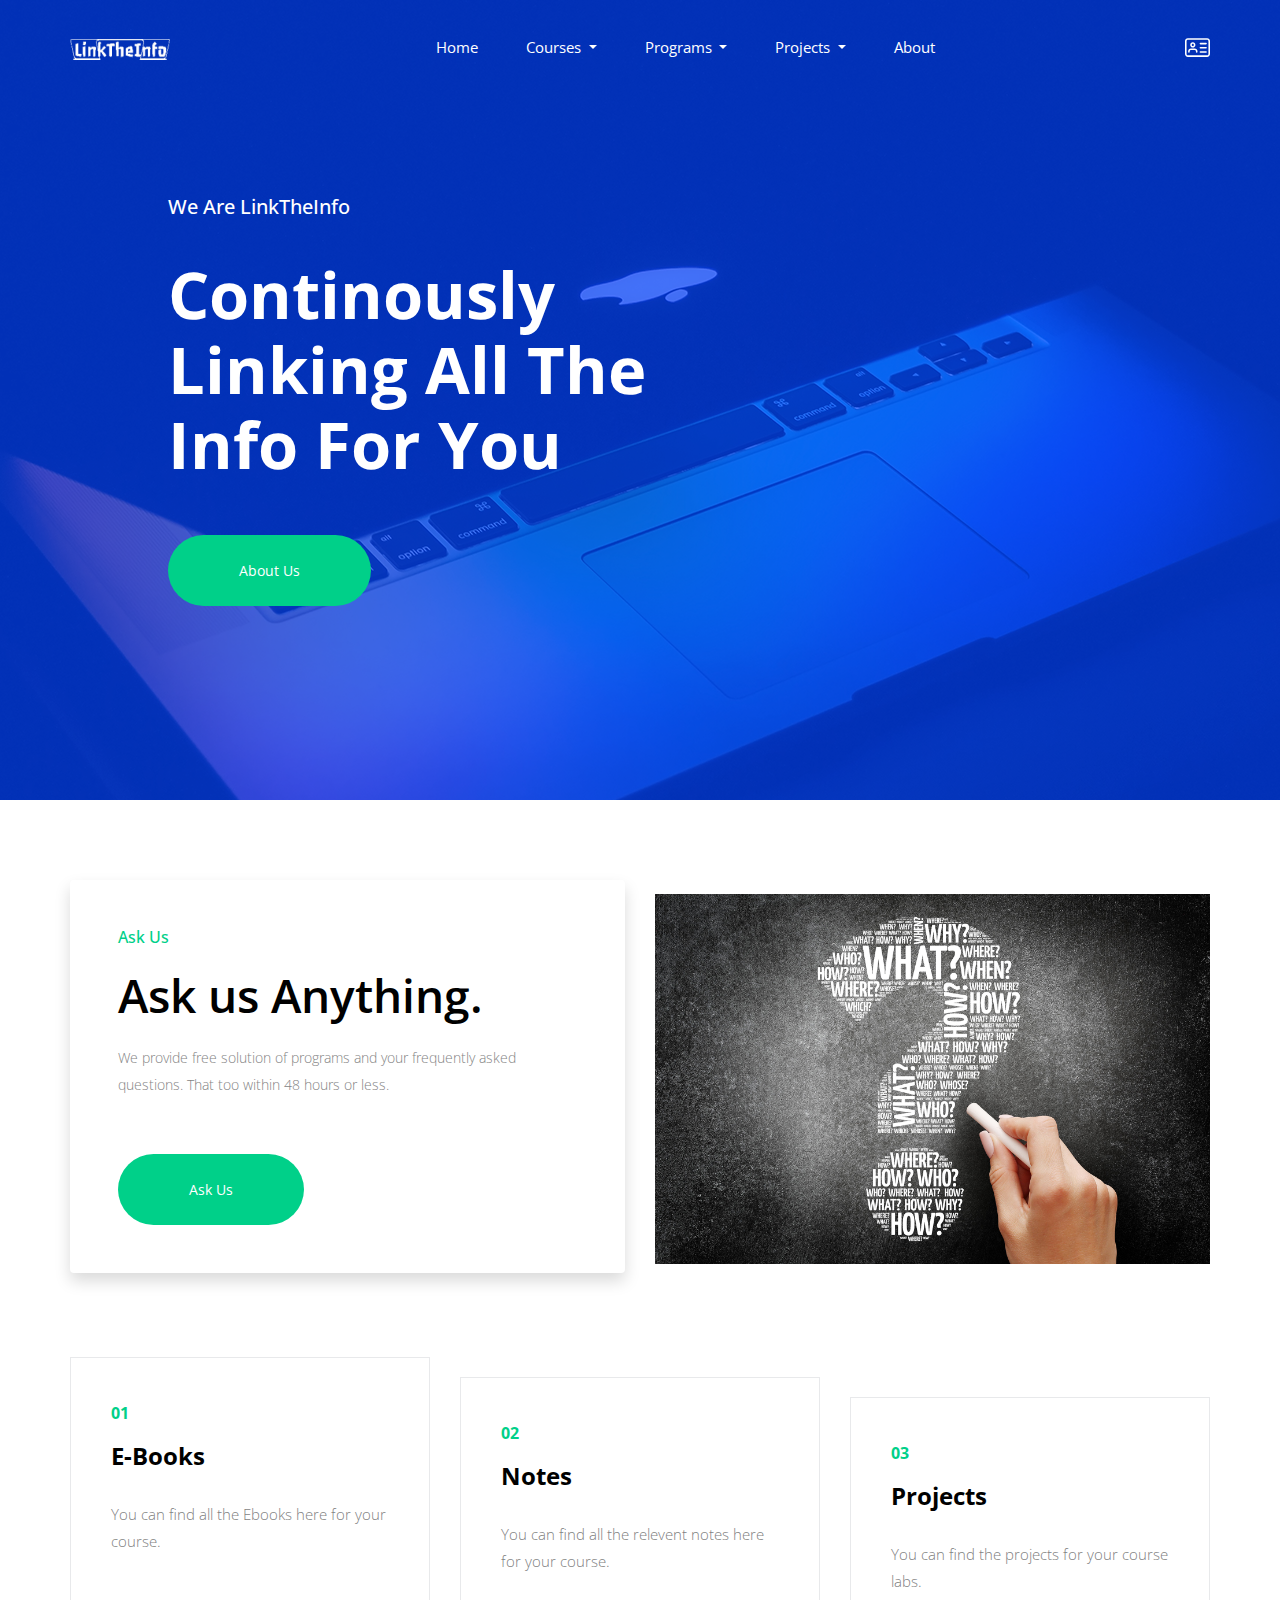
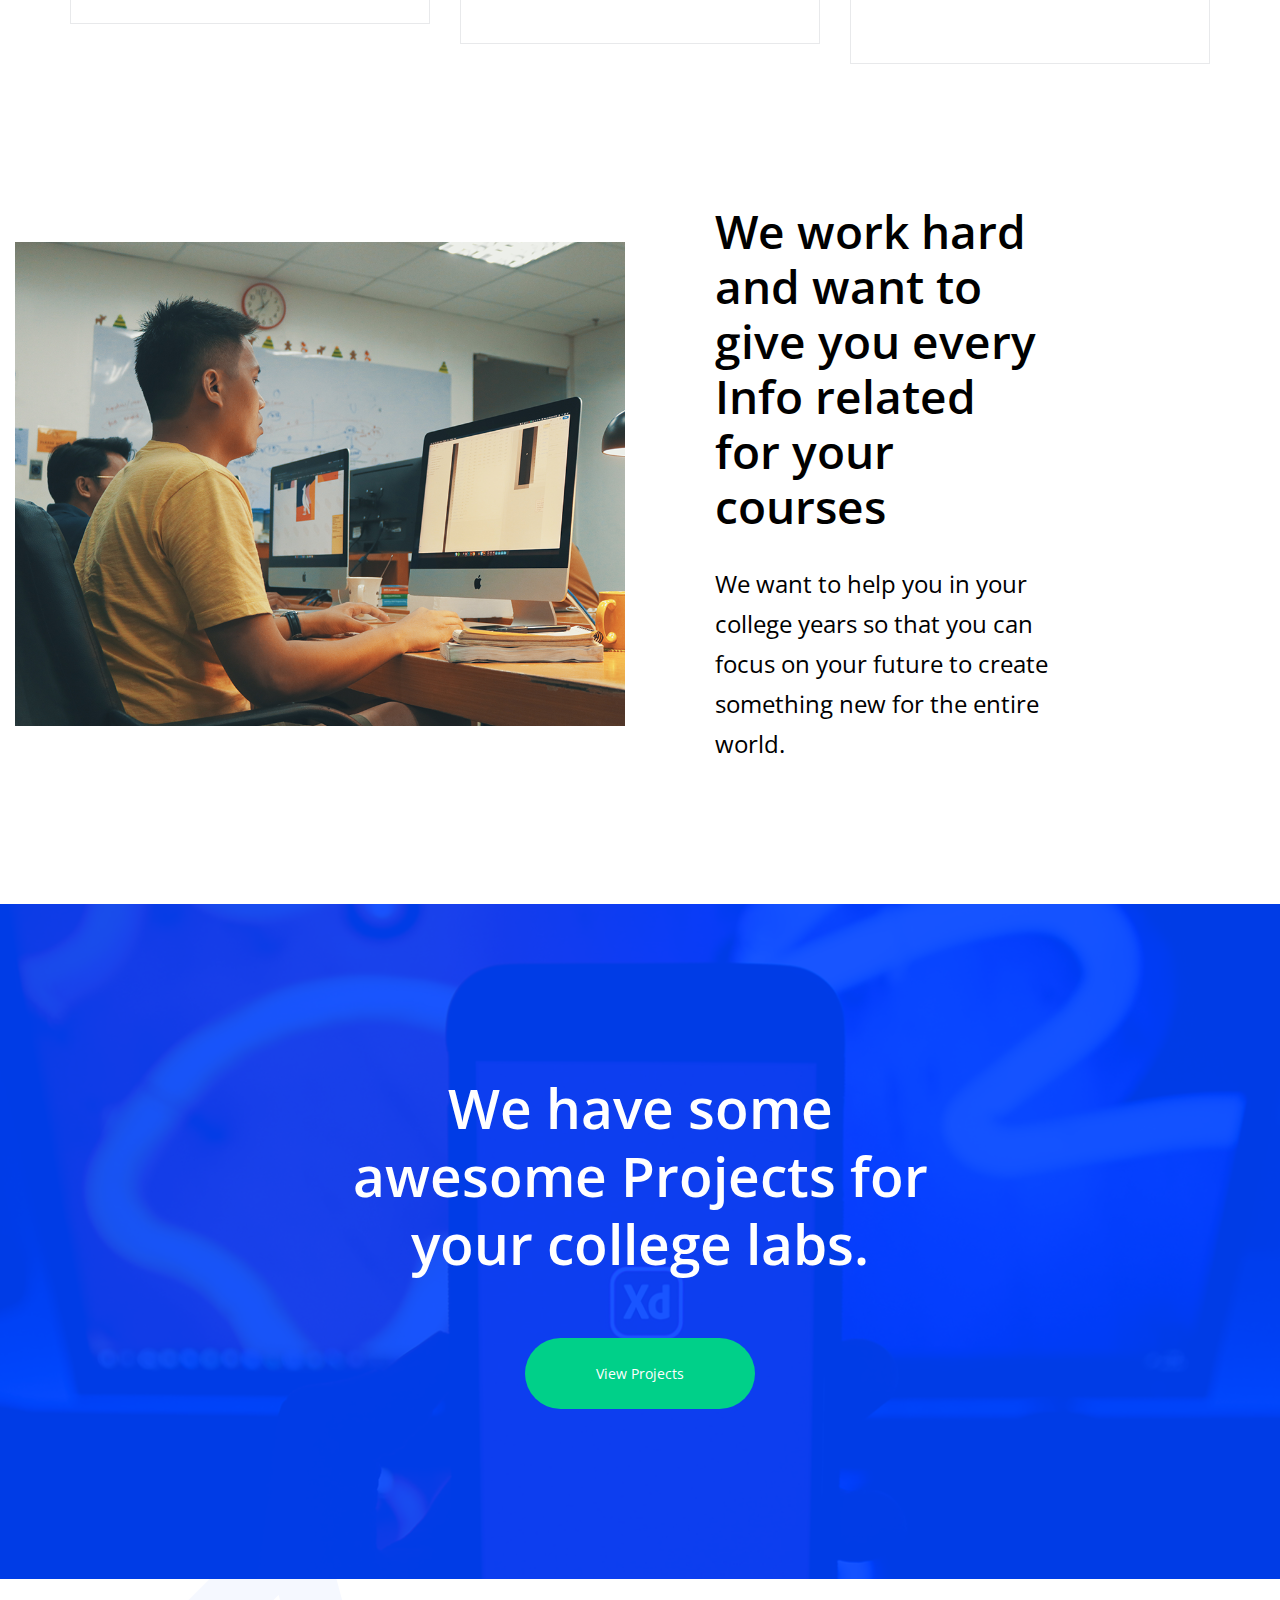
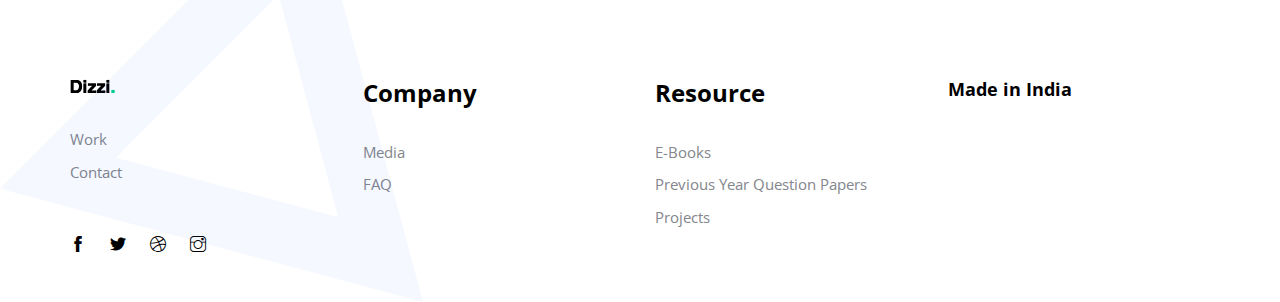
<file: index.html>
<!DOCTYPE html>
<html lang="en">
<head>
  <!-- Required meta tags -->
  <meta charset="utf-8" />
  <meta name="viewport" content="width=device-width, initial-scale=1, shrink-to-fit=no" />
  <title>LinkTheInfo</title>
  <link rel="icon" href="img/favicon.png" />
  <!-- Bootstrap CSS -->
  <link rel="stylesheet" href="css/bootstrap.min.css" />
  <!-- animate CSS -->
  <link rel="stylesheet" href="css/animate.css" />
  <!-- owl carousel CSS -->
  <link rel="stylesheet" href="css/owl.carousel.min.css" />
  <!-- themify CSS -->
  <link rel="stylesheet" href="css/themify-icons.css" />
  <!-- flaticon CSS -->
  <link rel="stylesheet" href="css/flaticon.css" />
  <!-- font awesome CSS -->
  <link rel="stylesheet" href="css/magnific-popup.css" />
  <!-- swiper CSS -->
  <link rel="stylesheet" href="css/slick.css" />
  <!-- style CSS -->
  <link rel="stylesheet" href="css/style.css" />
  <!-- font CSS -->
  <link rel="stylesheet" href="css/font-awesome.min.css" />

</head>

<body>
    <!--::header part start::-->
    <header class="main_menu home_menu">
        <div class="container">
          <div class="row align-items-left">
            <div class="col-lg-12">
              <nav class="navbar navbar-expand-lg navbar-light">
                <a class="navbar-brand" href="index.html">
                  <img src="img/logo.png" alt="logo" />
                </a>
                <button
                  class="navbar-toggler"
                  type="button"
                  data-toggle="collapse"
                  data-target="#navbarSupportedContent"
                  aria-controls="navbarSupportedContent"
                  aria-expanded="false"
                  aria-label="Toggle navigation">

                  <span class="ti-menu"></span>
                </button>

                <div
                  class="collapse navbar-collapse main-menu-item justify-content-center"
                  id="navbarSupportedContent"
                >
                  <ul class="navbar-nav align-items-center">
                    <li class="nav-item"><a class="nav-link" href="index.html">Home</a></li>
                     <!-- Courses -->
                    <li class="nav-item dropdown">
                     <a
                       class="nav-link dropdown-toggle"
                       href="#" id="navbarDropdown"
                       role="button"
                       data-toggle="dropdown"
                       aria-haspopup="true"
                       aria-expanded="false"
                     >
                      Courses
                     </a>
                      <ul class="dropdown-menu" aria-labelledby="dropdownMenu1" >
                        <li><a href="bca.html" class="dropdown-item">BCA </a></li>
                        <li><a href="#" class="dropdown-item">something</a></li>
                        <li><a href="#" class="dropdown-item">something</a></li>
                      </ul>
                    </li>
                      <!-- Programs -->
                    <li class="nav-item dropdown">
                     <a
                       class="nav-link dropdown-toggle"
                       href="#" id="navbarDropdown"
                       role="button"
                       data-toggle="dropdown"
                       aria-haspopup="true"
                       aria-expanded="false"
                     >
                      Programs
                     </a>
                      <ul class="dropdown-menu" aria-labelledby="dropdownMenu2" >
                        <li><a href="program.html" class="dropdown-item">C </a></li>
                        <li><a href="#" class="dropdown-item">C++</a></li>
                        <li><a href="#" class="dropdown-item">Java</a></li>
                      </ul>
                    </li>

                    <!-- Projects -->
                    <li class="nav-item dropdown">
                     <a
                       class="nav-link dropdown-toggle"
                       href="#" id="navbarDropdown"
                       role="button"
                       data-toggle="dropdown"
                       aria-haspopup="true"
                       aria-expanded="false"
                     >
                      Projects
                     </a>
                      <ul class="dropdown-menu" aria-labelledby="dropdownMenu3" >
                        <li><a href="project.html" class="dropdown-item">C </a></li>
                        <li><a href="#" class="dropdown-item">C++</a></li>
                        <li><a href="#" class="dropdown-item">Java</a></li>
                      </ul>
                    </li>
                    <!--
                    <li class="nav-item"><a class="nav-link" href="services.html">Programs</a></li>
                    <li class="nav-item"><a class="nav-link" href="project.html">Projects</a></li>
                    -->
                    <li class="nav-item"><a class="nav-link" href="about.html">About</a></li>


                  </ul>
                </div>
                <div class=log-in>
                    <a class="log" href="login.html">
                  <img width="25" height="25" src="img/svg/id-card.svg" alt="" ></a>
                </div>
            </div>
          </div>

              
                </div>
              </nav>
            </div>
          </div>
        </div>
      </header>
      <!-- Header part end-->

  <!-- banner part start-->
  <section class="banner_part">
    <div class="container">
      <div class="row align-items-center">
        <div class="col-lg-6 offset-lg-1">
          <div class="banner_text">
            <div class="banner_text_iner">
              <h5>We are LinkTheInfo</h5>
              <h1>Continously linking all the info for you</h1>
              <a href="about.html" class="btn_1">About Us</a>
            </div>
          </div>
        </div>
      </div>
    </div>
  </section>


  <!-- about part start-->
  <section class="about_part section_padding">
    <div class="container">
      <div class="row align-items-center justify-content-between">
        <div class="col-md-6">
          <div class="about_part_text shadow p-5 mb-1 bg-white rounded">
            <h5>Ask Us</h5>
            <h2>Ask us Anything.</h2>
            <p>
              We provide free solution of programs
              and your frequently asked questions.
              That too within 48 hours or less.
            </p>
            <a href="ask_us.html" class="btn_1">Ask us</a>
          </div>
        </div>
        <div class="col-md-6">
          <div class="about_part_img">
            <img src="img/question_mark.jpg" alt="" />
          </div>
        </div>
      </div>
    </div>
  </section>
  <!-- about part end-->

  <!-- our_service start-->
  <section class="our_service">
    <div class="container">
      <div class="row">
        <div class="col-sm-6 col-xl-4">
          <div class="single_feature">
            <div class="single_service">
              <span>01</span>
              <h4>
                E-Books <br />
              </h4>
              <p>
                You can find all the Ebooks here for your course.
              </p>
              <ul>
            <!--    <li><a href="#">BCA</a></li>
                <li><a href="#">B.Tech</a></li>
                <li><a href="#">BBA</a></li> -->
              </ul>
            </div>
          </div>
        </div>
        <div class="col-sm-6 col-xl-4">
          <div class="single_feature">
            <div class="single_service">
              <span>02</span>
              <h4>Notes</h4>
              <p>
                You can find all the relevent notes here for your course.
              </p>
              <ul>
            <!--    <li><a href="#">WordPress</a></li>
                <li><a href="#">iOS & Android</a></li>
                <li><a href="#">WFront end</a></li> -->
              </ul>
            </div>
          </div>
        </div>
        <div class="col-sm-6 col-xl-4">
          <div class="single_feature">
            <div class="single_service">
              <span>03</span>
              <h4>Projects</h4>
              <p>
                You can find the projects for your course labs.
              </p>
              <ul>
            <!--    <li><a href="#">Lead generation</a></li>
                <li><a href="#">Social media</a></li>
                <li><a href="#">Email marketing</a></li> -->
              </ul>
            </div>
          </div>
        </div>
      </div>
    </div>
  </section>
  <!-- our_service part end-->



  <!-- about part start-->
  <section class="creative padding_top padding_bottom">
    <div class="container-fluid">
      <div class="row align-items-center justify-content-start">
        <div class="col-md-6 col-xl-6">
          <div class="creative_img">
            <img src="img/creative_img.png" alt="" />
          </div>
        </div>
        <div class="col-md-6 col-xl-4">
          <div class="creative_part_text">
            <h2>We work hard and want to give you every Info related for your courses</h2>
        <!--    <p>
              There winged grass midst moving earth seed herb fifth you
              multiply you divide cattle stars first cattle.
            </p> -->
            <span>We want to help you in your college years so that you can focus on your future to create something new for the entire world.</span>
        <!--    <a href="https://www.youtube.com/watch?v=tDiJnd7SM2Y" class="popup-youtube"><i class="ti-control-play"></i> See how we work</a> -->
          </div>
        </div>
      </div>
    </div>
  </section>
  <!-- about part end-->

  <!--::review_part end::
  <div class="review_part padding_bottom" id="testimonial">
    <div class="container">
      <div class="row justify-content-center align-items-center">
        <div class="col-lg-7">
          <div class="section_tittle text-center">
            <p>Testimonials</p>
            <h2>What our Client say</h2>
          </div>
        </div>
      </div>
      <div class="row">
        <div class="col-lg-12">
          <div class="review_part_text owl-carousel">
            <div class="singler_eview_part">
              <div class="client_info">
                <img src="img/client_1.png" alt="" />
                <h4>Justine Miller</h4>
                <p>Web developer at Envato</p>
              </div>
              <p>
                “There winged grass midst moving earth seed herb fifth you
                multiply you divide cattle stars first cattle was had spirit
                you're thing, night darkness. Which itself stars creature.
              </p>
            </div>
            <div class="singler_eview_part">
              <div class="client_info">
                <img src="img/client_2.png" alt="" />
                <h4>Danny Jonson</h4>
                <p>Creative director at Apple</p>
              </div>
              <p>
                “There winged grass midst moving earth seed herb fifth you
                multiply you divide cattle stars first cattle was had spirit
                you're thing, night darkness. Which itself stars creature.
              </p>
            </div>
            <div class="singler_eview_part">
              <div class="client_info">
                <img src="img/client_1.png" alt="" />
                <h4>Justine Miller</h4>
                <p>Web developer at Envato</p>
              </div>
              <p>
                “There winged grass midst moving earth seed herb fifth you
                multiply you divide cattle stars first cattle was had spirit
                you're thing, night darkness. Which itself stars creature.
              </p>
            </div>
            <div class="singler_eview_part">
              <div class="client_info">
                <img src="img/client_2.png" alt="" />
                <h4>Danny Jonson</h4>
                <p>Creative director at Apple</p>
              </div>
              <p>
                “There winged grass midst moving earth seed herb fifth you
                multiply you divide cattle stars first cattle was had spirit
                you're thing, night darkness. Which itself stars creature.
              </p>
            </div>
          </div>
        </div>
      </div>
    </div>
    <img src="img/animate_icon/icon_3.png" class="animation_icon_3" alt="">
  </div>
  <--::review_part end::-->

  <!--::cta_part start::-->
  <div class="cta_part">
    <div class="container">
      <div class="row justify-content-center">
        <div class="col-lg-7">
          <div class="cta_iner">
            <h1>We have some awesome Projects for your college labs.</h1>
            <a href="project.html" class="btn_1">View projects</a>
          </div>
        </div>
      </div>
    </div>
  </div>
  <!--::cta_part end::-->

  <!-- footer part start-->

  <footer class="footer-area">
    <div class="container">
      <div class="row justify-content-between">
        <div class="col-sm-6 col-md-3 col-xl-3">
          <div class="single-footer-widget footer_1">



            <a href="index.html">
              <img src="img/footer_logo.png" alt="" />
            </a>
            <ul>
                 <li><a href="#">Work</a></li>
                <!-- <li><a href="#">Services</a></li> -->
              <li><a href="#">Contact</a></li>
            </ul>
            <div class="social_icon">
              <a href="#"><i class="ti-facebook"></i></a>
              <a href="#"><i class="ti-twitter-alt"></i></a>
              <a href="#"><i class="ti-dribbble"></i></a>
              <a href="#"><i class="ti-instagram"> </i></a>
            </div>
          </div>
        </div>
        <div class="col-xl-3 col-sm-6 col-md-3">
          <div class="single-footer-widget footer_2">
            <h4>Company</h4>
            <ul>
              <li>
                <a href="#">Media</a>
              </li>
            <!--  <li>
                <a href="#">Carrier</a>
              </li> -->
         <!--     <li>
                <a href="#">Testimonials</a>
              </li> -->
              <li>
                <a href="#">FAQ</a>
              </li>
            </ul>
          </div>
        </div>

        <div class="col-xl-3 col-sm-6 col-md-3">
          <div class="single-footer-widget footer_2">
            <h4>Resource</h4>
            <ul>
              <li>
                <a href="#">E-Books</a>
              </li>
              <li>
                <a href="#">Previous Year Question Papers</a>
              </li>
              <li>
                <a href="#">Projects</a>
              </li>
            </ul>
          </div>
        </div>

        <div class="col-xl-3 col-sm-6 col-md-3">
          <div class="single-footer-widget footer_2">
            <div class="single_contact_info">
              <h3>Made in India</h3>

            </div>
      <!--      <div class="single_contact_info">
              <h3>New York - USA</h3>
              <p>127, Manchaster city, London</p>
              <p>+008 728 362 278</p>
            </div> -->
          </div>
        </div>
      </div>
    </div>

    <img src="img/animate_icon/icon_2.png" class="animation_icon_2" alt="">

  </footer>
  <!-- footer part end-->

  <!-- jquery plugins here-->
  <script src="js/jquery-1.12.1.min.js"></script>
  <!-- popper js -->
  <script src="js/popper.min.js"></script>
  <!-- bootstrap js -->
  <script src="js/bootstrap.min.js"></script>
  <!-- easing js -->
  <script src="js/jquery.magnific-popup.js"></script>
  <!-- isotope js -->
  <script src="js/isotope.pkgd.min.js"></script>
  <!-- particles js -->
  <script src="js/owl.carousel.min.js"></script>
  <script src="js/jquery.nice-select.min.js"></script>
  <!-- custom js -->
  <script src="js/custom.js"></script>

</body>

</html>
</file>
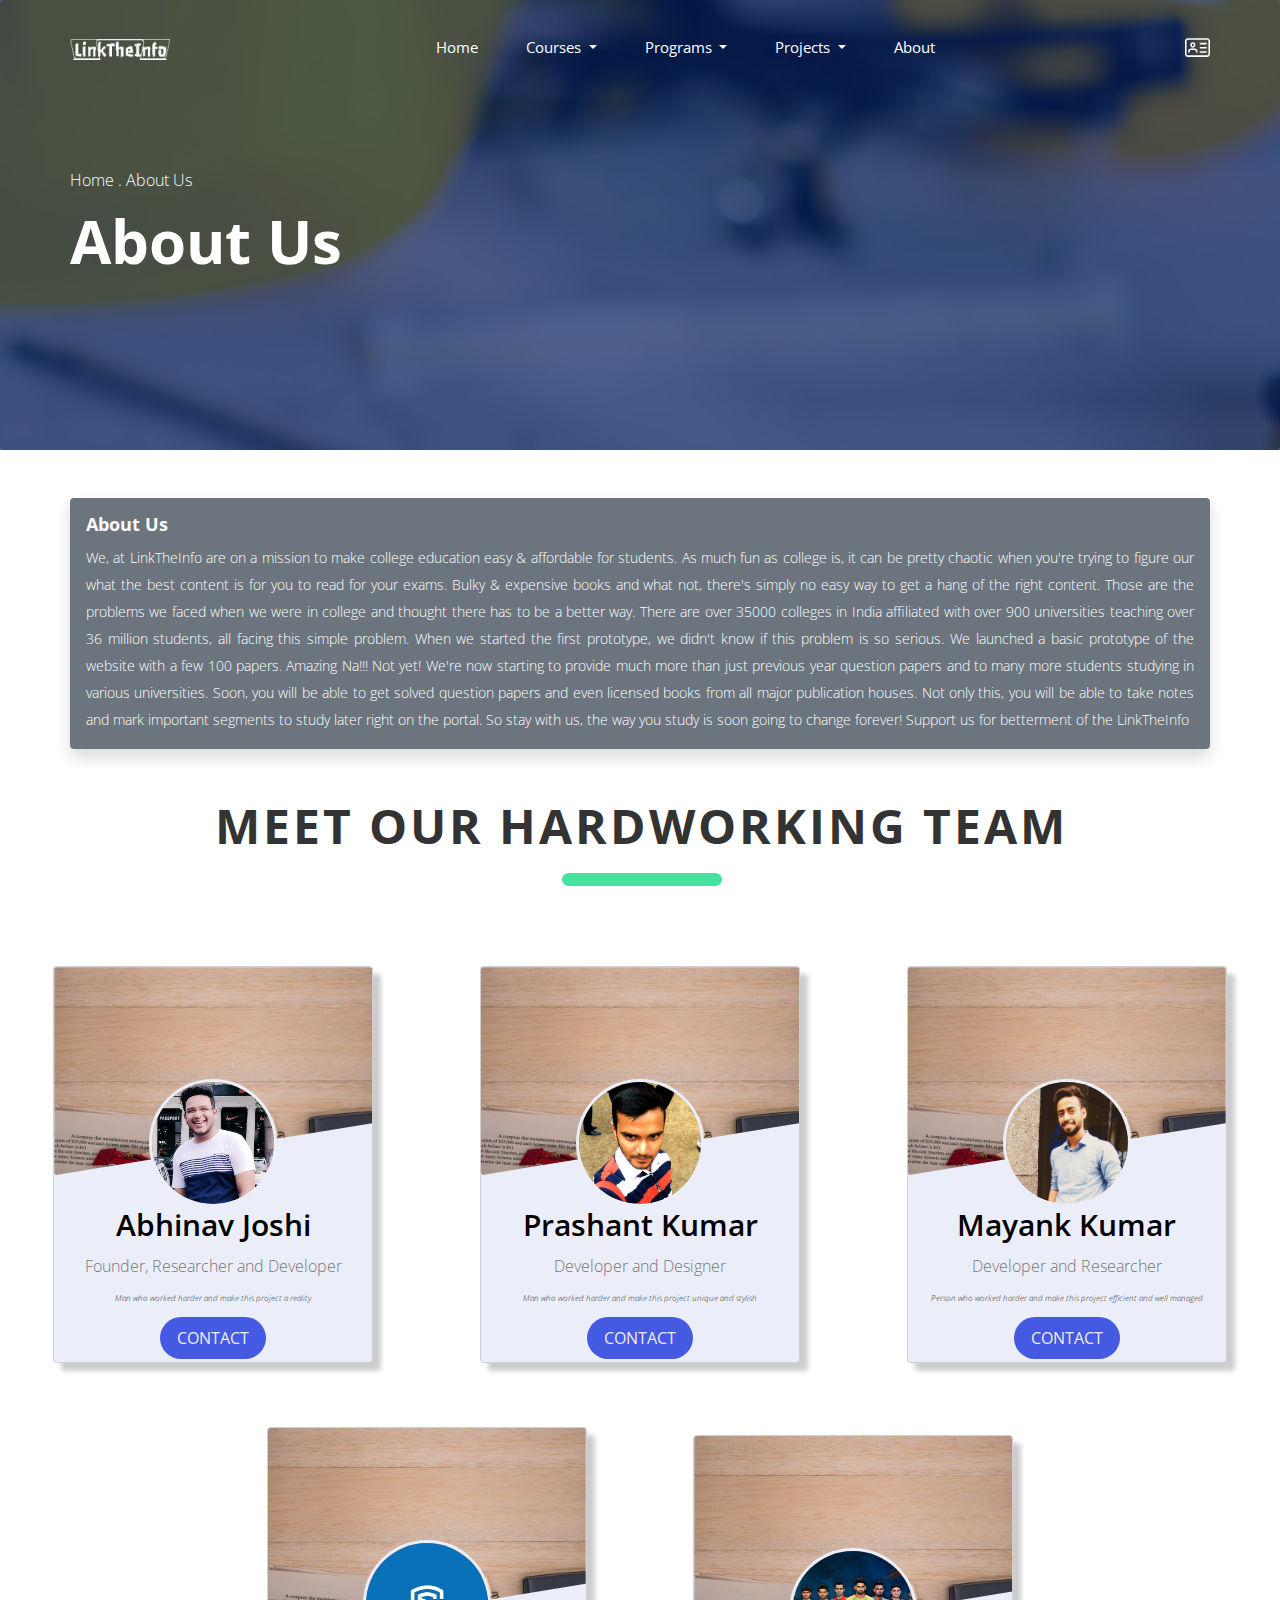
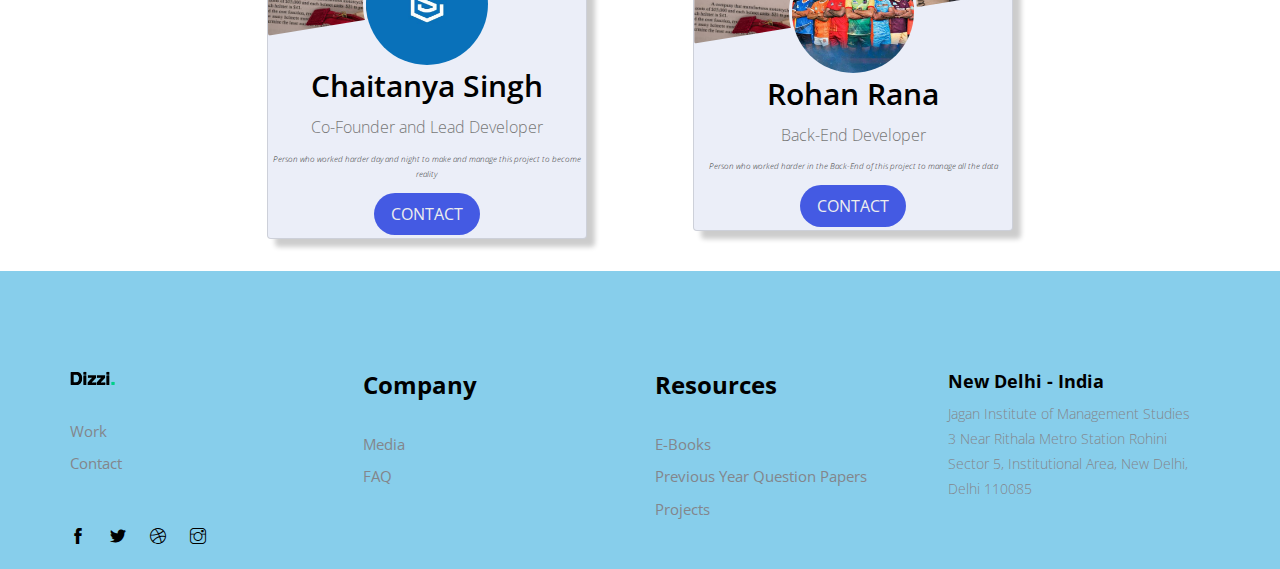
<file: about.html>
<!DOCTYPE html>
<html lang="en">
  <head>
    <!-- Required meta tags -->
    <meta charset="utf-8" />
    <meta
      name="viewport"
      content="width=device-width, initial-scale=1, shrink-to-fit=no"
    />
    <title>LinkTheInfo</title>
    <link rel="icon" href="img/favicon.png" />
    <!-- Bootstrap CSS -->
    <link rel="stylesheet" href="css/bootstrap.min.css" />
    <!-- animate CSS -->
    <link rel="stylesheet" href="css/animate.css" />
    <!-- owl carousel CSS -->
    <link rel="stylesheet" href="css/owl.carousel.min.css" />
    <!-- themify CSS -->
    <link rel="stylesheet" href="css/themify-icons.css" />
    <!-- flaticon CSS -->
    <link rel="stylesheet" href="css/flaticon.css" />
    <!-- font awesome CSS -->
    <link rel="stylesheet" href="css/magnific-popup.css" />
    <!-- swiper CSS -->
    <link rel="stylesheet" href="css/slick.css" />
    <!-- style CSS -->
    <link rel="stylesheet" href="css/style.css" />
    <!-- font CSS -->
    <link rel="stylesheet" href="css/font-awesome.min.css" />
    <!--for about page-->
    <link rel="stylesheet" href="css/about.css" />
  </head>

    <!--::header part start::-->
    <header class="main_menu home_menu">
      <div class="container">
        <div class="row align-items-left">
          <div class="col-lg-12">
            <nav class="navbar navbar-expand-lg navbar-light">
              <a class="navbar-brand" href="index.html">
                <img src="img/logo.png" alt="logo" />
              </a>
              <button
                class="navbar-toggler"
                type="button"
                data-toggle="collapse"
                data-target="#navbarSupportedContent"
                aria-controls="navbarSupportedContent"
                aria-expanded="false"
                aria-label="Toggle navigation">

                <span class="ti-menu"></span>
              </button>
              <div
                class="collapse navbar-collapse main-menu-item justify-content-center"
                id="navbarSupportedContent"
              >
                <ul class="navbar-nav align-items-center">
                  <li class="nav-item"><a class="nav-link" href="index.html">Home</a></li>
                   <!-- Courses -->
                  <li class="nav-item dropdown">
                   <a
                     class="nav-link dropdown-toggle"
                     href="#" id="navbarDropdown"
                     role="button"
                     data-toggle="dropdown"
                     aria-haspopup="true"
                     aria-expanded="false"
                   >
                    Courses
                   </a>
                    <ul class="dropdown-menu" aria-labelledby="dropdownMenu1" >
                      <li><a href="bca.html" class="dropdown-item">BCA </a></li>
                      <li><a href="#" class="dropdown-item">something</a></li>
                      <li><a href="#" class="dropdown-item">something</a></li>
                    </ul>
                  </li>
                    <!-- Programs -->
                  <li class="nav-item dropdown">
                   <a
                     class="nav-link dropdown-toggle"
                     href="#" id="navbarDropdown"
                     role="button"
                     data-toggle="dropdown"
                     aria-haspopup="true"
                     aria-expanded="false"
                   >
                    Programs
                   </a>
                    <ul class="dropdown-menu" aria-labelledby="dropdownMenu2" >
                      <li><a href="program.html" class="dropdown-item">C </a></li>
                      <li><a href="#" class="dropdown-item">C++</a></li>
                      <li><a href="#" class="dropdown-item">Java</a></li>
                    </ul>
                  </li>

                  <!-- Projects -->
                  <li class="nav-item dropdown">
                   <a
                     class="nav-link dropdown-toggle"
                     href="#" id="navbarDropdown"
                     role="button"
                     data-toggle="dropdown"
                     aria-haspopup="true"
                     aria-expanded="false"
                   >
                    Projects
                   </a>
                    <ul class="dropdown-menu" aria-labelledby="dropdownMenu3" >
                      <li><a href="project.html" class="dropdown-item">C </a></li>
                      <li><a href="#" class="dropdown-item">C++</a></li>
                      <li><a href="#" class="dropdown-item">Java</a></li>
                    </ul>
                  </li>
                  <!--
                  <li class="nav-item"><a class="nav-link" href="services.html">Programs</a></li>
                  <li class="nav-item"><a class="nav-link" href="project.html">Projects</a></li>
                  -->
                  <li class="nav-item"><a class="nav-link" href="about.html">About</a></li>


                </ul>
              </div>
              <div class=log-in>
                  <a class="log" href="login.html">
                <img width="25" height="25" src="img/svg/id-card.svg" alt="" ></a>
              </div>
            
           </nav>
          </div>
        </div>   
       </div>

    </header>
    <!-- Header part end-->

    <!-- breadcrumb start-->
    <section class="breadcrumb breadcrumb_bg align-items-center">
        <div class="container">
            <div class="row align-items-center justify-content-between">
                <div class="col-sm-6">
                    <div class="breadcrumb_tittle">
                        <p>home . about us</p>
                        <h2>about us</h2>
                    </div>
                </div>
            </div>
        </div>
    </section>
    <!-- breadcrumb start-->


    <!-- Back to top button -->
<a id="button"></a>


    <!-- about part start-->




   
      <div class="container mt-5" >
        <div class="row align-items-center justify-content-between">
          <div class="col-md-12 " >
            <div class="about_part_text shadow p-3 mb-5 bg-secondary rounded"> <!-- style="background-image: url(https://www.pixelstalk.net/wp-content/uploads/2016/03/Photo-image-dark-wallpaper.png); --> 
              <h4 class="text-light">About Us</h4>
              
              <p class="text-white text-justify ">              
                We, at LinkTheInfo are on a mission to make college education easy & affordable for students. As much fun as college is, it can be pretty chaotic when you're trying to figure our what the best content is for you to read for your exams. Bulky & expensive books and what not, there's simply no easy way to get a hang of the right content. 

Those are the problems we faced when we were in college and thought there has to be a better way. There are over 35000 colleges in India affiliated with over 900 universities teaching over 36 million students, all facing this simple problem. 
When we started the first prototype, we didn't know if this problem is so serious. We launched a basic prototype of the website with a few 100 papers. Amazing Na!!! 
Not yet! We're now starting to provide much more than just previous year question papers and to many more students studying in various universities. Soon, you will be able to get solved question papers and even licensed books from all major publication houses. Not only this, you will be able to take notes and mark important segments to study later right on the portal. 
So stay with us, the way you study is soon going to change forever!
Support us for betterment of the LinkTheInfo 
              </p>
              
            </div>
          </div>

        </div>
      </div>
   
    <!-- about part end-->
    <!--about team start
    <div class="container bg-dark rounded ">
      <div class="w-25 p-3">
        <h2 class="text-white">Team Members</h2>
      </div>
      
    </div>
    <div class="container p-3">
       <div class="row align-items-center justify-content-between">
        <div class="col-md-6">
      <div class="card bg-dark" style="width: 18rem;">
  <img src="https://avatars3.githubusercontent.com/u/32868290?s=460&v=4" class="card-img-top"  height="130" width="50">
  <div class="card-body">
    <h5 class="card-title text-white">Chaitanya Singh</h5>
    <p class="card-text text-light">Connect with me</p>
    <a href="mailto:chaitanyasingh92@yahoo.com" ><img class=" rounded shadow   bg-white rounded" src="img/mail.jpeg" height="30px" width="30px"></a>
     <a href="mailto:chaitanyasingh92@yahoo.com" ><img class=" rounded shadow  mb-5 bg-white rounded" src="img/mail.jpeg" height="30px" width="30px"></a>
      <a href="mailto:chaitanyasingh92@yahoo.com" ><img class=" rounded shadow  mb-5 bg-white rounded" src="img/mail.jpeg" height="30px" width="30px"></a>
  </div>
</div>

<<<<<<< HEAD
</div>
    </div>
    
    about team End
     <div class="container">
        <div class="row align-items-center justify-content-between">
          
            <div class="col-md-6" >
              <div style="">
                 <img src="https://avatars3.githubusercontent.com/u/32868290?s=460&v=4" class="img-fluid" alt="Responsive image">
              </div>
           
          </div>
         
          
          <div class="col-md-6">
            <div class="about_part_img">
              <img src="img/about.jpg" height="90%" width="110%">
            </div>
          </div>
        </div>
      </div>
    other option end-->


<!--2nd ATTEMPT 
   
   <header class="bg-dark text-center py-2 mb-4">
  <div class="container">
    <h1 class="font-weight-light text-white">Meet the Team</h1>
  </div>
</header>

    <div class="container">
        <div class="row align-items-center justify-content-between">
          
            <div class="col-md-6" >
              <div style="">
                 <img src="https://avatars3.githubusercontent.com/u/32868290?s=460&v=4" class="img-fluid" alt="Responsive image">
              </div>
           
          </div>
         
          
          <div class="col-md-6">
            <div class="about_part_img">
              <img src="img/about.jpg" height="90%" width="110%">
            </div>
          </div>
        </div>
      </div>


-->



<!--about START-->




<h1 class="heading">Meet Our Hardworking Team</h1>

<div class="container-fluid">
  <div class="row" style="height: 100%; display: flex; align-items: center; justify-content: center;">
    <!--Team Member 1-->
    <div class="col-md-6 col-lg-4 col-sm-12" style="height: 100%; display: flex; align-items: center; justify-content: center;" >
      <div class="card ">
        <img src="img/about/bg-02.jpg" class="card-img">
        <img src="img/about/joshi.jpg" class="profile-img">
        <h2>Abhinav Joshi</h2>
        <p class="job-title">Founder, Researcher and Developer</p>
        <p class="about">
          Man who worked harder and make this project a reality 
        </p>
        <a href="#" class="btn">Contact</a>
        
      </div>
    </div>

    <!--Team Member 2-->
        <div class="col-md-6 col-lg-4 col-sm-12" style="height: 100%; display: flex; align-items: center; justify-content: center;">
      <div class="card ">
        <img src="img/about/bg-02.jpg" class="card-img">
        <img src="img/about/chauhan.jpg" class="profile-img">
        <h2>Prashant Kumar</h2>
        <p class="job-title">Developer and Designer</p>
        <p class="about">
          Man who worked harder and make this project unique and stylish 
        </p>
        <a href="#" class="btn">Contact</a>
        
      </div>
    </div>

    <!--Team Member 3-->
        <div class="col-md-6 col-lg-4 col-sm-12" style="height: 100%; display: flex; align-items: center; justify-content: center;">
      <div class="card ">
        <img src="img/about/bg-02.jpg" class="card-img">
        <img src="img/about/sharma.jpg" class="profile-img">
        <h2>Mayank Kumar</h2>
        <p class="job-title">Developer and Researcher</p>
        <p class="about">
          Person who worked harder and make this project efficient and well managed 
        </p>
        <a href="#" class="btn">Contact</a>
        
      </div>
    </div>  
        <!--Team Member 4-->
    <div class="col-md-6 col-lg-4 col-sm-12" style="height: 100%; display: flex; align-items: center; justify-content: center;">
      <div class="card ">
        <img src="img/about/bg-02.jpg" class="card-img">
        <img src="img/about/chait.jpeg" class="profile-img">
        <h2>Chaitanya Singh</h2>
        <p class="job-title">Co-Founder and Lead Developer</p>
        <p class="about">
          Person who worked harder day and night to make and manage this project to become reality 
        </p>
        <a href="#" class="btn">Contact</a>
        
      </div>
    </div>

    <!--Team Member 5-->
        <div class="col-md-6 col-lg-4 col-sm-12" style="height: 100%; display: flex; align-items: center; justify-content: center;">
      <div class="card ">
        <img src="img/about/bg-02.jpg" class="card-img">
        <img src="img/about/rana.jpg" class="profile-img">
        <h2>Rohan Rana</h2>
        <p class="job-title">Back-End Developer</p>
        <p class="about">
          Person who worked harder in the Back-End of this project to manage all the data 
        </p>
        <a href="#" class="btn">Contact</a>
        
      </div>
    </div>

  </div>  
</div>





    

    <!-- footer part start-->
        <footer class="footer-area"
style="background-color: skyblue";>


    
    
    

            <div class="container">
              <div class="row justify-content-between">
                <div class="col-sm-6 col-md-3 col-xl-3">
                  <div class="single-footer-widget footer_1">
                    <a href="index.html">
                      <img src="img/footer_logo.png" alt="" />
                    </a>
                    <ul>

                      
                   
                     <li><a href="#">Work</a></li>
                <!--     <li><a href="#">Services</a></li> -->
                      <li><a href="#">Contact</a></li>
                    </ul>
                    <div class="social_icon">
                      <a href="#"><i class="ti-facebook"></i></a>
                      <a href="#"><i class="ti-twitter-alt"></i></a>
                      <a href="#"><i class="ti-dribbble"></i></a>
                      <a href="#"><i class="ti-instagram"></i></a>
                    </div>
                  </div>
                </div>
                <div class="col-xl-3 col-sm-6 col-md-3">
                  <div class="single-footer-widget footer_2">
                    <h4>Company</h4>
                    <ul>
                      <li>
                        <a href="#">Media</a>
                      </li>
             <!--         <li>
                        <a href="#">Carrier</a>
                      </li>
                      <li>
                        <a href="#">Testimonials</a>
                      </li> -->
                      <li>
                        <a href="#">FAQ</a>
                      </li>
                    </ul>
                  </div>
                </div>
               <div class="col-xl-3 col-sm-6 col-md-3">
                  <div class="single-footer-widget footer_2">
                    <h4>Resources</h4>
                    <ul>
                      <li>
                        <a href="#">E-Books</a>
                      </li>
                      <li>
                        <a href="#">Previous Year Question Papers</a>
                      </li>
                      <li>
                        <a href="#">Projects</a>
                      </li>
                    </ul>
                  </div>
                </div> 
                <div class="col-xl-3 col-sm-6 col-md-3">
                  <div class="single-footer-widget footer_2">
                    <div class="single_contact_info">

                      
                      

                      <h3>New Delhi - India</h3>
					  <p> Jagan Institute of Management Studies </p>
                      <p> 3 Near Rithala Metro Station Rohini Sector 5, Institutional Area, New Delhi, Delhi 110085</p>
                      

                    </div>
<!--
                    <div class="single_contact_info">
                    <!--  <h3>New York - USA</h3>
                      <p>127, Manchaster city, London</p>

                      <p>+008 728 362 278</p>
                    </div> -->
                     
                  </div>
                </div>
              </div>
            </div>
         
    </footer>
    <!-- footer part end-->


  <!-- jquery plugins here-->
  <script src="js/jquery-1.12.1.min.js"></script>
  <!-- popper js -->
  <script src="js/popper.min.js"></script>
  <!-- bootstrap js -->
  <script src="js/bootstrap.min.js"></script>
  <!-- easing js -->
  <script src="js/jquery.magnific-popup.js"></script>
  <!-- isotope js -->
  <script src="js/isotope.pkgd.min.js"></script>
  <!-- particles js -->
  <script src="js/owl.carousel.min.js"></script>
  <script src="js/jquery.nice-select.min.js"></script>
  <!-- custom js -->
  <script src="js/custom.js"></script>

</body>
</html>
</file>
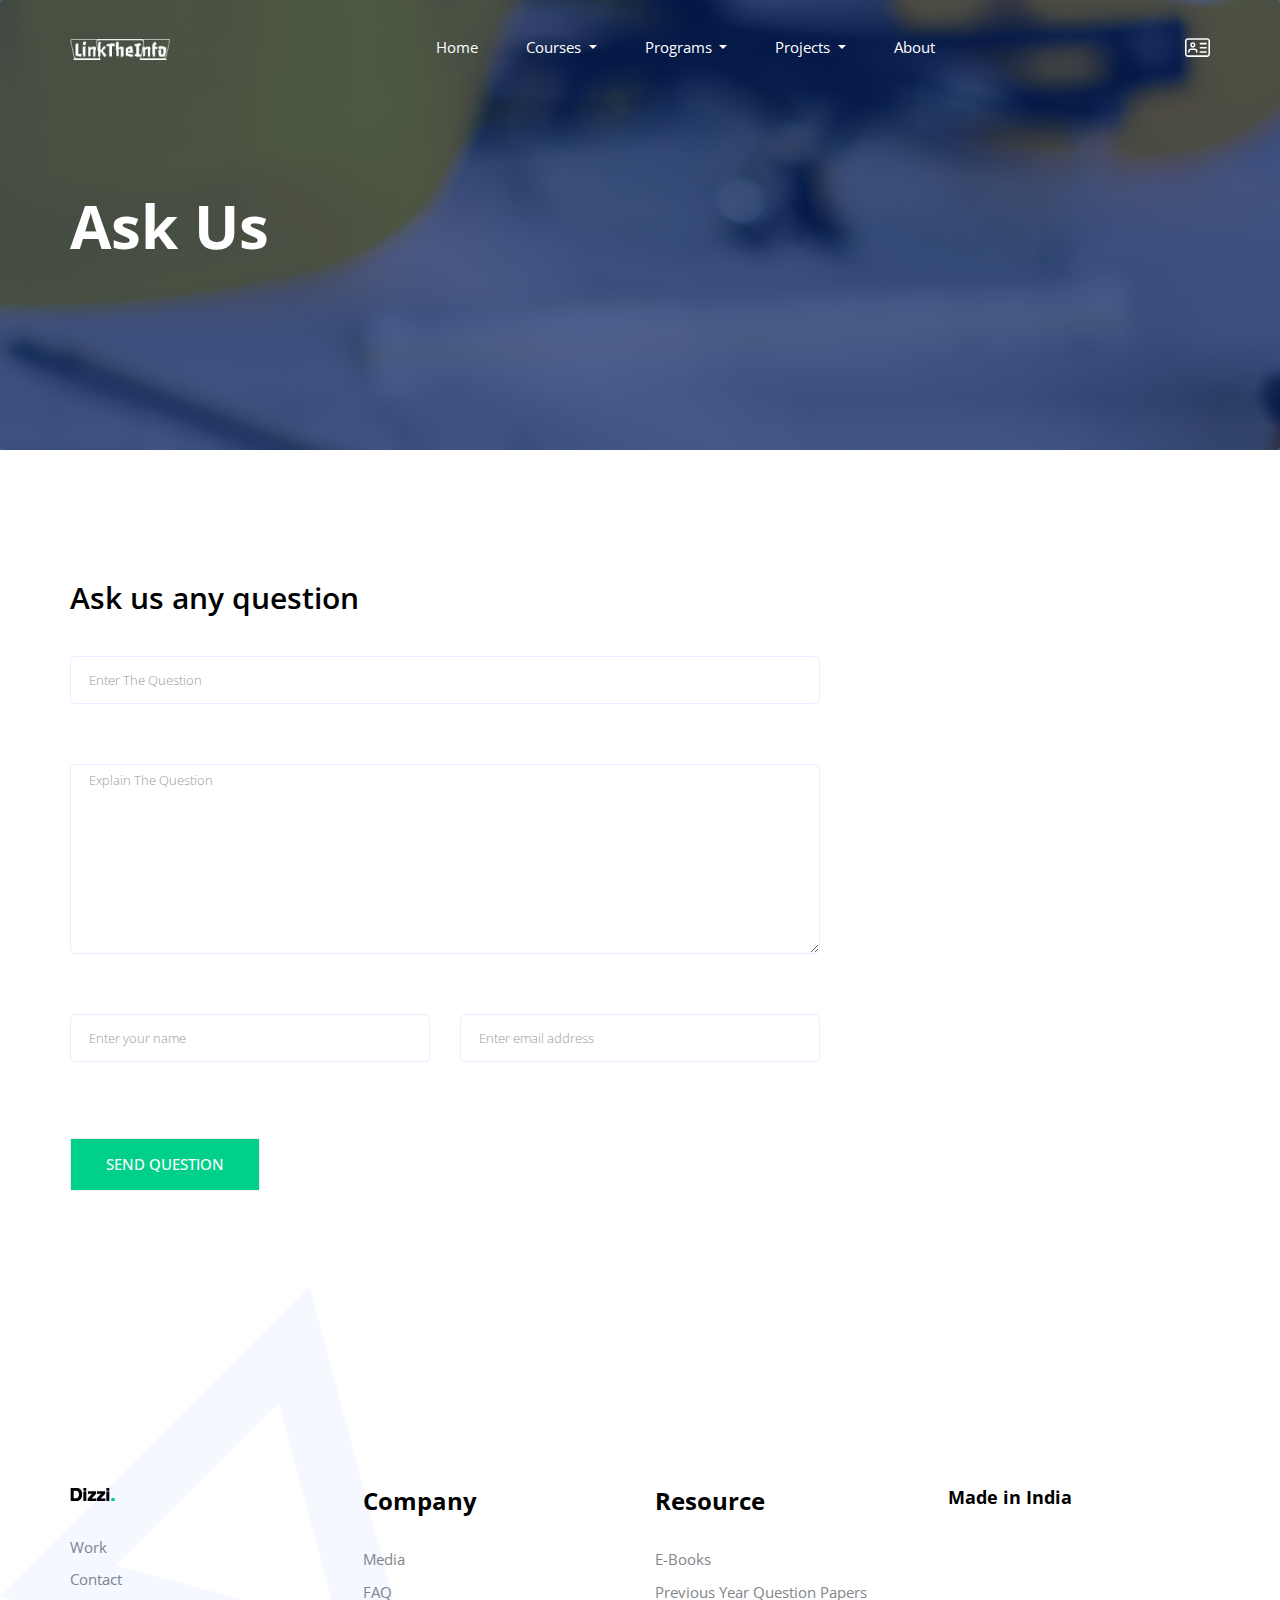
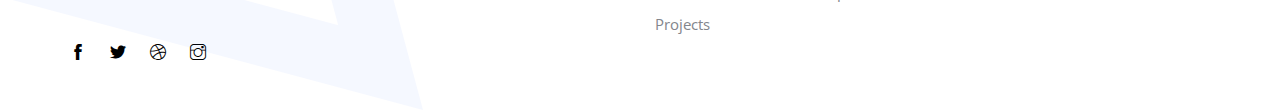
<file: ask_us.html>
<!DOCTYPE html>
<html lang="en">
  <head>
    <!-- Required meta tags -->
    <meta charset="utf-8" />
    <meta
      name="viewport"
      content="width=device-width, initial-scale=1, shrink-to-fit=no"
    />
    <title>Ask us</title>
    <link rel="icon" href="img/favicon.png" />
    <!-- Bootstrap CSS -->
    <link rel="stylesheet" href="css/bootstrap.min.css" />
    <!-- animate CSS -->
    <link rel="stylesheet" href="css/animate.css" />
    <!-- owl carousel CSS -->
    <link rel="stylesheet" href="css/owl.carousel.min.css" />
    <!-- themify CSS -->
    <link rel="stylesheet" href="css/themify-icons.css" />
    <!-- flaticon CSS -->
    <link rel="stylesheet" href="css/flaticon.css" />
    <!-- font awesome CSS -->
    <link rel="stylesheet" href="css/magnific-popup.css" />
    <!-- swiper CSS -->
    <link rel="stylesheet" href="css/slick.css" />
    <!-- style CSS -->
    <link rel="stylesheet" href="css/style.css" />
  </head>

  <body>
    <!--::header part start::-->
    <header class="main_menu home_menu">
      <div class="container">
        <div class="row align-items-left">
          <div class="col-lg-12">
            <nav class="navbar navbar-expand-lg navbar-light">
              <a class="navbar-brand" href="index.html">
                <img src="img/logo.png" alt="logo" />
              </a>
              <button
                class="navbar-toggler"
                type="button"
                data-toggle="collapse"
                data-target="#navbarSupportedContent"
                aria-controls="navbarSupportedContent"
                aria-expanded="false"
                aria-label="Toggle navigation">

                <span class="ti-menu"></span>
              </button>

              <div
                class="collapse navbar-collapse main-menu-item justify-content-center"
                id="navbarSupportedContent"
              >
                <ul class="navbar-nav align-items-center">
                  <li class="nav-item"><a class="nav-link" href="index.html">Home</a></li>
                   <!-- Courses -->
                  <li class="nav-item dropdown">
                   <a
                     class="nav-link dropdown-toggle"
                     href="#" id="navbarDropdown"
                     role="button"
                     data-toggle="dropdown"
                     aria-haspopup="true"
                     aria-expanded="false"
                   >
                    Courses
                   </a>
                    <ul class="dropdown-menu" aria-labelledby="dropdownMenu1" >
                      <li><a href="bca.html" class="dropdown-item">BCA </a></li>
                      <li><a href="#" class="dropdown-item">something</a></li>
                      <li><a href="#" class="dropdown-item">something</a></li>
                    </ul>
                  </li>
                    <!-- Programs -->
                  <li class="nav-item dropdown">
                   <a
                     class="nav-link dropdown-toggle"
                     href="#" id="navbarDropdown"
                     role="button"
                     data-toggle="dropdown"
                     aria-haspopup="true"
                     aria-expanded="false"
                   >
                    Programs
                   </a>
                    <ul class="dropdown-menu" aria-labelledby="dropdownMenu2" >
                      <li><a href="program.html" class="dropdown-item">C </a></li>
                      <li><a href="#" class="dropdown-item">C++</a></li>
                      <li><a href="#" class="dropdown-item">Java</a></li>
                    </ul>
                  </li>

                  <!-- Projects -->
                  <li class="nav-item dropdown">
                   <a
                     class="nav-link dropdown-toggle"
                     href="#" id="navbarDropdown"
                     role="button"
                     data-toggle="dropdown"
                     aria-haspopup="true"
                     aria-expanded="false"
                   >
                    Projects
                   </a>
                    <ul class="dropdown-menu" aria-labelledby="dropdownMenu3" >
                      <li><a href="project.html" class="dropdown-item">C </a></li>
                      <li><a href="#" class="dropdown-item">C++</a></li>
                      <li><a href="#" class="dropdown-item">Java</a></li>
                    </ul>
                  </li>
                  <!--
                  <li class="nav-item"><a class="nav-link" href="services.html">Programs</a></li>
                  <li class="nav-item"><a class="nav-link" href="project.html">Projects</a></li>
                  -->
                  <li class="nav-item"><a class="nav-link" href="about.html">About</a></li>


                </ul>
              </div>
              <div class=log-in>
                  <a class="log" href="login.html">
                <img width="25" height="25" src="img/svg/id-card.svg" alt="" ></a>
              </div>
          </div>
        </div>

            
              </div>
            </nav>
          </div>
        </div>
      </div>
    </header>
    <!-- Header part end-->
    <!-- breadcrumb start-->
    <section class="breadcrumb breadcrumb_bg align-items-center">
        <div class="container">
            <div class="row align-items-center justify-content-between">
                <div class="col-sm-6">
                    <div class="breadcrumb_tittle">
                    <!--    <p>home . ask us</p> -->
                        <h2>Ask Us</h2>
                    </div>
                </div>
            </div>
        </div>
    </section>
    <!-- breadcrumb start-->

  <!-- ================ contact section start ================= -->
  <section class="contact-section section_padding">
    <div class="container">
      <div class="d-none d-sm-block mb-5 pb-4">

      <div class="row">
        <div class="col-12">
          <h2 class="contact-title">Ask us any question</h2>
        </div>
        <div class="col-lg-8">
          <form class="form-contact contact_form" action="contact_process.php" method="post" id="contactForm" novalidate="novalidate">
            <div class="row">
              <div class="col-12">
                <div class="form-group">

                      <input class="form-control" name="ques" id="ques" type="text" onfocus="this.placeholder = ''" onblur="this.placeholder = 'Enter The Question'" placeholder = 'Enter The Question'>
                </div>
              </div>
              <div class="col-12">
                <div class="form-group">
                    <textarea class="form-control w-100" name="explain" id="explain" cols="30" rows="9" onfocus="this.placeholder = ''" onblur="this.placeholder = 'Explain The Question'" placeholder = 'Explain The Question'></textarea>
                </div>
              </div>
              <div class="col-sm-6">
                <div class="form-group">
                  <input class="form-control" name="name" id="name" type="text" onfocus="this.placeholder = ''" onblur="this.placeholder = 'Enter your name'" placeholder = 'Enter your name'>
                </div>
              </div>
              <div class="col-sm-6">
                <div class="form-group">
                  <input class="form-control" name="email" id="email" type="email" onfocus="this.placeholder = ''" onblur="this.placeholder = 'Enter email address'" placeholder = 'Enter email address'>
                </div>
              </div>
              
            </div>
            <div class="form-group mt-3">
              <button type="submit" class="button button-contactForm btn_1">Send Question</button>
            </div>
          </form>
        </div>
        <!--
        <div class="col-lg-4">
          <div class="media contact-info">
            <span class="contact-info__icon"><i class="ti-home"></i></span>
            <div class="media-body">
              <h3>Buttonwood, California.</h3>
              <p>Rosemead, CA 91770</p>
            </div>
          </div>
          <div class="media contact-info">
            <span class="contact-info__icon"><i class="ti-tablet"></i></span>
            <div class="media-body">
              <h3>00 (440) 9865 562</h3>
              <p>Mon to Fri 9am to 6pm</p>
            </div>
          </div>
          <div class="media contact-info">
            <span class="contact-info__icon"><i class="ti-email"></i></span>
            <div class="media-body">
              <h3>support@colorlib.com</h3>
              <p>Send us your query anytime!</p>
            </div>
          </div>
         -->
        </div>
      </div>
    </div>
  </section>
  <!-- ================ contact section end ================= -->

<!-- footer part start-->
<footer class="footer-area">
    <div class="container">
      <div class="row justify-content-between">
        <div class="col-sm-6 col-md-3 col-xl-3">
          <div class="single-footer-widget footer_1">



            <a href="index.html">
              <img src="img/footer_logo.png" alt="" />
            </a>
            <ul>
                 <li><a href="#">Work</a></li>
                <!-- <li><a href="#">Services</a></li> -->
              <li><a href="#">Contact</a></li>
            </ul>
            <div class="social_icon">
              <a href="#"><i class="ti-facebook"></i></a>
              <a href="#"><i class="ti-twitter-alt"></i></a>
              <a href="#"><i class="ti-dribbble"></i></a>
              <a href="#"><i class="ti-instagram"> </i></a>
            </div>
          </div>
        </div>
        <div class="col-xl-3 col-sm-6 col-md-3">
          <div class="single-footer-widget footer_2">
            <h4>Company</h4>
            <ul>
              <li>
                <a href="#">Media</a>
              </li>
            <!--  <li>
                <a href="#">Carrier</a>
              </li> -->
         <!--     <li>
                <a href="#">Testimonials</a>
              </li> -->
              <li>
                <a href="#">FAQ</a>
              </li>
            </ul>
          </div>
        </div>

        <div class="col-xl-3 col-sm-6 col-md-3">
          <div class="single-footer-widget footer_2">
            <h4>Resource</h4>
            <ul>
              <li>
                <a href="#">E-Books</a>
              </li>
              <li>
                <a href="#">Previous Year Question Papers</a>
              </li>
              <li>
                <a href="#">Projects</a>
              </li>
            </ul>
          </div>
        </div>

        <div class="col-xl-3 col-sm-6 col-md-3">
          <div class="single-footer-widget footer_2">
            <div class="single_contact_info">
              <h3>Made in India</h3>

            </div>
      <!--      <div class="single_contact_info">
              <h3>New York - USA</h3>
              <p>127, Manchaster city, London</p>
              <p>+008 728 362 278</p>
            </div> -->
          </div>
        </div>
      </div>
    </div>

    <img src="img/animate_icon/icon_2.png" class="animation_icon_2" alt="">

  </footer>
    <!-- footer part end-->

    <!-- jquery plugins here-->
    <script src="js/jquery-1.12.1.min.js"></script>
    <!-- popper js -->
    <script src="js/popper.min.js"></script>
    <!-- bootstrap js -->
    <script src="js/bootstrap.min.js"></script>
    <!-- easing js -->
    <script src="js/jquery.magnific-popup.js"></script>
    <!-- isotope js -->
    <script src="js/isotope.pkgd.min.js"></script>
    <!-- particles js -->
    <script src="js/owl.carousel.min.js"></script>
    <script src="js/jquery.nice-select.min.js"></script>
    <!--contact js-->
    <script src="js/contact.js"></script>
    <script src="js/jquery.ajaxchimp.min.js"></script>
    <script src="js/jquery.form.js"></script>
    <script src="js/jquery.validate.min.js"></script>
    <script src="js/mail-script.js"></script>
    <!--custom js -->
    <script src="js/custom.js"></script>
</body>
</html>
</file>
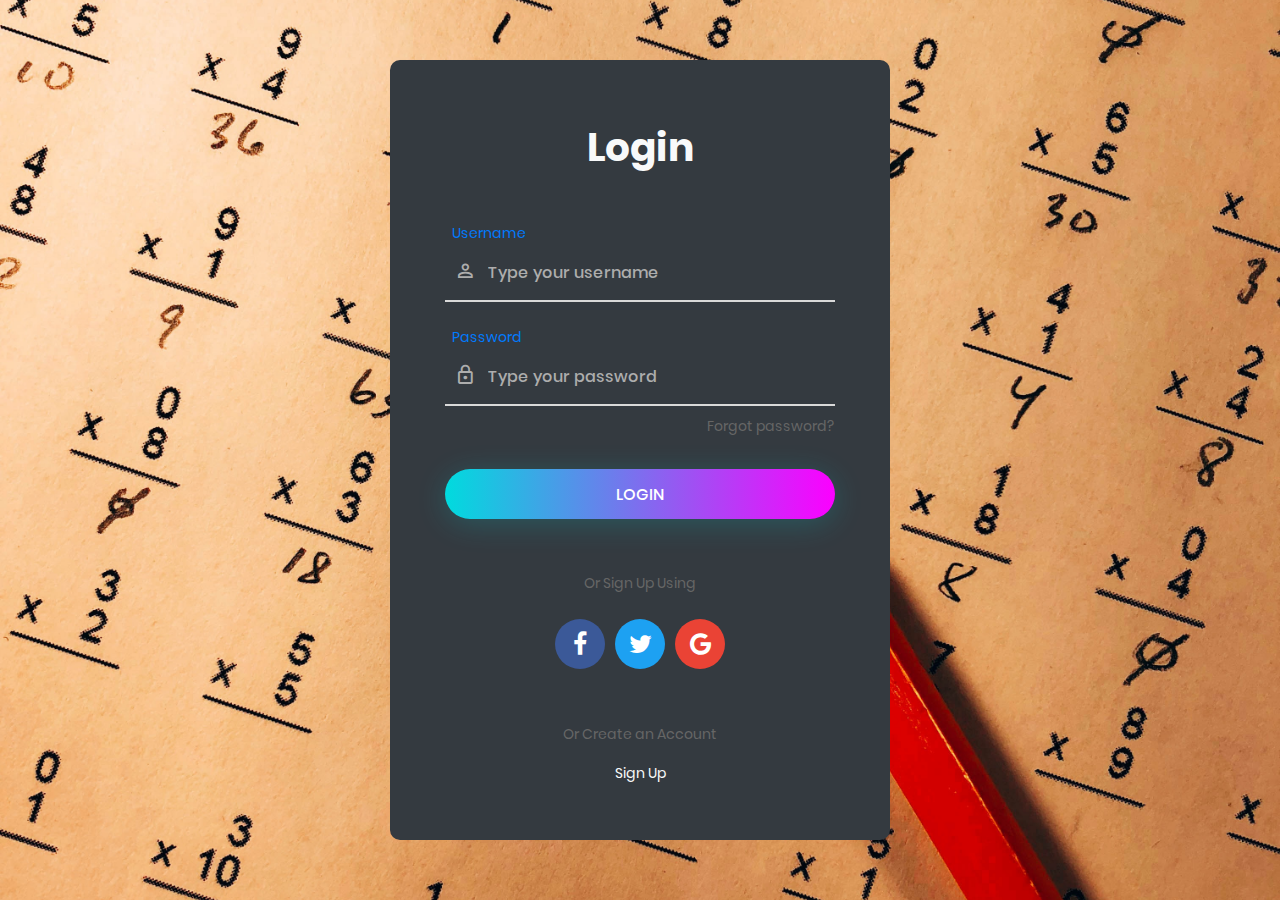
<file: login.html>
<!DOCTYPE html>
<html lang="en">
<head>
	<title>Login</title>
	<meta charset="UTF-8">
	<meta name="viewport" content="width=device-width, initial-scale=1">
<!--===============================================================================================-->	
	<link rel="icon" type="image/png" href="images/icons/favicon.ico"/>
<!--===============================================================================================-->
	<link rel="stylesheet" type="text/css" href="vendor/bootstrap/css/bootstrap.min.css">
<!--===============================================================================================-->
	<link rel="stylesheet" type="text/css" href="fonts/font-awesome-4.7.0/css/font-awesome.min.css">
<!--===============================================================================================-->
	<link rel="stylesheet" type="text/css" href="fonts/iconic/css/material-design-iconic-font.min.css">
<!--===============================================================================================-->
	<link rel="stylesheet" type="text/css" href="vendor/animate/animate.css">
<!--===============================================================================================-->	
	<link rel="stylesheet" type="text/css" href="vendor/css-hamburgers/hamburgers.min.css">
<!--===============================================================================================-->
	<link rel="stylesheet" type="text/css" href="vendor/animsition/css/animsition.min.css">
<!--===============================================================================================-->
	<link rel="stylesheet" type="text/css" href="vendor/select2/select2.min.css">
<!--===============================================================================================-->	
	<link rel="stylesheet" type="text/css" href="vendor/daterangepicker/daterangepicker.css">
<!--===============================================================================================-->
	<link rel="stylesheet" type="text/css" href="css/util.css">
	<link rel="stylesheet" type="text/css" href="css/main.css">
<!--===============================================================================================-->
</head>
<body>
	
	<div class="limiter">
		<div class="container-login100" style="background-image: url('img/bg-01.jpg');">
			<div class="wrap-login100 p-l-55 p-r-55 p-t-65 p-b-54 bg-dark">
				<form class="login100-form validate-form">
					<span class="login100-form-title p-b-49 text-light">
						Login
					</span>

					<div class="wrap-input100 validate-input m-b-23" data-validate = "Username is reauired">
						<span class="label-input100 text-primary">Username</span>
						<input class="input100 text-light" type="text" name="username" placeholder="Type your username">
						<span class="focus-input100" data-symbol="&#xf206;"></span>
					</div>

					<div class="wrap-input100 validate-input" data-validate="Password is required">
						<span class="label-input100 text-primary">Password</span>
						<input class="input100 text-light" type="password" name="pass" placeholder="Type your password">
						<span class="focus-input100" data-symbol="&#xf190;"></span>
					</div>
					
					<div class="text-right p-t-8 p-b-31">
						<a href="#">
							Forgot password?
						</a>
					</div>
					
					<div class="container-login100-form-btn">
						<div class="wrap-login100-form-btn">
							<div class="login100-form-bgbtn"></div>
							<button class="login100-form-btn">
								Login
							</button>
						</div>
					</div>

					<div class="txt1 text-center p-t-54 p-b-20">
						<span>
							Or Sign Up Using
						</span>
					</div>

					<div class="flex-c-m">
						<a href="#" class="login100-social-item bg1">
							<i class="fa fa-facebook"></i>
						</a>

						<a href="#" class="login100-social-item bg2">
							<i class="fa fa-twitter"></i>
						</a>

						<a href="#" class="login100-social-item bg3">
							<i class="fa fa-google"></i>
						</a>
					</div>

					<div class="flex-col-c p-t-50">
						<span class="txt1 p-b-17">
							Or Create an Account 
						</span>

						<a href="#" class="text-light">
							Sign Up
						</a>
					</div>
				</form>
			</div>
		</div>
	</div>
	

	<div id="dropDownSelect1"></div>
	
<!--===============================================================================================-->
	<script src="vendor/jquery/jquery-3.2.1.min.js"></script>
<!--===============================================================================================-->
	<script src="vendor/animsition/js/animsition.min.js"></script>
<!--===============================================================================================-->
	<script src="vendor/bootstrap/js/popper.js"></script>
	<script src="vendor/bootstrap/js/bootstrap.min.js"></script>
<!--===============================================================================================-->
	<script src="vendor/select2/select2.min.js"></script>
<!--===============================================================================================-->
	<script src="vendor/daterangepicker/moment.min.js"></script>
	<script src="vendor/daterangepicker/daterangepicker.js"></script>
<!--===============================================================================================-->
	<script src="vendor/countdowntime/countdowntime.js"></script>
<!--===============================================================================================-->
	<script src="js/main.js"></script>

</body>
</html>
</file>
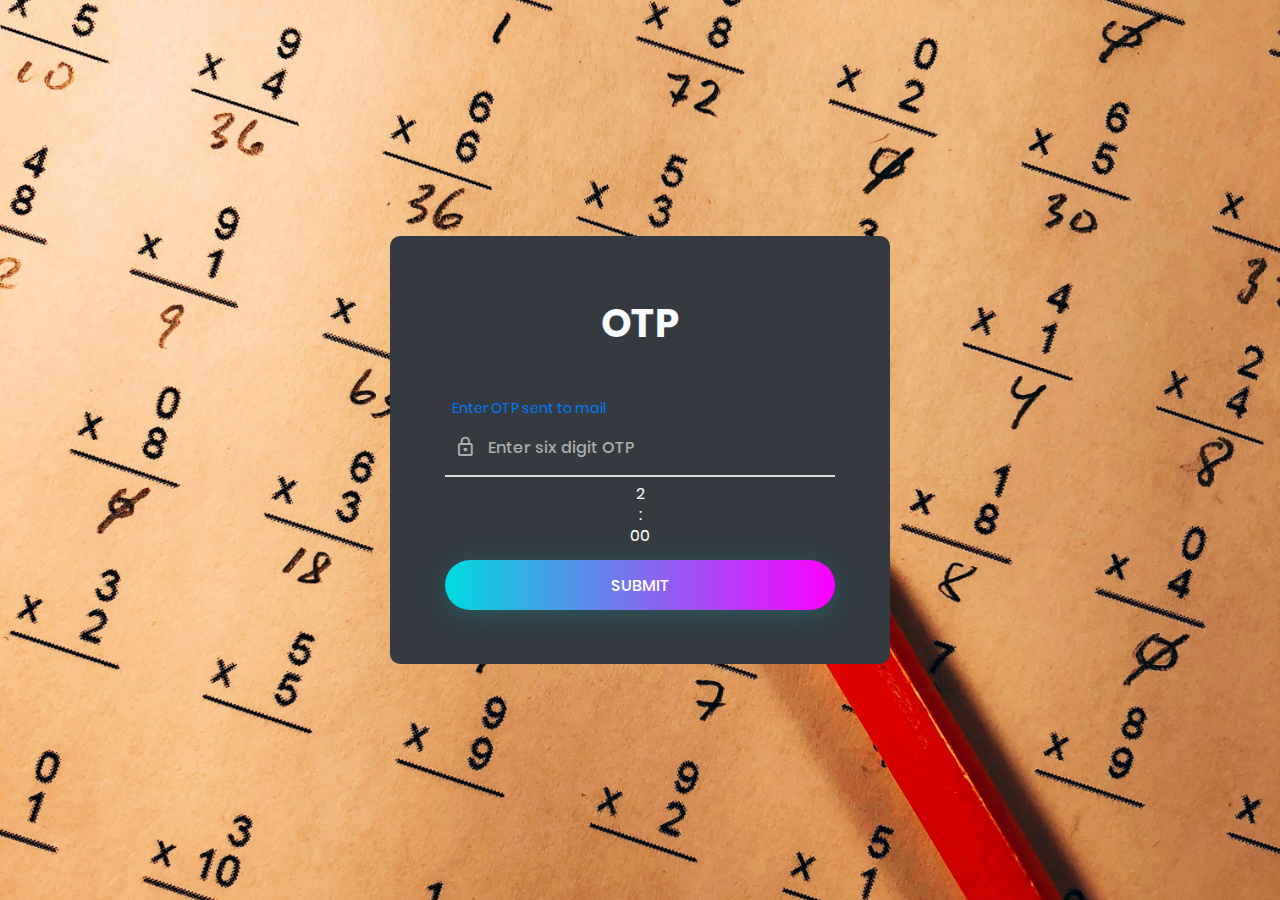
<file: OTP.html>
<!DOCTYPE html>
<html lang="en">
<head>
	<title>Sign Up</title>
	<meta charset="UTF-8">
	<meta name="viewport" content="width=device-width, initial-scale=1">
<!--===============================================================================================-->	
	<link rel="icon" type="image/png" href="images/icons/favicon.ico"/>
<!--===============================================================================================-->
	<link rel="stylesheet" type="text/css" href="vendor/bootstrap/css/bootstrap.min.css">
<!--===============================================================================================-->
	<link rel="stylesheet" type="text/css" href="fonts/font-awesome-4.7.0/css/font-awesome.min.css">
<!--===============================================================================================-->
	<link rel="stylesheet" type="text/css" href="fonts/iconic/css/material-design-iconic-font.min.css">
<!--===============================================================================================-->
	<link rel="stylesheet" type="text/css" href="vendor/animate/animate.css">
<!--===============================================================================================-->	
	<link rel="stylesheet" type="text/css" href="vendor/css-hamburgers/hamburgers.min.css">
<!--===============================================================================================-->
	<link rel="stylesheet" type="text/css" href="vendor/animsition/css/animsition.min.css">
<!--===============================================================================================-->
	<link rel="stylesheet" type="text/css" href="vendor/select2/select2.min.css">
<!--===============================================================================================-->	
	<link rel="stylesheet" type="text/css" href="vendor/daterangepicker/daterangepicker.css">
<!--===============================================================================================-->
	<link rel="stylesheet" type="text/css" href="css/util.css">
	<link rel="stylesheet" type="text/css" href="css/main.css">
<!--===============================================================================================-->

<script type="text/javascript">
	
</script>
</head>
<body>
	
	<div class="limiter">
		<div class="container-login100" style="background-image: url('img/bg-01.jpg');">
			<div class="wrap-login100 p-l-55 p-r-55 p-t-65 p-b-54 bg-dark">
				<form class="login100-form validate-form">
					<span class="login100-form-title p-b-49 text-light">
						OTP
					</span>

			

					<div class="wrap-input100 validate-input" data-validate="Password is required">
						<span class="label-input100 text-primary">Enter OTP sent to mail </span>
						<input class="input100 text-light" type="password" name="pass" placeholder="Enter six digit OTP">
						<span class="focus-input100" data-symbol="&#xf190;"></span>
					</div>

							
					<div class="pb-2 pt-2" style="text-align: center; color:white;">
					        <h6 id="minute">2</h6>:
					        <h6 id="sec">00</h6> 
					</div>
					
					
					
					<div class="container-login100-form-btn pt-2">
						<div class="wrap-login100-form-btn">
							<div class="login100-form-bgbtn"></div>
							<button class="login100-form-btn">
								Submit
							</button>
						</div>
					</div>

					

					
				</form>
			</div>
		</div>
	</div>
	

	<div id="dropDownSelect1"></div>
	
<!--===============================================================================================-->
	<script src="vendor/jquery/jquery-3.2.1.min.js"></script>
<!--===============================================================================================-->
	<script src="vendor/animsition/js/animsition.min.js"></script>
<!--===============================================================================================-->
	<script src="vendor/bootstrap/js/popper.js"></script>
	<script src="vendor/bootstrap/js/bootstrap.min.js"></script>
<!--===============================================================================================-->
	<script src="vendor/select2/select2.min.js"></script>
<!--===============================================================================================-->
	<script src="vendor/daterangepicker/moment.min.js"></script>
	<script src="vendor/daterangepicker/daterangepicker.js"></script>
<!--===============================================================================================-->
	<script src="vendor/countdowntime/countdowntime.js"></script>
<!--===============================================================================================-->
	<script src="js/main.js"></script>

</body>
</html>
</file>
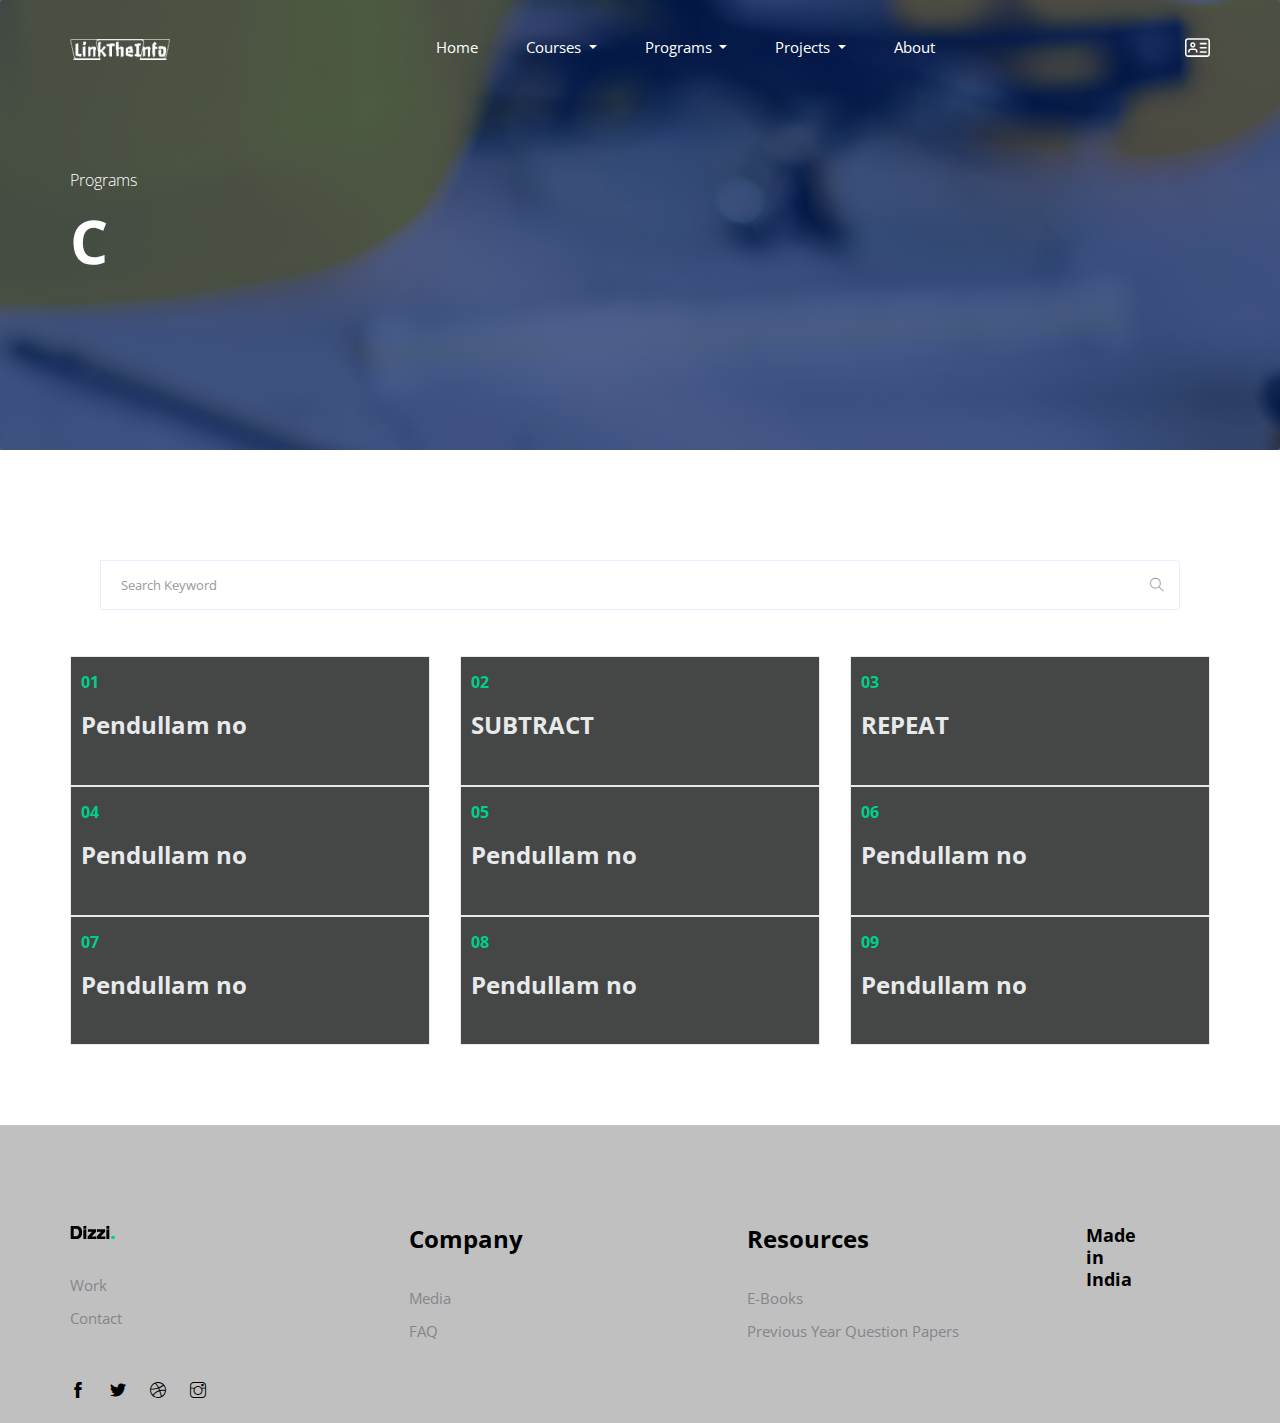
<file: program.html>
﻿<!DOCTYPE html>
<html lang="en">
  <head>
    <!-- Required meta tags -->
    <meta charset="utf-8" />
    <meta
      name="viewport"
      content="width=device-width, initial-scale=1, shrink-to-fit=no"
    />
    <title>LinkTheInfo</title>
    <link rel="icon" href="img/favicon.png" />
    <!-- Bootstrap CSS -->
    <link rel="stylesheet" href="css/bootstrap.min.css" />
    <!-- animate CSS -->
    <link rel="stylesheet" href="css/animate.css" />
    <!-- owl carousel CSS -->
    <link rel="stylesheet" href="css/owl.carousel.min.css" />
    <!-- themify CSS -->
    <link rel="stylesheet" href="css/themify-icons.css" />
    <!-- flaticon CSS -->
    <link rel="stylesheet" href="css/flaticon.css" />
    <!-- font awesome CSS -->
    <link rel="stylesheet" href="css/magnific-popup.css" />
    <!-- swiper CSS -->
    <link rel="stylesheet" href="css/slick.css" />
    <!-- style CSS -->
    <link rel="stylesheet" href="css/style.css" />
  </head>

  <body>

    <!--::header part start::-->
    <header class="main_menu home_menu">
      <div class="container">
        <div class="row align-items-left">
          <div class="col-lg-12">
            <nav class="navbar navbar-expand-lg navbar-light">
              <a class="navbar-brand" href="index.html">
                <img src="img/logo.png" alt="logo" />
              </a>
              <button
                class="navbar-toggler"
                type="button"
                data-toggle="collapse"
                data-target="#navbarSupportedContent"
                aria-controls="navbarSupportedContent"
                aria-expanded="false"
                aria-label="Toggle navigation">

                <span class="ti-menu"></span>
              </button>

              <div
                class="collapse navbar-collapse main-menu-item justify-content-center"
                id="navbarSupportedContent"
              >
                <ul class="navbar-nav align-items-center">
                  <li class="nav-item"><a class="nav-link" href="index.html">Home</a></li>
                   <!-- Courses -->
                  <li class="nav-item dropdown">
                   <a
                     class="nav-link dropdown-toggle"
                     href="#" id="navbarDropdown"
                     role="button"
                     data-toggle="dropdown"
                     aria-haspopup="true"
                     aria-expanded="false"
                   >
                    Courses
                   </a>
                    <ul class="dropdown-menu" aria-labelledby="dropdownMenu1" >
                      <li><a href="bca.html" class="dropdown-item">BCA </a></li>
                      <li><a href="#" class="dropdown-item">something</a></li>
                      <li><a href="#" class="dropdown-item">something</a></li>
                    </ul>
                  </li>
                    <!-- Programs -->
                  <li class="nav-item dropdown">
                   <a
                     class="nav-link dropdown-toggle"
                     href="#" id="navbarDropdown"
                     role="button"
                     data-toggle="dropdown"
                     aria-haspopup="true"
                     aria-expanded="false"
                   >
                    Programs
                   </a>
                    <ul class="dropdown-menu" aria-labelledby="dropdownMenu2" >
                      <li><a href="program.html" class="dropdown-item">C </a></li>
                      <li><a href="#" class="dropdown-item">C++</a></li>
                      <li><a href="#" class="dropdown-item">Java</a></li>
                    </ul>
                  </li>

                  <!-- Projects -->
                  <li class="nav-item dropdown">
                   <a
                     class="nav-link dropdown-toggle"
                     href="#" id="navbarDropdown"
                     role="button"
                     data-toggle="dropdown"
                     aria-haspopup="true"
                     aria-expanded="false"
                   >
                    Projects
                   </a>
                    <ul class="dropdown-menu" aria-labelledby="dropdownMenu3" >
                      <li><a href="project.html" class="dropdown-item">C </a></li>
                      <li><a href="#" class="dropdown-item">C++</a></li>
                      <li><a href="#" class="dropdown-item">Java</a></li>
                    </ul>
                  </li>
                  <!--
                  <li class="nav-item"><a class="nav-link" href="services.html">Programs</a></li>
                  <li class="nav-item"><a class="nav-link" href="project.html">Projects</a></li>
                  -->
                  <li class="nav-item"><a class="nav-link" href="about.html">About</a></li>


                </ul>
              </div>
              <div class=log-in>
                  <a class="log" href="login.html">
                <img width="25" height="25" src="img/svg/id-card.svg" alt="" ></a>
              </div>
          </div>
        </div>

            
              </div>
            </nav>
          </div>
        </div>
      </div>
    </header>
    <!-- Header part end-->

    <!-- Program header start-->
    <section class="breadcrumb breadcrumb_bg align-items-center">
        <div class="container">
            <div class="row align-items-center justify-content-between">
                <div class="col-sm-6">
                    <div class="breadcrumb_tittle">
                        <p>Programs</p>
                        <h2>C</h2>
                    </div>
                </div>
            </div>
        </div>
    </section>
    <!-- program header end-->

    <!-- our_program part start-->
    <section class="program_pg section_padding">
      <div class="container">
          <div class="col-lg-14">
              <div class="prog_right_sidebar">
                <aside class="single_sidebar_widget search_widget">
                  <form action="#">
                    <div class="form-group">
                      <div class="input-group mb-3">
                        <input
                          type="text"
                          class="form-control"
                          placeholder="Search Keyword"
                          onfocus="this.placeholder = ''"
                          onblur="this.placeholder = 'Search Keyword'"
                        />
                        <div class="input-group-append">
                            <button class="btn" type="button">
                              <i class="ti-search"></i>
                            </button>
                          </div>
                      </div>
                    </div>
                  </form>
                </aside>
              </div>
            </div>
        <div class="row">
          <div class="col-sm-6 col-xl-4">
            <div class="single_feature">
              <div class="program_serv">
                <span>01</span>
             <h4 ><a href="www.facebook.com"  style="color:#e8e9eb">Pendullam no</a></h4>
              </div>
            </div>
          </div>
          <div class="col-sm-6 col-xl-4">
            <div class="single_feature">
              <div class="program_serv">
                <span>02</span>
              <h4 ><a href="www.facebook.com" style="color:#e8e9eb">SUBTRACT</a></h4>
              </div>
            </div>
          </div>
          <div class="col-sm-6 col-xl-4">
            <div class="single_feature">
              <div class="program_serv">
                <span>03</span>
                <h4 ><a href="www.facebook.com" style="color:#e8e9eb">REPEAT</a></h4>
              </div>
            </div>
          </div>
          <div class="col-sm-6 col-xl-4">
            <div class="single_feature">
              <div class="program_serv">
                <span>04</span>
               <h4 ><a href="www.facebook.com" style="color:#e8e9eb">Pendullam no</a></h4>
              </div>
            </div>
          </div>
          <div class="col-sm-6 col-xl-4">
            <div class="single_feature">
              <div class="program_serv">
                <span>05</span>
               <h4 ><a href="www.facebook.com" style="color:#e8e9eb">Pendullam no</a></h4>
              </div>
            </div>
          </div>
          <div class="col-sm-6 col-xl-4">
            <div class="single_feature">
              <div class="program_serv">
                <span>06</span>
                <h4 ><a href="www.facebook.com" style="color:#e8e9eb">Pendullam no</a></h4>
              </div>
            </div>
          </div>
          <div class="col-sm-6 col-xl-4">
            <div class="single_feature">
              <div class="program_serv">
                <span>07</span>
               <h4 ><a href="www.facebook.com" style="color:#e8e9eb">Pendullam no</a></h4>
              </div>
            </div>
          </div>
           <div class="col-sm-6 col-xl-4">
            <div class="single_feature">
              <div class="program_serv">
                <span>08</span>
               <h4 ><a href="www.facebook.com" style="color:#e8e9eb">Pendullam no</a></h4>
              </div>
            </div>
          </div>
          <div class="col-sm-6 col-xl-4">
            <div class="single_feature">
              <div class="program_serv"> 
                <span>09</span>
                <h4 ><a href="www.facebook.com" style="color:#e8e9eb">Pendullam no</a></h4>
              </div>
            </div>
          </div>
          
        </div>
      </div>
    </section>
    <!-- our_Program part end--> 

    <!-- footer part start-->
    <footer class="footer-area"
style="background-color: #C0C0C0;">

  
      <div class="container">
        <div class="row justify-content-between">
          <div class="col-sm-6 col-md-3 col-xl-3">
            <div class="single-footer-widget footer_1">
              <a href="index.html">
                <img src="img/footer_logo.png" alt="" />
              </a>
              <ul>
                <li><a href="#">Work</a></li>
              <!--  <li><a href="#">Services</a></li> -->
                <li><a href="#">Contact</a></li>
              </ul>
              <div class="social_icon">
                <a href="#"><i class="ti-facebook"></i></a>
                <a href="#"><i class="ti-twitter-alt"></i></a>
                <a href="#"><i class="ti-dribbble"></i></a>
                <a href="#"><i class="ti-instagram"></i></a>
              </div>
            </div>
          </div>
          <div class="col-xl-3 col-sm-6 col-md-3">
            <div class="single-footer-widget footer_2">
              <h4>Company</h4>
              <ul>
                <li>
                  <a href="#">Media</a>
                </li>
          <!--      <li>
                  <a href="#">Carrier</a>
                </li>
                <li>
                  <a href="#">Testimonials</a>
                </li> -->
                <li>
                  <a href="#">FAQ</a>
                </li>
              </ul>
            </div>
          </div>
         <div class="col-xl-3 col-sm-6 col-md-3">
            <div class="single-footer-widget footer_2">
              <h4>Resources</h4>
              <ul>
                <li>
                  <a href="#">E-Books</a>
                </li>
                <li>
                  <a href="#">Previous Year Question Papers</a>
                </li>
                <li>
                  <a href="#"Projects</a>
                </li>
              </ul>
            </div>
          </div> 
          <div class="col-xl-3 col-sm-6 col-md-3">
            <div class="single-footer-widget footer_2">
              <div class="single_contact_info">
                <h3>Made in India</h3>
                
              </div>
        <!--      <div class="single_contact_info">
                <h3>New York - USA</h3>
                <p>127, Manchaster city, London</p>
                <p>+008 728 362 278</p>
              </div> -->
            </div>
          </div>
        </div>
      </div>
   
    </footer>
    <!-- footer part end-->

    <!-- jquery plugins here-->
    <script src="js/jquery-1.12.1.min.js"></script>
    <!-- popper js -->
    <script src="js/popper.min.js"></script>
    <!-- bootstrap js -->
    <script src="js/bootstrap.min.js"></script>
    <!-- easing js -->
    <script src="js/jquery.magnific-popup.js"></script>
    <!-- isotope js -->
    <script src="js/isotope.pkgd.min.js"></script>
    <!-- particles js -->
    <script src="js/owl.carousel.min.js"></script>
    <script src="js/jquery.nice-select.min.js"></script>
    <!-- custom js -->
    <script src="js/custom.js"></script>
  </body>
</html>
</file>
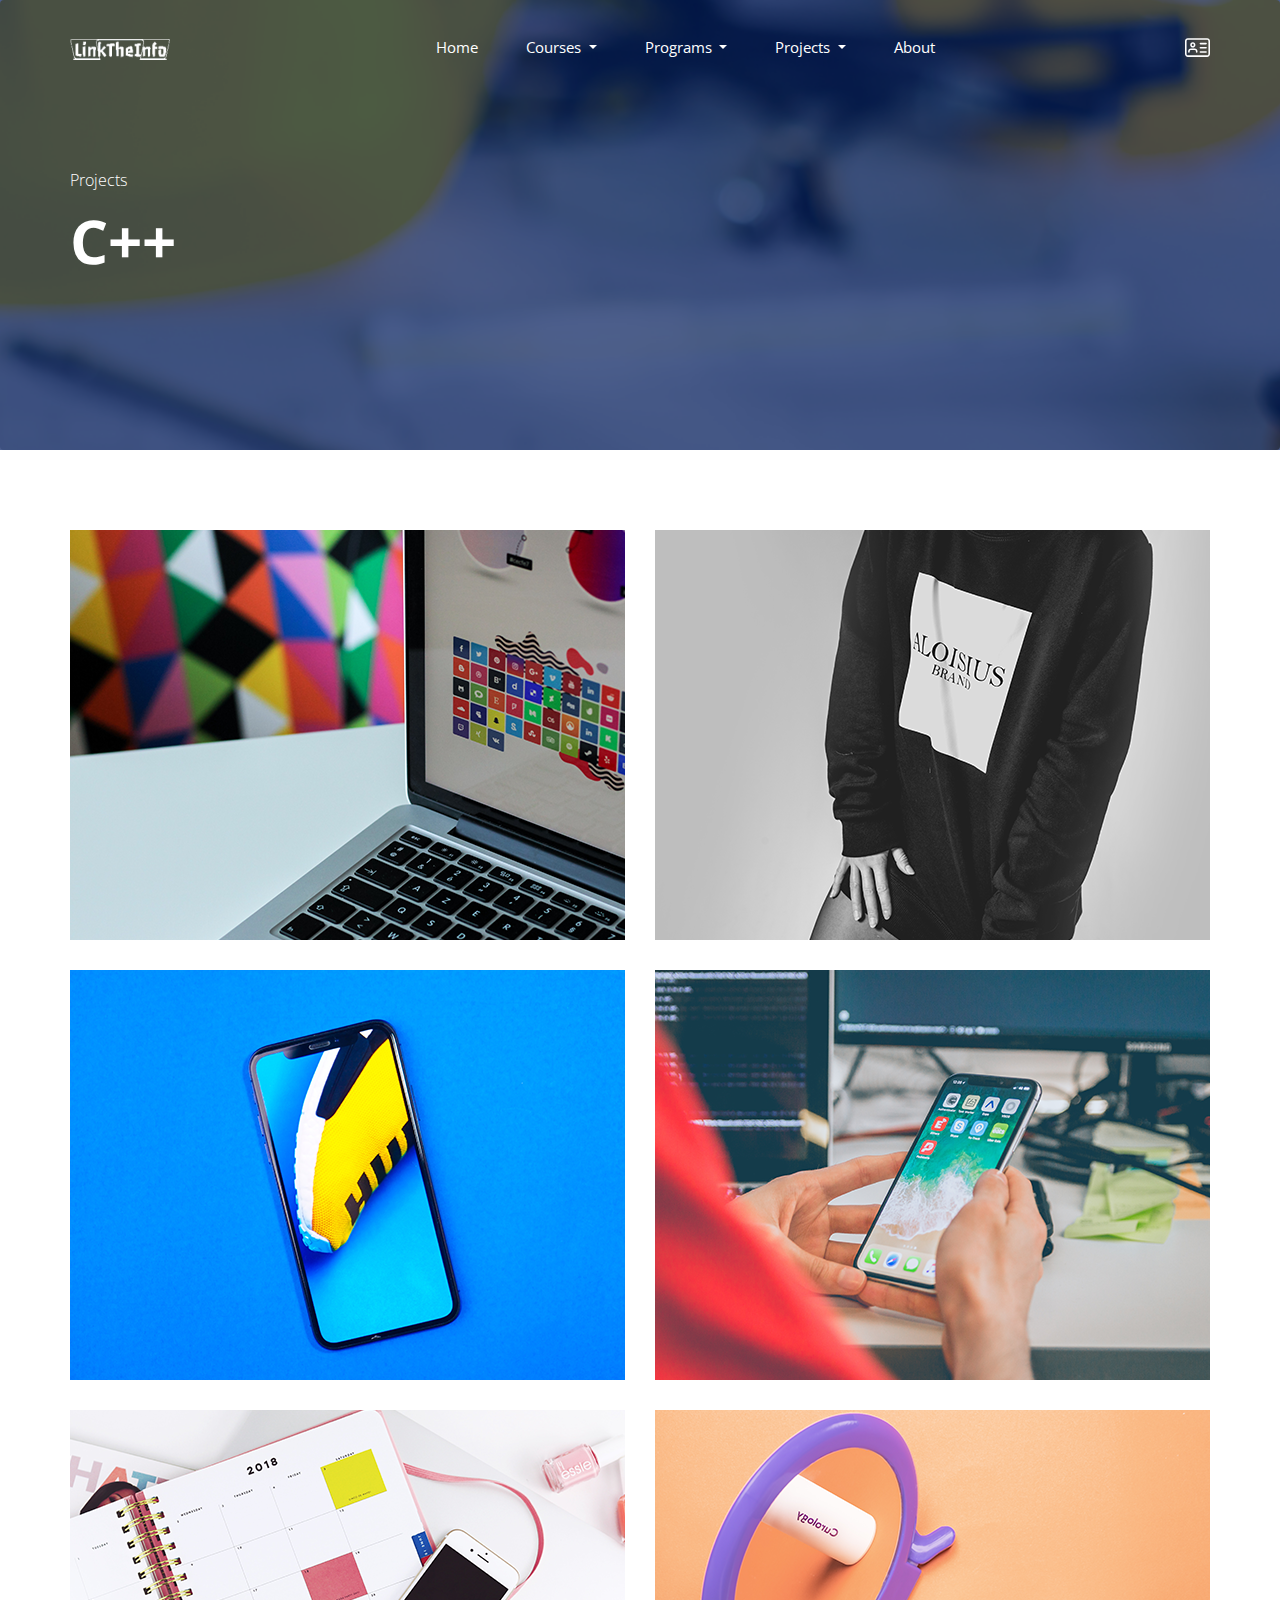
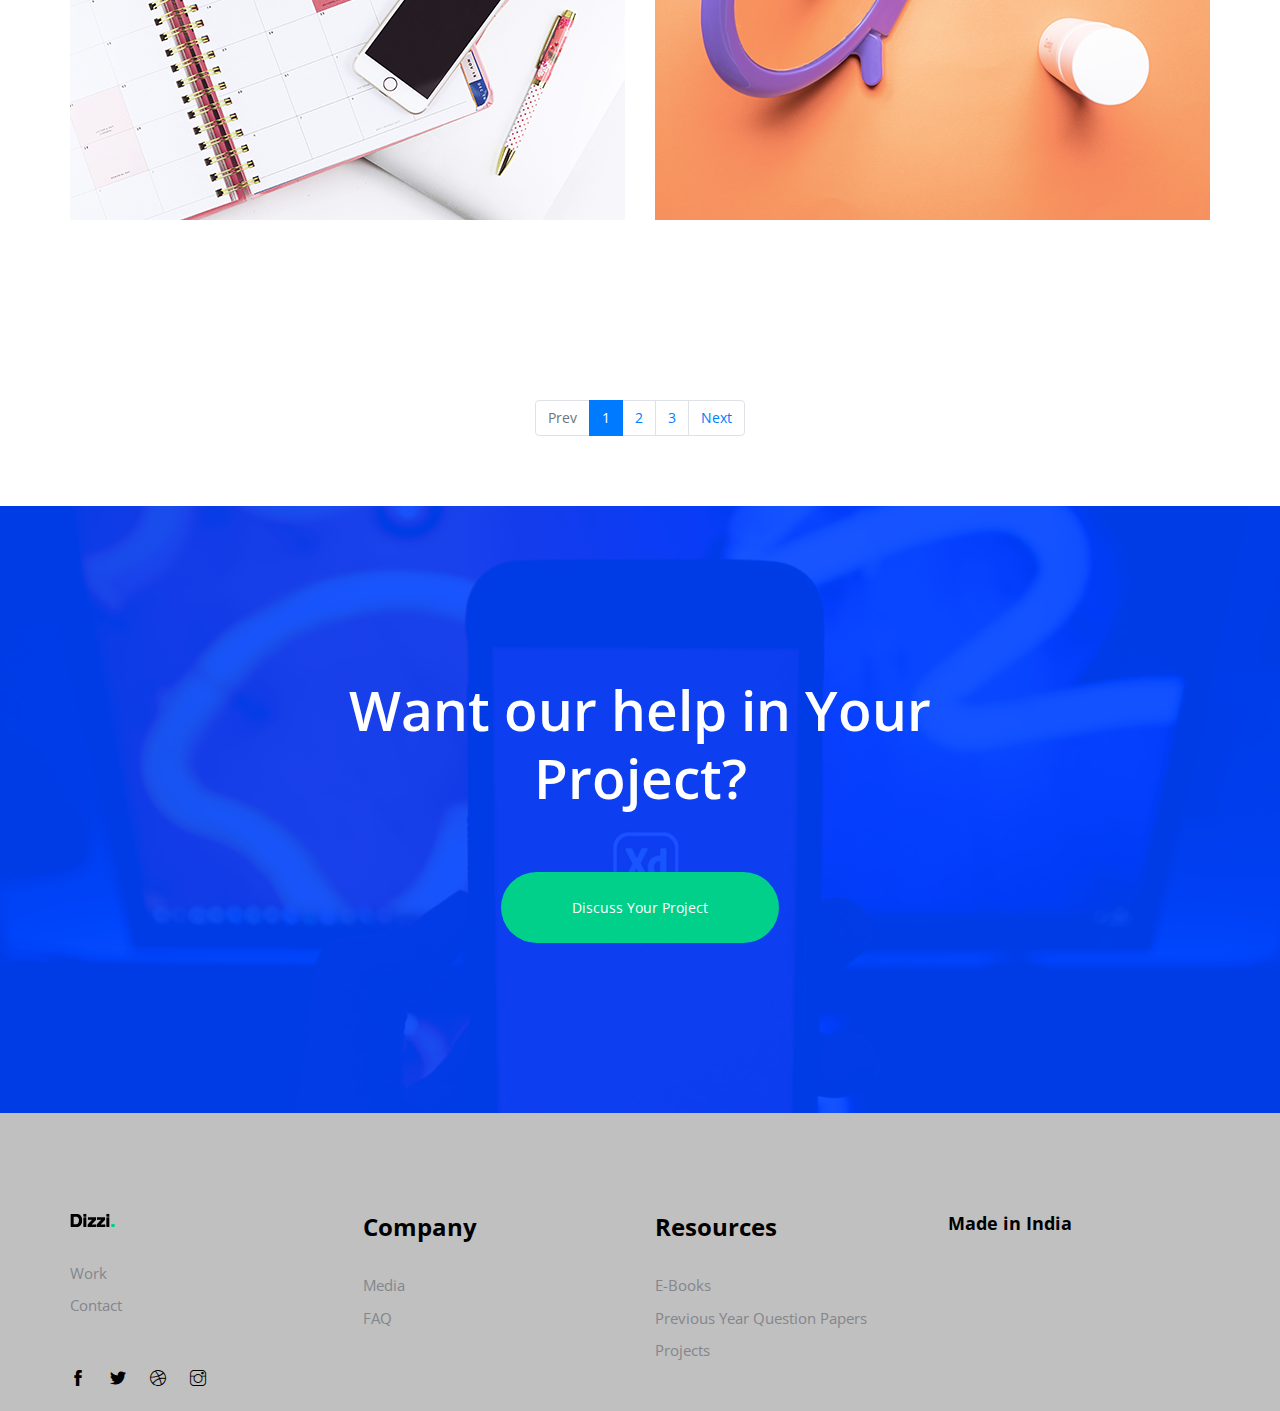
<file: project.html>
﻿<!DOCTYPE html>
<html lang="en">
  <head>
    <!-- Required meta tags -->
    <meta charset="utf-8" />
    <meta
      name="viewport"
      content="width=device-width, initial-scale=1, shrink-to-fit=no"
    />
    <title>LinkTheInfo</title>
    <link rel="icon" href="img/favicon.png" />
    <!-- Bootstrap CSS -->
    <link rel="stylesheet" href="css/bootstrap.min.css" />
    <!-- animate CSS -->
    <link rel="stylesheet" href="css/animate.css" />
    <!-- owl carousel CSS -->
    <link rel="stylesheet" href="css/owl.carousel.min.css" />
    <!-- themify CSS -->
    <link rel="stylesheet" href="css/themify-icons.css" />
    <!-- flaticon CSS -->
    <link rel="stylesheet" href="css/flaticon.css" />
    <!-- font awesome CSS -->
    <link rel="stylesheet" href="css/magnific-popup.css" />
    <!-- swiper CSS -->
    <link rel="stylesheet" href="css/slick.css" />
    <!-- style CSS -->
    <link rel="stylesheet" href="css/style.css" />
  </head>

  <body>
    <!--::header part start::-->
    <header class="main_menu home_menu">
      <div class="container">
        <div class="row align-items-left">
          <div class="col-lg-12">
            <nav class="navbar navbar-expand-lg navbar-light">
              <a class="navbar-brand" href="index.html">
                <img src="img/logo.png" alt="logo" />
              </a>
              <button
                class="navbar-toggler"
                type="button"
                data-toggle="collapse"
                data-target="#navbarSupportedContent"
                aria-controls="navbarSupportedContent"
                aria-expanded="false"
                aria-label="Toggle navigation">

                <span class="ti-menu"></span>
              </button>

              <div
                class="collapse navbar-collapse main-menu-item justify-content-center"
                id="navbarSupportedContent"
              >
                <ul class="navbar-nav align-items-center">
                  <li class="nav-item"><a class="nav-link" href="index.html">Home</a></li>
                   <!-- Courses -->
                  <li class="nav-item dropdown">
                   <a
                     class="nav-link dropdown-toggle"
                     href="#" id="navbarDropdown"
                     role="button"
                     data-toggle="dropdown"
                     aria-haspopup="true"
                     aria-expanded="false"
                   >
                    Courses
                   </a>
                    <ul class="dropdown-menu" aria-labelledby="dropdownMenu1" >
                      <li><a href="bca.html" class="dropdown-item">BCA </a></li>
                      <li><a href="#" class="dropdown-item">something</a></li>
                      <li><a href="#" class="dropdown-item">something</a></li>
                    </ul>
                  </li>
                    <!-- Programs -->
                  <li class="nav-item dropdown">
                   <a
                     class="nav-link dropdown-toggle"
                     href="#" id="navbarDropdown"
                     role="button"
                     data-toggle="dropdown"
                     aria-haspopup="true"
                     aria-expanded="false"
                   >
                    Programs
                   </a>
                    <ul class="dropdown-menu" aria-labelledby="dropdownMenu2" >
                      <li><a href="program.html" class="dropdown-item">C </a></li>
                      <li><a href="#" class="dropdown-item">C++</a></li>
                      <li><a href="#" class="dropdown-item">Java</a></li>
                    </ul>
                  </li>

                  <!-- Projects -->
                  <li class="nav-item dropdown">
                   <a
                     class="nav-link dropdown-toggle"
                     href="#" id="navbarDropdown"
                     role="button"
                     data-toggle="dropdown"
                     aria-haspopup="true"
                     aria-expanded="false"
                   >
                    Projects
                   </a>
                    <ul class="dropdown-menu" aria-labelledby="dropdownMenu3" >
                      <li><a href="project.html" class="dropdown-item">C </a></li>
                      <li><a href="#" class="dropdown-item">C++</a></li>
                      <li><a href="#" class="dropdown-item">Java</a></li>
                    </ul>
                  </li>
                  <!--
                  <li class="nav-item"><a class="nav-link" href="services.html">Programs</a></li>
                  <li class="nav-item"><a class="nav-link" href="project.html">Projects</a></li>
                  -->
                  <li class="nav-item"><a class="nav-link" href="about.html">About</a></li>


                </ul>
              </div>
              <div class=log-in>
                  <a class="log" href="login.html">
                <img width="25" height="25" src="img/svg/id-card.svg" alt="" ></a>
              </div>
          </div>
        </div>

            
              </div>
            </nav>
          </div>
        </div>
      </div>
    </header>
    <!-- Header part end-->
    
    <!-- breadcrumb start-->
    <section class="breadcrumb breadcrumb_bg align-items-center">
      <div class="container">
        <div class="row align-items-center justify-content-between">
          <div class="col-sm-6">
            <div class="breadcrumb_tittle">
              <p>Projects</p>
              <h2>C++</h2>
            </div>
          </div>
        </div>
      </div>
    </section>
    <!-- breadcrumb start-->

    <!-- our_project part start-->
    <section class="our_project section_padding single_page_project" id="portfolio">
      <div class="container">
        <div class="filters-content">
          <div class="row justify-content-between portfolio-grid">
            <div class="col-lg-6 col-sm-6 all buildings">
              <div class="single_our_project">
                <div class="single_offer">
                  <img src="img/project/project_1.png" alt="offer_img_1" />
                  <div class="hover_text">
                    <p>Web development</p>
                    <a href="single-project.html"><h2>Web design & development</h2></a>
                  </div>
                </div>
              </div>
            </div>
            <div class="col-lg-6 col-sm-6 all rebuild">
              <div class="single_our_project">
                <div class="single_offer">
                  <img src="img/project/project_2.png" alt="offer_img_1" />
                  <div class="hover_text">
                    <p>Web design</p>
                    <a href="single-project.html"><h2>Web design & development</h2></a>
                  </div>
                </div>
              </div>
            </div>
            <div class="col-lg-6 col-sm-6 all Digital">
              <div class="single_our_project">
                <div class="single_offer">
                  <img src="img/project/project_3.png" alt="offer_img_1" />
                  <div class="hover_text">
                    <p>Web development</p>
                    <a href="#"><h2>Web design & development</h2></a>
                  </div>
                </div>
              </div>
            </div>
            <div class="col-lg-6 col-sm-6 all rebuild">
              <div class="single_our_project">
                <div class="single_offer">
                  <img src="img/project/project_4.png" alt="offer_img_1" />
                  <div class="hover_text">
                    <p>Web design</p>
                    <a href="#"><h2>Web design & development</h2></a>
                  </div>
                </div>
              </div>
            </div>
            <div class="col-lg-6 col-sm-6 all buildings">
              <div class="single_our_project">
                <div class="single_offer">
                  <img src="img/project/project_5.png" alt="offer_img_1" />
                  <div class="hover_text">
                    <p>Web development</p>
                    <a href="#"><h2>Web design & development</h2></a>
                  </div>
                </div>
              </div>
            </div>
            <div class="col-lg-6 col-sm-6 all Digital">
              <div class="single_our_project">
                <div class="single_offer">
                  <img src="img/project/project_6.png" alt="offer_img_1" />
                  <div class="hover_text">
                    <p>Web design</p>
                    <a href="#"><h2>Web design & development</h2></a>
                  </div>
                </div>
              </div>
            </div>
          </div>
        </div>
      </div>
    </section>
    <section class="our_projectpg section_pad" id="pageno">
    <nav aria-label="Page_No">
        <ul class="pagination justify-content-center">
          <li class="page-item disabled"><a class="page-link" href="#" tabindex="-1">Prev</a></li>
          <li class="page-item active"><a class="page-link" href="#">1<span class="sr-only">(current)</span></a></li>
          <li class="page-item"><a class="page-link" href="#">2 </a></li>
          <li class="page-item"><a class="page-link" href="#">3</a></li>
          <li class="page-item"><a class="page-link" href="#" tabindex="-1">Next</a></li>
        </ul>
      </nav>
      </section>
    <!-- our_project part end-->

    <!--::cta_part start::-->
    <div class="cta_part">
        <div class="container">
            <div class="row justify-content-center">
            <div class="col-lg-7">
                <div class="cta_iner">
                <h1>Want our help in Your Project?</h1>
                <a href="#" class="btn_1">Discuss Your project</a>
                </div>
            </div>
            </div>
        </div>
    </div>
    <!--::cta_part end::-->

    <!-- footer part start-->
    <footer class="footer-area"
style="background-color: #C0C0C0;">

  
      <div class="container">
        <div class="row justify-content-between">
          <div class="col-sm-6 col-md-3 col-xl-3">
            <div class="single-footer-widget footer_1">
              <a href="index.html">
                <img src="img/footer_logo.png" alt="" />
              </a>
              <ul>
                <li><a href="#">Work</a></li>
        <!--        <li><a href="#">Services</a></li> -->
                <li><a href="#">Contact</a></li>
              </ul>
              <div class="social_icon">
                <a href="#"><i class="ti-facebook"></i></a>
                <a href="#"><i class="ti-twitter-alt"></i></a>
                <a href="#"><i class="ti-dribbble"></i></a>
                <a href="#"><i class="ti-instagram"></i></a>
              </div>
            </div>
          </div>
          <div class="col-xl-3 col-sm-6 col-md-3">
            <div class="single-footer-widget footer_2">
              <h4>Company</h4>
              <ul>
                <li>
                  <a href="#">Media</a>
                </li>
          <!--      <li>
                  <a href="#">Carrier</a>
                </li>
                <li>
                  <a href="#">Testimonials</a>
                </li> -->
                <li>
                  <a href="#">FAQ</a>
                </li>
              </ul>
            </div>
          </div>
        <div class="col-xl-3 col-sm-6 col-md-3">
            <div class="single-footer-widget footer_2">
              <h4>Resources</h4>
              <ul>
                <li>
                  <a href="#">E-Books</a>
                </li>
                <li>
                  <a href="#">Previous Year Question Papers</a>
                </li>
                <li>
                  <a href="#">Projects</a>
                </li>
              </ul>
            </div>
          </div> 
          <div class="col-xl-3 col-sm-6 col-md-3">
            <div class="single-footer-widget footer_2">
              <div class="single_contact_info">
                <h3>Made in India</h3>
                
              </div>
            <!--  <div class="single_contact_info">
                <h3>New York - USA</h3>
                <p>127, Manchaster city, London</p>
                <p>+008 728 362 278</p>
              </div> -->
            </div>
          </div>
        </div>
      </div>
    </footer>
    <!-- footer part end-->

    <!-- jquery plugins here-->
    <script src="js/jquery-1.12.1.min.js"></script>
    <!-- popper js -->
    <script src="js/popper.min.js"></script>
    <!-- bootstrap js -->
    <script src="js/bootstrap.min.js"></script>
    <!-- easing js -->
    <script src="js/jquery.magnific-popup.js"></script>
    <!-- isotope js -->
    <script src="js/isotope.pkgd.min.js"></script>
    <!-- particles js -->
    <script src="js/owl.carousel.min.js"></script>
    <script src="js/jquery.nice-select.min.js"></script>

    <!-- custom js -->
    <script src="js/custom.js"></script>
  </body>
</html>
</file>
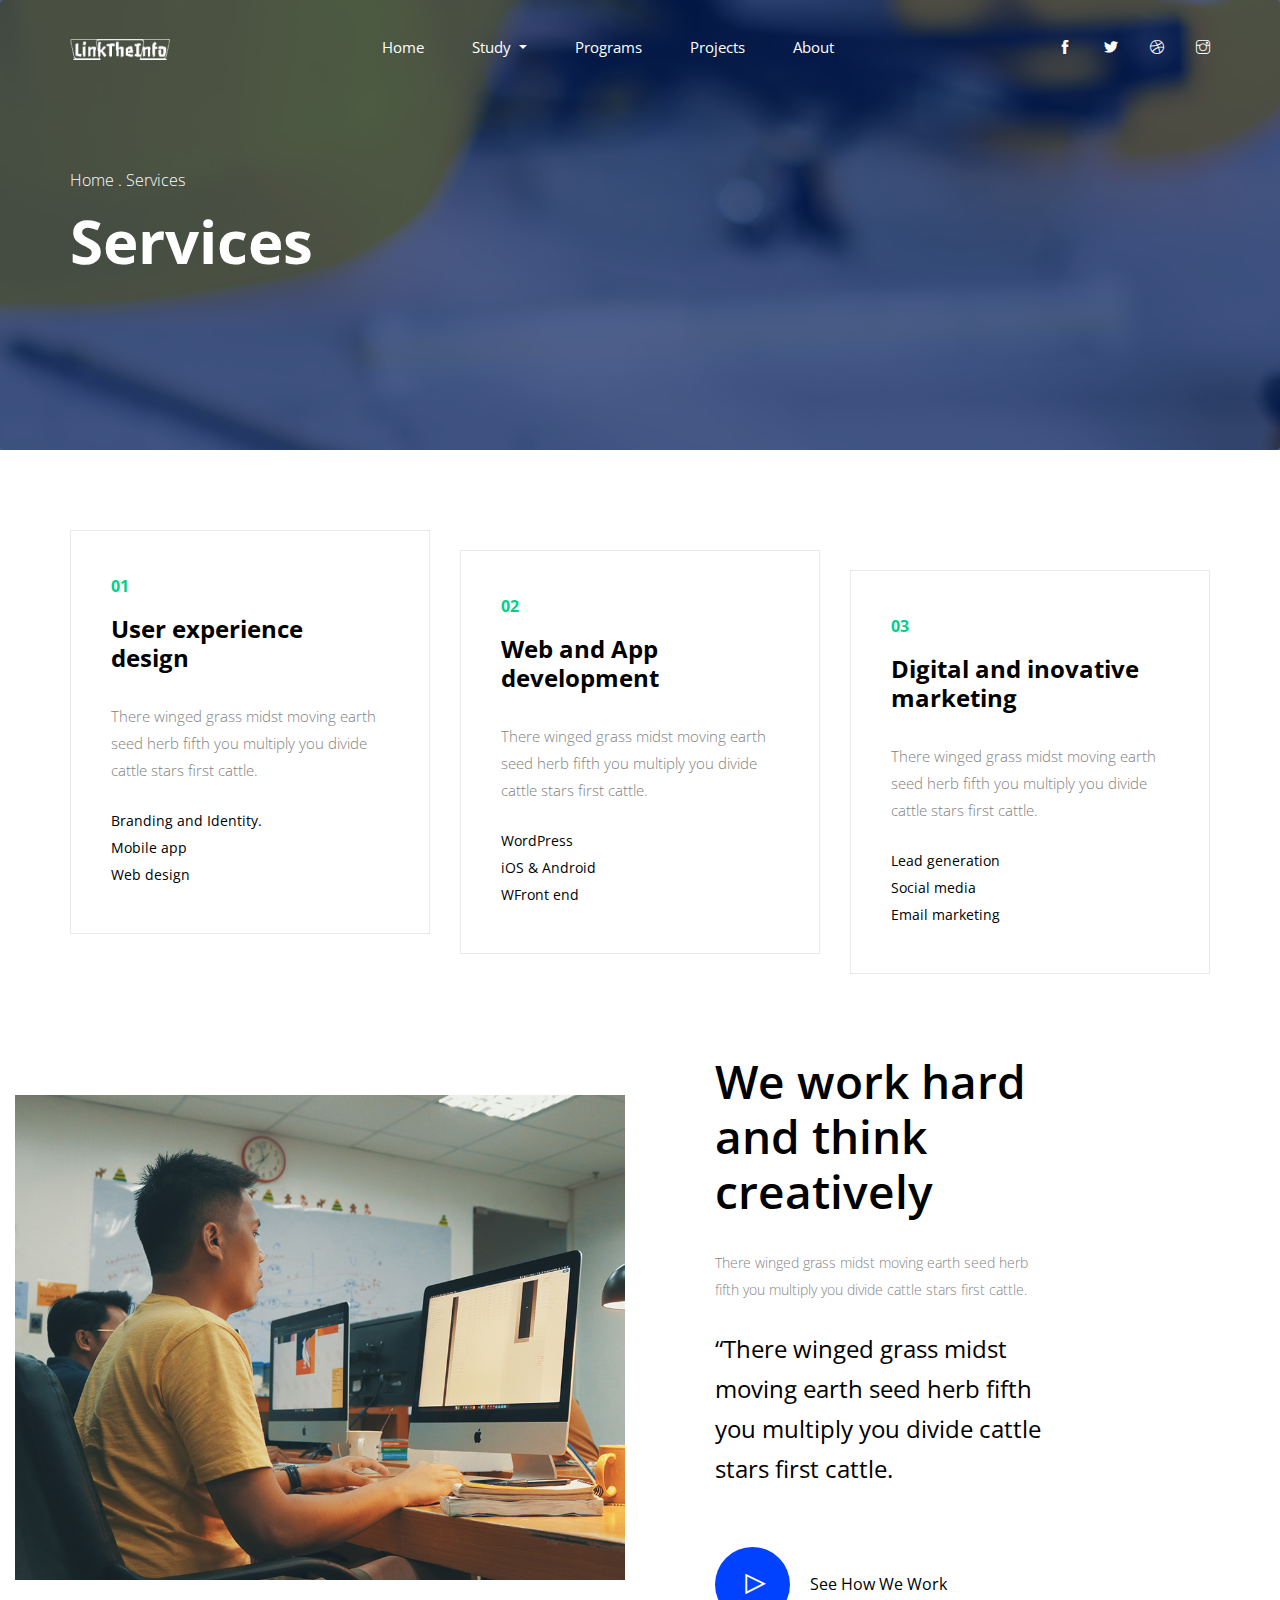
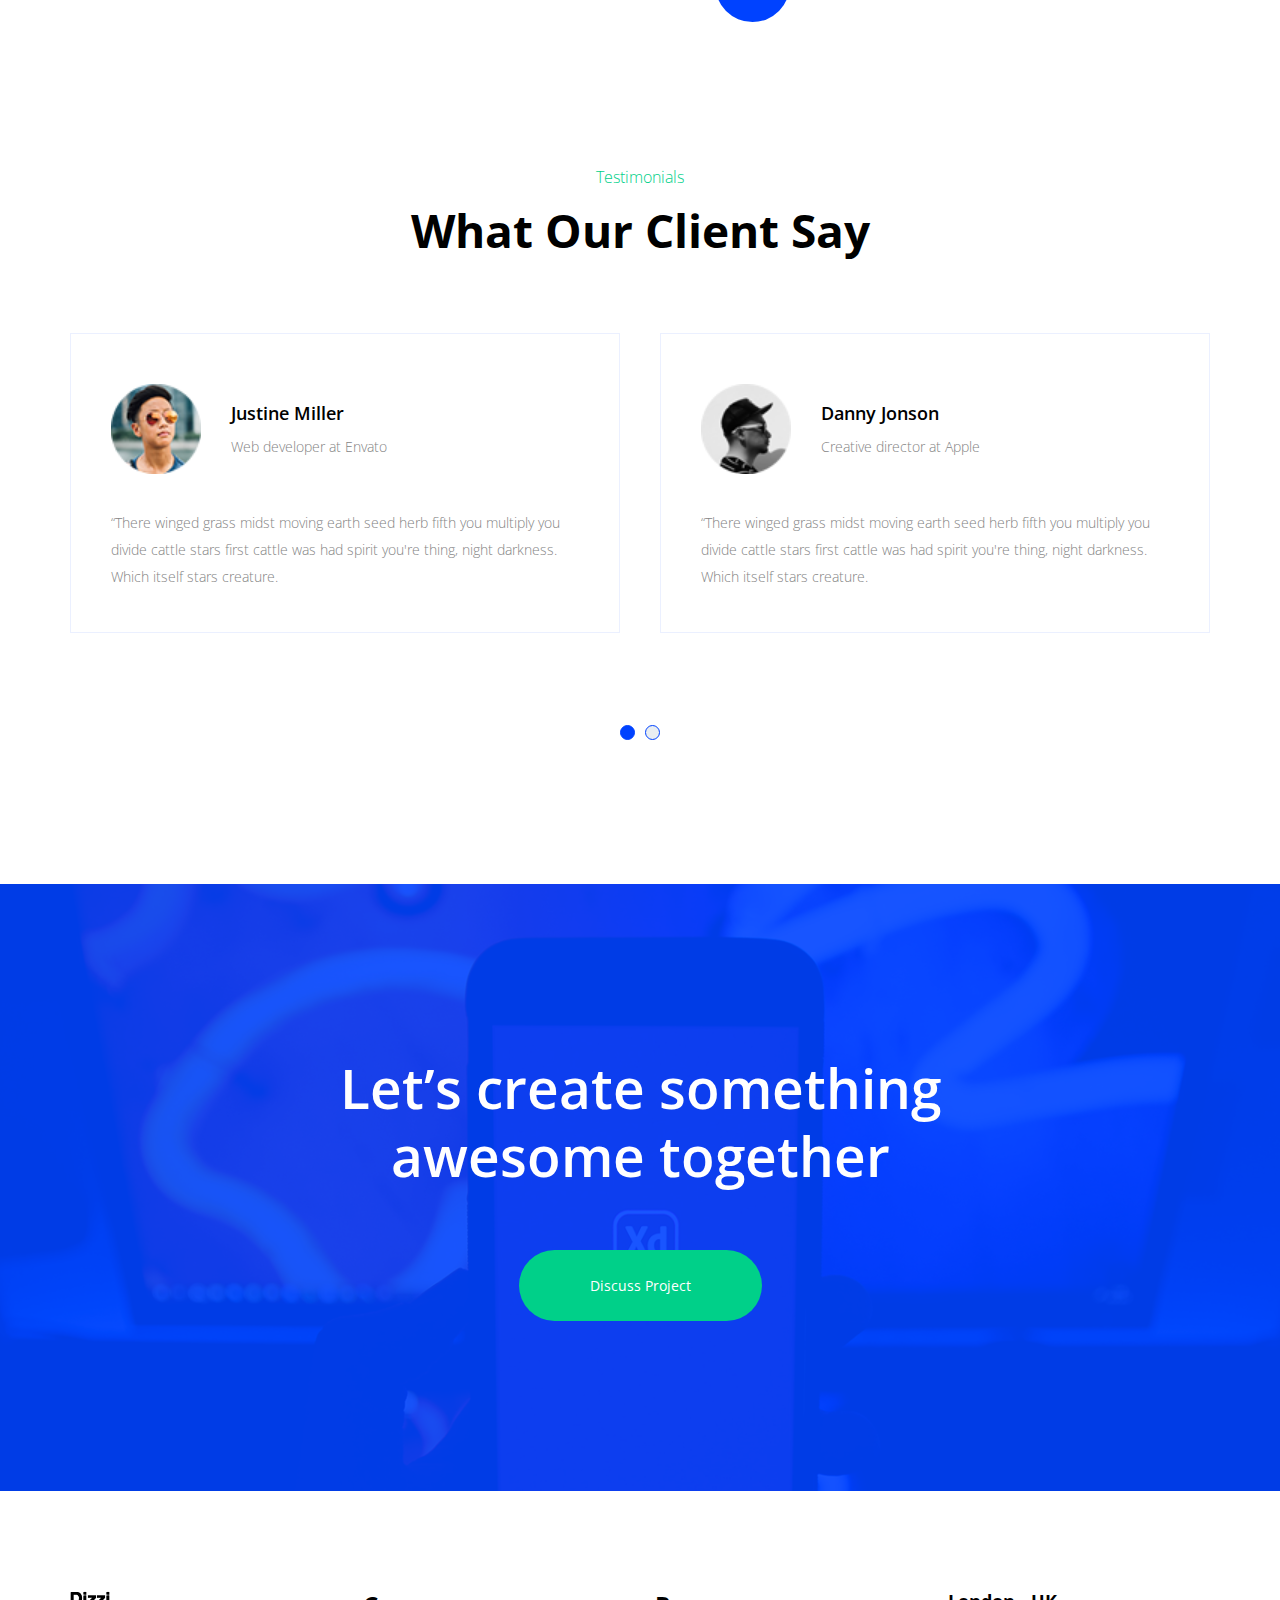
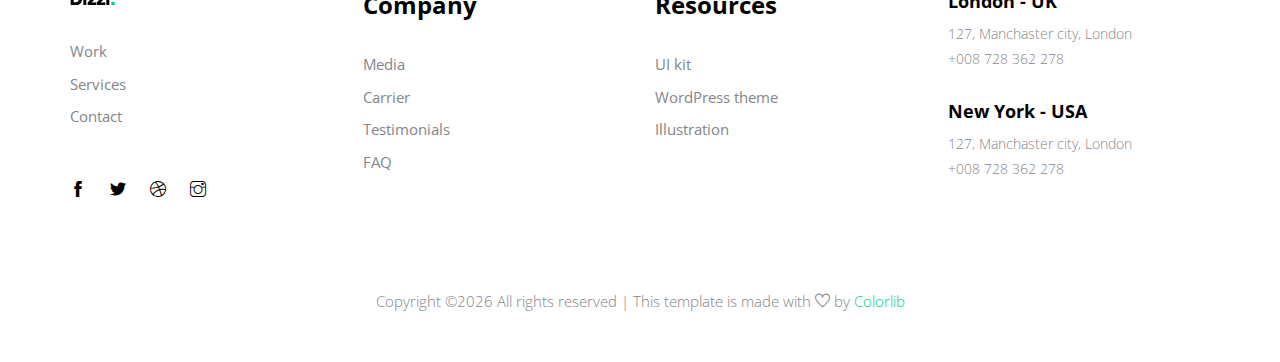
<file: services.html>
<!DOCTYPE html>
<html lang="en">
  <head>
    <!-- Required meta tags -->
    <meta charset="utf-8" />
    <meta
      name="viewport"
      content="width=device-width, initial-scale=1, shrink-to-fit=no"
    />
    <title>dizzi</title>
    <link rel="icon" href="img/favicon.png" />
    <!-- Bootstrap CSS -->
    <link rel="stylesheet" href="css/bootstrap.min.css" />
    <!-- animate CSS -->
    <link rel="stylesheet" href="css/animate.css" />
    <!-- owl carousel CSS -->
    <link rel="stylesheet" href="css/owl.carousel.min.css" />
    <!-- themify CSS -->
    <link rel="stylesheet" href="css/themify-icons.css" />
    <!-- flaticon CSS -->
    <link rel="stylesheet" href="css/flaticon.css" />
    <!-- font awesome CSS -->
    <link rel="stylesheet" href="css/magnific-popup.css" />
    <!-- swiper CSS -->
    <link rel="stylesheet" href="css/slick.css" />
    <!-- style CSS -->
    <link rel="stylesheet" href="css/style.css" />
  </head>

  <body>
    <header class="main_menu home_menu">
      <div class="container">
        <div class="row align-items-center">
          <div class="col-lg-12">
            <nav class="navbar navbar-expand-lg navbar-light">
              <a class="navbar-brand" href="index.html">
                <img src="img/logo.png" alt="logo" />
              </a>
              <button 
                class="navbar-toggler" 
                type="button" 
                data-toggle="collapse" 
                data-target="#navbarSupportedContent" 
                aria-controls="navbarSupportedContent" 
                aria-expanded="false" 
                aria-label="Toggle navigation">
               
                <span class="ti-menu"></span>
              </button>
  
              <div 
                class="collapse navbar-collapse main-menu-item justify-content-center" 
                id="navbarSupportedContent"
              >
                <ul class="navbar-nav align-items-center">
                  <li class="nav-item"><a class="nav-link" href="index.html">Home</a></li>
                   <!-- wokring -->
                  <li class="nav-item dropdown">
                  <a 
                    class="nav-link dropdown-toggle" 
                    href="#" id="navbarDropdown" 
                    role="button" 
                    data-toggle="dropdown" 
                    aria-haspopup="true" 
                    aria-expanded="false"
                  >
                    Study
                  </a>
                  <ul class="dropdown-menu" aria-labelledby="dropdownMenu1" >
                    <li><a href="#" class="dropdown-item">Kuch Dalega </a></li>
                    <li><a href="#" class="dropdown-item">Kya Pta Kuch Aur Bhi</a></li>
                    <!-- submenu 2  -->
                    <li class="dropdown-submenu">
                      <a 
                        class="dropdown-item dropdown-toggle" 
                        id="dropdownMenu2" 
                        href="#" 
                        role="button" 
                        data-toggle="dropdown" 
                        aria-haspopup="true" 
                        aria-expanded="false"
                      >
                        BCA
                      </a>
                        <!--
                        <ul aria-labelledby="dropdownMenu2" class="dropdown-menu">
                          <li><a href="#" class="dropdown-item">Semester</a></li>
                          <-- submenu 3 --
                          <li class="dropdown-submenu">
                            <a class="dropdown-item dropdown-toggle" id="dropdownMenu3" href="#" role="button" data-toggle="dropdown" aria-haspopup="true" aria-expanded="false">level 2</a>
                            <ul class="dropdown-menu" aria-labelledby="dropdownMenu3">
                              <li><a href="#" class="dropdown-item">3rd level</a></li>
                              <li><a href="#" class="dropdown-item">3rd level</a></li>
                            </ul>
                          </li>
                        </ul>
                       -->
                     </li>
                    </li>
                </ul>
                  <li class="nav-item"><a class="nav-link" href="services.html">Programs</a></li>
                  <li class="nav-item"><a class="nav-link" href="blog.html">Projects</a></li>
                  <li class="nav-item"><a class="nav-link" href="about.html">About</a></li>
  
                  <!--Baad Mai Dekhenge
                    <li><a class="nav-link" href="contact.html">Contact</a></li> -->
                </ul>
              </div>
              <div class="social_icon d-none d-lg-block">
                <a href="#"><i class="ti-facebook"></i></a>
                <a href="#"><i class="ti-twitter-alt"></i></a>
                <a href="#"><i class="ti-dribbble"></i></a>
                <a href="#"><i class="ti-instagram"></i></a>
              </div>
            </nav>
          </div>
        </div>
      </div>
    </header>
    <!-- Header part end-->

    <!-- breadcrumb start-->
    <section class="breadcrumb breadcrumb_bg align-items-center">
        <div class="container">
            <div class="row align-items-center justify-content-between">
                <div class="col-sm-6">
                    <div class="breadcrumb_tittle">
                        <p>home . services</p>
                        <h2>services</h2>
                    </div>
                </div>
            </div>
        </div>
    </section>
    <!-- breadcrumb start-->

    <!-- our_service start-->
    <section class="our_service section_padding">
      <div class="container">
        <div class="row">
          <div class="col-sm-6 col-xl-4">
            <div class="single_feature">
              <div class="single_service">
                <span>01</span>
                <h4>
                  User experience <br />
                  design
                </h4>
                <p>
                  There winged grass midst moving earth seed herb fifth you
                  multiply you divide cattle stars first cattle.
                </p>
                <ul>
                  <li><a href="#">Branding and Identity.</a></li>
                  <li><a href="#">Mobile app</a></li>
                  <li><a href="#">Web design</a></li>
                </ul>
              </div>
            </div>
          </div>
          <div class="col-sm-6 col-xl-4">
            <div class="single_feature">
              <div class="single_service">
                <span>02</span>
                <h4>Web and App development</h4>
                <p>
                  There winged grass midst moving earth seed herb fifth you
                  multiply you divide cattle stars first cattle.
                </p>
                <ul>
                  <li><a href="#">WordPress</a></li>
                  <li><a href="#">iOS & Android</a></li>
                  <li><a href="#">WFront end</a></li>
                </ul>
              </div>
            </div>
          </div>
          <div class="col-sm-6 col-xl-4">
            <div class="single_feature">
              <div class="single_service">
                <span>03</span>
                <h4>Digital and inovative marketing</h4>
                <p>
                  There winged grass midst moving earth seed herb fifth you
                  multiply you divide cattle stars first cattle.
                </p>
                <ul>
                  <li><a href="#">Lead generation</a></li>
                  <li><a href="#">Social media</a></li>
                  <li><a href="#">Email marketing</a></li>
                </ul>
              </div>
            </div>
          </div>
        </div>
      </div>
    </section>
    <!-- our_service part end-->

    <!-- about part start-->
    <section class="creative padding_bottom">
      <div class="container-fluid">
        <div class="row align-items-center justify-content-start">
          <div class="col-md-6 col-xl-6">
            <div class="creative_img">
              <img src="img/creative_img.png" alt="" />
            </div>
          </div>
          <div class="col-md-6 col-xl-4">
            <div class="creative_part_text">
              <h2>We work hard and think creatively</h2>
              <p>
                There winged grass midst moving earth seed herb fifth you
                multiply you divide cattle stars first cattle.
              </p>
              <span
                >“There winged grass midst moving earth seed herb fifth you
                multiply you divide cattle stars first cattle.</span
              >
              <a
                href="https://www.youtube.com/watch?v=tDiJnd7SM2Y"
                class="popup-youtube"
                ><i class="ti-control-play"></i> See how we work</a
              >
            </div>
          </div>
        </div>
      </div>
    </section>
    <!-- about part end-->

    <!--::review_part end::-->
    <div class="review_part padding_bottom" id="testimonial">
      <div class="container">
        <div class="row justify-content-center align-items-center">
          <div class="col-lg-7">
            <div class="section_tittle text-center">
              <p>Testimonials</p>
              <h2>What our Client say</h2>
            </div>
          </div>
        </div>
        <div class="row">
          <div class="col-lg-12">
            <div class="review_part_text owl-carousel">
              <div class="singler_eview_part">
                <div class="client_info">
                  <img src="img/client_1.png" alt="" />
                  <h4>Justine Miller</h4>
                  <p>Web developer at Envato</p>
                </div>
                <p>
                  “There winged grass midst moving earth seed herb fifth you
                  multiply you divide cattle stars first cattle was had spirit
                  you're thing, night darkness. Which itself stars creature.
                </p>
              </div>
              <div class="singler_eview_part">
                <div class="client_info">
                  <img src="img/client_2.png" alt="" />
                  <h4>Danny Jonson</h4>
                  <p>Creative director at Apple</p>
                </div>
                <p>
                  “There winged grass midst moving earth seed herb fifth you
                  multiply you divide cattle stars first cattle was had spirit
                  you're thing, night darkness. Which itself stars creature.
                </p>
              </div>
              <div class="singler_eview_part">
                <div class="client_info">
                  <img src="img/client_1.png" alt="" />
                  <h4>Justine Miller</h4>
                  <p>Web developer at Envato</p>
                </div>
                <p>
                  “There winged grass midst moving earth seed herb fifth you
                  multiply you divide cattle stars first cattle was had spirit
                  you're thing, night darkness. Which itself stars creature.
                </p>
              </div>
              <div class="singler_eview_part">
                <div class="client_info">
                  <img src="img/client_2.png" alt="" />
                  <h4>Danny Jonson</h4>
                  <p>Creative director at Apple</p>
                </div>
                <p>
                  “There winged grass midst moving earth seed herb fifth you
                  multiply you divide cattle stars first cattle was had spirit
                  you're thing, night darkness. Which itself stars creature.
                </p>
              </div>
            </div>
          </div>
        </div>
      </div>
    </div>
    <!--::review_part end::-->

    <!--::cta_part start::-->
    <div class="cta_part">
      <div class="container">
        <div class="row justify-content-center">
          <div class="col-lg-7">
            <div class="cta_iner">
              <h1>Let’s create something awesome together</h1>
              <a href="#" class="btn_1">Discuss project</a>
            </div>
          </div>
        </div>
      </div>
    </div>
    <!--::cta_part end::-->

    <!-- footer part start-->
    <footer class="footer-area">
      <div class="container">
        <div class="row justify-content-between">
          <div class="col-sm-6 col-md-3 col-xl-3">
            <div class="single-footer-widget footer_1">
              <a href="index.html">
                <img src="img/footer_logo.png" alt="" />
              </a>
              <ul>
                <li><a href="#">Work</a></li>
                <li><a href="#">Services</a></li>
                <li><a href="#">Contact</a></li>
              </ul>
              <div class="social_icon">
                <a href="#"><i class="ti-facebook"></i></a>
                <a href="#"><i class="ti-twitter-alt"></i></a>
                <a href="#"><i class="ti-dribbble"></i></a>
                <a href="#"><i class="ti-instagram"></i></a>
              </div>
            </div>
          </div>
          <div class="col-xl-3 col-sm-6 col-md-3">
            <div class="single-footer-widget footer_2">
              <h4>Company</h4>
              <ul>
                <li>
                  <a href="#">Media</a>
                </li>
                <li>
                  <a href="#">Carrier</a>
                </li>
                <li>
                  <a href="#">Testimonials</a>
                </li>
                <li>
                  <a href="#">FAQ</a>
                </li>
              </ul>
            </div>
          </div>
          <div class="col-xl-3 col-sm-6 col-md-3">
            <div class="single-footer-widget footer_2">
              <h4>Resources</h4>
              <ul>
                <li>
                  <a href="#">UI kit</a>
                </li>
                <li>
                  <a href="#">WordPress theme</a>
                </li>
                <li>
                  <a href="#">Illustration</a>
                </li>
              </ul>
            </div>
          </div>
          <div class="col-xl-3 col-sm-6 col-md-3">
            <div class="single-footer-widget footer_2">
              <div class="single_contact_info">
                <h3>London - UK</h3>
                <p>127, Manchaster city, London</p>
                <p>+008 728 362 278</p>
              </div>
              <div class="single_contact_info">
                <h3>New York - USA</h3>
                <p>127, Manchaster city, London</p>
                <p>+008 728 362 278</p>
              </div>
            </div>
          </div>
        </div>
      </div>
      <div class="container-fluid">
        <div class="row">
          <div class="col-lg-12">
            <div class="copyright_part_text text-center">
              <div class="row">
                <div class="col-lg-12">
                  <p class="footer-text m-0">
                    <!-- Link back to Colorlib can't be removed. Template is licensed under CC BY 3.0. -->
Copyright &copy;<script>document.write(new Date().getFullYear());</script> All rights reserved | This template is made with <i class="ti-heart" aria-hidden="true"></i> by <a href="https://colorlib.com" target="_blank">Colorlib</a>
<!-- Link back to Colorlib can't be removed. Template is licensed under CC BY 3.0. -->
                  </p>
                </div>
              </div>
            </div>
          </div>
        </div>
      </div>
    </footer>
    <!-- footer part end-->

    <!-- jquery plugins here-->
    <script src="js/jquery-1.12.1.min.js"></script>
    <!-- popper js -->
    <script src="js/popper.min.js"></script>
    <!-- bootstrap js -->
    <script src="js/bootstrap.min.js"></script>
    <!-- easing js -->
    <script src="js/jquery.magnific-popup.js"></script>
    <!-- isotope js -->
    <script src="js/isotope.pkgd.min.js"></script>
    <!-- particles js -->
    <script src="js/owl.carousel.min.js"></script>
    <script src="js/jquery.nice-select.min.js"></script>
    <!-- custom js -->
    <script src="js/custom.js"></script>
  </body>
</html>
</file>
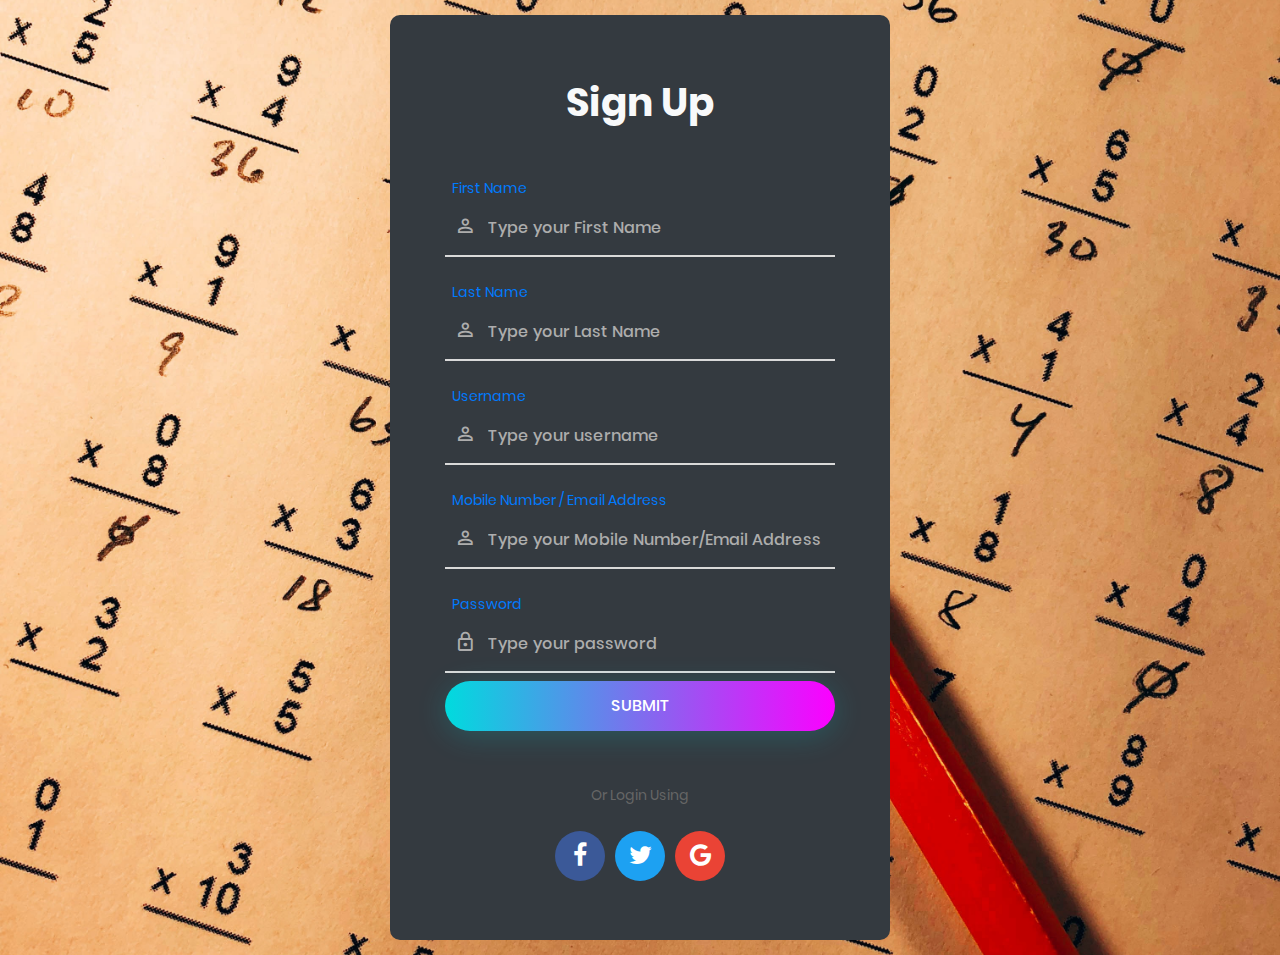
<file: signup.html>
<!DOCTYPE html>
<html lang="en">
<head>
	<title>Sign Up</title>
	<meta charset="UTF-8">
	<meta name="viewport" content="width=device-width, initial-scale=1">
<!--===============================================================================================-->	
	<link rel="icon" type="image/png" href="images/icons/favicon.ico"/>
<!--===============================================================================================-->
	<link rel="stylesheet" type="text/css" href="vendor/bootstrap/css/bootstrap.min.css">
<!--===============================================================================================-->
	<link rel="stylesheet" type="text/css" href="fonts/font-awesome-4.7.0/css/font-awesome.min.css">
<!--===============================================================================================-->
	<link rel="stylesheet" type="text/css" href="fonts/iconic/css/material-design-iconic-font.min.css">
<!--===============================================================================================-->
	<link rel="stylesheet" type="text/css" href="vendor/animate/animate.css">
<!--===============================================================================================-->	
	<link rel="stylesheet" type="text/css" href="vendor/css-hamburgers/hamburgers.min.css">
<!--===============================================================================================-->
	<link rel="stylesheet" type="text/css" href="vendor/animsition/css/animsition.min.css">
<!--===============================================================================================-->
	<link rel="stylesheet" type="text/css" href="vendor/select2/select2.min.css">
<!--===============================================================================================-->	
	<link rel="stylesheet" type="text/css" href="vendor/daterangepicker/daterangepicker.css">
<!--===============================================================================================-->
	<link rel="stylesheet" type="text/css" href="css/util.css">
	<link rel="stylesheet" type="text/css" href="css/main.css">
<!--===============================================================================================-->
</head>
<body>
	
	<div class="limiter">
		<div class="container-login100" style="background-image: url('img/bg-01.jpg');">
			<div class="wrap-login100 p-l-55 p-r-55 p-t-65 p-b-54 bg-dark">
				<form class="login100-form validate-form">
					<span class="login100-form-title p-b-49 text-light">
						Sign Up
					</span>

					<div class="wrap-input100 validate-input m-b-23" data-validate = "Username is reauired">
						<span class="label-input100 text-primary">First Name</span>
						<input class="input100 text-light" type="text" name="username" placeholder="Type your First Name">
						<span class="focus-input100" data-symbol="&#xf206;"></span>
					</div>
					<div class="wrap-input100 validate-input m-b-23" data-validate = "Username is reauired">
						<span class="label-input100 text-primary">Last Name</span>
						<input class="input100 text-light" type="text" name="username" placeholder="Type your Last Name">
						<span class="focus-input100" data-symbol="&#xf206;"></span>
					</div>
					<div class="wrap-input100 validate-input m-b-23" data-validate = "Username is reauired">
						<span class="label-input100 text-primary">Username</span>
						<input class="input100 text-light" type="text" name="username" placeholder="Type your username">
						<span class="focus-input100" data-symbol="&#xf206;"></span>
					</div>

					<div class="wrap-input100 validate-input m-b-23" data-validate = "Username is reauired">
						<span class="label-input100 text-primary">Mobile Number / Email Address</span>
						<input class="input100 text-light" type="text" name="username" placeholder="Type your Mobile Number/Email Address">
						<span class="focus-input100" data-symbol="&#xf206;"></span>
					</div>
				

					<div class="wrap-input100 validate-input" data-validate="Password is required">
						<span class="label-input100 text-primary">Password</span>
						<input class="input100 text-light" type="password" name="pass" placeholder="Type your password">
						<span class="focus-input100" data-symbol="&#xf190;"></span>
					</div>

					
					
					
					
					<div class="container-login100-form-btn pt-2">
						<div class="wrap-login100-form-btn">
							<div class="login100-form-bgbtn"></div>
							<button class="login100-form-btn">
								Submit
							</button>
						</div>
					</div>

					<div class="txt1 text-center p-t-54 p-b-20">
						<span>
							Or Login Using
						</span>
					</div>

					<div class="flex-c-m">
						<a href="#" class="login100-social-item bg1">
							<i class="fa fa-facebook"></i>
						</a>

						<a href="#" class="login100-social-item bg2">
							<i class="fa fa-twitter"></i>
						</a>

						<a href="#" class="login100-social-item bg3">
							<i class="fa fa-google"></i>
						</a>
					</div>

					
				</form>
			</div>
		</div>
	</div>
	

	<div id="dropDownSelect1"></div>
	
<!--===============================================================================================-->
	<script src="vendor/jquery/jquery-3.2.1.min.js"></script>
<!--===============================================================================================-->
	<script src="vendor/animsition/js/animsition.min.js"></script>
<!--===============================================================================================-->
	<script src="vendor/bootstrap/js/popper.js"></script>
	<script src="vendor/bootstrap/js/bootstrap.min.js"></script>
<!--===============================================================================================-->
	<script src="vendor/select2/select2.min.js"></script>
<!--===============================================================================================-->
	<script src="vendor/daterangepicker/moment.min.js"></script>
	<script src="vendor/daterangepicker/daterangepicker.js"></script>
<!--===============================================================================================-->
	<script src="vendor/countdowntime/countdowntime.js"></script>
<!--===============================================================================================-->
	<script src="js/main.js"></script>

</body>
</html>
</file>
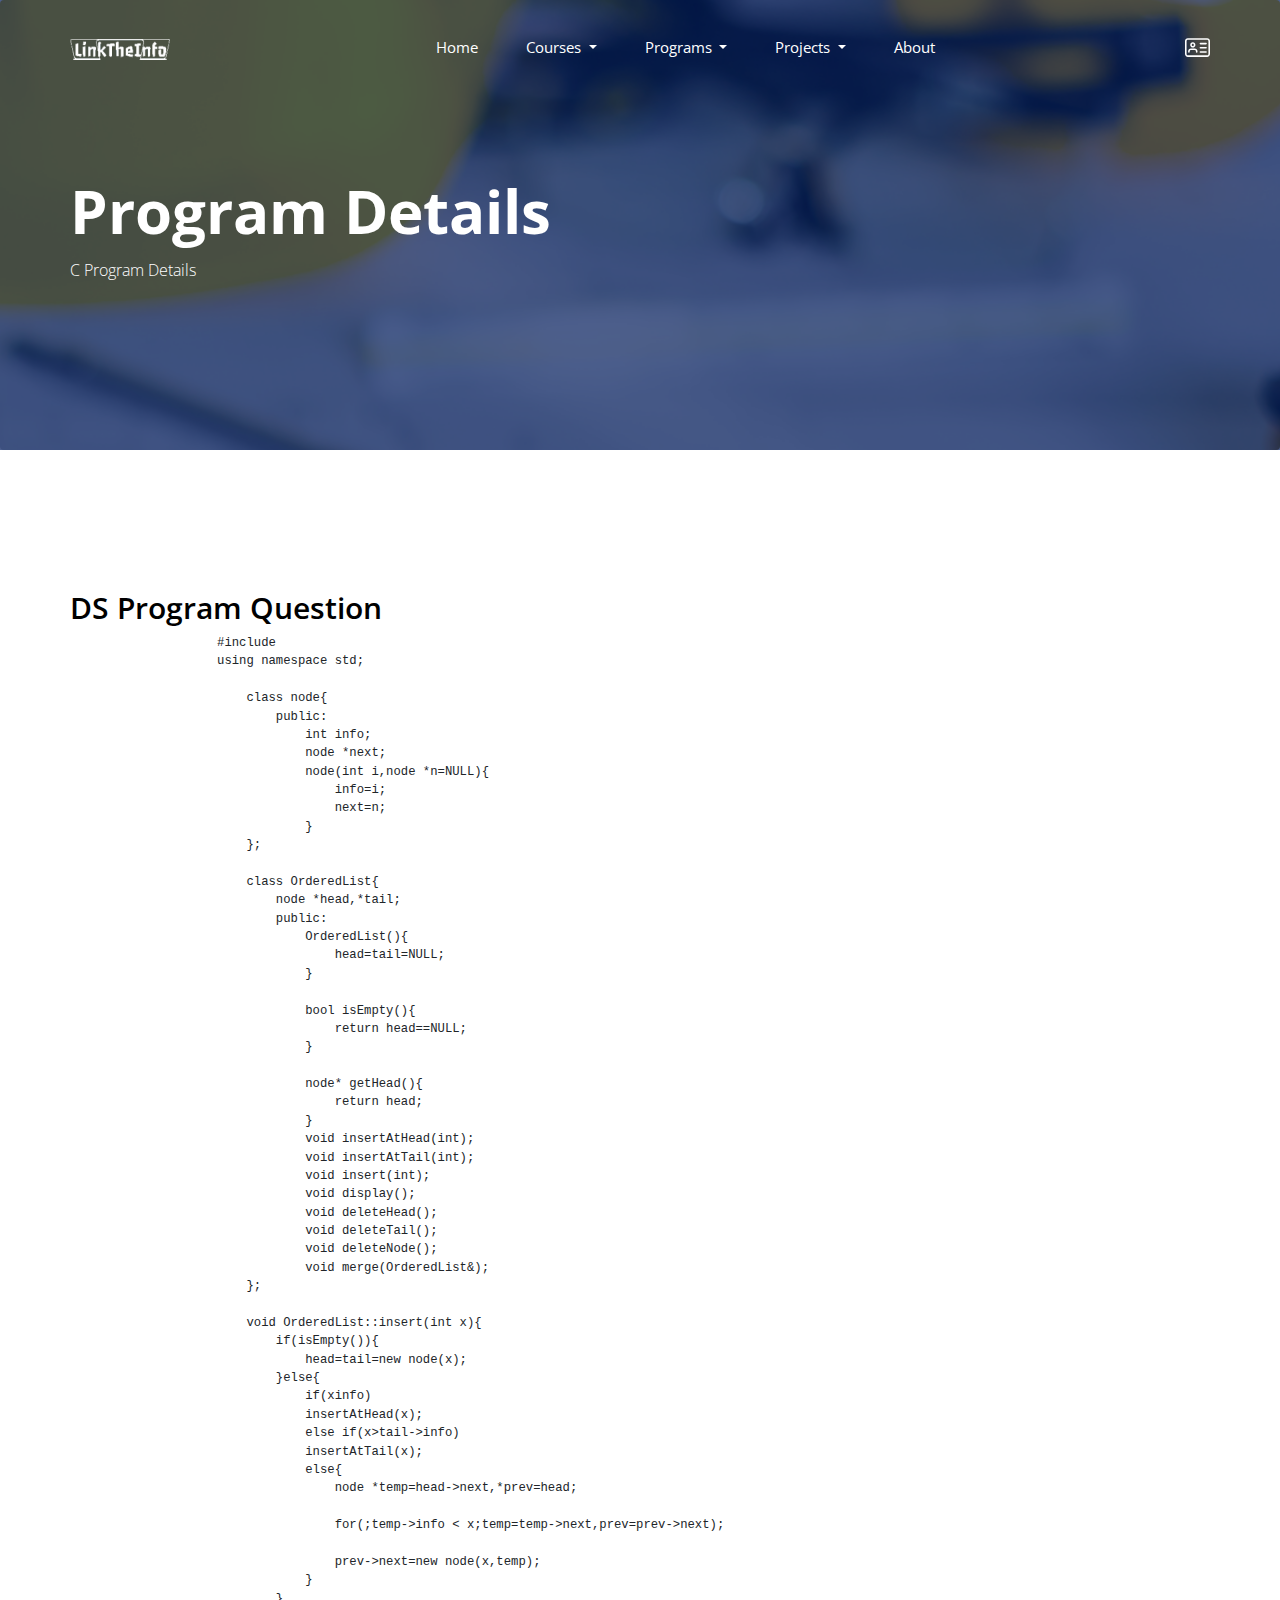
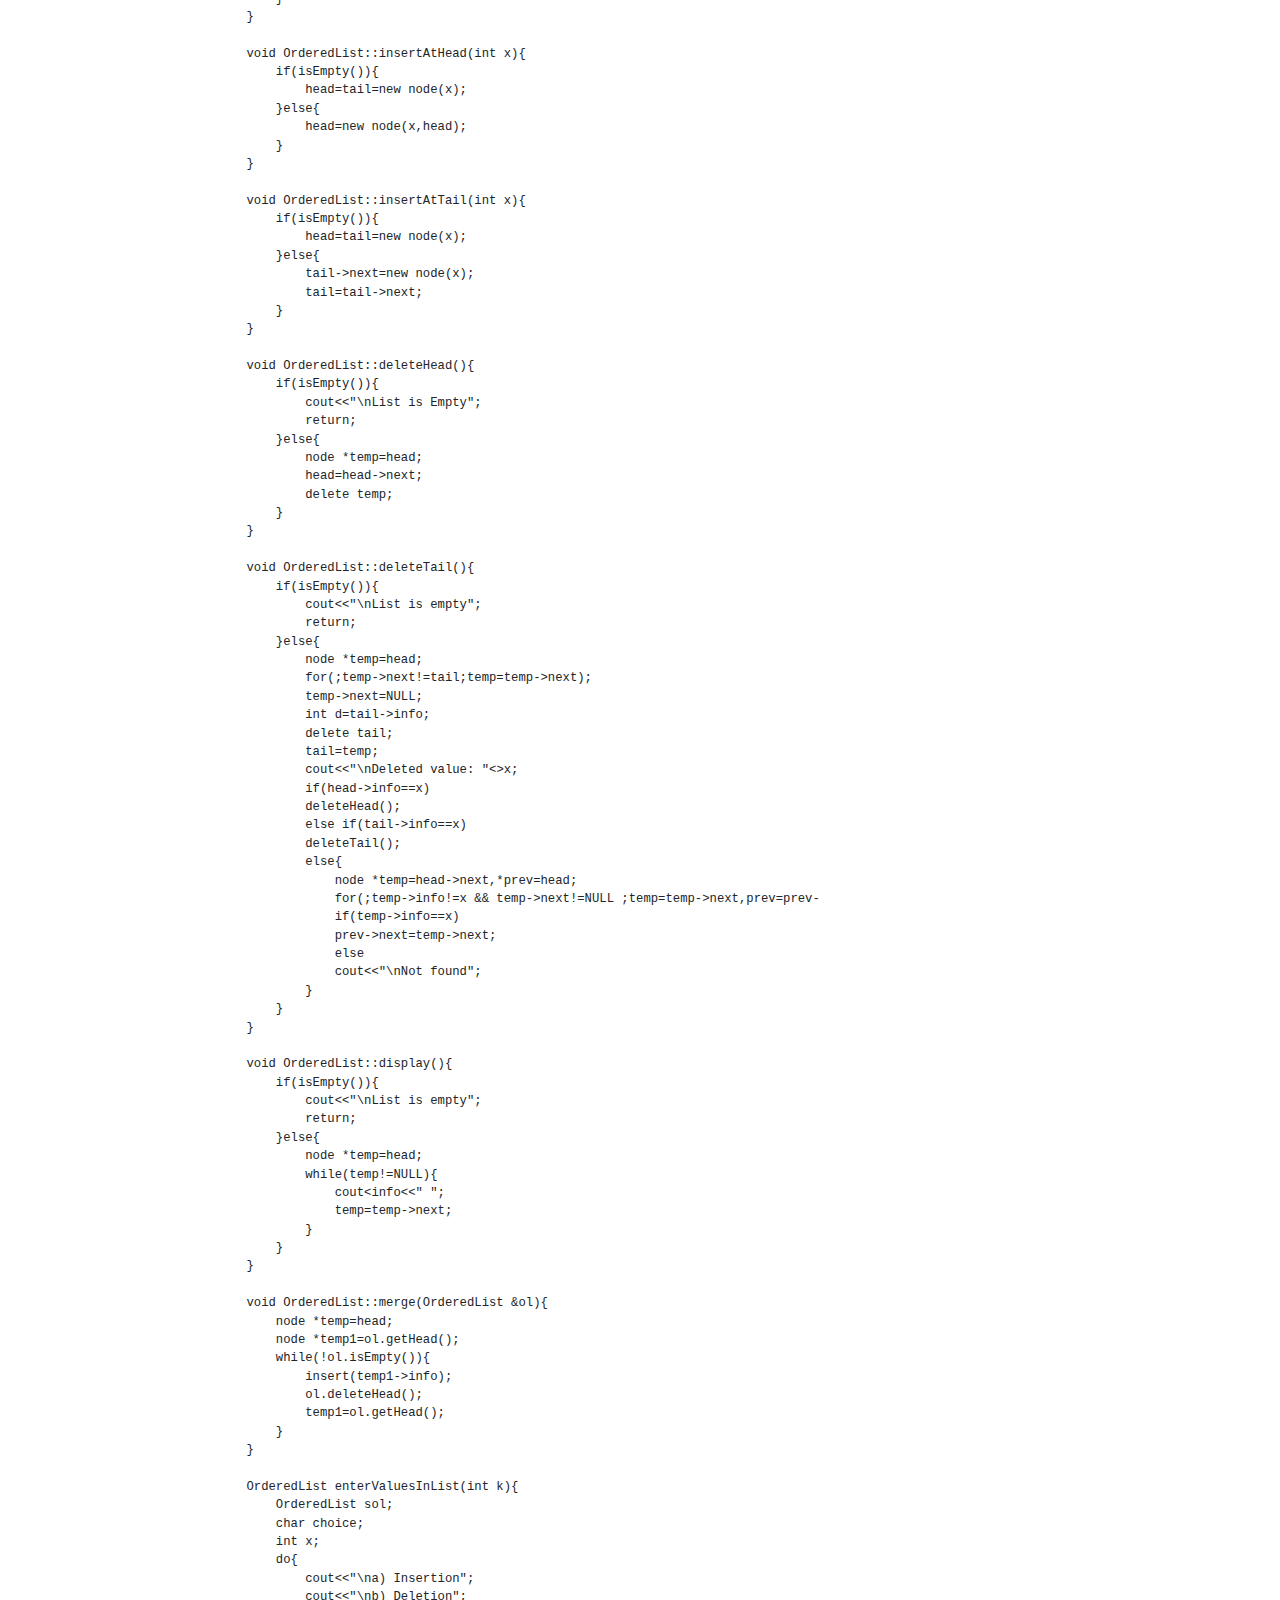
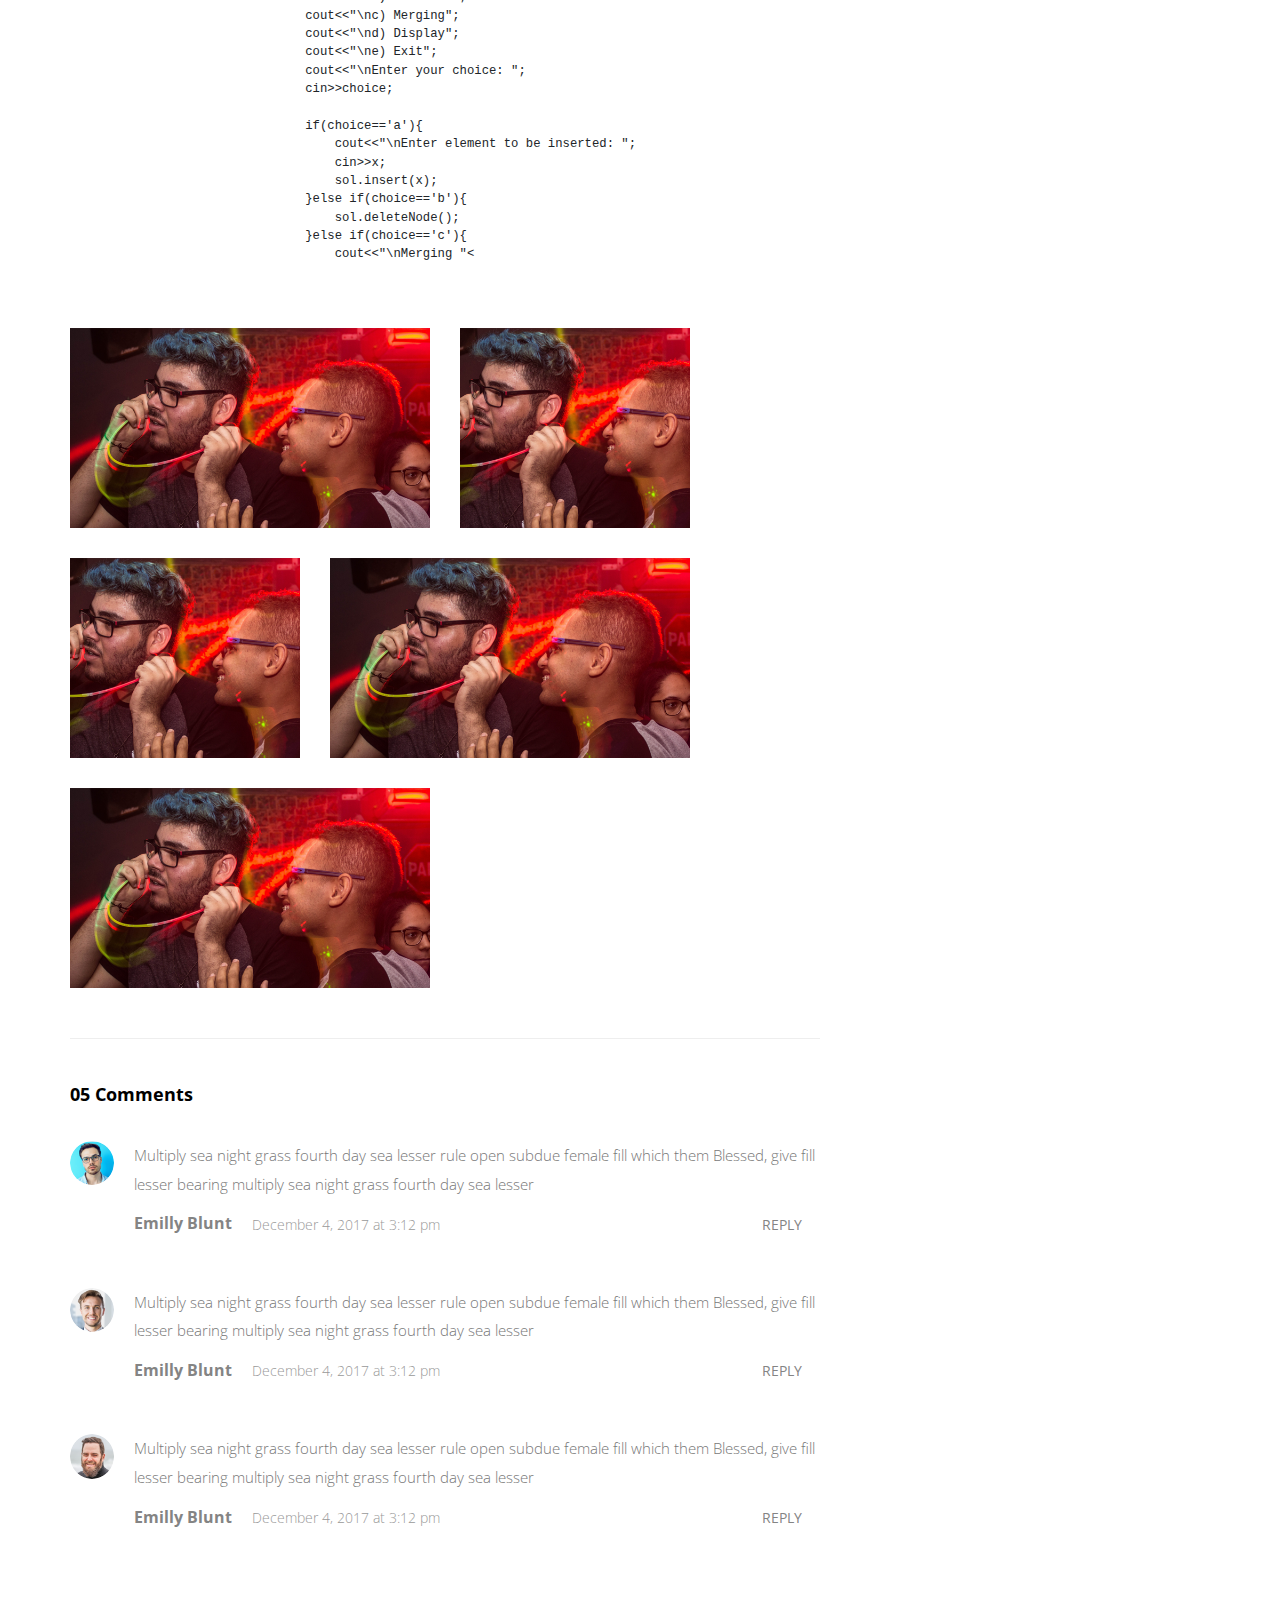
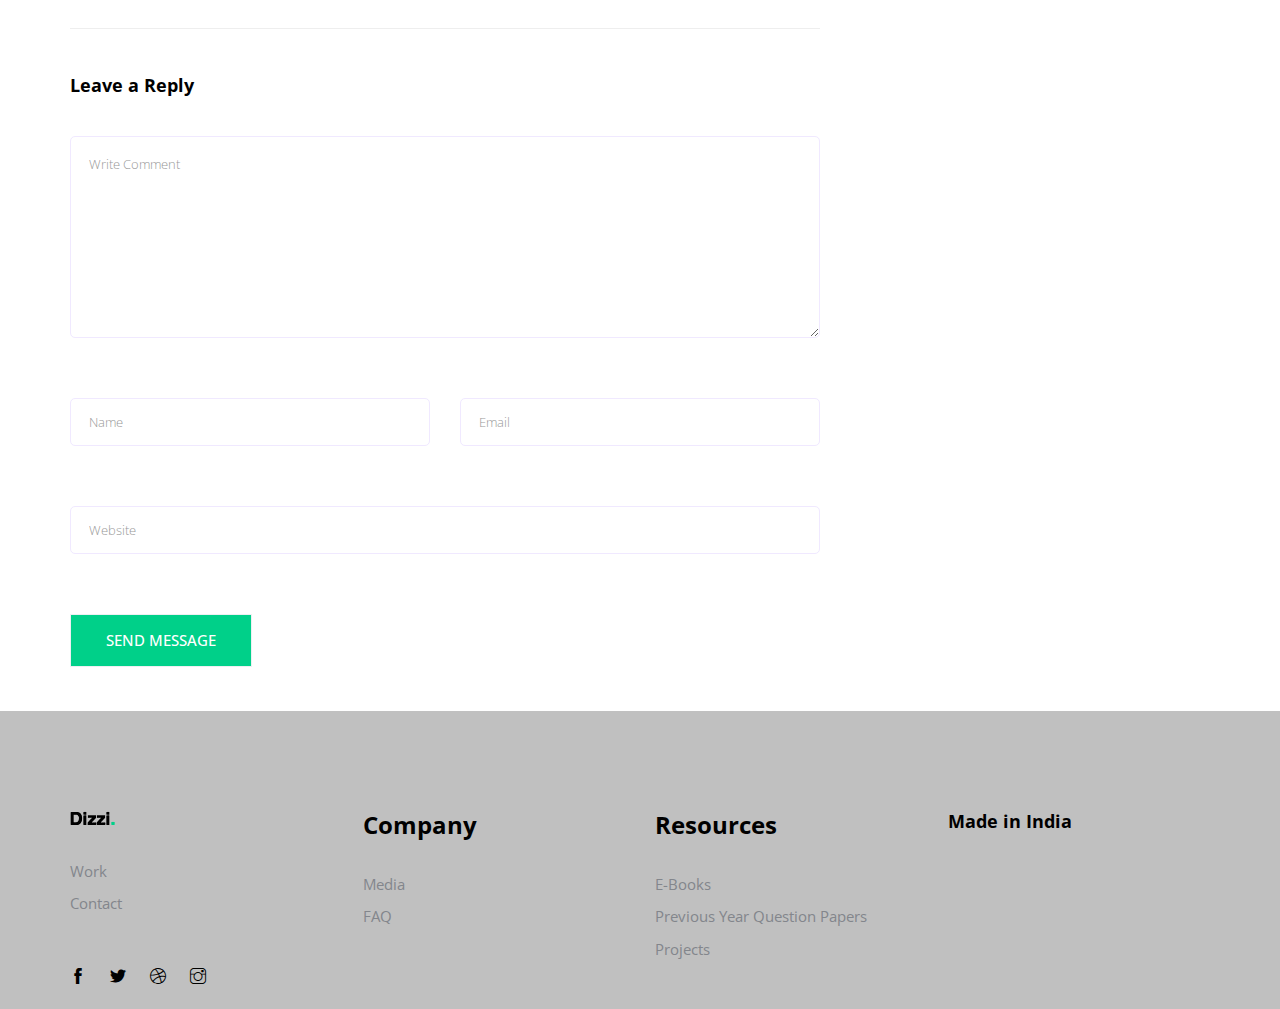
<file: single-program.html>
<!DOCTYPE html>
<html lang="en">
  <head>
    <!-- Required meta tags -->
    <meta charset="utf-8" />
    <meta
      name="viewport"
      content="width=device-width, initial-scale=1, shrink-to-fit=no"
    />
    <title>LinkTheInfo</title>
    <link rel="icon" href="img/favicon.png" />
    <!-- Bootstrap CSS -->
    <link rel="stylesheet" href="css/bootstrap.min.css" />
    <!-- animate CSS -->
    <link rel="stylesheet" href="css/animate.css" />
    <!-- owl carousel CSS -->
    <link rel="stylesheet" href="css/owl.carousel.min.css" />
    <!-- themify CSS -->
    <link rel="stylesheet" href="css/themify-icons.css" />
    <!-- flaticon CSS -->
    <link rel="stylesheet" href="css/flaticon.css" />
    <!-- font awesome CSS -->
    <link rel="stylesheet" href="css/magnific-popup.css" />
    <!-- swiper CSS -->
    <link rel="stylesheet" href="css/slick.css" />
    <!-- style CSS -->
    <link rel="stylesheet" href="css/style.css" />
  </head>

  <body>
    <!--::header part start::-->
    <header class="main_menu home_menu">
      <div class="container">
        <div class="row align-items-left">
          <div class="col-lg-12">
            <nav class="navbar navbar-expand-lg navbar-light">
              <a class="navbar-brand" href="index.html">
                <img src="img/logo.png" alt="logo" />
              </a>
              <button
                class="navbar-toggler"
                type="button"
                data-toggle="collapse"
                data-target="#navbarSupportedContent"
                aria-controls="navbarSupportedContent"
                aria-expanded="false"
                aria-label="Toggle navigation">

                <span class="ti-menu"></span>
              </button>

              <div
                class="collapse navbar-collapse main-menu-item justify-content-center"
                id="navbarSupportedContent"
              >
                <ul class="navbar-nav align-items-center">
                  <li class="nav-item"><a class="nav-link" href="index.html">Home</a></li>
                   <!-- Courses -->
                  <li class="nav-item dropdown">
                   <a
                     class="nav-link dropdown-toggle"
                     href="#" id="navbarDropdown"
                     role="button"
                     data-toggle="dropdown"
                     aria-haspopup="true"
                     aria-expanded="false"
                   >
                    Courses
                   </a>
                    <ul class="dropdown-menu" aria-labelledby="dropdownMenu1" >
                      <li><a href="bca.html" class="dropdown-item">BCA </a></li>
                      <li><a href="#" class="dropdown-item">something</a></li>
                      <li><a href="#" class="dropdown-item">something</a></li>
                    </ul>
                  </li>
                    <!-- Programs -->
                  <li class="nav-item dropdown">
                   <a
                     class="nav-link dropdown-toggle"
                     href="#" id="navbarDropdown"
                     role="button"
                     data-toggle="dropdown"
                     aria-haspopup="true"
                     aria-expanded="false"
                   >
                    Programs
                   </a>
                    <ul class="dropdown-menu" aria-labelledby="dropdownMenu2" >
                      <li><a href="program.html" class="dropdown-item">C </a></li>
                      <li><a href="#" class="dropdown-item">C++</a></li>
                      <li><a href="#" class="dropdown-item">Java</a></li>
                    </ul>
                  </li>

                  <!-- Projects -->
                  <li class="nav-item dropdown">
                   <a
                     class="nav-link dropdown-toggle"
                     href="#" id="navbarDropdown"
                     role="button"
                     data-toggle="dropdown"
                     aria-haspopup="true"
                     aria-expanded="false"
                   >
                    Projects
                   </a>
                    <ul class="dropdown-menu" aria-labelledby="dropdownMenu3" >
                      <li><a href="project.html" class="dropdown-item">C </a></li>
                      <li><a href="#" class="dropdown-item">C++</a></li>
                      <li><a href="#" class="dropdown-item">Java</a></li>
                    </ul>
                  </li>
                  <!--
                  <li class="nav-item"><a class="nav-link" href="services.html">Programs</a></li>
                  <li class="nav-item"><a class="nav-link" href="project.html">Projects</a></li>
                  -->
                  <li class="nav-item"><a class="nav-link" href="about.html">About</a></li>


                </ul>
              </div>
              <div class=log-in>
                  <a class="log" href="login.html">
                <img width="25" height="25" src="img/svg/id-card.svg" alt="" ></a>
              </div>
          </div>
        </div>

            
              </div>
            </nav>
          </div>
        </div>
      </div>
    </header>
    <!-- Header part end-->

    <!-- breadcrumb start-->
    <section class="breadcrumb breadcrumb_bg align-items-center">
      <div class="container">
        <div class="row align-items-center justify-content-between">
          <div class="col-sm-6">
            <div class="breadcrumb_tittle">
              <h2>Program details</h2>
              <p>C Program details</p>
            </div>
          </div>
        </div>
      </div>
    </section>
    <!-- breadcrumb start-->

    <section class="prog_area single-area padding_top">
      <div class="container">
        <div class="row">
          <div class="col-lg-8 posts-list">
            <div class="single-post">
              <div class="prog_details">
                <h2>
                  
                    DS Program Question

                </h2>
                <pre>
                    #include<iostream>
                    using namespace std;
                        
                        class node{
                            public:
                                int info;
                                node *next;
                                node(int i,node *n=NULL){
                                    info=i;
                                    next=n;
                                }
                        };
                        
                        class OrderedList{
                            node *head,*tail;
                            public:
                                OrderedList(){
                                    head=tail=NULL;
                                }
                                
                                bool isEmpty(){
                                    return head==NULL;
                                }
                                
                                node* getHead(){
                                    return head;
                                }
                                void insertAtHead(int);
                                void insertAtTail(int);
                                void insert(int);
                                void display();
                                void deleteHead();
                                void deleteTail();
                                void deleteNode();
                                void merge(OrderedList&);
                        };
                        
                        void OrderedList::insert(int x){
                            if(isEmpty()){
                                head=tail=new node(x);
                            }else{
                                if(x<head->info)
                                insertAtHead(x);
                                else if(x>tail->info)
                                insertAtTail(x);
                                else{
                                    node *temp=head->next,*prev=head;
                                    
                                    for(;temp->info < x;temp=temp->next,prev=prev->next);
                                
                                    prev->next=new node(x,temp);
                                }
                            }
                        }
                        
                        void OrderedList::insertAtHead(int x){
                            if(isEmpty()){
                                head=tail=new node(x);
                            }else{
                                head=new node(x,head);
                            }
                        }
                        
                        void OrderedList::insertAtTail(int x){
                            if(isEmpty()){
                                head=tail=new node(x);
                            }else{
                                tail->next=new node(x);
                                tail=tail->next;
                            }
                        }
                        
                        void OrderedList::deleteHead(){
                            if(isEmpty()){
                                cout<<"\nList is Empty";
                                return;
                            }else{
                                node *temp=head;
                                head=head->next;
                                delete temp;
                            }
                        }
                        
                        void OrderedList::deleteTail(){
                            if(isEmpty()){
                                cout<<"\nList is empty";
                                return;
                            }else{
                                node *temp=head;
                                for(;temp->next!=tail;temp=temp->next);
                                temp->next=NULL;
                                int d=tail->info;
                                delete tail;
                                tail=temp;
                                cout<<"\nDeleted value: "<<d;
                            }
                        }
                        
                        void OrderedList::deleteNode(){
                            if(isEmpty()){
                                cout<<"\nList is empty";
                                return;
                            }else{
                                int x;
                                cout<<"\nEnter the element to be deleted: ";
                                cin>>x;
                                if(head->info==x)
                                deleteHead();
                                else if(tail->info==x)
                                deleteTail();
                                else{
                                    node *temp=head->next,*prev=head;
                                    for(;temp->info!=x && temp->next!=NULL ;temp=temp->next,prev=prev->next);
                                    if(temp->info==x)
                                    prev->next=temp->next;
                                    else
                                    cout<<"\nNot found";
                                }
                            }
                        }
                        
                        void OrderedList::display(){
                            if(isEmpty()){
                                cout<<"\nList is empty";
                                return;
                            }else{
                                node *temp=head;
                                while(temp!=NULL){
                                    cout<<temp->info<<" ";
                                    temp=temp->next;
                                }
                            }
                        }
                        
                        void OrderedList::merge(OrderedList &ol){
                            node *temp=head;
                            node *temp1=ol.getHead();
                            while(!ol.isEmpty()){
                                insert(temp1->info);
                                ol.deleteHead();
                                temp1=ol.getHead();
                            }
                        }
                        
                        OrderedList enterValuesInList(int k){
                            OrderedList sol;
                            char choice;
                            int x;
                            do{
                                cout<<"\na) Insertion";
                                cout<<"\nb) Deletion";
                                cout<<"\nc) Merging";
                                cout<<"\nd) Display";
                                cout<<"\ne) Exit";
                                cout<<"\nEnter your choice: ";
                                cin>>choice;
                                
                                if(choice=='a'){
                                    cout<<"\nEnter element to be inserted: ";
                                    cin>>x;
                                    sol.insert(x);
                                }else if(choice=='b'){
                                    sol.deleteNode();
                                }else if(choice=='c'){
                                    cout<<"\nMerging "<<k;
                                    OrderedList sol1=enterValuesInList(k+1);
                                    sol.merge(sol1);
                                    cout<<"\nEnd of merge "<<k<<endl;
                                }else if(choice=='d'){
                                    sol.display();
                                }else if(choice=='e')
                                break;
                            }while(true);
                            
                            return sol;
                        }
                        
                        int main(){
                            int x;
                            char choice;
                            OrderedList sol=enterValuesInList(0);
                            return 0;
                        } 
                </pre>
              </div>
            </div>
<!--O/P-->
            <div class="row gallery-item">
              <div class="col-md-6">
                <a href="img/elements/g1.jpg" class="img-pop-up">
                  <div class="single-gallery-image" style="background: url(img/blog/single_blog_1.png);"></div>
                </a>
              </div>
              <div class="col-md-4">
                <a href="img/elements/g2.jpg" class="img-pop-up">
                  <div class="single-gallery-image" style="background: url(img/blog/single_blog_1.png);"></div>
                </a>
              </div>
              <div class="col-md-4">
                <a href="img/elements/g3.jpg" class="img-pop-up">
                  <div class="single-gallery-image" style="background: url(img/blog/single_blog_1.png);"></div>
                </a>
              </div>
              <div class="col-md-6">
                <a href="img/elements/g4.jpg" class="img-pop-up">
                  <div class="single-gallery-image" style="background: url(img/blog/single_blog_1.png);"></div>
                </a>
              </div>
              <div class="col-md-6">
                <a href="img/elements/g5.jpg" class="img-pop-up">
                  <div class="single-gallery-image" style="background: url(img/blog/single_blog_1.png);"></div>
                </a>
              </div>
            </div>
            <!--
          </div>
              <div class="blog-author">
              <div class="media align-items-center">
                <img src="img/blog/author.png" alt="" />
                <div class="media-body">
                  <a href="#">
                    <h4>Harvard milan</h4>
                  </a>
                  <p>
                    Second divided from form fish beast made. Every of seas all
                    gathered use saying you're, he our dominion twon Second
                    divided from
                  </p>
                </div>
              </div>
            </div>
          -->
          <div class="comnts">
            <h4>05 Comments</h4>
            <div class="comment-list">
              <div class="single-comment justify-content-between d-flex">
                <div class="user justify-content-between d-flex">
                  <div class="thumb">
                    <img src="img/comment/comment_1.png" alt="" />
                  </div>
                  <div class="desc">
                    <p class="comment">
                      Multiply sea night grass fourth day sea lesser rule open
                      subdue female fill which them Blessed, give fill lesser
                      bearing multiply sea night grass fourth day sea lesser
                    </p>
                    <div class="d-flex justify-content-between">
                      <div class="d-flex align-items-center">
                        <h5>
                          <a href="#">Emilly Blunt</a>
                        </h5>
                        <p class="date">December 4, 2017 at 3:12 pm</p>
                      </div>
                      <div class="reply-btn">
                        <a href="#" class="btn-reply text-uppercase">reply</a>
                      </div>
                    </div>
                  </div>
                </div>
              </div>
            </div>
            <div class="comment-list">
              <div class="single-comment justify-content-between d-flex">
                <div class="user justify-content-between d-flex">
                  <div class="thumb">
                    <img src="img/comment/comment_2.png" alt="" />
                  </div>
                  <div class="desc">
                    <p class="comment">
                      Multiply sea night grass fourth day sea lesser rule open
                      subdue female fill which them Blessed, give fill lesser
                      bearing multiply sea night grass fourth day sea lesser
                    </p>
                    <div class="d-flex justify-content-between">
                      <div class="d-flex align-items-center">
                        <h5>
                          <a href="#">Emilly Blunt</a>
                        </h5>
                        <p class="date">December 4, 2017 at 3:12 pm</p>
                      </div>
                      <div class="reply-btn">
                        <a href="#" class="btn-reply text-uppercase">reply</a>
                      </div>
                    </div>
                  </div>
                </div>
              </div>
            </div>
            <div class="comment-list">
              <div class="single-comment justify-content-between d-flex">
                <div class="user justify-content-between d-flex">
                  <div class="thumb">
                    <img src="img/comment/comment_3.png" alt="" />
                  </div>
                  <div class="desc">
                    <p class="comment">
                      Multiply sea night grass fourth day sea lesser rule open
                      subdue female fill which them Blessed, give fill lesser
                      bearing multiply sea night grass fourth day sea lesser
                    </p>
                    <div class="d-flex justify-content-between">
                      <div class="d-flex align-items-center">
                        <h5>
                          <a href="#">Emilly Blunt</a>
                        </h5>
                        <p class="date">December 4, 2017 at 3:12 pm</p>
                      </div>
                      <div class="reply-btn">
                        <a href="#" class="btn-reply text-uppercase">reply</a>
                      </div>
                    </div>
                  </div>
                </div>
              </div>
            </div>
          </div>
            <div class="comment-form">
              <h4>Leave a Reply</h4>
              <form
                class="form-contact comment_form"
                action="#"
                id="commentForm"
              >
                <div class="row">
                  <div class="col-12">
                    <div class="form-group">
                      <textarea
                        class="form-control w-100"
                        name="comment"
                        id="comment"
                        cols="30"
                        rows="9"
                        placeholder="Write Comment"
                      ></textarea>
                    </div>
                  </div>
                  <div class="col-sm-6">
                    <div class="form-group">
                      <input
                        class="form-control"
                        name="name"
                        id="name"
                        type="text"
                        placeholder="Name"
                      />
                    </div>
                  </div>
                  <div class="col-sm-6">
                    <div class="form-group">
                      <input
                        class="form-control"
                        name="email"
                        id="email"
                        type="email"
                        placeholder="Email"
                      />
                    </div>
                  </div>
                  <div class="col-12">
                    <div class="form-group">
                      <input
                        class="form-control"
                        name="website"
                        id="website"
                        type="text"
                        placeholder="Website"
                      />
                    </div>
                  </div>
                </div>
                <div class="form-group">
                  <button type="submit" class="button btn_1 button-contactForm">
                    Send Message
                  </button>
                </div>
              </form>
            </div>
          </div>
        </div>
      </div>
    </section>
    <!--================Blog Area end =================-->

    <!-- footer part start-->
    <footer class="footer-area" style="background-color: #C0C0C0;">

  
      <div class="container">
        <div class="row justify-content-between">
          <div class="col-sm-6 col-md-3 col-xl-3">
            <div class="single-footer-widget footer_1">
              <a href="index.html">
                <img src="img/footer_logo.png" alt="" />
              </a>
              <ul>
                <li><a href="#">Work</a></li>
            <!--    <li><a href="#">Services</a></li> -->
                <li><a href="#">Contact</a></li>
              </ul>
              <div class="social_icon">
                <a href="#"><i class="ti-facebook"></i></a>
                <a href="#"><i class="ti-twitter-alt"></i></a>
                <a href="#"><i class="ti-dribbble"></i></a>
                <a href="#"><i class="ti-instagram"></i></a>
              </div>
            </div>
          </div>
          <div class="col-xl-3 col-sm-6 col-md-3">
            <div class="single-footer-widget footer_2">
              <h4>Company</h4>
              <ul>
                <li>
                  <a href="#">Media</a>
                </li>
          <!--      <li>
                  <a href="#">Carrier</a>
                </li>
                <li>
                  <a href="#">Testimonials</a>
                </li> -->
                <li>
                  <a href="#">FAQ</a>
                </li>
              </ul>
            </div>
          </div>
        <div class="col-xl-3 col-sm-6 col-md-3">
            <div class="single-footer-widget footer_2">
              <h4>Resources</h4>
              <ul>
                <li>
                  <a href="#">E-Books</a>
                </li>
                <li>
                  <a href="#">Previous Year Question Papers</a>
                </li>
                <li>
                  <a href="#">Projects</a>
                </li>
              </ul>
            </div>
          </div> 
          <div class="col-xl-3 col-sm-6 col-md-3">
            <div class="single-footer-widget footer_2">
              <div class="single_contact_info">
                <h3>Made in India</h3>
               
              </div>
           <!--   <div class="single_contact_info">
                <h3>New York - USA</h3>
                <p>127, Manchaster city, London</p>
                <p>+008 728 362 278</p>
              </div> -->
            </div>
          </div>
        </div>
      </div>
    </footer>
    <!-- footer part end-->

    <!-- jquery plugins here-->
    <script src="js/jquery-1.12.1.min.js"></script>
    <!-- popper js -->
    <script src="js/popper.min.js"></script>
    <!-- bootstrap js -->
    <script src="js/bootstrap.min.js"></script>
    <!-- easing js -->
    <script src="js/jquery.magnific-popup.js"></script>
    <!-- isotope js -->
    <script src="js/isotope.pkgd.min.js"></script>
    <!-- particles js -->
    <script src="js/owl.carousel.min.js"></script>
    <script src="js/jquery.nice-select.min.js"></script>
    <!--contact js-->
    <script src="js/contact.js"></script>
    <script src="js/jquery.ajaxchimp.min.js"></script>
    <script src="js/jquery.form.js"></script>
    <script src="js/jquery.validate.min.js"></script>
    <script src="js/mail-script.js"></script>
    <!-- custom js -->
    <script src="js/custom.js"></script>
  </body>
</html>
</file>
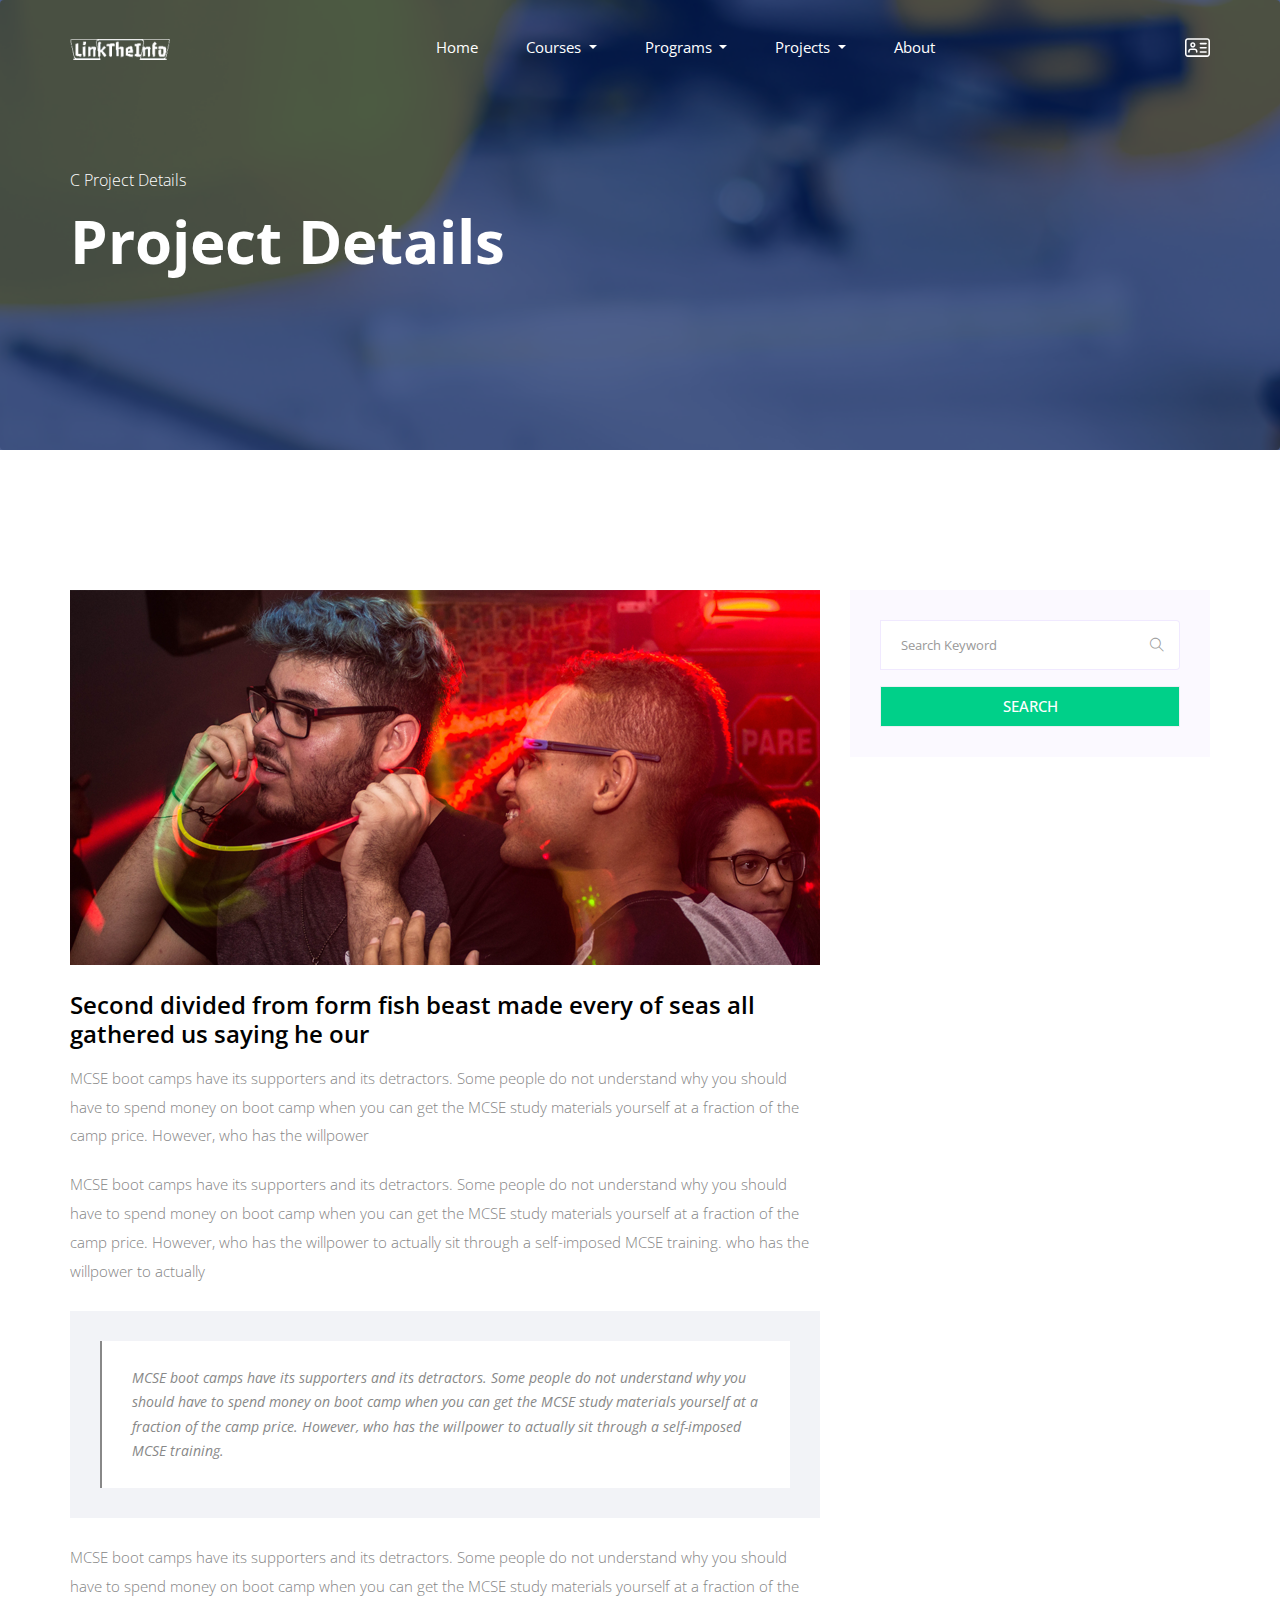
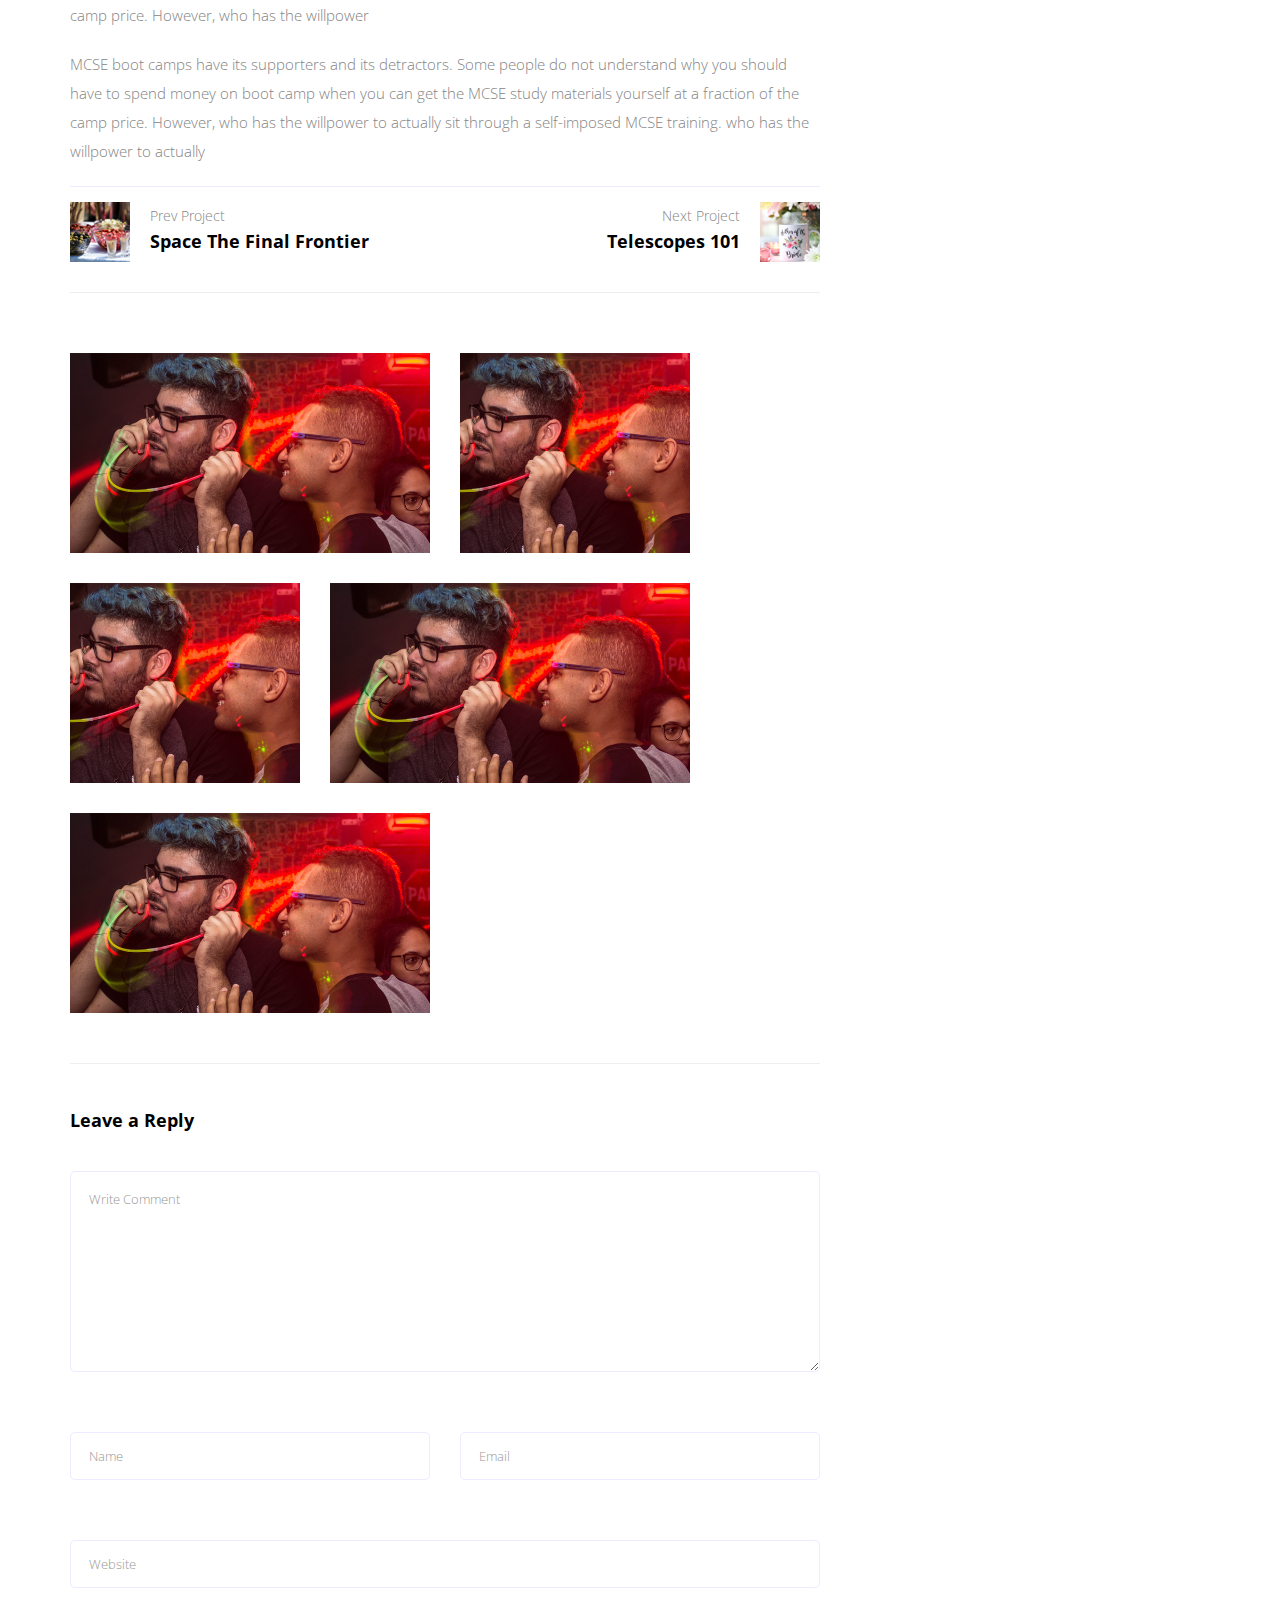
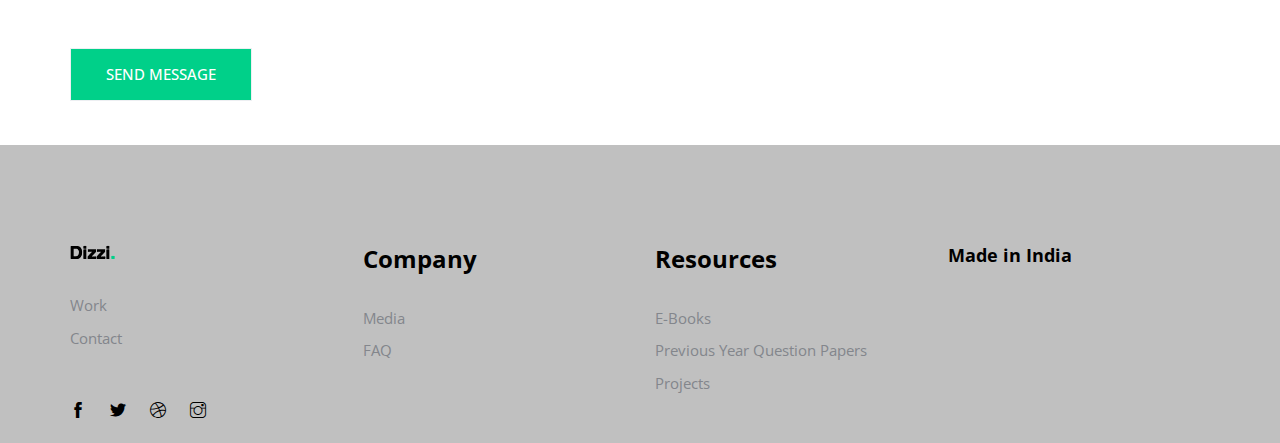
<file: single-project.html>
<!DOCTYPE html>
<html lang="en">
  <head>
    <!-- Required meta tags -->
    <meta charset="utf-8" />
    <meta
      name="viewport"
      content="width=device-width, initial-scale=1, shrink-to-fit=no"
    />
    <title>LinkTheInfo</title>
    <link rel="icon" href="img/favicon.png" />
    <!-- Bootstrap CSS -->
    <link rel="stylesheet" href="css/bootstrap.min.css" />
    <!-- animate CSS -->
    <link rel="stylesheet" href="css/animate.css" />
    <!-- owl carousel CSS -->
    <link rel="stylesheet" href="css/owl.carousel.min.css" />
    <!-- themify CSS -->
    <link rel="stylesheet" href="css/themify-icons.css" />
    <!-- flaticon CSS -->
    <link rel="stylesheet" href="css/flaticon.css" />
    <!-- font awesome CSS -->
    <link rel="stylesheet" href="css/magnific-popup.css" />
    <!-- swiper CSS -->
    <link rel="stylesheet" href="css/slick.css" />
    <!-- style CSS -->
    <link rel="stylesheet" href="css/style.css" />
  </head>

  <body>
    <!--::header part start::-->
    <header class="main_menu home_menu">
      <div class="container">
        <div class="row align-items-left">
          <div class="col-lg-12">
            <nav class="navbar navbar-expand-lg navbar-light">
              <a class="navbar-brand" href="index.html">
                <img src="img/logo.png" alt="logo" />
              </a>
              <button
                class="navbar-toggler"
                type="button"
                data-toggle="collapse"
                data-target="#navbarSupportedContent"
                aria-controls="navbarSupportedContent"
                aria-expanded="false"
                aria-label="Toggle navigation">

                <span class="ti-menu"></span>
              </button>

              <div
                class="collapse navbar-collapse main-menu-item justify-content-center"
                id="navbarSupportedContent"
              >
                <ul class="navbar-nav align-items-center">
                  <li class="nav-item"><a class="nav-link" href="index.html">Home</a></li>
                   <!-- Courses -->
                  <li class="nav-item dropdown">
                   <a
                     class="nav-link dropdown-toggle"
                     href="#" id="navbarDropdown"
                     role="button"
                     data-toggle="dropdown"
                     aria-haspopup="true"
                     aria-expanded="false"
                   >
                    Courses
                   </a>
                    <ul class="dropdown-menu" aria-labelledby="dropdownMenu1" >
                      <li><a href="bca.html" class="dropdown-item">BCA </a></li>
                      <li><a href="#" class="dropdown-item">something</a></li>
                      <li><a href="#" class="dropdown-item">something</a></li>
                    </ul>
                  </li>
                    <!-- Programs -->
                  <li class="nav-item dropdown">
                   <a
                     class="nav-link dropdown-toggle"
                     href="#" id="navbarDropdown"
                     role="button"
                     data-toggle="dropdown"
                     aria-haspopup="true"
                     aria-expanded="false"
                   >
                    Programs
                   </a>
                    <ul class="dropdown-menu" aria-labelledby="dropdownMenu2" >
                      <li><a href="program.html" class="dropdown-item">C </a></li>
                      <li><a href="#" class="dropdown-item">C++</a></li>
                      <li><a href="#" class="dropdown-item">Java</a></li>
                    </ul>
                  </li>

                  <!-- Projects -->
                  <li class="nav-item dropdown">
                   <a
                     class="nav-link dropdown-toggle"
                     href="#" id="navbarDropdown"
                     role="button"
                     data-toggle="dropdown"
                     aria-haspopup="true"
                     aria-expanded="false"
                   >
                    Projects
                   </a>
                    <ul class="dropdown-menu" aria-labelledby="dropdownMenu3" >
                      <li><a href="project.html" class="dropdown-item">C </a></li>
                      <li><a href="#" class="dropdown-item">C++</a></li>
                      <li><a href="#" class="dropdown-item">Java</a></li>
                    </ul>
                  </li>
                  <!--
                  <li class="nav-item"><a class="nav-link" href="services.html">Programs</a></li>
                  <li class="nav-item"><a class="nav-link" href="project.html">Projects</a></li>
                  -->
                  <li class="nav-item"><a class="nav-link" href="about.html">About</a></li>


                </ul>
              </div>
              <div class=log-in>
                  <a class="log" href="login.html">
                <img width="25" height="25" src="img/svg/id-card.svg" alt="" ></a>
              </div>
          </div>
        </div>

            
              </div>
            </nav>
          </div>
        </div>
      </div>
    </header>
    <!-- Header part end-->

    <!-- breadcrumb start-->
    <section class="breadcrumb breadcrumb_bg align-items-center">
      <div class="container">
        <div class="row align-items-center justify-content-between">
          <div class="col-sm-6">
            <div class="breadcrumb_tittle">
              <p>C Project details</p>
              <h2>Project details</h2>
            </div>
          </div>
        </div>
      </div>
    </section>
    <!-- breadcrumb start-->

    <!--================Blog Area =================-->
    <section class="proj_area single-post-area padding_top">
      <div class="container">
        <div class="row">
          <div class="col-lg-8 posts-list">
            <div class="single-post">
              <div class="feature-img">
                <img
                  class="img-fluid"
                  src="img/blog/single_blog_1.png"
                  alt=""
                />
              </div>
              <div class="blog_details">
                <h2>
                  Second divided from form fish beast made every of seas all
                  gathered us saying he our
                </h2>
                <p class="excert">
                  MCSE boot camps have its supporters and its detractors. Some
                  people do not understand why you should have to spend money on
                  boot camp when you can get the MCSE study materials yourself
                  at a fraction of the camp price. However, who has the
                  willpower
                </p>
                <p>
                  MCSE boot camps have its supporters and its detractors. Some
                  people do not understand why you should have to spend money on
                  boot camp when you can get the MCSE study materials yourself
                  at a fraction of the camp price. However, who has the
                  willpower to actually sit through a self-imposed MCSE
                  training. who has the willpower to actually
                </p>
                <div class="quote-wrapper">
                  <div class="quotes">
                    MCSE boot camps have its supporters and its detractors. Some
                    people do not understand why you should have to spend money
                    on boot camp when you can get the MCSE study materials
                    yourself at a fraction of the camp price. However, who has
                    the willpower to actually sit through a self-imposed MCSE
                    training.
                  </div>
                </div>
                <p>
                  MCSE boot camps have its supporters and its detractors. Some
                  people do not understand why you should have to spend money on
                  boot camp when you can get the MCSE study materials yourself
                  at a fraction of the camp price. However, who has the
                  willpower
                </p>
                <p>
                  MCSE boot camps have its supporters and its detractors. Some
                  people do not understand why you should have to spend money on
                  boot camp when you can get the MCSE study materials yourself
                  at a fraction of the camp price. However, who has the
                  willpower to actually sit through a self-imposed MCSE
                  training. who has the willpower to actually
                </p>
              </div>
            </div>
            <!--Prev Proj and Next Proj-->
            <div class="navigation-top">
              <div class="d-sm-flex justify-content-between text-center">
                <div class="col-sm-4 text-center my-2 my-sm-0">
                  <!-- <p class="comment-count"><span class="align-middle"><i class="far fa-comment"></i></span> 06 Comments</p> -->
                </div>
              </div>
              <div class="navigation-area">
                <div class="row">
                  <div
                    class="col-lg-6 col-md-6 col-12 nav-left flex-row d-flex justify-content-start align-items-center"
                  >
                    <div class="thumb">
                      <a href="#">
                        <img
                          class="img-fluid"
                          src="img/post/preview.png"
                          alt=""
                        />
                      </a>
                    </div>
                    <div class="arrow">
                      <a href="#">
                        <span class="lnr text-white ti-arrow-left"></span>
                      </a>
                    </div>
                    <div class="detials">
                      <p>Prev Project</p>
                      <a href="#">
                        <h4>Space The Final Frontier</h4>
                      </a>
                    </div>
                  </div>
                  <div
                    class="col-lg-6 col-md-6 col-12 nav-right flex-row d-flex justify-content-end align-items-center"
                  >
                    <div class="detials">
                      <p>Next Project</p>
                      <a href="#">
                        <h4>Telescopes 101</h4>
                      </a>
                    </div>
                    <div class="arrow">
                      <a href="#">
                        <span class="lnr text-white ti-arrow-right"></span>
                      </a>
                    </div>
                    <div class="thumb">
                      <a href="#">
                        <img class="img-fluid" src="img/post/next.png" alt="" />
                      </a>
                    </div>
                  </div>
                </div>
              </div>
            </div>
            <div class="row gallery-item">
              <div class="col-md-6">
                <a href="img/elements/g1.jpg" class="img-pop-up">
                  <div class="single-gallery-image" style="background: url(img/blog/single_blog_1.png);"></div>
                </a>
              </div>
              <div class="col-md-4">
                <a href="img/elements/g2.jpg" class="img-pop-up">
                  <div class="single-gallery-image" style="background: url(img/blog/single_blog_1.png);"></div>
                </a>
              </div>
              <div class="col-md-4">
                <a href="img/elements/g3.jpg" class="img-pop-up">
                  <div class="single-gallery-image" style="background: url(img/blog/single_blog_1.png);"></div>
                </a>
              </div>
              <div class="col-md-6">
                <a href="img/elements/g4.jpg" class="img-pop-up">
                  <div class="single-gallery-image" style="background: url(img/blog/single_blog_1.png);"></div>
                </a>
              </div>
              <div class="col-md-6">
                <a href="img/elements/g5.jpg" class="img-pop-up">
                  <div class="single-gallery-image" style="background: url(img/blog/single_blog_1.png);"></div>
                </a>
              </div>
            </div>
            <!--
          </div>
              <div class="blog-author">
              <div class="media align-items-center">
                <img src="img/blog/author.png" alt="" />
                <div class="media-body">
                  <a href="#">
                    <h4>Harvard milan</h4>
                  </a>
                  <p>
                    Second divided from form fish beast made. Every of seas all
                    gathered use saying you're, he our dominion twon Second
                    divided from
                  </p>
                </div>
              </div>
            </div>
          -->
            <!--
            <div class="comments-area">
              <h4>05 Comments</h4>
              <div class="comment-list">
                <div class="single-comment justify-content-between d-flex">
                  <div class="user justify-content-between d-flex">
                    <div class="thumb">
                      <img src="img/comment/comment_1.png" alt="" />
                    </div>
                    <div class="desc">
                      <p class="comment">
                        Multiply sea night grass fourth day sea lesser rule open
                        subdue female fill which them Blessed, give fill lesser
                        bearing multiply sea night grass fourth day sea lesser
                      </p>
                      <div class="d-flex justify-content-between">
                        <div class="d-flex align-items-center">
                          <h5>
                            <a href="#">Emilly Blunt</a>
                          </h5>
                          <p class="date">December 4, 2017 at 3:12 pm</p>
                        </div>
                        <div class="reply-btn">
                          <a href="#" class="btn-reply text-uppercase">reply</a>
                        </div>
                      </div>
                    </div>
                  </div>
                </div>
              </div>
              <div class="comment-list">
                <div class="single-comment justify-content-between d-flex">
                  <div class="user justify-content-between d-flex">
                    <div class="thumb">
                      <img src="img/comment/comment_2.png" alt="" />
                    </div>
                    <div class="desc">
                      <p class="comment">
                        Multiply sea night grass fourth day sea lesser rule open
                        subdue female fill which them Blessed, give fill lesser
                        bearing multiply sea night grass fourth day sea lesser
                      </p>
                      <div class="d-flex justify-content-between">
                        <div class="d-flex align-items-center">
                          <h5>
                            <a href="#">Emilly Blunt</a>
                          </h5>
                          <p class="date">December 4, 2017 at 3:12 pm</p>
                        </div>
                        <div class="reply-btn">
                          <a href="#" class="btn-reply text-uppercase">reply</a>
                        </div>
                      </div>
                    </div>
                  </div>
                </div>
              </div>
              <div class="comment-list">
                <div class="single-comment justify-content-between d-flex">
                  <div class="user justify-content-between d-flex">
                    <div class="thumb">
                      <img src="img/comment/comment_3.png" alt="" />
                    </div>
                    <div class="desc">
                      <p class="comment">
                        Multiply sea night grass fourth day sea lesser rule open
                        subdue female fill which them Blessed, give fill lesser
                        bearing multiply sea night grass fourth day sea lesser
                      </p>
                      <div class="d-flex justify-content-between">
                        <div class="d-flex align-items-center">
                          <h5>
                            <a href="#">Emilly Blunt</a>
                          </h5>
                          <p class="date">December 4, 2017 at 3:12 pm</p>
                        </div>
                        <div class="reply-btn">
                          <a href="#" class="btn-reply text-uppercase">reply</a>
                        </div>
                      </div>
                    </div>
                  </div>
                </div>
              </div>
            </div>
          -->
            <div class="comment-form">
              <h4>Leave a Reply</h4>
              <form
                class="form-contact comment_form"
                action="#"
                id="commentForm"
              >
                <div class="row">
                  <div class="col-12">
                    <div class="form-group">
                      <textarea
                        class="form-control w-100"
                        name="comment"
                        id="comment"
                        cols="30"
                        rows="9"
                        placeholder="Write Comment"
                      ></textarea>
                    </div>
                  </div>
                  <div class="col-sm-6">
                    <div class="form-group">
                      <input
                        class="form-control"
                        name="name"
                        id="name"
                        type="text"
                        placeholder="Name"
                      />
                    </div>
                  </div>
                  <div class="col-sm-6">
                    <div class="form-group">
                      <input
                        class="form-control"
                        name="email"
                        id="email"
                        type="email"
                        placeholder="Email"
                      />
                    </div>
                  </div>
                  <div class="col-12">
                    <div class="form-group">
                      <input
                        class="form-control"
                        name="website"
                        id="website"
                        type="text"
                        placeholder="Website"
                      />
                    </div>
                  </div>
                </div>
                <div class="form-group">
                  <button type="submit" class="button btn_1 button-contactForm">
                    Send Message
                  </button>
                </div>
              </form>
            </div>
          </div>
          <div class="col-lg-4">
            <div class="blog_right_sidebar">
              <aside class="single_sidebar_widget search_widget">
                <form action="#">
                  <div class="form-group">
                    <div class="input-group mb-3">
                      <input
                        type="text"
                        class="form-control"
                        placeholder="Search Keyword"
                        onfocus="this.placeholder = ''"
                        onblur="this.placeholder = 'Search Keyword'"
                      />
                      <div class="input-group-append">
                        <button class="btn" type="button">
                          <i class="ti-search"></i>
                        </button>
                      </div>
                    </div>
                  </div>
                  <button
                    class="button rounded-0 primary-bg text-white w-100 btn_1"
                    type="submit"
                  >
                    Search
                  </button>
                </form>
              </aside>
            </div>
          </div>
        </div>
      </div>
    </section>
    <!--================Blog Area end =================-->

    <!-- footer part start-->
    <footer class="footer-area"
style="background-color: #C0C0C0;">

  
      <div class="container">
        <div class="row justify-content-between">
          <div class="col-sm-6 col-md-3 col-xl-3">
            <div class="single-footer-widget footer_1">
              <a href="index.html">
                <img src="img/footer_logo.png" alt="" />
              </a>
              <ul>
                <li><a href="#">Work</a></li>
            <!--    <li><a href="#">Services</a></li> -->
                <li><a href="#">Contact</a></li>
              </ul>
              <div class="social_icon">
                <a href="#"><i class="ti-facebook"></i></a>
                <a href="#"><i class="ti-twitter-alt"></i></a>
                <a href="#"><i class="ti-dribbble"></i></a>
                <a href="#"><i class="ti-instagram"></i></a>
              </div>
            </div>
          </div>
          <div class="col-xl-3 col-sm-6 col-md-3">
            <div class="single-footer-widget footer_2">
              <h4>Company</h4>
              <ul>
                <li>
                  <a href="#">Media</a>
                </li>
          <!--      <li>
                  <a href="#">Carrier</a>
                </li>
                <li>
                  <a href="#">Testimonials</a>
                </li> -->
                <li>
                  <a href="#">FAQ</a>
                </li>
              </ul>
            </div>
          </div>
        <div class="col-xl-3 col-sm-6 col-md-3">
            <div class="single-footer-widget footer_2">
              <h4>Resources</h4>
              <ul>
                <li>
                  <a href="#">E-Books</a>
                </li>
                <li>
                  <a href="#">Previous Year Question Papers</a>
                </li>
                <li>
                  <a href="#">Projects</a>
                </li>
              </ul>
            </div>
          </div> 
          <div class="col-xl-3 col-sm-6 col-md-3">
            <div class="single-footer-widget footer_2">
              <div class="single_contact_info">
                <h3>Made in India</h3>
               
              </div>
           <!--   <div class="single_contact_info">
                <h3>New York - USA</h3>
                <p>127, Manchaster city, London</p>
                <p>+008 728 362 278</p>
              </div> -->
            </div>
          </div>
        </div>
      </div>
    </footer>
    <!-- footer part end-->

    <!-- jquery plugins here-->
    <script src="js/jquery-1.12.1.min.js"></script>
    <!-- popper js -->
    <script src="js/popper.min.js"></script>
    <!-- bootstrap js -->
    <script src="js/bootstrap.min.js"></script>
    <!-- easing js -->
    <script src="js/jquery.magnific-popup.js"></script>
    <!-- isotope js -->
    <script src="js/isotope.pkgd.min.js"></script>
    <!-- particles js -->
    <script src="js/owl.carousel.min.js"></script>
    <script src="js/jquery.nice-select.min.js"></script>
    <!--contact js-->
    <script src="js/contact.js"></script>
    <script src="js/jquery.ajaxchimp.min.js"></script>
    <script src="js/jquery.form.js"></script>
    <script src="js/jquery.validate.min.js"></script>
    <script src="js/mail-script.js"></script>
    <!-- custom js -->
    <script src="js/custom.js"></script>
  </body>
</html>
</file>
<file: css/themify-icons.css>
@font-face {
	font-family: 'themify';
	src:url('../fonts/themify.eot?-fvbane');
	src:url('../fonts/themify.eot?#iefix-fvbane') format('embedded-opentype'),
		url('../fonts/themify.woff?-fvbane') format('woff'),
		url('../fonts/themify.ttf?-fvbane') format('truetype'),
		url('../fonts/themify.svg?-fvbane#themify') format('svg');
	font-weight: normal;
	font-style: normal;
}

[class^="ti-"], [class*=" ti-"] {
	font-family: 'themify';
	speak: none;
	font-style: normal;
	font-weight: normal;
	font-variant: normal;
	text-transform: none;
	line-height: 1;

	/* Better Font Rendering =========== */
	-webkit-font-smoothing: antialiased;
	-moz-osx-font-smoothing: grayscale;
}

.ti-wand:before {
	content: "\e600";
}
.ti-volume:before {
	content: "\e601";
}
.ti-user:before {
	content: "\e602";
}
.ti-unlock:before {
	content: "\e603";
}
.ti-unlink:before {
	content: "\e604";
}
.ti-trash:before {
	content: "\e605";
}
.ti-thought:before {
	content: "\e606";
}
.ti-target:before {
	content: "\e607";
}
.ti-tag:before {
	content: "\e608";
}
.ti-tablet:before {
	content: "\e609";
}
.ti-star:before {
	content: "\e60a";
}
.ti-spray:before {
	content: "\e60b";
}
.ti-signal:before {
	content: "\e60c";
}
.ti-shopping-cart:before {
	content: "\e60d";
}
.ti-shopping-cart-full:before {
	content: "\e60e";
}
.ti-settings:before {
	content: "\e60f";
}
.ti-search:before {
	content: "\e610";
}
.ti-zoom-in:before {
	content: "\e611";
}
.ti-zoom-out:before {
	content: "\e612";
}
.ti-cut:before {
	content: "\e613";
}
.ti-ruler:before {
	content: "\e614";
}
.ti-ruler-pencil:before {
	content: "\e615";
}
.ti-ruler-alt:before {
	content: "\e616";
}
.ti-bookmark:before {
	content: "\e617";
}
.ti-bookmark-alt:before {
	content: "\e618";
}
.ti-reload:before {
	content: "\e619";
}
.ti-plus:before {
	content: "\e61a";
}
.ti-pin:before {
	content: "\e61b";
}
.ti-pencil:before {
	content: "\e61c";
}
.ti-pencil-alt:before {
	content: "\e61d";
}
.ti-paint-roller:before {
	content: "\e61e";
}
.ti-paint-bucket:before {
	content: "\e61f";
}
.ti-na:before {
	content: "\e620";
}
.ti-mobile:before {
	content: "\e621";
}
.ti-minus:before {
	content: "\e622";
}
.ti-medall:before {
	content: "\e623";
}
.ti-medall-alt:before {
	content: "\e624";
}
.ti-marker:before {
	content: "\e625";
}
.ti-marker-alt:before {
	content: "\e626";
}
.ti-arrow-up:before {
	content: "\e627";
}
.ti-arrow-right:before {
	content: "\e628";
}
.ti-arrow-left:before {
	content: "\e629";
}
.ti-arrow-down:before {
	content: "\e62a";
}
.ti-lock:before {
	content: "\e62b";
}
.ti-location-arrow:before {
	content: "\e62c";
}
.ti-link:before {
	content: "\e62d";
}
.ti-layout:before {
	content: "\e62e";
}
.ti-layers:before {
	content: "\e62f";
}
.ti-layers-alt:before {
	content: "\e630";
}
.ti-key:before {
	content: "\e631";
}
.ti-import:before {
	content: "\e632";
}
.ti-image:before {
	content: "\e633";
}
.ti-heart:before {
	content: "\e634";
}
.ti-heart-broken:before {
	content: "\e635";
}
.ti-hand-stop:before {
	content: "\e636";
}
.ti-hand-open:before {
	content: "\e637";
}
.ti-hand-drag:before {
	content: "\e638";
}
.ti-folder:before {
	content: "\e639";
}
.ti-flag:before {
	content: "\e63a";
}
.ti-flag-alt:before {
	content: "\e63b";
}
.ti-flag-alt-2:before {
	content: "\e63c";
}
.ti-eye:before {
	content: "\e63d";
}
.ti-export:before {
	content: "\e63e";
}
.ti-exchange-vertical:before {
	content: "\e63f";
}
.ti-desktop:before {
	content: "\e640";
}
.ti-cup:before {
	content: "\e641";
}
.ti-crown:before {
	content: "\e642";
}
.ti-comments:before {
	content: "\e643";
}
.ti-comment:before {
	content: "\e644";
}
.ti-comment-alt:before {
	content: "\e645";
}
.ti-close:before {
	content: "\e646";
}
.ti-clip:before {
	content: "\e647";
}
.ti-angle-up:before {
	content: "\e648";
}
.ti-angle-right:before {
	content: "\e649";
}
.ti-angle-left:before {
	content: "\e64a";
}
.ti-angle-down:before {
	content: "\e64b";
}
.ti-check:before {
	content: "\e64c";
}
.ti-check-box:before {
	content: "\e64d";
}
.ti-camera:before {
	content: "\e64e";
}
.ti-announcement:before {
	content: "\e64f";
}
.ti-brush:before {
	content: "\e650";
}
.ti-briefcase:before {
	content: "\e651";
}
.ti-bolt:before {
	content: "\e652";
}
.ti-bolt-alt:before {
	content: "\e653";
}
.ti-blackboard:before {
	content: "\e654";
}
.ti-bag:before {
	content: "\e655";
}
.ti-move:before {
	content: "\e656";
}
.ti-arrows-vertical:before {
	content: "\e657";
}
.ti-arrows-horizontal:before {
	content: "\e658";
}
.ti-fullscreen:before {
	content: "\e659";
}
.ti-arrow-top-right:before {
	content: "\e65a";
}
.ti-arrow-top-left:before {
	content: "\e65b";
}
.ti-arrow-circle-up:before {
	content: "\e65c";
}
.ti-arrow-circle-right:before {
	content: "\e65d";
}
.ti-arrow-circle-left:before {
	content: "\e65e";
}
.ti-arrow-circle-down:before {
	content: "\e65f";
}
.ti-angle-double-up:before {
	content: "\e660";
}
.ti-angle-double-right:before {
	content: "\e661";
}
.ti-angle-double-left:before {
	content: "\e662";
}
.ti-angle-double-down:before {
	content: "\e663";
}
.ti-zip:before {
	content: "\e664";
}
.ti-world:before {
	content: "\e665";
}
.ti-wheelchair:before {
	content: "\e666";
}
.ti-view-list:before {
	content: "\e667";
}
.ti-view-list-alt:before {
	content: "\e668";
}
.ti-view-grid:before {
	content: "\e669";
}
.ti-uppercase:before {
	content: "\e66a";
}
.ti-upload:before {
	content: "\e66b";
}
.ti-underline:before {
	content: "\e66c";
}
.ti-truck:before {
	content: "\e66d";
}
.ti-timer:before {
	content: "\e66e";
}
.ti-ticket:before {
	content: "\e66f";
}
.ti-thumb-up:before {
	content: "\e670";
}
.ti-thumb-down:before {
	content: "\e671";
}
.ti-text:before {
	content: "\e672";
}
.ti-stats-up:before {
	content: "\e673";
}
.ti-stats-down:before {
	content: "\e674";
}
.ti-split-v:before {
	content: "\e675";
}
.ti-split-h:before {
	content: "\e676";
}
.ti-smallcap:before {
	content: "\e677";
}
.ti-shine:before {
	content: "\e678";
}
.ti-shift-right:before {
	content: "\e679";
}
.ti-shift-left:before {
	content: "\e67a";
}
.ti-shield:before {
	content: "\e67b";
}
.ti-notepad:before {
	content: "\e67c";
}
.ti-server:before {
	content: "\e67d";
}
.ti-quote-right:before {
	content: "\e67e";
}
.ti-quote-left:before {
	content: "\e67f";
}
.ti-pulse:before {
	content: "\e680";
}
.ti-printer:before {
	content: "\e681";
}
.ti-power-off:before {
	content: "\e682";
}
.ti-plug:before {
	content: "\e683";
}
.ti-pie-chart:before {
	content: "\e684";
}
.ti-paragraph:before {
	content: "\e685";
}
.ti-panel:before {
	content: "\e686";
}
.ti-package:before {
	content: "\e687";
}
.ti-music:before {
	content: "\e688";
}
.ti-music-alt:before {
	content: "\e689";
}
.ti-mouse:before {
	content: "\e68a";
}
.ti-mouse-alt:before {
	content: "\e68b";
}
.ti-money:before {
	content: "\e68c";
}
.ti-microphone:before {
	content: "\e68d";
}
.ti-menu:before {
	content: "\e68e";
}
.ti-menu-alt:before {
	content: "\e68f";
}
.ti-map:before {
	content: "\e690";
}
.ti-map-alt:before {
	content: "\e691";
}
.ti-loop:before {
	content: "\e692";
}
.ti-location-pin:before {
	content: "\e693";
}
.ti-list:before {
	content: "\e694";
}
.ti-light-bulb:before {
	content: "\e695";
}
.ti-Italic:before {
	content: "\e696";
}
.ti-info:before {
	content: "\e697";
}
.ti-infinite:before {
	content: "\e698";
}
.ti-id-badge:before {
	content: "\e699";
}
.ti-hummer:before {
	content: "\e69a";
}
.ti-home:before {
	content: "\e69b";
}
.ti-help:before {
	content: "\e69c";
}
.ti-headphone:before {
	content: "\e69d";
}
.ti-harddrives:before {
	content: "\e69e";
}
.ti-harddrive:before {
	content: "\e69f";
}
.ti-gift:before {
	content: "\e6a0";
}
.ti-game:before {
	content: "\e6a1";
}
.ti-filter:before {
	content: "\e6a2";
}
.ti-files:before {
	content: "\e6a3";
}
.ti-file:before {
	content: "\e6a4";
}
.ti-eraser:before {
	content: "\e6a5";
}
.ti-envelope:before {
	content: "\e6a6";
}
.ti-download:before {
	content: "\e6a7";
}
.ti-direction:before {
	content: "\e6a8";
}
.ti-direction-alt:before {
	content: "\e6a9";
}
.ti-dashboard:before {
	content: "\e6aa";
}
.ti-control-stop:before {
	content: "\e6ab";
}
.ti-control-shuffle:before {
	content: "\e6ac";
}
.ti-control-play:before {
	content: "\e6ad";
}
.ti-control-pause:before {
	content: "\e6ae";
}
.ti-control-forward:before {
	content: "\e6af";
}
.ti-control-backward:before {
	content: "\e6b0";
}
.ti-cloud:before {
	content: "\e6b1";
}
.ti-cloud-up:before {
	content: "\e6b2";
}
.ti-cloud-down:before {
	content: "\e6b3";
}
.ti-clipboard:before {
	content: "\e6b4";
}
.ti-car:before {
	content: "\e6b5";
}
.ti-calendar:before {
	content: "\e6b6";
}
.ti-book:before {
	content: "\e6b7";
}
.ti-bell:before {
	content: "\e6b8";
}
.ti-basketball:before {
	content: "\e6b9";
}
.ti-bar-chart:before {
	content: "\e6ba";
}
.ti-bar-chart-alt:before {
	content: "\e6bb";
}
.ti-back-right:before {
	content: "\e6bc";
}
.ti-back-left:before {
	content: "\e6bd";
}
.ti-arrows-corner:before {
	content: "\e6be";
}
.ti-archive:before {
	content: "\e6bf";
}
.ti-anchor:before {
	content: "\e6c0";
}
.ti-align-right:before {
	content: "\e6c1";
}
.ti-align-left:before {
	content: "\e6c2";
}
.ti-align-justify:before {
	content: "\e6c3";
}
.ti-align-center:before {
	content: "\e6c4";
}
.ti-alert:before {
	content: "\e6c5";
}
.ti-alarm-clock:before {
	content: "\e6c6";
}
.ti-agenda:before {
	content: "\e6c7";
}
.ti-write:before {
	content: "\e6c8";
}
.ti-window:before {
	content: "\e6c9";
}
.ti-widgetized:before {
	content: "\e6ca";
}
.ti-widget:before {
	content: "\e6cb";
}
.ti-widget-alt:before {
	content: "\e6cc";
}
.ti-wallet:before {
	content: "\e6cd";
}
.ti-video-clapper:before {
	content: "\e6ce";
}
.ti-video-camera:before {
	content: "\e6cf";
}
.ti-vector:before {
	content: "\e6d0";
}
.ti-themify-logo:before {
	content: "\e6d1";
}
.ti-themify-favicon:before {
	content: "\e6d2";
}
.ti-themify-favicon-alt:before {
	content: "\e6d3";
}
.ti-support:before {
	content: "\e6d4";
}
.ti-stamp:before {
	content: "\e6d5";
}
.ti-split-v-alt:before {
	content: "\e6d6";
}
.ti-slice:before {
	content: "\e6d7";
}
.ti-shortcode:before {
	content: "\e6d8";
}
.ti-shift-right-alt:before {
	content: "\e6d9";
}
.ti-shift-left-alt:before {
	content: "\e6da";
}
.ti-ruler-alt-2:before {
	content: "\e6db";
}
.ti-receipt:before {
	content: "\e6dc";
}
.ti-pin2:before {
	content: "\e6dd";
}
.ti-pin-alt:before {
	content: "\e6de";
}
.ti-pencil-alt2:before {
	content: "\e6df";
}
.ti-palette:before {
	content: "\e6e0";
}
.ti-more:before {
	content: "\e6e1";
}
.ti-more-alt:before {
	content: "\e6e2";
}
.ti-microphone-alt:before {
	content: "\e6e3";
}
.ti-magnet:before {
	content: "\e6e4";
}
.ti-line-double:before {
	content: "\e6e5";
}
.ti-line-dotted:before {
	content: "\e6e6";
}
.ti-line-dashed:before {
	content: "\e6e7";
}
.ti-layout-width-full:before {
	content: "\e6e8";
}
.ti-layout-width-default:before {
	content: "\e6e9";
}
.ti-layout-width-default-alt:before {
	content: "\e6ea";
}
.ti-layout-tab:before {
	content: "\e6eb";
}
.ti-layout-tab-window:before {
	content: "\e6ec";
}
.ti-layout-tab-v:before {
	content: "\e6ed";
}
.ti-layout-tab-min:before {
	content: "\e6ee";
}
.ti-layout-slider:before {
	content: "\e6ef";
}
.ti-layout-slider-alt:before {
	content: "\e6f0";
}
.ti-layout-sidebar-right:before {
	content: "\e6f1";
}
.ti-layout-sidebar-none:before {
	content: "\e6f2";
}
.ti-layout-sidebar-left:before {
	content: "\e6f3";
}
.ti-layout-placeholder:before {
	content: "\e6f4";
}
.ti-layout-menu:before {
	content: "\e6f5";
}
.ti-layout-menu-v:before {
	content: "\e6f6";
}
.ti-layout-menu-separated:before {
	content: "\e6f7";
}
.ti-layout-menu-full:before {
	content: "\e6f8";
}
.ti-layout-media-right-alt:before {
	content: "\e6f9";
}
.ti-layout-media-right:before {
	content: "\e6fa";
}
.ti-layout-media-overlay:before {
	content: "\e6fb";
}
.ti-layout-media-overlay-alt:before {
	content: "\e6fc";
}
.ti-layout-media-overlay-alt-2:before {
	content: "\e6fd";
}
.ti-layout-media-left-alt:before {
	content: "\e6fe";
}
.ti-layout-media-left:before {
	content: "\e6ff";
}
.ti-layout-media-center-alt:before {
	content: "\e700";
}
.ti-layout-media-center:before {
	content: "\e701";
}
.ti-layout-list-thumb:before {
	content: "\e702";
}
.ti-layout-list-thumb-alt:before {
	content: "\e703";
}
.ti-layout-list-post:before {
	content: "\e704";
}
.ti-layout-list-large-image:before {
	content: "\e705";
}
.ti-layout-line-solid:before {
	content: "\e706";
}
.ti-layout-grid4:before {
	content: "\e707";
}
.ti-layout-grid3:before {
	content: "\e708";
}
.ti-layout-grid2:before {
	content: "\e709";
}
.ti-layout-grid2-thumb:before {
	content: "\e70a";
}
.ti-layout-cta-right:before {
	content: "\e70b";
}
.ti-layout-cta-left:before {
	content: "\e70c";
}
.ti-layout-cta-center:before {
	content: "\e70d";
}
.ti-layout-cta-btn-right:before {
	content: "\e70e";
}
.ti-layout-cta-btn-left:before {
	content: "\e70f";
}
.ti-layout-column4:before {
	content: "\e710";
}
.ti-layout-column3:before {
	content: "\e711";
}
.ti-layout-column2:before {
	content: "\e712";
}
.ti-layout-accordion-separated:before {
	content: "\e713";
}
.ti-layout-accordion-merged:before {
	content: "\e714";
}
.ti-layout-accordion-list:before {
	content: "\e715";
}
.ti-ink-pen:before {
	content: "\e716";
}
.ti-info-alt:before {
	content: "\e717";
}
.ti-help-alt:before {
	content: "\e718";
}
.ti-headphone-alt:before {
	content: "\e719";
}
.ti-hand-point-up:before {
	content: "\e71a";
}
.ti-hand-point-right:before {
	content: "\e71b";
}
.ti-hand-point-left:before {
	content: "\e71c";
}
.ti-hand-point-down:before {
	content: "\e71d";
}
.ti-gallery:before {
	content: "\e71e";
}
.ti-face-smile:before {
	content: "\e71f";
}
.ti-face-sad:before {
	content: "\e720";
}
.ti-credit-card:before {
	content: "\e721";
}
.ti-control-skip-forward:before {
	content: "\e722";
}
.ti-control-skip-backward:before {
	content: "\e723";
}
.ti-control-record:before {
	content: "\e724";
}
.ti-control-eject:before {
	content: "\e725";
}
.ti-comments-smiley:before {
	content: "\e726";
}
.ti-brush-alt:before {
	content: "\e727";
}
.ti-youtube:before {
	content: "\e728";
}
.ti-vimeo:before {
	content: "\e729";
}
.ti-twitter:before {
	content: "\e72a";
}
.ti-time:before {
	content: "\e72b";
}
.ti-tumblr:before {
	content: "\e72c";
}
.ti-skype:before {
	content: "\e72d";
}
.ti-share:before {
	content: "\e72e";
}
.ti-share-alt:before {
	content: "\e72f";
}
.ti-rocket:before {
	content: "\e730";
}
.ti-pinterest:before {
	content: "\e731";
}
.ti-new-window:before {
	content: "\e732";
}
.ti-microsoft:before {
	content: "\e733";
}
.ti-list-ol:before {
	content: "\e734";
}
.ti-linkedin:before {
	content: "\e735";
}
.ti-layout-sidebar-2:before {
	content: "\e736";
}
.ti-layout-grid4-alt:before {
	content: "\e737";
}
.ti-layout-grid3-alt:before {
	content: "\e738";
}
.ti-layout-grid2-alt:before {
	content: "\e739";
}
.ti-layout-column4-alt:before {
	content: "\e73a";
}
.ti-layout-column3-alt:before {
	content: "\e73b";
}
.ti-layout-column2-alt:before {
	content: "\e73c";
}
.ti-instagram:before {
	content: "\e73d";
}
.ti-google:before {
	content: "\e73e";
}
.ti-github:before {
	content: "\e73f";
}
.ti-flickr:before {
	content: "\e740";
}
.ti-facebook:before {
	content: "\e741";
}
.ti-dropbox:before {
	content: "\e742";
}
.ti-dribbble:before {
	content: "\e743";
}
.ti-apple:before {
	content: "\e744";
}
.ti-android:before {
	content: "\e745";
}
.ti-save:before {
	content: "\e746";
}
.ti-save-alt:before {
	content: "\e747";
}
.ti-yahoo:before {
	content: "\e748";
}
.ti-wordpress:before {
	content: "\e749";
}
.ti-vimeo-alt:before {
	content: "\e74a";
}
.ti-twitter-alt:before {
	content: "\e74b";
}
.ti-tumblr-alt:before {
	content: "\e74c";
}
.ti-trello:before {
	content: "\e74d";
}
.ti-stack-overflow:before {
	content: "\e74e";
}
.ti-soundcloud:before {
	content: "\e74f";
}
.ti-sharethis:before {
	content: "\e750";
}
.ti-sharethis-alt:before {
	content: "\e751";
}
.ti-reddit:before {
	content: "\e752";
}
.ti-pinterest-alt:before {
	content: "\e753";
}
.ti-microsoft-alt:before {
	content: "\e754";
}
.ti-linux:before {
	content: "\e755";
}
.ti-jsfiddle:before {
	content: "\e756";
}
.ti-joomla:before {
	content: "\e757";
}
.ti-html5:before {
	content: "\e758";
}
.ti-flickr-alt:before {
	content: "\e759";
}
.ti-email:before {
	content: "\e75a";
}
.ti-drupal:before {
	content: "\e75b";
}
.ti-dropbox-alt:before {
	content: "\e75c";
}
.ti-css3:before {
	content: "\e75d";
}
.ti-rss:before {
	content: "\e75e";
}
.ti-rss-alt:before {
	content: "\e75f";
}
</file>
<file: css/flaticon.css>
/*
  	Flaticon icon font: Flaticon
  	Creation date: 14/07/2019 12:16
  	*/

@font-face {
  font-family: "Flaticon";
  src: url("../fonts/Flaticon.eot");
  src: url("../fonts/Flaticon.eot?#iefix") format("embedded-opentype"),
       url("../fonts/Flaticon.woff2") format("woff2"),
       url("../fonts/Flaticon.woff") format("woff"),
       url("../fonts/Flaticon.ttf") format("truetype"),
       url("../fonts/Flaticon.svg#Flaticon") format("svg");
  font-weight: normal;
  font-style: normal;
}

@media screen and (-webkit-min-device-pixel-ratio:0) {
  @font-face {
    font-family: "Flaticon";
    src: url("./Flaticon.svg#Flaticon") format("svg");
  }
}

[class^="flaticon-"]:before, [class*=" flaticon-"]:before,
[class^="flaticon-"]:after, [class*=" flaticon-"]:after {   
  font-family: Flaticon;
  font-style: normal;
}

.flaticon-drop:before { content: "\f100"; }
.flaticon-ui:before { content: "\f101"; }
.flaticon-left-arrow:before { content: "\f102"; }
.flaticon-arrow-pointing-to-right:before { content: "\f103"; }
</file>
<file: css/style.css>
/**************** extend css start ****************/
@import url("https://fonts.googleapis.com/css?family=Open+Sans:300,400,600,700&display=swap");
/* line 2, /Applications/MAMP/htdocs/palash/cl/july 2019/192 Agency/192 Agency html/sass/_extends.scss */
.btn_2:hover {
  background-image: linear-gradient(to left, #ee390f 0%, #f9b700 51%, #ee390f 100%);
}

/**************** extend css start ****************/
/**************** common css start ****************/
/* line 3, /Applications/MAMP/htdocs/palash/cl/july 2019/192 Agency/192 Agency html/sass/_common.scss */
body {
  font-family: "Open Sans", sans-serif;
  padding: 0;
  margin: 0;
  font-size: 14px;
}


/* line 9, /Applications/MAMP/htdocs/palash/cl/july 2019/192 Agency/192 Agency html/sass/_common.scss */
.message_submit_form:focus {
  outline: none;
}

/* line 12, /Applications/MAMP/htdocs/palash/cl/july 2019/192 Agency/192 Agency html/sass/_common.scss */
input:hover, input:focus {
  outline: none !important;
}

/* line 15, /Applications/MAMP/htdocs/palash/cl/july 2019/192 Agency/192 Agency html/sass/_common.scss */
.gray_bg {
  background-color: #111010;
}

/* line 18, /Applications/MAMP/htdocs/palash/cl/july 2019/192 Agency/192 Agency html/sass/_common.scss */
.section_padding {
  padding: 80px 0px;
}

.section_pad {
  padding: 70px 14px;
}
@media only screen and (min-width: 992px) and (max-width: 1200px) {
  /* line 18, /Applications/MAMP/htdocs/palash/cl/july 2019/192 Agency/192 Agency html/sass/_common.scss */
  .section_padding {
    padding: 80px 0px;
  }
}

@media only screen and (min-width: 768px) and (max-width: 991px) {
  /* line 18, /Applications/MAMP/htdocs/palash/cl/july 2019/192 Agency/192 Agency html/sass/_common.scss */
  .section_padding {
    padding: 70px 0px;
  }
}

@media (max-width: 576px) {
  /* line 18, /Applications/MAMP/htdocs/palash/cl/july 2019/192 Agency/192 Agency html/sass/_common.scss */
  .section_padding {
    padding: 70px 0px;
  }
}

@media only screen and (min-width: 576px) and (max-width: 767px) {
  /* line 18, /Applications/MAMP/htdocs/palash/cl/july 2019/192 Agency/192 Agency html/sass/_common.scss */
  .section_padding {
    padding: 70px 0px;
  }
}

/* line 33, /Applications/MAMP/htdocs/palash/cl/july 2019/192 Agency/192 Agency html/sass/_common.scss */
.single_padding_top {
  padding-top: 140px !important;
}

@media only screen and (min-width: 992px) and (max-width: 1200px) {
  /* line 33, /Applications/MAMP/htdocs/palash/cl/july 2019/192 Agency/192 Agency html/sass/_common.scss */
  .single_padding_top {
    padding-top: 70px !important;
  }
}

@media only screen and (min-width: 768px) and (max-width: 991px) {
  /* line 33, /Applications/MAMP/htdocs/palash/cl/july 2019/192 Agency/192 Agency html/sass/_common.scss */
  .single_padding_top {
    padding-top: 70px !important;
  }
}

@media (max-width: 576px) {
  /* line 33, /Applications/MAMP/htdocs/palash/cl/july 2019/192 Agency/192 Agency html/sass/_common.scss */
  .single_padding_top {
    padding-top: 70px !important;
  }
}

@media only screen and (min-width: 576px) and (max-width: 767px) {
  /* line 33, /Applications/MAMP/htdocs/palash/cl/july 2019/192 Agency/192 Agency html/sass/_common.scss */
  .single_padding_top {
    padding-top: 80px !important;
  }
}

/* line 48, /Applications/MAMP/htdocs/palash/cl/july 2019/192 Agency/192 Agency html/sass/_common.scss */
.padding_top {
  padding-top: 140px;
}

@media only screen and (min-width: 992px) and (max-width: 1200px) {
  /* line 48, /Applications/MAMP/htdocs/palash/cl/july 2019/192 Agency/192 Agency html/sass/_common.scss */
  .padding_top {
    padding-top: 80px;
  }
}

@media only screen and (min-width: 768px) and (max-width: 991px) {
  /* line 48, /Applications/MAMP/htdocs/palash/cl/july 2019/192 Agency/192 Agency html/sass/_common.scss */
  .padding_top {
    padding-top: 70px;
  }
}

@media (max-width: 576px) {
  /* line 48, /Applications/MAMP/htdocs/palash/cl/july 2019/192 Agency/192 Agency html/sass/_common.scss */
  .padding_top {
    padding-top: 70px;
  }
}

@media only screen and (min-width: 576px) and (max-width: 767px) {
  /* line 48, /Applications/MAMP/htdocs/palash/cl/july 2019/192 Agency/192 Agency html/sass/_common.scss */
  .padding_top {
    padding-top: 70px;
  }
}

/* line 63, /Applications/MAMP/htdocs/palash/cl/july 2019/192 Agency/192 Agency html/sass/_common.scss */
.padding_bottom {
  padding-bottom: 140px;
}

@media only screen and (min-width: 992px) and (max-width: 1200px) {
  /* line 63, /Applications/MAMP/htdocs/palash/cl/july 2019/192 Agency/192 Agency html/sass/_common.scss */
  .padding_bottom {
    padding-bottom: 80px;
  }
}

@media (max-width: 991px) {
  /* line 63, /Applications/MAMP/htdocs/palash/cl/july 2019/192 Agency/192 Agency html/sass/_common.scss */
  .padding_bottom {
    padding-bottom: 70px;
  }
}

/* line 72, /Applications/MAMP/htdocs/palash/cl/july 2019/192 Agency/192 Agency html/sass/_common.scss */
.margin_bottom {
  margin-bottom: 140px;
}

@media only screen and (min-width: 992px) and (max-width: 1200px) {
  /* line 72, /Applications/MAMP/htdocs/palash/cl/july 2019/192 Agency/192 Agency html/sass/_common.scss */
  .margin_bottom {
    margin-bottom: 80px;
  }
}

@media (max-width: 991px) {
  /* line 72, /Applications/MAMP/htdocs/palash/cl/july 2019/192 Agency/192 Agency html/sass/_common.scss */
  .margin_bottom {
    margin-bottom: 70px;
  }
}

/* line 81, /Applications/MAMP/htdocs/palash/cl/july 2019/192 Agency/192 Agency html/sass/_common.scss */
a {
  text-decoration: none;
  -webkit-transition: 0.5s;
  transition: 0.5s;
}

/* line 84, /Applications/MAMP/htdocs/palash/cl/july 2019/192 Agency/192 Agency html/sass/_common.scss */
a:hover {
  outline: none;
  text-decoration: none;
}

/* line 90, /Applications/MAMP/htdocs/palash/cl/july 2019/192 Agency/192 Agency html/sass/_common.scss */
h1, h2, h3, h4, h5, h6 {
  color: #000;
  font-weight: 700;
}

/* line 94, /Applications/MAMP/htdocs/palash/cl/july 2019/192 Agency/192 Agency html/sass/_common.scss */
p {
  color: #848484;
  font-family: "Open Sans", sans-serif;
  line-height: 1.929;
  font-size: 14px;
  margin-bottom: 0px;
  font-weight: 300;
}

/* line 103, /Applications/MAMP/htdocs/palash/cl/july 2019/192 Agency/192 Agency html/sass/_common.scss */
h2 {
  font-size: 44px;
  line-height: 28px;
  color: #000;
  font-weight: 600;
  line-height: 1.222;
}

@media (max-width: 576px) {
  /* line 103, /Applications/MAMP/htdocs/palash/cl/july 2019/192 Agency/192 Agency html/sass/_common.scss */
  h2 {
    font-size: 22px;
    line-height: 25px;
  }
}

@media only screen and (min-width: 576px) and (max-width: 767px) {
  /* line 103, /Applications/MAMP/htdocs/palash/cl/july 2019/192 Agency/192 Agency html/sass/_common.scss */
  h2 {
    font-size: 24px;
    line-height: 25px;
  }
}

/* line 120, /Applications/MAMP/htdocs/palash/cl/july 2019/192 Agency/192 Agency html/sass/_common.scss */
h3 {
  font-size: 24px;
  line-height: 25px;
}

@media (max-width: 576px) {
  /* line 120, /Applications/MAMP/htdocs/palash/cl/july 2019/192 Agency/192 Agency html/sass/_common.scss */
  h3 {
    font-size: 20px;
  }
}

/* line 129, /Applications/MAMP/htdocs/palash/cl/july 2019/192 Agency/192 Agency html/sass/_common.scss */
h5 {
  font-size: 18px;
  line-height: 22px;
}

/* line 134, /Applications/MAMP/htdocs/palash/cl/july 2019/192 Agency/192 Agency html/sass/_common.scss */
img {
  max-width: 100%;
}

/* line 137, /Applications/MAMP/htdocs/palash/cl/july 2019/192 Agency/192 Agency html/sass/_common.scss */
a:focus, .button:focus, button:focus, .btn:focus {
  text-decoration: none;
  outline: none;
  box-shadow: none;
  -webkit-transition: 1s;
  transition: 1s;
}

/* line 144, /Applications/MAMP/htdocs/palash/cl/july 2019/192 Agency/192 Agency html/sass/_common.scss */
.section_tittle {
  margin-bottom: 80px;
}

@media (max-width: 991px) {
  /* line 144, /Applications/MAMP/htdocs/palash/cl/july 2019/192 Agency/192 Agency html/sass/_common.scss */
  .section_tittle {
    margin-bottom: 30px;
  }
}

/* line 149, /Applications/MAMP/htdocs/palash/cl/july 2019/192 Agency/192 Agency html/sass/_common.scss */
.section_tittle h2 {
  font-size: 46px;
  color: #000;
  line-height: 46px;
  font-weight: 700;
  text-transform: capitalize;
}

@media (max-width: 576px) {
  /* line 149, /Applications/MAMP/htdocs/palash/cl/july 2019/192 Agency/192 Agency html/sass/_common.scss */
  .section_tittle h2 {
    font-size: 25px;
    line-height: 35px;
  }
}

@media only screen and (min-width: 576px) and (max-width: 767px) {
  /* line 149, /Applications/MAMP/htdocs/palash/cl/july 2019/192 Agency/192 Agency html/sass/_common.scss */
  .section_tittle h2 {
    font-size: 25px;
    line-height: 35px;
  }
}

@media only screen and (min-width: 768px) and (max-width: 991px) {
  /* line 149, /Applications/MAMP/htdocs/palash/cl/july 2019/192 Agency/192 Agency html/sass/_common.scss */
  .section_tittle h2 {
    font-size: 30px;
    line-height: 40px;
  }
}

@media only screen and (min-width: 992px) and (max-width: 1200px) {
  /* line 149, /Applications/MAMP/htdocs/palash/cl/july 2019/192 Agency/192 Agency html/sass/_common.scss */
  .section_tittle h2 {
    font-size: 35px;
    line-height: 40px;
  }
}

/* line 173, /Applications/MAMP/htdocs/palash/cl/july 2019/192 Agency/192 Agency html/sass/_common.scss */
.section_tittle p {
  font-size: 16px;
  color: #00d089;
  text-transform: capitalize;
  margin-bottom: 15px;
}

@media (max-width: 576px) {
  /* line 173, /Applications/MAMP/htdocs/palash/cl/july 2019/192 Agency/192 Agency html/sass/_common.scss */
  .section_tittle p {
    margin-bottom: 10px;
  }
}

@media only screen and (min-width: 576px) and (max-width: 767px) {
  /* line 173, /Applications/MAMP/htdocs/palash/cl/july 2019/192 Agency/192 Agency html/sass/_common.scss */
  .section_tittle p {
    margin-bottom: 10px;
  }
}

@media only screen and (min-width: 768px) and (max-width: 991px) {
  /* line 173, /Applications/MAMP/htdocs/palash/cl/july 2019/192 Agency/192 Agency html/sass/_common.scss */
  .section_tittle p {
    margin-bottom: 10px;
  }
}

@media only screen and (min-width: 992px) and (max-width: 1200px) {
  /* line 173, /Applications/MAMP/htdocs/palash/cl/july 2019/192 Agency/192 Agency html/sass/_common.scss */
  .section_tittle p {
    margin-bottom: 10px;
  }
}

/* line 192, /Applications/MAMP/htdocs/palash/cl/july 2019/192 Agency/192 Agency html/sass/_common.scss */
ul {
  list-style: none;
  margin: 0;
  padding: 0;
}

/* line 197, /Applications/MAMP/htdocs/palash/cl/july 2019/192 Agency/192 Agency html/sass/_common.scss */
.mb_110 {
  margin-bottom: 110px;
}

@media (max-width: 576px) {
  /* line 197, /Applications/MAMP/htdocs/palash/cl/july 2019/192 Agency/192 Agency html/sass/_common.scss */
  .mb_110 {
    margin-bottom: 220px;
  }
}

/* line 204, /Applications/MAMP/htdocs/palash/cl/july 2019/192 Agency/192 Agency html/sass/_common.scss */
.mt_130 {
  margin-top: 130px;
}

@media (max-width: 576px) {
  /* line 204, /Applications/MAMP/htdocs/palash/cl/july 2019/192 Agency/192 Agency html/sass/_common.scss */
  .mt_130 {
    margin-top: 70px;
  }
}

@media only screen and (min-width: 576px) and (max-width: 767px) {
  /* line 204, /Applications/MAMP/htdocs/palash/cl/july 2019/192 Agency/192 Agency html/sass/_common.scss */
  .mt_130 {
    margin-top: 70px;
  }
}

@media only screen and (min-width: 768px) and (max-width: 991px) {
  /* line 204, /Applications/MAMP/htdocs/palash/cl/july 2019/192 Agency/192 Agency html/sass/_common.scss */
  .mt_130 {
    margin-top: 70px;
  }
}

@media only screen and (min-width: 992px) and (max-width: 1200px) {
  /* line 204, /Applications/MAMP/htdocs/palash/cl/july 2019/192 Agency/192 Agency html/sass/_common.scss */
  .mt_130 {
    margin-top: 70px;
  }
}

/* line 219, /Applications/MAMP/htdocs/palash/cl/july 2019/192 Agency/192 Agency html/sass/_common.scss */
.mb_130 {
  margin-bottom: 130px;
}

@media (max-width: 576px) {
  /* line 219, /Applications/MAMP/htdocs/palash/cl/july 2019/192 Agency/192 Agency html/sass/_common.scss */
  .mb_130 {
    margin-bottom: 70px;
  }
}

@media only screen and (min-width: 576px) and (max-width: 767px) {
  /* line 219, /Applications/MAMP/htdocs/palash/cl/july 2019/192 Agency/192 Agency html/sass/_common.scss */
  .mb_130 {
    margin-bottom: 70px;
  }
}

@media only screen and (min-width: 768px) and (max-width: 991px) {
  /* line 219, /Applications/MAMP/htdocs/palash/cl/july 2019/192 Agency/192 Agency html/sass/_common.scss */
  .mb_130 {
    margin-bottom: 70px;
  }
}

@media only screen and (min-width: 992px) and (max-width: 1200px) {
  /* line 219, /Applications/MAMP/htdocs/palash/cl/july 2019/192 Agency/192 Agency html/sass/_common.scss */
  .mb_130 {
    margin-bottom: 70px;
  }
}

/* line 234, /Applications/MAMP/htdocs/palash/cl/july 2019/192 Agency/192 Agency html/sass/_common.scss */
.padding_less_40 {
  margin-bottom: -50px;
}

/* line 237, /Applications/MAMP/htdocs/palash/cl/july 2019/192 Agency/192 Agency html/sass/_common.scss */
.z_index {
  z-index: 9 !important;
  position: relative;
}

@media only screen and (min-width: 1200px) and (max-width: 3640px) {
  /* line 243, /Applications/MAMP/htdocs/palash/cl/july 2019/192 Agency/192 Agency html/sass/_common.scss */
  .container {
    max-width: 1170px;
  }
}

@media (max-width: 1200px) {
  /* line 248, /Applications/MAMP/htdocs/palash/cl/july 2019/192 Agency/192 Agency html/sass/_common.scss */
  [class*="hero-ani-"] {
    display: none !important;
  }
}

/**************** common css end ****************/
/* Main Button Area css
============================================================================================ */
/* line 3, /Applications/MAMP/htdocs/palash/cl/july 2019/192 Agency/192 Agency html/sass/_button.scss */
.submit_btn {
  width: auto;
  display: inline-block;
  background: #fff;
  padding: 0px 50px;
  color: #fff;
  font-size: 13px;
  font-weight: 500;
  line-height: 50px;
  border-radius: 5px;
  outline: none !important;
  box-shadow: none !important;
  text-align: center;
  border: 1px solid #edeff2;
  cursor: pointer;
  -webkit-transition: 0.5s;
  transition: 0.5s;
}

/* line 19, /Applications/MAMP/htdocs/palash/cl/july 2019/192 Agency/192 Agency html/sass/_button.scss */
.submit_btn:hover {
  background: transparent;
}

/* line 24, /Applications/MAMP/htdocs/palash/cl/july 2019/192 Agency/192 Agency html/sass/_button.scss */
.btn_1 {
  display: inline-block;
  padding: 27px 70px;
  background-color: #00d089;
  font-size: 14px;
  color: #fff;
  -webkit-transition: 0.5s;
  transition: 0.5s;
  text-transform: capitalize;
  border: 1px solid transparent;
  border-radius: 50px;
  line-height: 15px;
}

/* line 35, /Applications/MAMP/htdocs/palash/cl/july 2019/192 Agency/192 Agency html/sass/_button.scss */
.btn_1:hover {
  color: #fff !important;
  background-color: #0042ff;
}

@media (max-width: 576px) {
  /* line 24, /Applications/MAMP/htdocs/palash/cl/july 2019/192 Agency/192 Agency html/sass/_button.scss */
  .btn_1 {
    padding: 10px 30px;
    margin-top: 25px;
  }
}

@media only screen and (min-width: 576px) and (max-width: 767px) {
  /* line 24, /Applications/MAMP/htdocs/palash/cl/july 2019/192 Agency/192 Agency html/sass/_button.scss */
  .btn_1 {
    padding: 10px 30px;
    margin-top: 30px;
  }
}

@media only screen and (min-width: 768px) and (max-width: 991px) {
  /* line 24, /Applications/MAMP/htdocs/palash/cl/july 2019/192 Agency/192 Agency html/sass/_button.scss */
  .btn_1 {
    padding: 10px 30px;
    margin-top: 30px;
  }
}

/* line 56, /Applications/MAMP/htdocs/palash/cl/july 2019/192 Agency/192 Agency html/sass/_button.scss */
.btn_2 {
  display: inline-block;
  padding: 13px 39px;
  background-color: transparent;
  border: 1px solid #0c2e60;
  color: #0c2e60;
  font-size: 14px;
  -o-transition: all .4s ease-in-out;
  -webkit-transition: all .4s ease-in-out;
  transition: all .4s ease-in-out;
  text-transform: capitalize;
  background-size: 200% auto;
  font-size: 15px;
  font-weight: 500;
}

/* line 70, /Applications/MAMP/htdocs/palash/cl/july 2019/192 Agency/192 Agency html/sass/_button.scss */
.btn_2:hover {
  color: #fff !important;
  background-position: right center;
  border: 1px solid transparent;
}

@media (max-width: 576px) {
  /* line 56, /Applications/MAMP/htdocs/palash/cl/july 2019/192 Agency/192 Agency html/sass/_button.scss */
  .btn_2 {
    padding: 14px 30px;
    margin-top: 25px;
  }
}

@media only screen and (min-width: 576px) and (max-width: 767px) {
  /* line 56, /Applications/MAMP/htdocs/palash/cl/july 2019/192 Agency/192 Agency html/sass/_button.scss */
  .btn_2 {
    padding: 14px 30px;
    margin-top: 30px;
  }
}

@media only screen and (min-width: 768px) and (max-width: 991px) {
  /* line 56, /Applications/MAMP/htdocs/palash/cl/july 2019/192 Agency/192 Agency html/sass/_button.scss */
  .btn_2 {
    padding: 14px 30px;
    margin-top: 30px;
  }
}

/* line 92, /Applications/MAMP/htdocs/palash/cl/july 2019/192 Agency/192 Agency html/sass/_button.scss */
.btn_3 {
  color: #000;
  text-transform: capitalize;
  font-size: 14px;
  position: relative;
  display: inline-block;
  -webkit-transition: 0.5s;
  transition: 0.5s;
}

/* line 99, /Applications/MAMP/htdocs/palash/cl/july 2019/192 Agency/192 Agency html/sass/_button.scss */
.btn_3:after {
  position: absolute;
  content: "";
  left: 0;
  bottom: -8px;
  width: 100%;
  height: 2px;
  background-color: #e8e9eb;
  -webkit-transition: 0.5s;
  transition: 0.5s;
}

/* line 109, /Applications/MAMP/htdocs/palash/cl/july 2019/192 Agency/192 Agency html/sass/_button.scss */
.btn_3:hover {
  color: #00d089;
}

/* line 111, /Applications/MAMP/htdocs/palash/cl/july 2019/192 Agency/192 Agency html/sass/_button.scss */
.btn_3:hover:after {
  left: 15px;
  background-color: #00d089;
}

/* line 117, /Applications/MAMP/htdocs/palash/cl/july 2019/192 Agency/192 Agency html/sass/_button.scss */
.btn_4 {
  background-color: #00d089;
  padding: 3.5px 21px;
  background: #ff663b;
  text-transform: capitalize;
  display: inline-block;
  border: 2px solid transparent;
  -webkit-transition: 0.5s;
  transition: 0.5s;
  color: #fff;
}

/* line 126, /Applications/MAMP/htdocs/palash/cl/july 2019/192 Agency/192 Agency html/sass/_button.scss */
.btn_4:hover {
  background: rgba(255, 102, 59, 0.8);
  color: #fff;
}

/*=================== custom button rule start ====================*/
/* line 134, /Applications/MAMP/htdocs/palash/cl/july 2019/192 Agency/192 Agency html/sass/_button.scss */
.button {
  display: inline-block;
  border: 1px solid transparent;
  font-size: 15px;
  font-weight: 500;
  padding: 12px 54px;
  border-radius: 4px;
  color: #fff;
  border: 1px solid #edeff2;
  text-transform: uppercase;
  background-color: #00d089;
  cursor: pointer;
  -webkit-transition: 0.5s;
  transition: 0.5s;
}

@media (max-width: 767px) {
  /* line 134, /Applications/MAMP/htdocs/palash/cl/july 2019/192 Agency/192 Agency html/sass/_button.scss */
  .button {
    font-size: 13px;
    padding: 9px 24px;
  }
}

/* line 153, /Applications/MAMP/htdocs/palash/cl/july 2019/192 Agency/192 Agency html/sass/_button.scss */
.button:hover {
  color: #fff;
}

/* line 158, /Applications/MAMP/htdocs/palash/cl/july 2019/192 Agency/192 Agency html/sass/_button.scss */
.button-link {
  letter-spacing: 0;
  color: #3b1d82;
  border: 0;
  padding: 0;
}

/* line 164, /Applications/MAMP/htdocs/palash/cl/july 2019/192 Agency/192 Agency html/sass/_button.scss */
.button-link:hover {
  background: transparent;
  color: #3b1d82;
}

/* line 170, /Applications/MAMP/htdocs/palash/cl/july 2019/192 Agency/192 Agency html/sass/_button.scss */
.button-header {
  color: #fff;
  border-color: #edeff2;
}

/* line 174, /Applications/MAMP/htdocs/palash/cl/july 2019/192 Agency/192 Agency html/sass/_button.scss */
.button-header:hover {
  background: #b8024c;
  color: #fff;
}

/* line 180, /Applications/MAMP/htdocs/palash/cl/july 2019/192 Agency/192 Agency html/sass/_button.scss */
.button-contactForm {
  color: #fff;
  border-color: #edeff2;
  padding: 18px 35px;
  border-radius: 0;
}

/* End Main Button Area css
============================================================================================ */
/* Start Blog Area css
============================================================================================ */
/* line 5, /Applications/MAMP/htdocs/palash/cl/july 2019/192 Agency/192 Agency html/sass/_blog.scss */
.latest-blog-area .area-heading {
  margin-bottom: 70px;
}

/* line 10, /Applications/MAMP/htdocs/palash/cl/july 2019/192 Agency/192 Agency html/sass/_blog.scss */
.proj_area a {
  color: #848484 !important;
  text-decoration: none;
  -webkit-transition: 0.5s;
  transition: 0.5s;
}

/* line 14, /Applications/MAMP/htdocs/palash/cl/july 2019/192 Agency/192 Agency html/sass/_blog.scss */
.proj_area a:hover, .proj_area a :hover {
  color: #00d089;
}

/* line 20, /Applications/MAMP/htdocs/palash/cl/july 2019/192 Agency/192 Agency html/sass/_blog.scss */
.single-blog {
  overflow: hidden;
  margin-bottom: 30px;
}

/* line 24, /Applications/MAMP/htdocs/palash/cl/july 2019/192 Agency/192 Agency html/sass/_blog.scss */
.single-blog:hover {
  box-shadow: 0px 10px 20px 0px rgba(42, 34, 123, 0.1);
}

/* line 28, /Applications/MAMP/htdocs/palash/cl/july 2019/192 Agency/192 Agency html/sass/_blog.scss */
.single-blog .thumb {
  overflow: hidden;
  position: relative;
}

/* line 32, /Applications/MAMP/htdocs/palash/cl/july 2019/192 Agency/192 Agency html/sass/_blog.scss */
.single-blog .thumb:after {
  content: '';
  position: absolute;
  left: 0;
  top: 0;
  width: 100%;
  height: 100%;
  background: #000;
  opacity: 0;
  -webkit-transition: 0.5s;
  transition: 0.5s;
}

/* line 45, /Applications/MAMP/htdocs/palash/cl/july 2019/192 Agency/192 Agency html/sass/_blog.scss */
.single-blog h4 {
  border-bottom: 1px solid #dfdfdf;
  padding-bottom: 34px;
  margin-bottom: 25px;
}

/* line 52, /Applications/MAMP/htdocs/palash/cl/july 2019/192 Agency/192 Agency html/sass/_blog.scss */
.single-blog a {
  font-size: 20px;
  font-weight: 600;
}

/* line 62, /Applications/MAMP/htdocs/palash/cl/july 2019/192 Agency/192 Agency html/sass/_blog.scss */
.single-blog .date {
  color: #888;
  text-align: left;
  display: inline-block;
  font-size: 13px;
  font-weight: 300;
}

/* line 70, /Applications/MAMP/htdocs/palash/cl/july 2019/192 Agency/192 Agency html/sass/_blog.scss */
.single-blog .tag {
  text-align: left;
  display: inline-block;
  float: left;
  font-size: 13px;
  font-weight: 300;
  margin-right: 22px;
  position: relative;
}

/* line 80, /Applications/MAMP/htdocs/palash/cl/july 2019/192 Agency/192 Agency html/sass/_blog.scss */
.single-blog .tag:after {
  content: '';
  position: absolute;
  width: 1px;
  height: 10px;
  background: #acacac;
  right: -12px;
  top: 7px;
}

@media (max-width: 1199px) {
  /* line 70, /Applications/MAMP/htdocs/palash/cl/july 2019/192 Agency/192 Agency html/sass/_blog.scss */
  .single-blog .tag {
    margin-right: 8px;
  }
  /* line 94, /Applications/MAMP/htdocs/palash/cl/july 2019/192 Agency/192 Agency html/sass/_blog.scss */
  .single-blog .tag:after {
    display: none;
  }
}

/* line 100, /Applications/MAMP/htdocs/palash/cl/july 2019/192 Agency/192 Agency html/sass/_blog.scss */
.single-blog .likes {
  margin-right: 16px;
}

@media (max-width: 800px) {
  /* line 20, /Applications/MAMP/htdocs/palash/cl/july 2019/192 Agency/192 Agency html/sass/_blog.scss */
  .single-blog {
    margin-bottom: 30px;
  }
}

/* line 108, /Applications/MAMP/htdocs/palash/cl/july 2019/192 Agency/192 Agency html/sass/_blog.scss */
.single-blog .single-blog-content {
  padding: 30px;
}

/* line 112, /Applications/MAMP/htdocs/palash/cl/july 2019/192 Agency/192 Agency html/sass/_blog.scss */
.single-blog .single-blog-content .meta-bottom p {
  font-size: 13px;
  font-weight: 300;
}

/* line 117, /Applications/MAMP/htdocs/palash/cl/july 2019/192 Agency/192 Agency html/sass/_blog.scss */
.single-blog .single-blog-content .meta-bottom i {
  color: #edeff2;
  font-size: 13px;
  margin-right: 7px;
}

@media (max-width: 1199px) {
  /* line 108, /Applications/MAMP/htdocs/palash/cl/july 2019/192 Agency/192 Agency html/sass/_blog.scss */
  .single-blog .single-blog-content {
    padding: 15px;
  }
}

/* line 131, /Applications/MAMP/htdocs/palash/cl/july 2019/192 Agency/192 Agency html/sass/_blog.scss */
.single-blog:hover .thumb:after {
  opacity: .7;
  -webkit-transition: 0.5s;
  transition: 0.5s;
}

@media (max-width: 1199px) {
  /* line 139, /Applications/MAMP/htdocs/palash/cl/july 2019/192 Agency/192 Agency html/sass/_blog.scss */
  .single-blog h4 {
    transition: all 300ms linear 0s;
    border-bottom: 1px solid #dfdfdf;
    padding-bottom: 14px;
    margin-bottom: 12px;
  }
  /* line 145, /Applications/MAMP/htdocs/palash/cl/july 2019/192 Agency/192 Agency html/sass/_blog.scss */
  .single-blog h4 a {
    font-size: 18px;
  }
}

/* line 153, /Applications/MAMP/htdocs/palash/cl/july 2019/192 Agency/192 Agency html/sass/_blog.scss */
.full_image.single-blog {
  position: relative;
}

/* line 156, /Applications/MAMP/htdocs/palash/cl/july 2019/192 Agency/192 Agency html/sass/_blog.scss */
.full_image.single-blog .single-blog-content {
  position: absolute;
  left: 35px;
  bottom: 0;
  opacity: 0;
  visibility: hidden;
  -webkit-transition: 0.5s;
  transition: 0.5s;
}

@media (min-width: 992px) {
  /* line 156, /Applications/MAMP/htdocs/palash/cl/july 2019/192 Agency/192 Agency html/sass/_blog.scss */
  .full_image.single-blog .single-blog-content {
    bottom: 100px;
  }
}

/* line 175, /Applications/MAMP/htdocs/palash/cl/july 2019/192 Agency/192 Agency html/sass/_blog.scss */
.full_image.single-blog h4 {
  -webkit-transition: 0.5s;
  transition: 0.5s;
  border-bottom: none;
  padding-bottom: 5px;
}

/* line 181, /Applications/MAMP/htdocs/palash/cl/july 2019/192 Agency/192 Agency html/sass/_blog.scss */
.full_image.single-blog a {
  font-size: 20px;
  font-weight: 600;
}

/* line 191, /Applications/MAMP/htdocs/palash/cl/july 2019/192 Agency/192 Agency html/sass/_blog.scss */
.full_image.single-blog .date {
  color: #fff;
}

/* line 196, /Applications/MAMP/htdocs/palash/cl/july 2019/192 Agency/192 Agency html/sass/_blog.scss */
.full_image.single-blog:hover .single-blog-content {
  opacity: 1;
  visibility: visible;
  -webkit-transition: 0.5s;
  transition: 0.5s;
}

/* End Blog Area css
============================================================================================ */
/* Latest Blog Area css
============================================================================================ */
/* line 220, /Applications/MAMP/htdocs/palash/cl/july 2019/192 Agency/192 Agency html/sass/_blog.scss */
.l_blog_item .l_blog_text .date {
  margin-top: 24px;
  margin-bottom: 15px;
}

/* line 224, /Applications/MAMP/htdocs/palash/cl/july 2019/192 Agency/192 Agency html/sass/_blog.scss */
.l_blog_item .l_blog_text .date a {
  font-size: 12px;
}

/* line 230, /Applications/MAMP/htdocs/palash/cl/july 2019/192 Agency/192 Agency html/sass/_blog.scss */
.l_blog_item .l_blog_text h4 {
  font-size: 18px;
  border-bottom: 1px solid #eeeeee;
  margin-bottom: 0px;
  padding-bottom: 20px;
  -webkit-transition: 0.5s;
  transition: 0.5s;
}

/* line 243, /Applications/MAMP/htdocs/palash/cl/july 2019/192 Agency/192 Agency html/sass/_blog.scss */
.l_blog_item .l_blog_text p {
  margin-bottom: 0px;
  padding-top: 20px;
}

/* End Latest Blog Area css
============================================================================================ */
/* Causes Area css
============================================================================================ */
/* line 259, /Applications/MAMP/htdocs/palash/cl/july 2019/192 Agency/192 Agency html/sass/_blog.scss */
.causes_slider .owl-dots {
  text-align: center;
  margin-top: 80px;
}

/* line 263, /Applications/MAMP/htdocs/palash/cl/july 2019/192 Agency/192 Agency html/sass/_blog.scss */
.causes_slider .owl-dots .owl-dot {
  height: 14px;
  width: 14px;
  background: #eeeeee;
  display: inline-block;
  margin-right: 7px;
}

/* line 270, /Applications/MAMP/htdocs/palash/cl/july 2019/192 Agency/192 Agency html/sass/_blog.scss */
.causes_slider .owl-dots .owl-dot:last-child {
  margin-right: 0px;
}

/* line 281, /Applications/MAMP/htdocs/palash/cl/july 2019/192 Agency/192 Agency html/sass/_blog.scss */
.causes_item {
  background: #fff;
}

/* line 284, /Applications/MAMP/htdocs/palash/cl/july 2019/192 Agency/192 Agency html/sass/_blog.scss */
.causes_item .causes_img {
  position: relative;
}

/* line 287, /Applications/MAMP/htdocs/palash/cl/july 2019/192 Agency/192 Agency html/sass/_blog.scss */
.causes_item .causes_img .c_parcent {
  position: absolute;
  bottom: 0px;
  width: 100%;
  left: 0px;
  height: 3px;
  background: rgba(255, 255, 255, 0.5);
}

/* line 295, /Applications/MAMP/htdocs/palash/cl/july 2019/192 Agency/192 Agency html/sass/_blog.scss */
.causes_item .causes_img .c_parcent span {
  width: 70%;
  height: 3px;
  position: absolute;
  left: 0px;
  bottom: 0px;
}

/* line 303, /Applications/MAMP/htdocs/palash/cl/july 2019/192 Agency/192 Agency html/sass/_blog.scss */
.causes_item .causes_img .c_parcent span:before {
  content: "75%";
  position: absolute;
  right: -10px;
  bottom: 0px;
  color: #fff;
  padding: 0px 5px;
}

/* line 316, /Applications/MAMP/htdocs/palash/cl/july 2019/192 Agency/192 Agency html/sass/_blog.scss */
.causes_item .causes_text {
  padding: 30px 35px 40px 30px;
}

/* line 319, /Applications/MAMP/htdocs/palash/cl/july 2019/192 Agency/192 Agency html/sass/_blog.scss */
.causes_item .causes_text h4 {
  font-size: 18px;
  font-weight: 600;
  margin-bottom: 15px;
  cursor: pointer;
}

/* line 332, /Applications/MAMP/htdocs/palash/cl/july 2019/192 Agency/192 Agency html/sass/_blog.scss */
.causes_item .causes_text p {
  font-size: 14px;
  line-height: 24px;
  font-weight: 300;
  margin-bottom: 0px;
}

/* line 342, /Applications/MAMP/htdocs/palash/cl/july 2019/192 Agency/192 Agency html/sass/_blog.scss */
.causes_item .causes_bottom a {
  width: 50%;
  border: 1px solid;
  text-align: center;
  float: left;
  line-height: 50px;
  color: #fff;
  font-size: 14px;
  font-weight: 500;
}

/* line 354, /Applications/MAMP/htdocs/palash/cl/july 2019/192 Agency/192 Agency html/sass/_blog.scss */
.causes_item .causes_bottom a + a {
  border-color: #eeeeee;
  background: #fff;
  font-size: 14px;
}

/* End Causes Area css
============================================================================================ */
/*================= latest_proj_area css =============*/
/* line 370, /Applications/MAMP/htdocs/palash/cl/july 2019/192 Agency/192 Agency html/sass/_blog.scss */
.latest_proj_area {
  background: #f9f9ff;
}

/* line 374, /Applications/MAMP/htdocs/palash/cl/july 2019/192 Agency/192 Agency html/sass/_blog.scss */
.single-recent-blog-post {
  margin-bottom: 30px;
}

/* line 377, /Applications/MAMP/htdocs/palash/cl/july 2019/192 Agency/192 Agency html/sass/_blog.scss */
.single-recent-blog-post .thumb {
  overflow: hidden;
}

/* line 380, /Applications/MAMP/htdocs/palash/cl/july 2019/192 Agency/192 Agency html/sass/_blog.scss */
.single-recent-blog-post .thumb img {
  transition: all 0.7s linear;
}

/* line 385, /Applications/MAMP/htdocs/palash/cl/july 2019/192 Agency/192 Agency html/sass/_blog.scss */
.single-recent-blog-post .details {
  padding-top: 30px;
}

/* line 388, /Applications/MAMP/htdocs/palash/cl/july 2019/192 Agency/192 Agency html/sass/_blog.scss */
.single-recent-blog-post .details .sec_h4 {
  line-height: 24px;
  padding: 10px 0px 13px;
  transition: all 0.3s linear;
}

/* line 399, /Applications/MAMP/htdocs/palash/cl/july 2019/192 Agency/192 Agency html/sass/_blog.scss */
.single-recent-blog-post .date {
  font-size: 14px;
  line-height: 24px;
  font-weight: 400;
}

/* line 406, /Applications/MAMP/htdocs/palash/cl/july 2019/192 Agency/192 Agency html/sass/_blog.scss */
.single-recent-blog-post:hover img {
  transform: scale(1.23) rotate(10deg);
}

/* line 413, /Applications/MAMP/htdocs/palash/cl/july 2019/192 Agency/192 Agency html/sass/_blog.scss */
.tags .tag_btn {
  font-size: 12px;
  font-weight: 500;
  line-height: 20px;
  border: 1px solid #eeeeee;
  display: inline-block;
  padding: 1px 18px;
  text-align: center;
}

/* line 427, /Applications/MAMP/htdocs/palash/cl/july 2019/192 Agency/192 Agency html/sass/_blog.scss */
.tags .tag_btn + .tag_btn {
  margin-left: 2px;
}

/*========= blog_categorie_area css ===========*/
/* line 434, /Applications/MAMP/htdocs/palash/cl/july 2019/192 Agency/192 Agency html/sass/_blog.scss */
.blog_categorie_area {
  padding-top: 30px;
  padding-bottom: 30px;
}

@media (min-width: 900px) {
  /* line 434, /Applications/MAMP/htdocs/palash/cl/july 2019/192 Agency/192 Agency html/sass/_blog.scss */
  .blog_categorie_area {
    padding-top: 80px;
    padding-bottom: 80px;
  }
}

@media (min-width: 1100px) {
  /* line 434, /Applications/MAMP/htdocs/palash/cl/july 2019/192 Agency/192 Agency html/sass/_blog.scss */
  .blog_categorie_area {
    padding-top: 120px;
    padding-bottom: 120px;
  }
}

/* line 450, /Applications/MAMP/htdocs/palash/cl/july 2019/192 Agency/192 Agency html/sass/_blog.scss */
.categories_post {
  position: relative;
  text-align: center;
  cursor: pointer;
}

/* line 455, /Applications/MAMP/htdocs/palash/cl/july 2019/192 Agency/192 Agency html/sass/_blog.scss */
.categories_post img {
  max-width: 100%;
}

/* line 459, /Applications/MAMP/htdocs/palash/cl/july 2019/192 Agency/192 Agency html/sass/_blog.scss */
.categories_post .categories_details {
  position: absolute;
  top: 20px;
  left: 20px;
  right: 20px;
  bottom: 20px;
  background: rgba(34, 34, 34, 0.75);
  color: #fff;
  transition: all 0.3s linear;
  display: flex;
  align-items: center;
  justify-content: center;
}

/* line 472, /Applications/MAMP/htdocs/palash/cl/july 2019/192 Agency/192 Agency html/sass/_blog.scss */
.categories_post .categories_details h5 {
  margin-bottom: 0px;
  font-size: 18px;
  line-height: 26px;
  text-transform: uppercase;
  color: #fff;
  position: relative;
}

/* line 490, /Applications/MAMP/htdocs/palash/cl/july 2019/192 Agency/192 Agency html/sass/_blog.scss */
.categories_post .categories_details p {
  font-weight: 300;
  font-size: 14px;
  line-height: 26px;
  margin-bottom: 0px;
}

/* line 497, /Applications/MAMP/htdocs/palash/cl/july 2019/192 Agency/192 Agency html/sass/_blog.scss */
.categories_post .categories_details .border_line {
  margin: 10px 0px;
  background: #fff;
  width: 100%;
  height: 1px;
}

/* line 506, /Applications/MAMP/htdocs/palash/cl/july 2019/192 Agency/192 Agency html/sass/_blog.scss */
.categories_post:hover .categories_details {
  background: rgba(222, 99, 32, 0.85);
}

/*============ blog_left_sidebar css ==============*/
/* line 521, /Applications/MAMP/htdocs/palash/cl/july 2019/192 Agency/192 Agency html/sass/_blog.scss */
.blog_item {
  margin-bottom: 50px;
}

/* line 525, /Applications/MAMP/htdocs/palash/cl/july 2019/192 Agency/192 Agency html/sass/_blog.scss */
.blog_details {
  padding: 30px 0 20px 10px;
  box-shadow: 0px 10px 20px 0px rgba(221, 221, 221, 0.3);
}

@media (min-width: 768px) {
  /* line 525, /Applications/MAMP/htdocs/palash/cl/july 2019/192 Agency/192 Agency html/sass/_blog.scss */
  .blog_details {
    padding: 60px 30px 35px 35px;
  }
}

/* line 533, /Applications/MAMP/htdocs/palash/cl/july 2019/192 Agency/192 Agency html/sass/_blog.scss */
.blog_details p {
  margin-bottom: 60px;
}

/* line 537, /Applications/MAMP/htdocs/palash/cl/july 2019/192 Agency/192 Agency html/sass/_blog.scss */
.blog_details a {
  color: #ff8b23;
}

/* line 540, /Applications/MAMP/htdocs/palash/cl/july 2019/192 Agency/192 Agency html/sass/_blog.scss */
.blog_details a:hover {
  color: #00d089 !important;
}

/* line 545, /Applications/MAMP/htdocs/palash/cl/july 2019/192 Agency/192 Agency html/sass/_blog.scss */
.blog_details h2 {
  font-size: 18px;
  font-weight: 600;
  margin-bottom: 8px;
}

@media (min-width: 768px) {
  /* line 545, /Applications/MAMP/htdocs/palash/cl/july 2019/192 Agency/192 Agency html/sass/_blog.scss */
  .blog_details h2 {
    font-size: 24px;
    margin-bottom: 15px;
  }
}

/* line 559, /Applications/MAMP/htdocs/palash/cl/july 2019/192 Agency/192 Agency html/sass/_blog.scss */
.blog-info-link li {
  float: left;
  font-size: 14px;
}

/* line 563, /Applications/MAMP/htdocs/palash/cl/july 2019/192 Agency/192 Agency html/sass/_blog.scss */
.blog-info-link li a {
  color: #999999;
}

/* line 567, /Applications/MAMP/htdocs/palash/cl/july 2019/192 Agency/192 Agency html/sass/_blog.scss */
.blog-info-link li i,
.blog-info-link li span {
  font-size: 13px;
  margin-right: 5px;
}

/* line 573, /Applications/MAMP/htdocs/palash/cl/july 2019/192 Agency/192 Agency html/sass/_blog.scss */
.blog-info-link li::after {
  content: "|";
  padding-left: 10px;
  padding-right: 10px;
}

/* line 579, /Applications/MAMP/htdocs/palash/cl/july 2019/192 Agency/192 Agency html/sass/_blog.scss */
.blog-info-link li:last-child::after {
  display: none;
}

/* line 584, /Applications/MAMP/htdocs/palash/cl/july 2019/192 Agency/192 Agency html/sass/_blog.scss */
.blog-info-link::after {
  content: "";
  display: block;
  clear: both;
  display: table;
}

/* line 592, /Applications/MAMP/htdocs/palash/cl/july 2019/192 Agency/192 Agency html/sass/_blog.scss */
.blog_item_img {
  position: relative;
}

/* line 595, /Applications/MAMP/htdocs/palash/cl/july 2019/192 Agency/192 Agency html/sass/_blog.scss */
.blog_item_img .blog_item_date {
  position: absolute;
  bottom: -10px;
  left: 10px;
  display: block;
  color: #fff;
  background-color: #00d089;
  padding: 8px 15px;
  border-radius: 5px;
}

@media (min-width: 768px) {
  /* line 595, /Applications/MAMP/htdocs/palash/cl/july 2019/192 Agency/192 Agency html/sass/_blog.scss */
  .blog_item_img .blog_item_date {
    bottom: -20px;
    left: 40px;
    padding: 13px 30px;
  }
}

/* line 611, /Applications/MAMP/htdocs/palash/cl/july 2019/192 Agency/192 Agency html/sass/_blog.scss */
.blog_item_img .blog_item_date h3 {
  font-size: 22px;
  font-weight: 600;
  color: #fff;
  margin-bottom: 0;
  line-height: 1.2;
}

@media (min-width: 768px) {
  /* line 611, /Applications/MAMP/htdocs/palash/cl/july 2019/192 Agency/192 Agency html/sass/_blog.scss */
  .blog_item_img .blog_item_date h3 {
    font-size: 30px;
  }
}

/* line 623, /Applications/MAMP/htdocs/palash/cl/july 2019/192 Agency/192 Agency html/sass/_blog.scss */
.blog_item_img .blog_item_date p {
  font-size: 18px;
  margin-bottom: 0;
  color: #fff;
}

@media (min-width: 768px) {
  /* line 623, /Applications/MAMP/htdocs/palash/cl/july 2019/192 Agency/192 Agency html/sass/_blog.scss */
  .blog_item_img .blog_item_date p {
    font-size: 18px;
  }
}

/* Program Search Widget */
/* line 656, /Applications/MAMP/htdocs/palash/cl/july 2019/192 Agency/192 Agency html/sass/_blog.scss */
.prog_right_sidebar .single_sidebar_widget { 
  padding: 30px;
  
}

/* line 665, /Applications/MAMP/htdocs/palash/cl/july 2019/192 Agency/192 Agency html/sass/_blog.scss */
.prog_right_sidebar .search_widget .form-control {
  height: 50px;
  border-color: #f0e9ff;
  font-size: 13px;
  color: #999999;
  padding-left: 20px;
  border-radius: 0;
  border-right: 0;
}

/* line 674, /Applications/MAMP/htdocs/palash/cl/july 2019/192 Agency/192 Agency html/sass/_blog.scss */
.prog_right_sidebar .search_widget .form-control::placeholder {
  color: #999999;
}

/* line 678, /Applications/MAMP/htdocs/palash/cl/july 2019/192 Agency/192 Agency html/sass/_blog.scss */
.prog_right_sidebar .search_widget .form-control:focus {
  border-color: #f0e9ff;
  outline: 0;
  box-shadow: none;
}

/* line 687, /Applications/MAMP/htdocs/palash/cl/july 2019/192 Agency/192 Agency html/sass/_blog.scss */
.prog_right_sidebar .search_widget .input-group button {
  background: #fff;
  border-left: 0;
  border: 1px solid #f0e9ff;
  padding: 4px 15px;
  border-left: 0;
}

/* line 694, /Applications/MAMP/htdocs/palash/cl/july 2019/192 Agency/192 Agency html/sass/_blog.scss */
.prog_right_sidebar .search_widget .input-group button i,
.prog_right_sidebar .search_widget .input-group button span {
  font-size: 14px;
  color: #999999;
}

/* line 956, /Applications/MAMP/htdocs/palash/cl/july 2019/192 Agency/192 Agency html/sass/_blog.scss */
.prog_right_sidebar .br {
  width: 100%;
  height: 1px;
  background: #eeeeee;
  margin: 30px 0px;
}
/*End/
/* line 656, /Applications/MAMP/htdocs/palash/cl/july 2019/192 Agency/192 Agency html/sass/_blog.scss */
.blog_right_sidebar .single_sidebar_widget { 
  background: #fbf9ff;
  padding: 30px;
  margin-bottom: 30px;
}

/* line 665, /Applications/MAMP/htdocs/palash/cl/july 2019/192 Agency/192 Agency html/sass/_blog.scss */
.blog_right_sidebar .search_widget .form-control {
  height: 50px;
  border-color: #f0e9ff;
  font-size: 13px;
  color: #999999;
  padding-left: 20px;
  border-radius: 0;
  border-right: 0;
}

/* line 674, /Applications/MAMP/htdocs/palash/cl/july 2019/192 Agency/192 Agency html/sass/_blog.scss */
.blog_right_sidebar .search_widget .form-control::placeholder {
  color: #999999;
}

/* line 678, /Applications/MAMP/htdocs/palash/cl/july 2019/192 Agency/192 Agency html/sass/_blog.scss */
.blog_right_sidebar .search_widget .form-control:focus {
  border-color: #f0e9ff;
  outline: 0;
  box-shadow: none;
}

/* line 687, /Applications/MAMP/htdocs/palash/cl/july 2019/192 Agency/192 Agency html/sass/_blog.scss */
.blog_right_sidebar .search_widget .input-group button {
  background: #fff;
  border-left: 0;
  border: 1px solid #f0e9ff;
  padding: 4px 15px;
  border-left: 0;
}

/* line 694, /Applications/MAMP/htdocs/palash/cl/july 2019/192 Agency/192 Agency html/sass/_blog.scss */
.blog_right_sidebar .search_widget .input-group button i,
.blog_right_sidebar .search_widget .input-group button span {
  font-size: 14px;
  color: #999999;
}

/* line 956, /Applications/MAMP/htdocs/palash/cl/july 2019/192 Agency/192 Agency html/sass/_blog.scss */
.blog_right_sidebar .br {
  width: 100%;
  height: 1px;
  background: #eeeeee;
  margin: 30px 0px;
}

/* line 977, /Applications/MAMP/htdocs/palash/cl/july 2019/192 Agency/192 Agency html/sass/_blog.scss */
.blog-pagination {
  margin-top: 80px;
}

/* line 981, /Applications/MAMP/htdocs/palash/cl/july 2019/192 Agency/192 Agency html/sass/_blog.scss */
.blog-pagination .page-link {
  font-size: 14px;
  position: relative;
  display: block;
  padding: 0;
  text-align: center;
  margin-left: -1px;
  line-height: 45px;
  width: 45px;
  height: 45px;
  border-radius: 0 !important;
  color: #8a8a8a;
  border: 1px solid #f0e9ff;
  margin-right: 10px;
}

/* line 998, /Applications/MAMP/htdocs/palash/cl/july 2019/192 Agency/192 Agency html/sass/_blog.scss */
.blog-pagination .page-link i,
.blog-pagination .page-link span {
  font-size: 13px;
}

/* line 1010, /Applications/MAMP/htdocs/palash/cl/july 2019/192 Agency/192 Agency html/sass/_blog.scss */
.blog-pagination .page-item.active .page-link {
  background-color: #fbf9ff;
  border-color: #f0e9ff;
  color: #888888;
}

/* line 1017, /Applications/MAMP/htdocs/palash/cl/july 2019/192 Agency/192 Agency html/sass/_blog.scss */
.blog-pagination .page-item:last-child .page-link {
  margin-right: 0;
}

/*============ Start Blog Single Styles  =============*/
/* line 1042, /Applications/MAMP/htdocs/palash/cl/july 2019/192 Agency/192 Agency html/sass/_blog.scss */
.single-post-area .blog_details {
  box-shadow: none;
  padding: 0;
}

/* line 1047, /Applications/MAMP/htdocs/palash/cl/july 2019/192 Agency/192 Agency html/sass/_blog.scss */
.single-post-area .social-links {
  padding-top: 10px;
}

/* line 1050, /Applications/MAMP/htdocs/palash/cl/july 2019/192 Agency/192 Agency html/sass/_blog.scss */
.single-post-area .social-links li {
  display: inline-block;
  margin-bottom: 10px;
}

/* line 1054, /Applications/MAMP/htdocs/palash/cl/july 2019/192 Agency/192 Agency html/sass/_blog.scss */
.single-post-area .social-links li a {
  color: #cccccc;
  padding: 7px;
  font-size: 14px;
  transition: all 0.2s linear;
}

/* line 1067, /Applications/MAMP/htdocs/palash/cl/july 2019/192 Agency/192 Agency html/sass/_blog.scss */
.single-post-area .blog_details {
  padding-top: 26px;
}

/* line 1070, /Applications/MAMP/htdocs/palash/cl/july 2019/192 Agency/192 Agency html/sass/_blog.scss */
.single-post-area .blog_details p {
  margin-bottom: 20px;
  font-size: 15px;
}

/* line 1080, /Applications/MAMP/htdocs/palash/cl/july 2019/192 Agency/192 Agency html/sass/_blog.scss */
.single-post-area .quote-wrapper {
  background: rgba(130, 139, 178, 0.1);
  padding: 15px;
  line-height: 1.733;
  color: #888888;
  font-style: italic;
  margin-top: 25px;
  margin-bottom: 25px;
}

@media (min-width: 768px) {
  /* line 1080, /Applications/MAMP/htdocs/palash/cl/july 2019/192 Agency/192 Agency html/sass/_blog.scss */
  .single-post-area .quote-wrapper {
    padding: 30px;
  }
}

/* line 1094, /Applications/MAMP/htdocs/palash/cl/july 2019/192 Agency/192 Agency html/sass/_blog.scss */
.single-post-area .quotes {
  background: #fff;
  padding: 15px 15px 15px 20px;
  border-left: 2px solid;
}

@media (min-width: 768px) {
  /* line 1094, /Applications/MAMP/htdocs/palash/cl/july 2019/192 Agency/192 Agency html/sass/_blog.scss */
  .single-post-area .quotes {
    padding: 25px 25px 25px 30px;
  }
}

/* line 1104, /Applications/MAMP/htdocs/palash/cl/july 2019/192 Agency/192 Agency html/sass/_blog.scss */
.single-post-area .arrow {
  position: absolute;
}

/* line 1107, /Applications/MAMP/htdocs/palash/cl/july 2019/192 Agency/192 Agency html/sass/_blog.scss */
.single-post-area .arrow .lnr {
  font-size: 20px;
  font-weight: 600;
}

/* line 1114, /Applications/MAMP/htdocs/palash/cl/july 2019/192 Agency/192 Agency html/sass/_blog.scss */
.single-post-area .thumb .overlay-bg {
  background: rgba(0, 0, 0, 0.8);
}

/* line 1119, /Applications/MAMP/htdocs/palash/cl/july 2019/192 Agency/192 Agency html/sass/_blog.scss */
.single-post-area .navigation-top {
  padding-top: 15px;
  border-top: 1px solid #f0e9ff;
}

/* line 1123, /Applications/MAMP/htdocs/palash/cl/july 2019/192 Agency/192 Agency html/sass/_blog.scss */
.single-post-area .navigation-top p {
  margin-bottom: 0;
}

/* line 1127, /Applications/MAMP/htdocs/palash/cl/july 2019/192 Agency/192 Agency html/sass/_blog.scss */
.single-post-area .navigation-top .like-info {
  font-size: 14px;
}

/* line 1130, /Applications/MAMP/htdocs/palash/cl/july 2019/192 Agency/192 Agency html/sass/_blog.scss */
.single-post-area .navigation-top .like-info i,
.single-post-area .navigation-top .like-info span {
  font-size: 16px;
  margin-right: 5px;
}

/* line 1137, /Applications/MAMP/htdocs/palash/cl/july 2019/192 Agency/192 Agency html/sass/_blog.scss */
.single-post-area .navigation-top .comment-count {
  font-size: 14px;
}

/* line 1140, /Applications/MAMP/htdocs/palash/cl/july 2019/192 Agency/192 Agency html/sass/_blog.scss */
.single-post-area .navigation-top .comment-count i,
.single-post-area .navigation-top .comment-count span {
  font-size: 16px;
  margin-right: 5px;
}

/* line 1149, /Applications/MAMP/htdocs/palash/cl/july 2019/192 Agency/192 Agency html/sass/_blog.scss */
.single-post-area .navigation-top .social-icons li {
  display: inline-block;
  margin-right: 15px;
}

/* line 1153, /Applications/MAMP/htdocs/palash/cl/july 2019/192 Agency/192 Agency html/sass/_blog.scss */
.single-post-area .navigation-top .social-icons li:last-child {
  margin: 0;
}

/* line 1157, /Applications/MAMP/htdocs/palash/cl/july 2019/192 Agency/192 Agency html/sass/_blog.scss */
.single-post-area .navigation-top .social-icons li i,
.single-post-area .navigation-top .social-icons li span {
  font-size: 14px;
  color: #999999;
}

/* line 1175, /Applications/MAMP/htdocs/palash/cl/july 2019/192 Agency/192 Agency html/sass/_blog.scss */
.single-post-area .blog-author {
  padding: 40px 30px;
  background: #fbf9ff;
  margin-top: 50px;
}

@media (max-width: 600px) {
  /* line 1175, /Applications/MAMP/htdocs/palash/cl/july 2019/192 Agency/192 Agency html/sass/_blog.scss */
  .single-post-area .blog-author {
    padding: 20px 8px;
  }
}

/* line 1184, /Applications/MAMP/htdocs/palash/cl/july 2019/192 Agency/192 Agency html/sass/_blog.scss */
.single-post-area .blog-author img {
  width: 90px;
  height: 90px;
  border-radius: 50%;
  margin-right: 30px;
}

@media (max-width: 600px) {
  /* line 1184, /Applications/MAMP/htdocs/palash/cl/july 2019/192 Agency/192 Agency html/sass/_blog.scss */
  .single-post-area .blog-author img {
    margin-right: 15px;
    width: 45px;
    height: 45px;
  }
}

/* line 1197, /Applications/MAMP/htdocs/palash/cl/july 2019/192 Agency/192 Agency html/sass/_blog.scss */
.single-post-area .blog-author a {
  display: inline-block;
} 

/* line 1201, /Applications/MAMP/htdocs/palash/cl/july 2019/192 Agency/192 Agency html/sass/_blog.scss */
.single-post-area .blog-author a:hover {
  color: #00d089;
}

/* line 1206, /Applications/MAMP/htdocs/palash/cl/july 2019/192 Agency/192 Agency html/sass/_blog.scss */
.single-post-area .blog-author p {
  
  font-size: 15px;
}

/* line 1211, /Applications/MAMP/htdocs/palash/cl/july 2019/192 Agency/192 Agency html/sass/_blog.scss */
.single-post-area .blog-author h4 {
  font-size: 16px;
}

/* line 1218, /Applications/MAMP/htdocs/palash/cl/july 2019/192 Agency/192 Agency html/sass/_blog.scss */
.single-post-area .navigation-area {
  border-bottom: 1px solid #eee;
  padding-bottom: 30px;
  margin-bottom: 30px;
}

/* line 1223, /Applications/MAMP/htdocs/palash/cl/july 2019/192 Agency/192 Agency html/sass/_blog.scss */
.single-post-area .navigation-area p {
  margin-bottom: 0px;
}

/* line 1227, /Applications/MAMP/htdocs/palash/cl/july 2019/192 Agency/192 Agency html/sass/_blog.scss */
.single-post-area .navigation-area h4 {
  font-size: 18px;
  line-height: 25px;
}

/* line 1233, /Applications/MAMP/htdocs/palash/cl/july 2019/192 Agency/192 Agency html/sass/_blog.scss */
.single-post-area .navigation-area .nav-left {
  text-align: left;
}

/* line 1236, /Applications/MAMP/htdocs/palash/cl/july 2019/192 Agency/192 Agency html/sass/_blog.scss */
.single-post-area .navigation-area .nav-left .thumb {
  margin-right: 20px;
  background: #000;
}

/* line 1240, /Applications/MAMP/htdocs/palash/cl/july 2019/192 Agency/192 Agency html/sass/_blog.scss */
.single-post-area .navigation-area .nav-left .thumb img {
  -webkit-transition: 0.5s;
  transition: 0.5s;
}

/* line 1245, /Applications/MAMP/htdocs/palash/cl/july 2019/192 Agency/192 Agency html/sass/_blog.scss */
.single-post-area .navigation-area .nav-left .lnr {
  margin-left: 20px;
  opacity: 0;
  -webkit-transition: 0.5s;
  transition: 0.5s;
}

/* line 1252, /Applications/MAMP/htdocs/palash/cl/july 2019/192 Agency/192 Agency html/sass/_blog.scss */
.single-post-area .navigation-area .nav-left:hover .lnr {
  opacity: 1;
}

/* line 1257, /Applications/MAMP/htdocs/palash/cl/july 2019/192 Agency/192 Agency html/sass/_blog.scss */
.single-post-area .navigation-area .nav-left:hover .thumb img {
  opacity: .5;
}

@media (max-width: 767px) {
  /* line 1233, /Applications/MAMP/htdocs/palash/cl/july 2019/192 Agency/192 Agency html/sass/_blog.scss */
  .single-post-area .navigation-area .nav-left {
    margin-bottom: 30px;
  }
}

/* line 1268, /Applications/MAMP/htdocs/palash/cl/july 2019/192 Agency/192 Agency html/sass/_blog.scss */
.single-post-area .navigation-area .nav-right {
  text-align: right;
}

/* line 1271, /Applications/MAMP/htdocs/palash/cl/july 2019/192 Agency/192 Agency html/sass/_blog.scss */
.single-post-area .navigation-area .nav-right .thumb {
  margin-left: 20px;
  background: #000;
}

/* line 1275, /Applications/MAMP/htdocs/palash/cl/july 2019/192 Agency/192 Agency html/sass/_blog.scss */
.single-post-area .navigation-area .nav-right .thumb img {
  -webkit-transition: 0.5s;
  transition: 0.5s;
}

/* line 1280, /Applications/MAMP/htdocs/palash/cl/july 2019/192 Agency/192 Agency html/sass/_blog.scss */
.single-post-area .navigation-area .nav-right .lnr {
  margin-right: 20px;
  opacity: 0;
  -webkit-transition: 0.5s;
  transition: 0.5s;
}

/* line 1287, /Applications/MAMP/htdocs/palash/cl/july 2019/192 Agency/192 Agency html/sass/_blog.scss */
.single-post-area .navigation-area .nav-right:hover .lnr {
  opacity: 1;
}

/* line 1292, /Applications/MAMP/htdocs/palash/cl/july 2019/192 Agency/192 Agency html/sass/_blog.scss */
.single-post-area .navigation-area .nav-right:hover .thumb img {
  opacity: .5;
}

@media (max-width: 991px) {
  /* line 1300, /Applications/MAMP/htdocs/palash/cl/july 2019/192 Agency/192 Agency html/sass/_blog.scss */
  .single-post-area .sidebar-widgets {
    padding-bottom: 0px;
  }
}

/* line 1307, /Applications/MAMP/htdocs/palash/cl/july 2019/192 Agency/192 Agency html/sass/_blog.scss */
.comments-area {
  background: transparent;
  border-top: 1px solid #eee;
  padding: 45px 0;
  margin-top: 50px;
}

@media (max-width: 414px) {
  /* line 1307, /Applications/MAMP/htdocs/palash/cl/july 2019/192 Agency/192 Agency html/sass/_blog.scss */
  .comments-area {
    padding: 50px 8px;
  }
}

/* line 1318, /Applications/MAMP/htdocs/palash/cl/july 2019/192 Agency/192 Agency html/sass/_blog.scss */
.comments-area h4 {
  margin-bottom: 35px;
  font-size: 18px;
}

/* line 1325, /Applications/MAMP/htdocs/palash/cl/july 2019/192 Agency/192 Agency html/sass/_blog.scss */
.comments-area h5 {
  font-size: 16px;
  margin-bottom: 0px;
}

/* line 1334, /Applications/MAMP/htdocs/palash/cl/july 2019/192 Agency/192 Agency html/sass/_blog.scss */
.comments-area .comment-list {
  padding-bottom: 48px;
}

/* line 1337, /Applications/MAMP/htdocs/palash/cl/july 2019/192 Agency/192 Agency html/sass/_blog.scss */
.comments-area .comment-list:last-child {
  padding-bottom: 0px;
}

/* line 1341, /Applications/MAMP/htdocs/palash/cl/july 2019/192 Agency/192 Agency html/sass/_blog.scss */
.comments-area .comment-list.left-padding {
  padding-left: 25px;
}

@media (max-width: 413px) {
  /* line 1347, /Applications/MAMP/htdocs/palash/cl/july 2019/192 Agency/192 Agency html/sass/_blog.scss */
  .comments-area .comment-list .single-comment h5 {
    font-size: 12px;
  }
  /* line 1351, /Applications/MAMP/htdocs/palash/cl/july 2019/192 Agency/192 Agency html/sass/_blog.scss */
  .comments-area .comment-list .single-comment .date {
    font-size: 11px;
  }
  /* line 1355, /Applications/MAMP/htdocs/palash/cl/july 2019/192 Agency/192 Agency html/sass/_blog.scss */
  .comments-area .comment-list .single-comment .comment {
    font-size: 10px;
  }
}

/* line 1362, /Applications/MAMP/htdocs/palash/cl/july 2019/192 Agency/192 Agency html/sass/_blog.scss */
.comments-area .thumb {
  margin-right: 20px;
}

/* line 1365, /Applications/MAMP/htdocs/palash/cl/july 2019/192 Agency/192 Agency html/sass/_blog.scss */
.comments-area .thumb img {
  width: 70px;
  border-radius: 50%;
}

/* line 1371, /Applications/MAMP/htdocs/palash/cl/july 2019/192 Agency/192 Agency html/sass/_blog.scss */
.comments-area .date {
  font-size: 14px;
  color: #999999;
  margin-bottom: 0;
  margin-left: 20px;
}

/* line 1378, /Applications/MAMP/htdocs/palash/cl/july 2019/192 Agency/192 Agency html/sass/_blog.scss */
.comments-area .comment {
  margin-bottom: 10px;
  color: #777777;
  font-size: 15px;
}

/* line 1384, /Applications/MAMP/htdocs/palash/cl/july 2019/192 Agency/192 Agency html/sass/_blog.scss */
.comments-area .btn-reply {
  background-color: transparent;
  color: #888888;
  padding: 5px 18px;
  font-size: 14px;
  display: block;
  font-weight: 400;
}

/* line 1401, /Applications/MAMP/htdocs/palash/cl/july 2019/192 Agency/192 Agency html/sass/_blog.scss */
.comment-form {
  border-top: 1px solid #eee;
  padding-top: 45px;
  margin-top: 50px;
  margin-bottom: 20px;
}

/* line 1409, /Applications/MAMP/htdocs/palash/cl/july 2019/192 Agency/192 Agency html/sass/_blog.scss */
.comment-form .form-group {
  margin-bottom: 30px;
}

/* line 1413, /Applications/MAMP/htdocs/palash/cl/july 2019/192 Agency/192 Agency html/sass/_blog.scss */
.comment-form h4 {
  margin-bottom: 40px;
  font-size: 18px;
  line-height: 22px;
}

/* line 1421, /Applications/MAMP/htdocs/palash/cl/july 2019/192 Agency/192 Agency html/sass/_blog.scss */
.comment-form .name {
  padding-left: 0px;
}

@media (max-width: 767px) {
  /* line 1421, /Applications/MAMP/htdocs/palash/cl/july 2019/192 Agency/192 Agency html/sass/_blog.scss */
  .comment-form .name {
    padding-right: 0px;
    margin-bottom: 1rem;
  }
}

/* line 1430, /Applications/MAMP/htdocs/palash/cl/july 2019/192 Agency/192 Agency html/sass/_blog.scss */
.comment-form .email {
  padding-right: 0px;
}

@media (max-width: 991px) {
  /* line 1430, /Applications/MAMP/htdocs/palash/cl/july 2019/192 Agency/192 Agency html/sass/_blog.scss */
  .comment-form .email {
    padding-left: 0px;
  }
}

/* line 1438, /Applications/MAMP/htdocs/palash/cl/july 2019/192 Agency/192 Agency html/sass/_blog.scss */
.comment-form .form-control {
  border: 1px solid #f0e9ff;
  border-radius: 5px;
  height: 48px;
  padding-left: 18px;
  font-size: 13px;
  background: transparent;
}

/* line 1446, /Applications/MAMP/htdocs/palash/cl/july 2019/192 Agency/192 Agency html/sass/_blog.scss */
.comment-form .form-control:focus {
  outline: 0;
  box-shadow: none;
}

/* line 1451, /Applications/MAMP/htdocs/palash/cl/july 2019/192 Agency/192 Agency html/sass/_blog.scss */
.comment-form .form-control::placeholder {
  font-weight: 300;
  color: #999999;
}

/* line 1456, /Applications/MAMP/htdocs/palash/cl/july 2019/192 Agency/192 Agency html/sass/_blog.scss */
.comment-form .form-control::placeholder {
  color: #777777;
}

/* line 1461, /Applications/MAMP/htdocs/palash/cl/july 2019/192 Agency/192 Agency html/sass/_blog.scss */
.comment-form textarea {
  padding-top: 18px;
  border-radius: 12px;
  height: 100% !important;
}

/* line 1467, /Applications/MAMP/htdocs/palash/cl/july 2019/192 Agency/192 Agency html/sass/_blog.scss */
.comment-form ::-webkit-input-placeholder {
  /* Chrome/Opera/Safari */
  font-size: 13px;
  color: #777;
}

/* line 1473, /Applications/MAMP/htdocs/palash/cl/july 2019/192 Agency/192 Agency html/sass/_blog.scss */
.comment-form ::-moz-placeholder {
  /* Firefox 19+ */
  font-size: 13px;
  color: #777;
}

/* line 1479, /Applications/MAMP/htdocs/palash/cl/july 2019/192 Agency/192 Agency html/sass/_blog.scss */
.comment-form :-ms-input-placeholder {
  /* IE 10+ */
  font-size: 13px;
  color: #777;
}

/* line 1485, /Applications/MAMP/htdocs/palash/cl/july 2019/192 Agency/192 Agency html/sass/_blog.scss */
.comment-form :-moz-placeholder {
  /* Firefox 18- */
  font-size: 13px;
  color: #777;
}

/*============ End Blog Single Styles  =============*/
/* line 4, /Applications/MAMP/htdocs/palash/cl/july 2019/192 Agency/192 Agency html/sass/_single_blog.scss */
.single_blog_post .desc a {
  font-size: 16px;
  color: #232b2b !important;
}

/* line 10, /Applications/MAMP/htdocs/palash/cl/july 2019/192 Agency/192 Agency html/sass/_single_blog.scss */
.single_blog_post .single_blog .single_appartment_content {
  padding: 38px 38px 23px;
  border: 0px solid #edeff2;
  box-shadow: 0px 10px 20px 0px rgba(221, 221, 221, 0.3);
}

/* line 14, /Applications/MAMP/htdocs/palash/cl/july 2019/192 Agency/192 Agency html/sass/_single_blog.scss */
.single_blog_post .single_blog .single_appartment_content p {
  font-size: 12px;
  text-transform: uppercase;
  margin-bottom: 20px;
}

/* line 18, /Applications/MAMP/htdocs/palash/cl/july 2019/192 Agency/192 Agency html/sass/_single_blog.scss */
.single_blog_post .single_blog .single_appartment_content p a {
  color: #00d089;
}

/* line 22, /Applications/MAMP/htdocs/palash/cl/july 2019/192 Agency/192 Agency html/sass/_single_blog.scss */
.single_blog_post .single_blog .single_appartment_content h4 {
  font-size: 24px;
  font-weight: 600;
  line-height: 1.481;
  margin-bottom: 16px;
}

/* line 28, /Applications/MAMP/htdocs/palash/cl/july 2019/192 Agency/192 Agency html/sass/_single_blog.scss */
.single_blog_post .single_blog .single_appartment_content h5 {
  font-size: 15px;
  color: #8a8a8a;
  font-weight: 400;
}

/* line 33, /Applications/MAMP/htdocs/palash/cl/july 2019/192 Agency/192 Agency html/sass/_single_blog.scss */
.single_blog_post .single_blog .single_appartment_content .list-unstyled {
  margin-top: 33px;
}

/* line 35, /Applications/MAMP/htdocs/palash/cl/july 2019/192 Agency/192 Agency html/sass/_single_blog.scss */
.single_blog_post .single_blog .single_appartment_content .list-unstyled li {
  display: inline;
  margin-right: 17px;
  color: #999999;
}

/* line 39, /Applications/MAMP/htdocs/palash/cl/july 2019/192 Agency/192 Agency html/sass/_single_blog.scss */
.single_blog_post .single_blog .single_appartment_content .list-unstyled li a {
  margin-right: 8px;
  color: #999999;
}

/**************menu part start*****************/
/* line 2, /Applications/MAMP/htdocs/palash/cl/july 2019/192 Agency/192 Agency html/sass/_menu.scss */
.main_menu {
  position: absolute;
  top: 0;
  width: 100%;
  z-index: 99;
}

/* line 7, /Applications/MAMP/htdocs/palash/cl/july 2019/192 Agency/192 Agency html/sass/_menu.scss */
.main_menu .navbar-brand {
  padding: 0rem !important;
}

.main_menu .log-in {
  float: right;
  padding: 0rem !important;
}

.log-in:hover {
  fill: green ;
  padding: 0rem !important;
}

@media (max-width: 991px) {
  /* line 10, /Applications/MAMP/htdocs/palash/cl/july 2019/192 Agency/192 Agency html/sass/_menu.scss */
  .main_menu .navbar-brand img {
    max-width: 120px;
  }
}

/* line 17, /Applications/MAMP/htdocs/palash/cl/july 2019/192 Agency/192 Agency html/sass/_menu.scss */
.main_menu .social_icon a {
  color: #fff;
  margin-left: 28px;
}

/* line 23, /Applications/MAMP/htdocs/palash/cl/july 2019/192 Agency/192 Agency html/sass/_menu.scss */
.main_menu .navbar {
  padding: 0px;
}

/* line 27, /Applications/MAMP/htdocs/palash/cl/july 2019/192 Agency/192 Agency html/sass/_menu.scss */
.main_menu .main-menu-item {
  text-align: right;
  justify-content: right;
}

@media only screen and (min-width: 992px) and (max-width: 1200px) {
  /* line 27, /Applications/MAMP/htdocs/palash/cl/july 2019/192 Agency/192 Agency html/sass/_menu.scss */
  .main_menu .main-menu-item {
    padding-left: 25px;
  }
}

/* line 34, /Applications/MAMP/htdocs/palash/cl/july 2019/192 Agency/192 Agency html/sass/_menu.scss */
.main_menu .main-menu-item ul li .nav-link {
  color: #fff;
  font-size: 15px;
  padding: 40px 24px;
  font-family: "Open Sans", sans-serif;
  text-transform: capitalize;
  line-height: 15px;
  position: relative;
  z-index: 1;
}

@media (max-width: 991px) {
  /* line 34, /Applications/MAMP/htdocs/palash/cl/july 2019/192 Agency/192 Agency html/sass/_menu.scss */
  .main_menu .main-menu-item ul li .nav-link {
    color: #0042ff;
  }
}

/* line 46, /Applications/MAMP/htdocs/palash/cl/july 2019/192 Agency/192 Agency html/sass/_menu.scss */
.main_menu .main-menu-item ul li .nav-link:before {
  position: absolute;
  content: "";
  left: 24px;
  bottom: 30px;
  width: 0;
  height: 1px;
  background-color: #00d089;
  -webkit-transition: 0.5s;
  transition: 0.5s;
}

@media only screen and (min-width: 992px) and (max-width: 1200px) {
  /* line 34, /Applications/MAMP/htdocs/palash/cl/july 2019/192 Agency/192 Agency html/sass/_menu.scss */
  .main_menu .main-menu-item ul li .nav-link {
    padding: 30px 16px;
  }
}

/* line 59, /Applications/MAMP/htdocs/palash/cl/july 2019/192 Agency/192 Agency html/sass/_menu.scss */
.main_menu .main-menu-item ul li .nav-link:hover {
  color: #fff;
}

/* line 61, /Applications/MAMP/htdocs/palash/cl/july 2019/192 Agency/192 Agency html/sass/_menu.scss */
.main_menu .main-menu-item ul li .nav-link:hover:before {
  width: 50px;
}

/* line 66, /Applications/MAMP/htdocs/palash/cl/july 2019/192 Agency/192 Agency html/sass/_menu.scss */
.main_menu .main-menu-item ul .btn_1 {
  color: #fff;
  font-size: 14px;
  padding: 11.5px 33px;
  margin-left: 75px;
}

/* line 80, /Applications/MAMP/htdocs/palash/cl/july 2019/192 Agency/192 Agency html/sass/_menu.scss */
.dropdown-menu {
  border: 0px solid rgba(0, 0, 0, 0.15) !important;
  background-color: #fafafa;
}

/* line 70, dropdown sub-menu */
.dropdown-submenu {
  position: relative;
}

.dropdown-submenu:hover>a:after {
  border-left-color:#555;
}

.dropdown-submenu>a:after {
  content: "\f0da";
  float: right;
  border: none;
  font-family: 'FontAwesome';
}

.dropdown-submenu>.dropdown-menu {
  top: 0;
  left: 100%;
  margin-top: 0px;
  margin-left: 0px;
}

/* line 86, /Applications/MAMP/htdocs/palash/cl/july 2019/192 Agency/192 Agency html/sass/_menu.scss */
.dropdown .dropdown-item {
  text-transform: capitalize;
}

/* line 89, /Applications/MAMP/htdocs/palash/cl/july 2019/192 Agency/192 Agency html/sass/_menu.scss */
.dropdown .dropdown-menu {
  transition: all 0.5s;
  overflow: hidden;
  transform-origin: top center;
  transform: scale(1, 0);
  display: block;
}

/* line 95, /Applications/MAMP/htdocs/palash/cl/july 2019/192 Agency/192 Agency html/sass/_menu.scss */
.dropdown .dropdown-menu .dropdown-item {
  font-size: 14px;
  padding: 9px 18px !important;
  color: #000 !important;
}

/* line 99, /Applications/MAMP/htdocs/palash/cl/july 2019/192 Agency/192 Agency html/sass/_menu.scss */
.dropdown .dropdown-menu .dropdown-item:hover {
  color: #00d089 !important;
}

/* line 105, /Applications/MAMP/htdocs/palash/cl/july 2019/192 Agency/192 Agency html/sass/_menu.scss */
.dropdown:hover .dropdown-menu {
  transform: scale(1);
}

@media (max-width: 991px) {
  /* line 114, /Applications/MAMP/htdocs/palash/cl/july 2019/192 Agency/192 Agency html/sass/_menu.scss */
  .single_page_menu .navbar-collapse ul li .nav-link {
    color: #000 !important;
  }
  /* line 122, /Applications/MAMP/htdocs/palash/cl/july 2019/192 Agency/192 Agency html/sass/_menu.scss */
  .navbar-toggler span {
    font-size: 30px;
    color: #fff;
  }
  /* line 127, /Applications/MAMP/htdocs/palash/cl/july 2019/192 Agency/192 Agency html/sass/_menu.scss */
  .navbar {
    padding: 20px 0 !important;
  }
  /* line 130, /Applications/MAMP/htdocs/palash/cl/july 2019/192 Agency/192 Agency html/sass/_menu.scss */
  .navbar-light .navbar-toggler {
    border-color: transparent;
  }
  /* line 133, /Applications/MAMP/htdocs/palash/cl/july 2019/192 Agency/192 Agency html/sass/_menu.scss */
  .navbar-collapse {
    z-index: 9999 !important;
    position: absolute;
    left: 0;
    top: 71px;
    width: 100%;
    background-color: #fff;
    text-align: center !important;
  }
  /* line 143, /Applications/MAMP/htdocs/palash/cl/july 2019/192 Agency/192 Agency html/sass/_menu.scss */
  .main_menu .main-menu-item {
    text-align: left !important;
  }
  /* line 145, /Applications/MAMP/htdocs/palash/cl/july 2019/192 Agency/192 Agency html/sass/_menu.scss */
  .main_menu .main-menu-item .nav-item {
    padding: 10px 15px !important;
  }
  /* line 147, /Applications/MAMP/htdocs/palash/cl/july 2019/192 Agency/192 Agency html/sass/_menu.scss */
  .main_menu .main-menu-item .nav-item a {
    padding: 5px 15px !important;
  }
  /* line 152, /Applications/MAMP/htdocs/palash/cl/july 2019/192 Agency/192 Agency html/sass/_menu.scss */
  .navbar-nav {
    align-items: start !important;
  }
  /* line 156, /Applications/MAMP/htdocs/palash/cl/july 2019/192 Agency/192 Agency html/sass/_menu.scss */
  .dropdown .dropdown-menu {
    transform: scale(1, 0);
    display: none;
    margin-top: 10px;
  }
  /* line 162, /Applications/MAMP/htdocs/palash/cl/july 2019/192 Agency/192 Agency html/sass/_menu.scss */
  .dropdown:hover .dropdown-menu {
    transform: scale(1);
    display: block;
    color: #00d089;
  }
  /* line 168, /Applications/MAMP/htdocs/palash/cl/july 2019/192 Agency/192 Agency html/sass/_menu.scss */
  .dropdown .dropdown-item:hover {
    color: #00d089 !important;
  }
}

/* line 174, /Applications/MAMP/htdocs/palash/cl/july 2019/192 Agency/192 Agency html/sass/_menu.scss */
.menu_fixed {
  position: fixed;
  z-index: 9999 !important;
  width: 100%;
  background-color: #00d089;
  box-shadow: 0px 10px 15px rgba(0, 0, 0, 0.05);
  top: 0;
}

/**************** banner part css start ****************/
/* line 2, /Applications/MAMP/htdocs/palash/cl/july 2019/192 Agency/192 Agency html/sass/_banner.scss */
.banner_part {
  height: 800px;
  position: relative;
  overflow: hidden;
  background-image: url(../img/banner_img.png);
  background-repeat: no-repeat;
  background-size: content;
  background-position: center;
  z-index: 1;
}

/* line 11, /Applications/MAMP/htdocs/palash/cl/july 2019/192 Agency/192 Agency html/sass/_banner.scss */
.banner_part:after {
  position: absolute;
  content: "";
  left: 0;
  top: 0;
  width: 100%;
  height: 100%;
  background-color: #0042ff;
  z-index: -1;
  opacity: .7;
}

@media (max-width: 991px) {
  /* line 2, /Applications/MAMP/htdocs/palash/cl/july 2019/192 Agency/192 Agency html/sass/_banner.scss */
  .banner_part {
    height: 650px;
  }
}

@media only screen and (min-width: 992px) and (max-width: 1200px) {
  /* line 2, /Applications/MAMP/htdocs/palash/cl/july 2019/192 Agency/192 Agency html/sass/_banner.scss */
  .banner_part {
    height: 650px;
  }
}

/* line 29, /Applications/MAMP/htdocs/palash/cl/july 2019/192 Agency/192 Agency html/sass/_banner.scss */
.banner_part .banner_text {
  display: table;
  width: 100%;
  height: 800px;
}

/* line 33, /Applications/MAMP/htdocs/palash/cl/july 2019/192 Agency/192 Agency html/sass/_banner.scss */
.banner_part .banner_text .banner_text_iner {
  display: table-cell;
  vertical-align: middle;
}

@media (max-width: 991px) {
  /* line 33, /Applications/MAMP/htdocs/palash/cl/july 2019/192 Agency/192 Agency html/sass/_banner.scss */
  .banner_part .banner_text .banner_text_iner {
    vertical-align: middle;
  }
}

@media (max-width: 991px) {
  /* line 29, /Applications/MAMP/htdocs/palash/cl/july 2019/192 Agency/192 Agency html/sass/_banner.scss */
  .banner_part .banner_text {
    text-align: center;
    padding-top: 0px;
    height: 650px;
  }
}

@media only screen and (min-width: 992px) and (max-width: 1200px) {
  /* line 29, /Applications/MAMP/htdocs/palash/cl/july 2019/192 Agency/192 Agency html/sass/_banner.scss */
  .banner_part .banner_text {
    height: 650px;
  }
}

/* line 49, /Applications/MAMP/htdocs/palash/cl/july 2019/192 Agency/192 Agency html/sass/_banner.scss */
.banner_part .banner_text h5 {
  font-size: 20px;
  text-transform: capitalize;
  font-weight: 500;
  color: #fff;
  margin-bottom: 38px;
}

@media (max-width: 991px) {
  /* line 49, /Applications/MAMP/htdocs/palash/cl/july 2019/192 Agency/192 Agency html/sass/_banner.scss */
  .banner_part .banner_text h5 {
    margin-bottom: 15px;
  }
}

/* line 59, /Applications/MAMP/htdocs/palash/cl/july 2019/192 Agency/192 Agency html/sass/_banner.scss */
.banner_part .banner_text h1 {
  font-size: 65px;
  text-transform: capitalize;
  font-weight: 700;
  margin-bottom: 27px;
  line-height: 75px;
  color: #fff;
}

@media (max-width: 991px) {
  /* line 59, /Applications/MAMP/htdocs/palash/cl/july 2019/192 Agency/192 Agency html/sass/_banner.scss */
  .banner_part .banner_text h1 {
    font-size: 30px;
    margin-bottom: 5px;
    line-height: 1.3;
  }
}

@media only screen and (min-width: 992px) and (max-width: 1200px) {
  /* line 59, /Applications/MAMP/htdocs/palash/cl/july 2019/192 Agency/192 Agency html/sass/_banner.scss */
  .banner_part .banner_text h1 {
    font-size: 40px;
    margin-bottom: 15px;
    line-height: 1.4;
  }
}

/* line 76, /Applications/MAMP/htdocs/palash/cl/july 2019/192 Agency/192 Agency html/sass/_banner.scss */
.banner_part .banner_text h1 span {
  color: #00d089;
}

/* line 81, /Applications/MAMP/htdocs/palash/cl/july 2019/192 Agency/192 Agency html/sass/_banner.scss */
.banner_part .banner_text p {
  font-size: 15px;
  line-height: 1.8;
  font-family: "Open Sans", sans-serif;
  color: #777777;
}

/* line 87, /Applications/MAMP/htdocs/palash/cl/july 2019/192 Agency/192 Agency html/sass/_banner.scss */
.banner_part .banner_text .btn_1 {
  margin-top: 26px;
}

/**************** hero part css end ****************/
/************client css start***************/
/* line 2, /Applications/MAMP/htdocs/palash/cl/july 2019/192 Agency/192 Agency html/sass/_client_logo.scss */
.client_logo {
  background-color: #f8faff;
  position: relative;
}

@media (max-width: 991px) {
  /* line 2, /Applications/MAMP/htdocs/palash/cl/july 2019/192 Agency/192 Agency html/sass/_client_logo.scss */
  .client_logo {
    background-color: transparent !important;
  }
}

/* line 9, /Applications/MAMP/htdocs/palash/cl/july 2019/192 Agency/192 Agency html/sass/_client_logo.scss */
.client_logo .single_client_logo {
  display: flex;
  align-items: center;
}

/* line 13, /Applications/MAMP/htdocs/palash/cl/july 2019/192 Agency/192 Agency html/sass/_client_logo.scss */
.client_logo .owl-carousel .owl-item img {
  width: auto;
}

/* line 16, /Applications/MAMP/htdocs/palash/cl/july 2019/192 Agency/192 Agency html/sass/_client_logo.scss */
.client_logo .single_client_logo {
  height: 150px;
}

@media (max-width: 991px) {
  /* line 16, /Applications/MAMP/htdocs/palash/cl/july 2019/192 Agency/192 Agency html/sass/_client_logo.scss */
  .client_logo .single_client_logo {
    height: 50px;
    margin-top: 50px;
  }
}

/* line 22, /Applications/MAMP/htdocs/palash/cl/july 2019/192 Agency/192 Agency html/sass/_client_logo.scss */
.client_logo .single_client_logo img {
  margin: 0 auto;
}

/**************** service_part css start ****************/
@media (max-width: 991px) {
  /* line 2, /Applications/MAMP/htdocs/palash/cl/july 2019/192 Agency/192 Agency html/sass/_our_service.scss */
  .our_service {
    padding: 50px 0 0;
    
  }
}

@media (max-width: 991px) {
  /* line 6, /Applications/MAMP/htdocs/palash/cl/july 2019/192 Agency/192 Agency html/sass/_our_service.scss */
  .our_service .section_tittle {
    margin-bottom: 25px;
  }
}

/* line 12, /Applications/MAMP/htdocs/palash/cl/july 2019/192 Agency/192 Agency html/sass/_our_service.scss */
.our_service .col-sm-6:nth-child(2), .our_service .col-xl-4:nth-child(2) {
  margin-top: 20px;
}

@media (max-width: 991px) {
  /* line 12, /Applications/MAMP/htdocs/palash/cl/july 2019/192 Agency/192 Agency html/sass/_our_service.scss */
  .our_service .col-sm-6:nth-child(2), .our_service .col-xl-4:nth-child(2) {
    margin-top: 0;
  }
}

@media only screen and (min-width: 992px) and (max-width: 1200px) {
  /* line 12, /Applications/MAMP/htdocs/palash/cl/july 2019/192 Agency/192 Agency html/sass/_our_service.scss */
  .our_service .col-sm-6:nth-child(2), .our_service .col-xl-4:nth-child(2) {
    margin-top: 0;
  }
}

/* line 21, /Applications/MAMP/htdocs/palash/cl/july 2019/192 Agency/192 Agency html/sass/_our_service.scss */
.our_service .col-sm-6:nth-child(3), .our_service .col-xl-4:nth-child(3) {
  margin-top: 40px;
}

@media (max-width: 991px) {
  /* line 21, /Applications/MAMP/htdocs/palash/cl/july 2019/192 Agency/192 Agency html/sass/_our_service.scss */
  .our_service .col-sm-6:nth-child(3), .our_service .col-xl-4:nth-child(3) {
    margin-top: 0;
  }
}

@media only screen and (min-width: 992px) and (max-width: 1200px) {
  /* line 21, /Applications/MAMP/htdocs/palash/cl/july 2019/192 Agency/192 Agency html/sass/_our_service.scss */
  .our_service .col-sm-6:nth-child(3), .our_service .col-xl-4:nth-child(3) {
    margin-top: 0;
  }
}

/* line 32, /Applications/MAMP/htdocs/palash/cl/july 2019/192 Agency/192 Agency html/sass/_our_service.scss */
.our_service .single_feature_text h2 {
  font-size: 42px;
  line-height: 1.222;
  margin-bottom: 20px;
}

@media (max-width: 576px) {
  /* line 32, /Applications/MAMP/htdocs/palash/cl/july 2019/192 Agency/192 Agency html/sass/_our_service.scss */
  .our_service .single_feature_text h2 {
    margin-top: 0px;
    font-size: 25px;
    margin-bottom: 15px;
  }
}

@media only screen and (min-width: 576px) and (max-width: 767px) {
  /* line 32, /Applications/MAMP/htdocs/palash/cl/july 2019/192 Agency/192 Agency html/sass/_our_service.scss */
  .our_service .single_feature_text h2 {
    margin-top: 0px;
    font-size: 30px;
    margin-bottom: 15px;
  }
}

@media only screen and (min-width: 768px) and (max-width: 991px) {
  /* line 32, /Applications/MAMP/htdocs/palash/cl/july 2019/192 Agency/192 Agency html/sass/_our_service.scss */
  .our_service .single_feature_text h2 {
    font-size: 30px;
  }
}

@media only screen and (min-width: 992px) and (max-width: 1200px) {
  /* line 32, /Applications/MAMP/htdocs/palash/cl/july 2019/192 Agency/192 Agency html/sass/_our_service.scss */
  .our_service .single_feature_text h2 {
    margin-top: 0px;
    font-size: 35px;
  }
}

/* line 59, /Applications/MAMP/htdocs/palash/cl/july 2019/192 Agency/192 Agency html/sass/_our_service.scss */
.our_service .single_feature_text p {
  line-height: 1.8;
}
/* Program Page */
/* line 32, /Applications/MAMP/htdocs/palash/cl/july 2019/192 Agency/192 Agency html/sass/_our_service.scss */
.program_pg .single_feature_text h2 {
  font-size: 42px;
  line-height: 1.222;
  margin-bottom: 20px;
}

@media (max-width: 576px) {
  /* line 32, /Applications/MAMP/htdocs/palash/cl/july 2019/192 Agency/192 Agency html/sass/_our_service.scss */
  .program_pg .single_feature_text h2 {
    margin-top: 0px;
    font-size: 25px;
    margin-bottom: 15px;
  }
}

@media only screen and (min-width: 576px) and (max-width: 767px) {
  /* line 32, /Applications/MAMP/htdocs/palash/cl/july 2019/192 Agency/192 Agency html/sass/_our_service.scss */
  .program_pg .single_feature_text h2 {
    margin-top: 0px;
    font-size: 30px;
    margin-bottom: 15px;
  }
}

@media only screen and (min-width: 768px) and (max-width: 991px) {
  /* line 32, /Applications/MAMP/htdocs/palash/cl/july 2019/192 Agency/192 Agency html/sass/_our_service.scss */
  .program_pg .single_feature_text h2 {
    font-size: 30px;
  }
}

@media only screen and (min-width: 992px) and (max-width: 1200px) {
  /* line 32, /Applications/MAMP/htdocs/palash/cl/july 2019/192 Agency/192 Agency html/sass/_our_service.scss */
  .program_pg .single_feature_text h2 {
    margin-top: 0px;
    font-size: 35px;
  }
}

/* line 59, /Applications/MAMP/htdocs/palash/cl/july 2019/192 Agency/192 Agency html/sass/_our_service.scss */
.program_pg .single_feature_text p {
  line-height: 1.8;
}


.progran_pg .program_serv {
  padding: 15px 10px;
  border: 1px solid #e8e9eb;
  background-color:#444745;
  -webkit-transition: 0.6s;
  transition: 0.6s;
}

/* line 64, /Applications/MAMP/htdocs/palash/cl/july 2019/192 Agency/192 Agency html/sass/_our_service.scss */
.program_pg .program_serv {
  padding: 15px 10px;
  border: 1px solid #e8e9eb;
  background-color:#444745; 
  -webkit-transition: 0.6s;
  transition: 0.6s;

}

@media (max-width: 991px) {
  /* line 64, /Applications/MAMP/htdocs/palash/cl/july 2019/192 Agency/192 Agency html/sass/_program_pg.scss */
  .program_pg .program_serv {
    padding: 25px;
    margin-top: 25px;
  }
}

@media only screen and (min-width: 992px) and (max-width: 1200px) {
  /* line 64, /Applications/MAMP/htdocs/palash/cl/july 2019/192 Agency/192 Agency html/sass/_program_pg.scss */
  .program_pg .program_serv {
    margin-top: 25px;
  }
}

/* line 80, /Applications/MAMP/htdocs/palash/cl/july 2019/192 Agency/192 Agency html/sass/_program_pg.scss */
.program_pg .program_serv span {
  font-size: 16px;
  margin-bottom: 21px;
  display: inline-block;
  color: #00d089;
  line-height: 16px;
  font-weight: 700;
}

/* line 88, /Applications/MAMP/htdocs/palash/cl/july 2019/192 Agency/192 Agency html/sass/_program_pg.scss */
.program_pg .program_serv h4 {
  font-weight: 700;
  font-size: 24px;
  margin-bottom: 30px;
  -webkit-transition: 0.6s;
  transition: 0.6s;
}

@media (max-width: 576px) {
  /* line 88, /Applications/MAMP/htdocs/palash/cl/july 2019/192 Agency/192 Agency html/sass/_program_pg.scss */
  .program_pg .program_serv h4 {
    margin-bottom: 15px;
  }
}

@media only screen and (min-width: 576px) and (max-width: 767px) {
  /* line 88, /Applications/MAMP/htdocs/palash/cl/july 2019/192 Agency/192 Agency html/sass/_program_pg.scss */
  .program_pg .program_serv h4 {
    margin-bottom: 15px;
  }
}

@media only screen and (min-width: 768px) and (max-width: 991px) {
  /* line 88, /Applications/MAMP/htdocs/palash/cl/july 2019/192 Agency/192 Agency html/sass/_program_pg.scss */
  .program_pg .program_serv h4 {
    margin-bottom: 15px;
  }
}

/* line 110, /Applications/MAMP/htdocs/palash/cl/july 2019/192 Agency/192 Agency html/sass/_program_pg.scss */
.program_pg .program_serv p {
  color: #7f7f7f;
  line-height: 1.8;
  font-size: 15px;
  -webkit-transition: 0.6s;
  transition: 0.6s;
}

/* line 116, /Applications/MAMP/htdocs/palash/cl/july 2019/192 Agency/192 Agency html/sass/_program_pg.scss */
.program_pg .program_serv:hover {
  background-color: #0042ff;
}

/* line 118, /Applications/MAMP/htdocs/palash/cl/july 2019/192 Agency/192 Agency html/sass/_program_pg.scss */
.program_pg .program_serv:hover h4 {
  color: #fff;
}

/* line 121, /Applications/MAMP/htdocs/palash/cl/july 2019/192 Agency/192 Agency html/sass/_program_pg.scss */
.program_pg .program_serv:hover p {
  color: #fff;
}

/* line 126, /Applications/MAMP/htdocs/palash/cl/july 2019/192 Agency/192 Agency html/sass/_program_pg.scss */
.program_pg .program_serv:hover ul li a {
  color: #fff;
  -webkit-transition: 0.6s;
  transition: 0.6s;
}


/* line 64, /Applications/MAMP/htdocs/palash/cl/july 2019/192 Agency/192 Agency html/sass/_our_service.scss */
.our_service .single_service {
  padding: 45px 40px;
  border: 1px solid #e8e9eb;
  -webkit-transition: 0.6s;
  transition: 0.6s;

}

@media (max-width: 991px) {
  /* line 64, /Applications/MAMP/htdocs/palash/cl/july 2019/192 Agency/192 Agency html/sass/_our_service.scss */
  .our_service .single_service {
    padding: 25px;
    margin-top: 25px;
  }
}

@media only screen and (min-width: 992px) and (max-width: 1200px) {
  /* line 64, /Applications/MAMP/htdocs/palash/cl/july 2019/192 Agency/192 Agency html/sass/_our_service.scss */
  .our_service .single_service {
    margin-top: 25px;
  }
}

/* line 80, /Applications/MAMP/htdocs/palash/cl/july 2019/192 Agency/192 Agency html/sass/_our_service.scss */
.our_service .single_service span {
  font-size: 16px;
  margin-bottom: 21px;
  display: inline-block;
  color: #00d089;
  line-height: 16px;
  font-weight: 700;
}

/* line 88, /Applications/MAMP/htdocs/palash/cl/july 2019/192 Agency/192 Agency html/sass/_our_service.scss */
.our_service .single_service h4 {
  font-weight: 700;
  font-size: 24px;
  margin-bottom: 30px;
  -webkit-transition: 0.6s;
  transition: 0.6s;
}

@media (max-width: 576px) {
  /* line 88, /Applications/MAMP/htdocs/palash/cl/july 2019/192 Agency/192 Agency html/sass/_our_service.scss */
  .our_service .single_service h4 {
    margin-bottom: 15px;
  }
}

@media only screen and (min-width: 576px) and (max-width: 767px) {
  /* line 88, /Applications/MAMP/htdocs/palash/cl/july 2019/192 Agency/192 Agency html/sass/_our_service.scss */
  .our_service .single_service h4 {
    margin-bottom: 15px;
  }
}

@media only screen and (min-width: 768px) and (max-width: 991px) {
  /* line 88, /Applications/MAMP/htdocs/palash/cl/july 2019/192 Agency/192 Agency html/sass/_our_service.scss */
  .our_service .single_service h4 {
    margin-bottom: 15px;
  }
}

/* line 110, /Applications/MAMP/htdocs/palash/cl/july 2019/192 Agency/192 Agency html/sass/_our_service.scss */
.our_service .single_service p {
  color: #7f7f7f;
  line-height: 1.8;
  font-size: 15px;
  -webkit-transition: 0.6s;
  transition: 0.6s;
}

/* line 116, /Applications/MAMP/htdocs/palash/cl/july 2019/192 Agency/192 Agency html/sass/_our_service.scss */
.our_service .single_service:hover {
  background-color: #0042ff;
}

/* line 118, /Applications/MAMP/htdocs/palash/cl/july 2019/192 Agency/192 Agency html/sass/_our_service.scss */
.our_service .single_service:hover h4 {
  color: #fff;
}

/* line 121, /Applications/MAMP/htdocs/palash/cl/july 2019/192 Agency/192 Agency html/sass/_our_service.scss */
.our_service .single_service:hover p {
  color: #fff;
}

/* line 126, /Applications/MAMP/htdocs/palash/cl/july 2019/192 Agency/192 Agency html/sass/_our_service.scss */
.our_service .single_service:hover ul li a {
  color: #fff;
  -webkit-transition: 0.6s;
  transition: 0.6s;
}

/* line 134, /Applications/MAMP/htdocs/palash/cl/july 2019/192 Agency/192 Agency html/sass/_our_service.scss */
.our_service ul {
  margin-top: 23px;
}

/* line 137, /Applications/MAMP/htdocs/palash/cl/july 2019/192 Agency/192 Agency html/sass/_our_service.scss */
.our_service ul li a {
  color: #000;
  padding: 3px 0;
  display: block;
}

/* line 145, /Applications/MAMP/htdocs/palash/cl/july 2019/192 Agency/192 Agency html/sass/_our_service.scss */
.single_feature_padding {
  padding-top: 140px;
}

@media (max-width: 576px) {
  /* line 145, /Applications/MAMP/htdocs/palash/cl/july 2019/192 Agency/192 Agency html/sass/_our_service.scss */
  .single_feature_padding {
    padding-top: 70px;
  }
}

@media only screen and (min-width: 576px) and (max-width: 767px) {
  /* line 145, /Applications/MAMP/htdocs/palash/cl/july 2019/192 Agency/192 Agency html/sass/_our_service.scss */
  .single_feature_padding {
    padding-top: 70px;
  }
}

@media only screen and (min-width: 768px) and (max-width: 991px) {
  /* line 145, /Applications/MAMP/htdocs/palash/cl/july 2019/192 Agency/192 Agency html/sass/_our_service.scss */
  .single_feature_padding {
    padding-top: 70px;
  }
}

@media only screen and (min-width: 992px) and (max-width: 1200px) {
  /* line 145, /Applications/MAMP/htdocs/palash/cl/july 2019/192 Agency/192 Agency html/sass/_our_service.scss */
  .single_feature_padding {
    padding-top: 70px;
  }
}

/* line 161, /Applications/MAMP/htdocs/palash/cl/july 2019/192 Agency/192 Agency html/sass/_our_service.scss */
.single_page_services .section_tittle {
  margin-bottom: 50px;
}

@media (max-width: 991px) {
  /* line 161, /Applications/MAMP/htdocs/palash/cl/july 2019/192 Agency/192 Agency html/sass/_our_service.scss */
  .single_page_services .section_tittle {
    margin-bottom: 20px;
  }
}

@media only screen and (min-width: 992px) and (max-width: 1200px) {
  /* line 161, /Applications/MAMP/htdocs/palash/cl/july 2019/192 Agency/192 Agency html/sass/_our_service.scss */
  .single_page_services .section_tittle {
    margin-bottom: 20px;
  }
}

/* line 170, /Applications/MAMP/htdocs/palash/cl/july 2019/192 Agency/192 Agency html/sass/_our_service.scss */
.single_page_services .single_feature {
  margin-top: 30px;
}

/************Team css start***************/
/* line 2, /Applications/MAMP/htdocs/palash/cl/july 2019/192 Agency/192 Agency html/sass/_about_part.scss */
.about_part {
  position: relative;
  z-index: 99;
  background-repeat: no-repeat;
  background-position: left;
}

@media (max-width: 991px) {
  /* line 2, /Applications/MAMP/htdocs/palash/cl/july 2019/192 Agency/192 Agency html/sass/_about_part.scss */
  .about_part {
    background-image: none;
    padding: 70px 0 0;
  }
}

@media only screen and (min-width: 992px) and (max-width: 1200px) {
  /* line 2, /Applications/MAMP/htdocs/palash/cl/july 2019/192 Agency/192 Agency html/sass/_about_part.scss */
  .about_part {
    background-image: none;
  }
}

@media (max-width: 991px) {
  /* line 14, /Applications/MAMP/htdocs/palash/cl/july 2019/192 Agency/192 Agency html/sass/_about_part.scss */
  .about_part .about_part_text {
    padding-left: 0;
  }
}

@media only screen and (min-width: 992px) and (max-width: 1200px) {
  /* line 14, /Applications/MAMP/htdocs/palash/cl/july 2019/192 Agency/192 Agency html/sass/_about_part.scss */
  .about_part .about_part_text {
    padding-left: 0;
  }
}

/* line 23, /Applications/MAMP/htdocs/palash/cl/july 2019/192 Agency/192 Agency html/sass/_about_part.scss */
.about_part .about_part_text h5 {
  color: #00d089;
  font-size: 16px;
  font-weight: 500;
  position: relative;
  text-transform: capitalize;
  margin-bottom: 20px;
}

/* line 32, /Applications/MAMP/htdocs/palash/cl/july 2019/192 Agency/192 Agency html/sass/_about_part.scss */
.about_part .about_part_text h2 {
  font-size: 46px;
  font-weight: 600;
  line-height: 56px;
  margin-bottom: 21px;
  position: relative;
}

@media (max-width: 991px) {
  /* line 32, /Applications/MAMP/htdocs/palash/cl/july 2019/192 Agency/192 Agency html/sass/_about_part.scss */
  .about_part .about_part_text h2 {
    font-size: 25px;
    margin-bottom: 10px;
    line-height: 35px;
    margin-top: 15px;
  }
}

@media only screen and (min-width: 992px) and (max-width: 1200px) {
  /* line 32, /Applications/MAMP/htdocs/palash/cl/july 2019/192 Agency/192 Agency html/sass/_about_part.scss */
  .about_part .about_part_text h2 {
    font-size: 28px;
    margin-bottom: 20px;
    line-height: 40px;
  }
}

/* line 52, /Applications/MAMP/htdocs/palash/cl/july 2019/192 Agency/192 Agency html/sass/_about_part.scss */
.about_part .about_part_text p {
  margin-bottom: 50px;
}

@media (max-width: 991px) {
  /* line 52, /Applications/MAMP/htdocs/palash/cl/july 2019/192 Agency/192 Agency html/sass/_about_part.scss */
  .about_part .about_part_text p {
    margin-bottom: 20px;
  }
}

/* line 62, /Applications/MAMP/htdocs/palash/cl/july 2019/192 Agency/192 Agency html/sass/_about_part.scss */
.about_part .about_part_text ul {
  list-style: none;
  padding: 0;
  margin: 0;
  margin-top: 42px;
}

@media (max-width: 576px) {
  /* line 62, /Applications/MAMP/htdocs/palash/cl/july 2019/192 Agency/192 Agency html/sass/_about_part.scss */
  .about_part .about_part_text ul {
    margin-bottom: 10px;
  }
}

@media only screen and (min-width: 576px) and (max-width: 767px) {
  /* line 62, /Applications/MAMP/htdocs/palash/cl/july 2019/192 Agency/192 Agency html/sass/_about_part.scss */
  .about_part .about_part_text ul {
    margin-bottom: 20px;
  }
}

@media only screen and (min-width: 768px) and (max-width: 991px) {
  /* line 62, /Applications/MAMP/htdocs/palash/cl/july 2019/192 Agency/192 Agency html/sass/_about_part.scss */
  .about_part .about_part_text ul {
    margin-bottom: 20px;
  }
}

/* line 81, /Applications/MAMP/htdocs/palash/cl/july 2019/192 Agency/192 Agency html/sass/_about_part.scss */
.about_part .about_part_text ul li {
  display: inline-block;
  margin-bottom: 10px;
  font-size: 14px;
  padding-left: 80px;
  padding-top: 30px;
  color: #888888;
  position: relative;
}

@media (max-width: 991px) {
  /* line 81, /Applications/MAMP/htdocs/palash/cl/july 2019/192 Agency/192 Agency html/sass/_about_part.scss */
  .about_part .about_part_text ul li {
    padding-left: 41px;
    padding-top: 5px;
    margin-bottom: 0;
  }
}

@media only screen and (min-width: 992px) and (max-width: 1200px) {
  /* line 81, /Applications/MAMP/htdocs/palash/cl/july 2019/192 Agency/192 Agency html/sass/_about_part.scss */
  .about_part .about_part_text ul li {
    padding-left: 41px;
    padding-top: 5px;
    margin-bottom: 0;
  }
}

/* line 101, /Applications/MAMP/htdocs/palash/cl/july 2019/192 Agency/192 Agency html/sass/_about_part.scss */
.about_part .about_part_text ul li span {
  margin-right: 17px;
  font-size: 50px;
  position: absolute;
  left: 0;
  top: 20px;
  color: #00d089;
}

@media (max-width: 991px) {
  /* line 101, /Applications/MAMP/htdocs/palash/cl/july 2019/192 Agency/192 Agency html/sass/_about_part.scss */
  .about_part .about_part_text ul li span {
    padding-bottom: 15px;
    position: absolute;
    left: 0;
    top: 0;
    font-size: 35px;
  }
}

@media only screen and (min-width: 992px) and (max-width: 1200px) {
  /* line 101, /Applications/MAMP/htdocs/palash/cl/july 2019/192 Agency/192 Agency html/sass/_about_part.scss */
  .about_part .about_part_text ul li span {
    padding-bottom: 15px;
    position: absolute;
    left: 0;
    top: 0;
    font-size: 35px;
  }
}

/* line 128, /Applications/MAMP/htdocs/palash/cl/july 2019/192 Agency/192 Agency html/sass/_about_part.scss */
.about_part .about_part_text .btn_1 {
  margin-top: 6px;
}

@media (max-width: 991px) {
  /* line 132, /Applications/MAMP/htdocs/palash/cl/july 2019/192 Agency/192 Agency html/sass/_about_part.scss */
  .about_part .about_part_img {
    margin-top: 30px;
  }
}

/* line 138, /Applications/MAMP/htdocs/palash/cl/july 2019/192 Agency/192 Agency html/sass/_about_part.scss */
.experiance_part {
  background-image: url(../img/experiance_overlay.png);
  background-repeat: no-repeat;
  background-position: right;
}

@media (max-width: 991px) {
  /* line 138, /Applications/MAMP/htdocs/palash/cl/july 2019/192 Agency/192 Agency html/sass/_about_part.scss */
  .experiance_part {
    background-image: none;
  }
  /* line 144, /Applications/MAMP/htdocs/palash/cl/july 2019/192 Agency/192 Agency html/sass/_about_part.scss */
  .experiance_part .about_part_img {
    margin-top: 20px;
  }
}

@media only screen and (min-width: 992px) and (max-width: 1200px) {
  /* line 138, /Applications/MAMP/htdocs/palash/cl/july 2019/192 Agency/192 Agency html/sass/_about_part.scss */
  .experiance_part {
    background-image: none;
  }
  /* line 150, /Applications/MAMP/htdocs/palash/cl/july 2019/192 Agency/192 Agency html/sass/_about_part.scss */
  .experiance_part .about_part_img {
    margin-top: 20px;
  }
}

/* line 154, /Applications/MAMP/htdocs/palash/cl/july 2019/192 Agency/192 Agency html/sass/_about_part.scss */
.experiance_part .about_text_iner {
  margin-top: 72px;
  display: flex;
  align-items: center;
}

/* line 158, /Applications/MAMP/htdocs/palash/cl/july 2019/192 Agency/192 Agency html/sass/_about_part.scss */
.experiance_part .about_text_iner .about_text_counter {
  background-image: url(../img/heading_bg.png);
  background-size: contain;
  background-position: left;
  background-repeat: no-repeat;
}

/* line 163, /Applications/MAMP/htdocs/palash/cl/july 2019/192 Agency/192 Agency html/sass/_about_part.scss */
.experiance_part .about_text_iner .about_text_counter h2 {
  font-size: 150px;
  line-height: 120px;
  display: inline-block;
  color: #00d089;
  padding-right: 35px;
  border-right: 1px solid #848484;
  font-weight: 700;
  margin-bottom: 0;
}

@media (max-width: 991px) {
  /* line 163, /Applications/MAMP/htdocs/palash/cl/july 2019/192 Agency/192 Agency html/sass/_about_part.scss */
  .experiance_part .about_text_iner .about_text_counter h2 {
    font-size: 75px;
    line-height: 80px;
    margin-top: 0;
  }
}

/* line 179, /Applications/MAMP/htdocs/palash/cl/july 2019/192 Agency/192 Agency html/sass/_about_part.scss */
.experiance_part .about_text_iner .about_iner_content {
  text-transform: capitalize;
  margin-left: 35px;
}

/* line 184, /Applications/MAMP/htdocs/palash/cl/july 2019/192 Agency/192 Agency html/sass/_about_part.scss */
.experiance_part .about_text_iner .about_iner_content h3 {
  color: #848484;
  display: inline-block;
}

@media (max-width: 991px) {
  /* line 184, /Applications/MAMP/htdocs/palash/cl/july 2019/192 Agency/192 Agency html/sass/_about_part.scss */
  .experiance_part .about_text_iner .about_iner_content h3 {
    font-size: 20px;
  }
}

/* line 191, /Applications/MAMP/htdocs/palash/cl/july 2019/192 Agency/192 Agency html/sass/_about_part.scss */
.experiance_part .about_text_iner .about_iner_content span {
  color: #000;
  display: block;
}

/* line 198, /Applications/MAMP/htdocs/palash/cl/july 2019/192 Agency/192 Agency html/sass/_about_part.scss */
.single_experiance_section {
  margin-top: 0;
  margin-bottom: 140px;
}

@media (max-width: 991px) {
  /* line 198, /Applications/MAMP/htdocs/palash/cl/july 2019/192 Agency/192 Agency html/sass/_about_part.scss */
  .single_experiance_section {
    margin-bottom: 70px;
  }
}

@media only screen and (min-width: 992px) and (max-width: 1200px) {
  /* line 198, /Applications/MAMP/htdocs/palash/cl/july 2019/192 Agency/192 Agency html/sass/_about_part.scss */
  .single_experiance_section {
    margin-bottom: 80px;
  }
}

/**************** our_offer css start ****************/
/* line 3, /Applications/MAMP/htdocs/palash/cl/july 2019/192 Agency/192 Agency html/sass/_our_project.scss */
.our_project {
  position: relative;
}

/* line 5, /Applications/MAMP/htdocs/palash/cl/july 2019/192 Agency/192 Agency html/sass/_our_project.scss */
.our_project .animation_icon_2 {
  position: absolute;
  top: 0;
  left: 5%;
}

@media (max-width: 991px) {
  /* line 5, /Applications/MAMP/htdocs/palash/cl/july 2019/192 Agency/192 Agency html/sass/_our_project.scss */
  .our_project .animation_icon_2 {
    display: none;
  }
}

@media (max-width: 991px) {
  /* line 13, /Applications/MAMP/htdocs/palash/cl/july 2019/192 Agency/192 Agency html/sass/_our_project.scss */
  .our_project .project_menu_item {
    margin: 0 0 20px;
  }
}

/* line 18, /Applications/MAMP/htdocs/palash/cl/july 2019/192 Agency/192 Agency html/sass/_our_project.scss */
.our_project .project_menu_item ul li {
  display: inline-block;
  color: #83868c;
  font-weight: 500;
  font-size: 15px;
  text-transform: capitalize;
  margin: 0 22px;
  cursor: pointer;
}

@media (max-width: 991px) {
  /* line 18, /Applications/MAMP/htdocs/palash/cl/july 2019/192 Agency/192 Agency html/sass/_our_project.scss */
  .our_project .project_menu_item ul li {
    margin: 0 8px;
  }
}

/* line 29, /Applications/MAMP/htdocs/palash/cl/july 2019/192 Agency/192 Agency html/sass/_our_project.scss */
.our_project .project_menu_item ul li:hover {
  color: #00d089;
}

/* line 34, /Applications/MAMP/htdocs/palash/cl/july 2019/192 Agency/192 Agency html/sass/_our_project.scss */
.our_project .project_menu_item .active {
  color: #00d089;
}

/* line 38, /Applications/MAMP/htdocs/palash/cl/july 2019/192 Agency/192 Agency html/sass/_our_project.scss */
.our_project .more_btn_iner {
  display: inline-block;
  border: 1px solid #00d089;
  padding: 15px 40px;
  color: #00d089;
  font-size: 15px;
  text-transform: capitalize;
  border-radius: 50px;
  -webkit-transition: 0.5s;
  transition: 0.5s;
}

@media (max-width: 991px) {
  /* line 38, /Applications/MAMP/htdocs/palash/cl/july 2019/192 Agency/192 Agency html/sass/_our_project.scss */
  .our_project .more_btn_iner {
    padding: 8px 24px;
    margin-bottom: 25px;
    float: right;
  }
}

/* line 52, /Applications/MAMP/htdocs/palash/cl/july 2019/192 Agency/192 Agency html/sass/_our_project.scss */
.our_project .more_btn_iner:hover {
  background-color: #00d089;
  color: #fff;
}

@media (max-width: 576px) {
  /* line 57, /Applications/MAMP/htdocs/palash/cl/july 2019/192 Agency/192 Agency html/sass/_our_project.scss */
  .our_project .single_our_project {
    margin-bottom: 20px;
  }
}

@media only screen and (min-width: 576px) and (max-width: 767px) {
  /* line 57, /Applications/MAMP/htdocs/palash/cl/july 2019/192 Agency/192 Agency html/sass/_our_project.scss */
  .our_project .single_our_project {
    margin-bottom: 20px;
  }
}

@media only screen and (min-width: 768px) and (max-width: 991px) {
  /* line 57, /Applications/MAMP/htdocs/palash/cl/july 2019/192 Agency/192 Agency html/sass/_our_project.scss */
  .our_project .single_our_project {
    margin-bottom: 20px;
  }
}

/* line 72, /Applications/MAMP/htdocs/palash/cl/july 2019/192 Agency/192 Agency html/sass/_our_project.scss */
.our_project .single_our_project:hover .single_offer .hover_text {
  opacity: 1;
  left: 0px;
  right: 0px;
}

/* line 81, /Applications/MAMP/htdocs/palash/cl/july 2019/192 Agency/192 Agency html/sass/_our_project.scss */
.our_project .single_our_project {
  position: relative;
  z-index: 1;
}

/* line 85, /Applications/MAMP/htdocs/palash/cl/july 2019/192 Agency/192 Agency html/sass/_our_project.scss */
.our_project .single_our_project .single_offer {
  position: relative;
  z-index: 3;
}

/* line 89, /Applications/MAMP/htdocs/palash/cl/july 2019/192 Agency/192 Agency html/sass/_our_project.scss */
.our_project .single_our_project .single_offer img {
  width: 100%;
  height: auto;
  position: relative;
  z-index: 1;
}

/* line 96, /Applications/MAMP/htdocs/palash/cl/july 2019/192 Agency/192 Agency html/sass/_our_project.scss */
.our_project .single_our_project .single_offer .hover_text {
  position: absolute;
  bottom: 0;
  z-index: 100;
  opacity: 0;
  -webkit-transition: 0.5s;
  transition: 0.5s;
  background-color: #fff;
  padding: 20px 30px;
  left: 15px;
  right: 15px;
}

/* line 106, /Applications/MAMP/htdocs/palash/cl/july 2019/192 Agency/192 Agency html/sass/_our_project.scss */
.our_project .single_our_project .single_offer .hover_text img {
  max-width: 39px;
  max-height: 48px;
  margin-bottom: 26px;
}

/* line 112, /Applications/MAMP/htdocs/palash/cl/july 2019/192 Agency/192 Agency html/sass/_our_project.scss */
.our_project .single_our_project .single_offer .hover_text h2 {
  color: #000;
  font-size: 24px;
}

/* line 117, /Applications/MAMP/htdocs/palash/cl/july 2019/192 Agency/192 Agency html/sass/_our_project.scss */
.our_project .single_our_project .single_offer .hover_text p {
  color: #848484;
  font-size: 15px;
  margin-bottom: 10px;
}

@media (max-width: 991px) {
  /* line 126, /Applications/MAMP/htdocs/palash/cl/july 2019/192 Agency/192 Agency html/sass/_our_project.scss */
  .our_project .section_tittle {
    margin-bottom: 20px;
  }
  /* line 128, /Applications/MAMP/htdocs/palash/cl/july 2019/192 Agency/192 Agency html/sass/_our_project.scss */
  .our_project .section_tittle p {
    margin-bottom: 0;
  }
}

/* line 135, /Applications/MAMP/htdocs/palash/cl/july 2019/192 Agency/192 Agency html/sass/_our_project.scss */
.single_page_project .portfolio-filter {
  margin-bottom: 80px;
}

@media (max-width: 991px) {
  /* line 135, /Applications/MAMP/htdocs/palash/cl/july 2019/192 Agency/192 Agency html/sass/_our_project.scss */
  .single_page_project .portfolio-filter {
    margin-bottom: 30px;
  }
}

@media only screen and (min-width: 992px) and (max-width: 1200px) {
  /* line 135, /Applications/MAMP/htdocs/palash/cl/july 2019/192 Agency/192 Agency html/sass/_our_project.scss */
  .single_page_project .portfolio-filter {
    margin-bottom: 40px;
  }
}

/* line 144, /Applications/MAMP/htdocs/palash/cl/july 2019/192 Agency/192 Agency html/sass/_our_project.scss */
.single_page_project .single_our_project {
  margin-bottom: 30px;
}

@media (max-width: 991px) {
  /* line 144, /Applications/MAMP/htdocs/palash/cl/july 2019/192 Agency/192 Agency html/sass/_our_project.scss */
  .single_page_project .single_our_project {
    margin-bottom: 15px;
  }
}

/**************** our_offer css end ****************/
/******** creative css start **********/
/* line 3, /Applications/MAMP/htdocs/palash/cl/july 2019/192 Agency/192 Agency html/sass/_creative.scss */
.creative .creative_part_text {
  padding-left: 60px;
}

@media (max-width: 991px) {
  /* line 3, /Applications/MAMP/htdocs/palash/cl/july 2019/192 Agency/192 Agency html/sass/_creative.scss */
  .creative .creative_part_text {
    padding-left: 0;
  }
}

/* line 8, /Applications/MAMP/htdocs/palash/cl/july 2019/192 Agency/192 Agency html/sass/_creative.scss */
.creative .creative_part_text h2 {
  font-size: 46px;
  line-height: 55px;
  margin-bottom: 30px;
}

@media (max-width: 991px) {
  /* line 8, /Applications/MAMP/htdocs/palash/cl/july 2019/192 Agency/192 Agency html/sass/_creative.scss */
  .creative .creative_part_text h2 {
    font-size: 30px;
    line-height: 35px;
    margin: 20px 0 10px;
  }
}

@media only screen and (min-width: 992px) and (max-width: 1200px) {
  /* line 8, /Applications/MAMP/htdocs/palash/cl/july 2019/192 Agency/192 Agency html/sass/_creative.scss */
  .creative .creative_part_text h2 {
    font-size: 35px;
    line-height: 40px;
  }
}

/* line 22, /Applications/MAMP/htdocs/palash/cl/july 2019/192 Agency/192 Agency html/sass/_creative.scss */
.creative .creative_part_text span {
  font-size: 24px;
  line-height: 40px;
  color: #000;
  margin-top: 26px;
  display: block;
}

@media (max-width: 991px) {
  /* line 22, /Applications/MAMP/htdocs/palash/cl/july 2019/192 Agency/192 Agency html/sass/_creative.scss */
  .creative .creative_part_text span {
    font-size: 18px;
    line-height: 25px;
    margin: 20px 0 10px;
  }
}

@media only screen and (min-width: 992px) and (max-width: 1200px) {
  /* line 22, /Applications/MAMP/htdocs/palash/cl/july 2019/192 Agency/192 Agency html/sass/_creative.scss */
  .creative .creative_part_text span {
    font-size: 18px;
    line-height: 25px;
  }
}

/* line 38, /Applications/MAMP/htdocs/palash/cl/july 2019/192 Agency/192 Agency html/sass/_creative.scss */
.creative .creative_part_text a {
  display: flex;
  margin-top: 58px;
  align-items: center;
  font-size: 16px;
  color: #000;
  text-transform: capitalize;
}

@media (max-width: 991px) {
  /* line 38, /Applications/MAMP/htdocs/palash/cl/july 2019/192 Agency/192 Agency html/sass/_creative.scss */
  .creative .creative_part_text a {
    margin-top: 20px;
  }
}

@media only screen and (min-width: 992px) and (max-width: 1200px) {
  /* line 38, /Applications/MAMP/htdocs/palash/cl/july 2019/192 Agency/192 Agency html/sass/_creative.scss */
  .creative .creative_part_text a {
    margin-top: 20px;
  }
}

/* line 51, /Applications/MAMP/htdocs/palash/cl/july 2019/192 Agency/192 Agency html/sass/_creative.scss */
.creative .creative_part_text a i {
  height: 75px;
  width: 75px;
  line-height: 75px;
  text-align: center;
  border-radius: 50%;
  color: #fff;
  background-color: #0042ff;
  display: inline-block;
  font-size: 30px;
  padding-left: 5px;
  margin-right: 20px;
}

/*****************Review part start******************/
/* line 2, /Applications/MAMP/htdocs/palash/cl/july 2019/192 Agency/192 Agency html/sass/_review.scss */
.review_part {
  position: relative;
  z-index: 1;
}

/* line 5, /Applications/MAMP/htdocs/palash/cl/july 2019/192 Agency/192 Agency html/sass/_review.scss */
.review_part .animation_icon_3 {
  position: absolute;
  top: 0;
  right: 5%;
}

@media (max-width: 991px) {
  /* line 5, /Applications/MAMP/htdocs/palash/cl/july 2019/192 Agency/192 Agency html/sass/_review.scss */
  .review_part .animation_icon_3 {
    display: none;
  }
}

/* line 14, /Applications/MAMP/htdocs/palash/cl/july 2019/192 Agency/192 Agency html/sass/_review.scss */
.review_part .review_part_text .client_info {
  padding-bottom: 35px;
  display: flow-root;
}

@media (max-width: 991px) {
  /* line 14, /Applications/MAMP/htdocs/palash/cl/july 2019/192 Agency/192 Agency html/sass/_review.scss */
  .review_part .review_part_text .client_info {
    padding-bottom: 15px;
  }
}

/* line 24, /Applications/MAMP/htdocs/palash/cl/july 2019/192 Agency/192 Agency html/sass/_review.scss */
.review_part .review_part_text .client_info img {
  height: 90px;
  width: 90px;
  float: left;
  margin-right: 30px;
}

@media (max-width: 991px) {
  /* line 24, /Applications/MAMP/htdocs/palash/cl/july 2019/192 Agency/192 Agency html/sass/_review.scss */
  .review_part .review_part_text .client_info img {
    margin-right: 23px;
    height: 50px;
    width: 50px;
  }
}

/* line 35, /Applications/MAMP/htdocs/palash/cl/july 2019/192 Agency/192 Agency html/sass/_review.scss */
.review_part .review_part_text .client_info h4 {
  margin-top: 19px;
  font-weight: 600;
}

@media (max-width: 991px) {
  /* line 35, /Applications/MAMP/htdocs/palash/cl/july 2019/192 Agency/192 Agency html/sass/_review.scss */
  .review_part .review_part_text .client_info h4 {
    margin-top: 0;
    margin-bottom: 5px;
  }
}

/* line 43, /Applications/MAMP/htdocs/palash/cl/july 2019/192 Agency/192 Agency html/sass/_review.scss */
.review_part .review_part_text .client_info p {
  margin-top: 0px;
}

/* line 47, /Applications/MAMP/htdocs/palash/cl/july 2019/192 Agency/192 Agency html/sass/_review.scss */
.review_part .review_part_text p {
  font-weight: 400i;
  line-height: 1.929;
}

/* line 52, /Applications/MAMP/htdocs/palash/cl/july 2019/192 Agency/192 Agency html/sass/_review.scss */
.review_part .owl-dots {
  text-align: center;
  padding-top: 65px;
}

@media (max-width: 576px) {
  /* line 52, /Applications/MAMP/htdocs/palash/cl/july 2019/192 Agency/192 Agency html/sass/_review.scss */
  .review_part .owl-dots {
    padding-top: 30px;
  }
}

@media only screen and (min-width: 576px) and (max-width: 767px) {
  /* line 52, /Applications/MAMP/htdocs/palash/cl/july 2019/192 Agency/192 Agency html/sass/_review.scss */
  .review_part .owl-dots {
    padding-top: 30px;
  }
}

@media only screen and (min-width: 768px) and (max-width: 991px) {
  /* line 52, /Applications/MAMP/htdocs/palash/cl/july 2019/192 Agency/192 Agency html/sass/_review.scss */
  .review_part .owl-dots {
    padding-top: 30px;
  }
}

/* line 67, /Applications/MAMP/htdocs/palash/cl/july 2019/192 Agency/192 Agency html/sass/_review.scss */
.review_part .owl-dots button.owl-dot {
  width: 15px;
  height: 15px;
  border-radius: 50px;
  display: inline-block;
  background: #e9eef2;
  margin: 0 5px;
  border: 1px solid #0042ff;
}

/* line 75, /Applications/MAMP/htdocs/palash/cl/july 2019/192 Agency/192 Agency html/sass/_review.scss */
.review_part .owl-dots button.owl-dot.active {
  background-color: #0042ff;
}

/* line 78, /Applications/MAMP/htdocs/palash/cl/july 2019/192 Agency/192 Agency html/sass/_review.scss */
.review_part .owl-dots button.owl-dot:focus {
  outline: #cfb579;
}

/* line 83, /Applications/MAMP/htdocs/palash/cl/july 2019/192 Agency/192 Agency html/sass/_review.scss */
.review_part .singler_eview_part {
  padding: 50px 40px 42px;
  border: 1px solid #ebf0ff;
  background-color: #fff;
  -webkit-transition: 0.5s;
  transition: 0.5s;
  margin-bottom: 25px;
}

/* line 89, /Applications/MAMP/htdocs/palash/cl/july 2019/192 Agency/192 Agency html/sass/_review.scss */
.review_part .singler_eview_part:hover {
  box-shadow: 0px 10px 50px 0px rgba(221, 221, 221, 0.35);
  border: 1px solid #fff;
}

@media (max-width: 991px) {
  /* line 83, /Applications/MAMP/htdocs/palash/cl/july 2019/192 Agency/192 Agency html/sass/_review.scss */
  .review_part .singler_eview_part {
    padding: 20px;
  }
}

@media (max-width: 576px) {
  /* line 100, /Applications/MAMP/htdocs/palash/cl/july 2019/192 Agency/192 Agency html/sass/_review.scss */
  .about_review {
    margin-top: 0px;
  }
}

/**************cta area start*****************/
/* line 2, /Applications/MAMP/htdocs/palash/cl/july 2019/192 Agency/192 Agency html/sass/_cta.scss */
.cta_part {
  position: relative;
  z-index: 1;
  background-image: url("../img/cta_bg.png");
  background-position: center;
  background-repeat: no-repeat;
  background-size: cover;
  text-align: center;
  padding: 170px 0px;
}

@media (max-width: 576px) {
  /* line 2, /Applications/MAMP/htdocs/palash/cl/july 2019/192 Agency/192 Agency html/sass/_cta.scss */
  .cta_part {
    padding: 70px 0px;
  }
}

@media only screen and (min-width: 576px) and (max-width: 767px) {
  /* line 2, /Applications/MAMP/htdocs/palash/cl/july 2019/192 Agency/192 Agency html/sass/_cta.scss */
  .cta_part {
    padding: 70px 0px;
  }
}

@media only screen and (min-width: 768px) and (max-width: 991px) {
  /* line 2, /Applications/MAMP/htdocs/palash/cl/july 2019/192 Agency/192 Agency html/sass/_cta.scss */
  .cta_part {
    padding: 70px 0px;
  }
}

/* line 20, /Applications/MAMP/htdocs/palash/cl/july 2019/192 Agency/192 Agency html/sass/_cta.scss */
.cta_part:after {
  position: absolute;
  content: "";
  left: 0;
  top: 0;
  width: 100%;
  height: 100%;
  background-color: #0042ff;
  opacity: 0.9;
  z-index: -1;
}

/* line 31, /Applications/MAMP/htdocs/palash/cl/july 2019/192 Agency/192 Agency html/sass/_cta.scss */
.cta_part h1 {
  font-size: 55px;
  font-weight: 600;
  color: #fff;
  margin-bottom: 15px;
  line-height: 68px;
}

@media (max-width: 576px) {
  /* line 31, /Applications/MAMP/htdocs/palash/cl/july 2019/192 Agency/192 Agency html/sass/_cta.scss */
  .cta_part h1 {
    font-size: 25px;
    line-height: 35px;
  }
}

@media only screen and (min-width: 576px) and (max-width: 767px) {
  /* line 31, /Applications/MAMP/htdocs/palash/cl/july 2019/192 Agency/192 Agency html/sass/_cta.scss */
  .cta_part h1 {
    font-size: 30px;
    line-height: 35px;
  }
}

@media only screen and (min-width: 768px) and (max-width: 991px) {
  /* line 31, /Applications/MAMP/htdocs/palash/cl/july 2019/192 Agency/192 Agency html/sass/_cta.scss */
  .cta_part h1 {
    font-size: 30px;
    line-height: 35px;
  }
}

@media only screen and (min-width: 992px) and (max-width: 1200px) {
  /* line 31, /Applications/MAMP/htdocs/palash/cl/july 2019/192 Agency/192 Agency html/sass/_cta.scss */
  .cta_part h1 {
    font-size: 35px;
    line-height: 45px;
  }
}

/* line 54, /Applications/MAMP/htdocs/palash/cl/july 2019/192 Agency/192 Agency html/sass/_cta.scss */
.cta_part p {
  color: #fff;
}

/* line 58, /Applications/MAMP/htdocs/palash/cl/july 2019/192 Agency/192 Agency html/sass/_cta.scss */
.cta_part .btn_1 {
  margin-top: 45px;
}

@media (max-width: 991px) {
  /* line 58, /Applications/MAMP/htdocs/palash/cl/july 2019/192 Agency/192 Agency html/sass/_cta.scss */
  .cta_part .btn_1 {
    margin-top: 15px;
  }
}

@media only screen and (min-width: 992px) and (max-width: 1200px) {
  /* line 58, /Applications/MAMP/htdocs/palash/cl/july 2019/192 Agency/192 Agency html/sass/_cta.scss */
  .cta_part .btn_1 {
    margin-top: 15px;
  }
}

/******************* testimonial part css88********************/
/* line 2, /Applications/MAMP/htdocs/palash/cl/july 2019/192 Agency/192 Agency html/sass/_testimonial_part.scss */
.testimonial_part {
  overflow: hidden;
}

/* line 4, /Applications/MAMP/htdocs/palash/cl/july 2019/192 Agency/192 Agency html/sass/_testimonial_part.scss */
.testimonial_part .section_tittle {
  margin-bottom: 80px;
}

@media (max-width: 576px) {
  /* line 4, /Applications/MAMP/htdocs/palash/cl/july 2019/192 Agency/192 Agency html/sass/_testimonial_part.scss */
  .testimonial_part .section_tittle {
    margin-bottom: 50px;
  }
}

@media only screen and (min-width: 576px) and (max-width: 767px) {
  /* line 4, /Applications/MAMP/htdocs/palash/cl/july 2019/192 Agency/192 Agency html/sass/_testimonial_part.scss */
  .testimonial_part .section_tittle {
    margin-bottom: 50px;
  }
}

@media only screen and (min-width: 768px) and (max-width: 991px) {
  /* line 4, /Applications/MAMP/htdocs/palash/cl/july 2019/192 Agency/192 Agency html/sass/_testimonial_part.scss */
  .testimonial_part .section_tittle {
    margin-bottom: 50px;
  }
}

/* line 19, /Applications/MAMP/htdocs/palash/cl/july 2019/192 Agency/192 Agency html/sass/_testimonial_part.scss */
.testimonial_part .textimonial_iner {
  margin-left: 13%;
  overflow: hidden;
}

@media (max-width: 576px) {
  /* line 19, /Applications/MAMP/htdocs/palash/cl/july 2019/192 Agency/192 Agency html/sass/_testimonial_part.scss */
  .testimonial_part .textimonial_iner {
    margin-left: 0;
  }
}

@media only screen and (min-width: 576px) and (max-width: 767px) {
  /* line 19, /Applications/MAMP/htdocs/palash/cl/july 2019/192 Agency/192 Agency html/sass/_testimonial_part.scss */
  .testimonial_part .textimonial_iner {
    margin-left: 0;
  }
}

@media only screen and (min-width: 768px) and (max-width: 991px) {
  /* line 19, /Applications/MAMP/htdocs/palash/cl/july 2019/192 Agency/192 Agency html/sass/_testimonial_part.scss */
  .testimonial_part .textimonial_iner {
    margin-left: 0;
  }
}

@media only screen and (min-width: 992px) and (max-width: 1200px) {
  /* line 19, /Applications/MAMP/htdocs/palash/cl/july 2019/192 Agency/192 Agency html/sass/_testimonial_part.scss */
  .testimonial_part .textimonial_iner {
    margin-left: 0;
  }
}

/* line 35, /Applications/MAMP/htdocs/palash/cl/july 2019/192 Agency/192 Agency html/sass/_testimonial_part.scss */
.testimonial_part .testimonial_slider {
  margin: 30px;
}

@media (max-width: 576px) {
  /* line 35, /Applications/MAMP/htdocs/palash/cl/july 2019/192 Agency/192 Agency html/sass/_testimonial_part.scss */
  .testimonial_part .testimonial_slider {
    margin: 0px;
  }
}

@media only screen and (min-width: 576px) and (max-width: 767px) {
  /* line 35, /Applications/MAMP/htdocs/palash/cl/july 2019/192 Agency/192 Agency html/sass/_testimonial_part.scss */
  .testimonial_part .testimonial_slider {
    margin: 0px;
  }
}

@media only screen and (min-width: 768px) and (max-width: 991px) {
  /* line 35, /Applications/MAMP/htdocs/palash/cl/july 2019/192 Agency/192 Agency html/sass/_testimonial_part.scss */
  .testimonial_part .testimonial_slider {
    margin: 0px;
  }
}

/* line 50, /Applications/MAMP/htdocs/palash/cl/july 2019/192 Agency/192 Agency html/sass/_testimonial_part.scss */
.testimonial_part .testimonial_slider_text {
  padding: 50px;
  background-color: #fff;
  box-shadow: 0px 10px 30px 0px rgba(12, 46, 96, 0.1);
  position: relative;
  z-index: 1;
}

@media (max-width: 576px) {
  /* line 50, /Applications/MAMP/htdocs/palash/cl/july 2019/192 Agency/192 Agency html/sass/_testimonial_part.scss */
  .testimonial_part .testimonial_slider_text {
    padding: 5px 0px;
  }
}

@media only screen and (min-width: 576px) and (max-width: 767px) {
  /* line 50, /Applications/MAMP/htdocs/palash/cl/july 2019/192 Agency/192 Agency html/sass/_testimonial_part.scss */
  .testimonial_part .testimonial_slider_text {
    padding: 5px 20px;
  }
}

@media only screen and (min-width: 768px) and (max-width: 991px) {
  /* line 50, /Applications/MAMP/htdocs/palash/cl/july 2019/192 Agency/192 Agency html/sass/_testimonial_part.scss */
  .testimonial_part .testimonial_slider_text {
    padding: 5px 20px;
  }
}

/* line 68, /Applications/MAMP/htdocs/palash/cl/july 2019/192 Agency/192 Agency html/sass/_testimonial_part.scss */
.testimonial_part .testimonial_slider_text:after {
  position: absolute;
  right: 16%;
  top: 59px;
  width: 148px;
  height: 124px;
  background-image: url(../img/quote.png);
  content: "";
  background-size: cover;
  background-repeat: no-repeat;
  z-index: -1;
}

@media (max-width: 576px) {
  /* line 68, /Applications/MAMP/htdocs/palash/cl/july 2019/192 Agency/192 Agency html/sass/_testimonial_part.scss */
  .testimonial_part .testimonial_slider_text:after {
    width: 53px;
    height: 45px;
    right: 25%;
    top: 30px;
  }
}

@media only screen and (min-width: 576px) and (max-width: 767px) {
  /* line 68, /Applications/MAMP/htdocs/palash/cl/july 2019/192 Agency/192 Agency html/sass/_testimonial_part.scss */
  .testimonial_part .testimonial_slider_text:after {
    width: 53px;
    height: 45px;
    right: 25%;
    top: 30px;
  }
}

@media only screen and (min-width: 768px) and (max-width: 991px) {
  /* line 68, /Applications/MAMP/htdocs/palash/cl/july 2019/192 Agency/192 Agency html/sass/_testimonial_part.scss */
  .testimonial_part .testimonial_slider_text:after {
    width: 53px;
    height: 45px;
    right: 25%;
    top: 30px;
  }
}

/* line 103, /Applications/MAMP/htdocs/palash/cl/july 2019/192 Agency/192 Agency html/sass/_testimonial_part.scss */
.testimonial_part .owl-dots {
  text-align: center;
  padding-top: 67px;
  margin-left: -26%;
  line-height: 0px;
}

@media (max-width: 576px) {
  /* line 103, /Applications/MAMP/htdocs/palash/cl/july 2019/192 Agency/192 Agency html/sass/_testimonial_part.scss */
  .testimonial_part .owl-dots {
    margin-left: 0;
    padding-top: 20px;
  }
}

@media only screen and (min-width: 576px) and (max-width: 767px) {
  /* line 103, /Applications/MAMP/htdocs/palash/cl/july 2019/192 Agency/192 Agency html/sass/_testimonial_part.scss */
  .testimonial_part .owl-dots {
    margin-left: 0;
    padding-top: 20px;
  }
}

@media only screen and (min-width: 768px) and (max-width: 991px) {
  /* line 103, /Applications/MAMP/htdocs/palash/cl/july 2019/192 Agency/192 Agency html/sass/_testimonial_part.scss */
  .testimonial_part .owl-dots {
    margin-left: 0;
    padding-top: 20px;
  }
}

@media only screen and (min-width: 992px) and (max-width: 1200px) {
  /* line 103, /Applications/MAMP/htdocs/palash/cl/july 2019/192 Agency/192 Agency html/sass/_testimonial_part.scss */
  .testimonial_part .owl-dots {
    margin-left: 0;
    padding-top: 20px;
  }
}

/* line 124, /Applications/MAMP/htdocs/palash/cl/july 2019/192 Agency/192 Agency html/sass/_testimonial_part.scss */
.testimonial_part .owl-dots button.owl-dot {
  width: 10px;
  height: 10px;
  border-radius: 50%;
  display: inline-block;
  background: #d7d7d7;
  margin: 0 10px;
}

/* line 132, /Applications/MAMP/htdocs/palash/cl/july 2019/192 Agency/192 Agency html/sass/_testimonial_part.scss */
.testimonial_part .owl-dots button.owl-dot.active {
  background-color: #ff663b;
  width: 17px;
  border-radius: 50px;
}

/* line 137, /Applications/MAMP/htdocs/palash/cl/july 2019/192 Agency/192 Agency html/sass/_testimonial_part.scss */
.testimonial_part .owl-dots button.owl-dot:focus {
  outline: none;
}

@media only screen and (min-width: 576px) and (max-width: 767px) {
  /* line 143, /Applications/MAMP/htdocs/palash/cl/july 2019/192 Agency/192 Agency html/sass/_testimonial_part.scss */
  .testimonial_part .testimonial_slider {
    margin: 0px 20px;
  }
}

@media only screen and (min-width: 768px) and (max-width: 991px) {
  /* line 143, /Applications/MAMP/htdocs/palash/cl/july 2019/192 Agency/192 Agency html/sass/_testimonial_part.scss */
  .testimonial_part .testimonial_slider {
    margin: 0px 20px;
  }
}

/* line 150, /Applications/MAMP/htdocs/palash/cl/july 2019/192 Agency/192 Agency html/sass/_testimonial_part.scss */
.testimonial_part .testimonial_slider p {
  font-size: 15px;
  font-style: italic;
}

/* line 157, /Applications/MAMP/htdocs/palash/cl/july 2019/192 Agency/192 Agency html/sass/_testimonial_part.scss */
.testimonial_part h4 {
  font-size: 20px;
  font-weight: 600;
  margin-top: 20px;
  margin-bottom: 5px;
}

/* line 163, /Applications/MAMP/htdocs/palash/cl/july 2019/192 Agency/192 Agency html/sass/_testimonial_part.scss */
.testimonial_part h5 {
  font-size: 14px;
  font-family: "Open Sans", sans-serif;
  color: #888888;
}

/* line 2, /Applications/MAMP/htdocs/palash/cl/july 2019/192 Agency/192 Agency html/sass/_footer.scss */
.footer-area {
  background-color: #000000;
  padding: 100px 0 20px;
  position: relative;
}

/* line 6, /Applications/MAMP/htdocs/palash/cl/july 2019/192 Agency/192 Agency html/sass/_footer.scss */
.footer-area .animation_icon_2 {
  position: absolute;
  left: 0;
  top: -100px;
}

@media (max-width: 991px) {
  /* line 6, /Applications/MAMP/htdocs/palash/cl/july 2019/192 Agency/192 Agency html/sass/_footer.scss */
  .footer-area .animation_icon_2 {
    display: none;
  }
}

@media (max-width: 991px) {
  /* line 2, /Applications/MAMP/htdocs/palash/cl/july 2019/192 Agency/192 Agency html/sass/_footer.scss */
  .footer-area {
    padding: 70px 0 20px;
  }
}

/* line 18, /Applications/MAMP/htdocs/palash/cl/july 2019/192 Agency/192 Agency html/sass/_footer.scss */
.footer-area .form-control {
  background-color: transparent;
}

/* line 21, /Applications/MAMP/htdocs/palash/cl/july 2019/192 Agency/192 Agency html/sass/_footer.scss */
.footer-area .form-group {
  margin-top: 25px;
}

/* line 25, /Applications/MAMP/htdocs/palash/cl/july 2019/192 Agency/192 Agency html/sass/_footer.scss */
.footer-area .footer_img a {
  width: 24%;
  margin-left: 1%;
}

/* line 29, /Applications/MAMP/htdocs/palash/cl/july 2019/192 Agency/192 Agency html/sass/_footer.scss */
.footer-area .footer_img img {
  margin-bottom: 5px;
}

@media (max-width: 991px) {
  /* line 33, /Applications/MAMP/htdocs/palash/cl/july 2019/192 Agency/192 Agency html/sass/_footer.scss */
  .footer-area .single-footer-widget {
    margin-bottom: 30px;
  }
}

/* line 38, /Applications/MAMP/htdocs/palash/cl/july 2019/192 Agency/192 Agency html/sass/_footer.scss */
.footer-area .single-footer-widget p {
  font-size: 14px;
  line-height: 1.8;
  color: #83868c;
}

/* line 44, /Applications/MAMP/htdocs/palash/cl/july 2019/192 Agency/192 Agency html/sass/_footer.scss */
.footer-area .single-footer-widget h4 {
  margin-bottom: 33px;
  font-weight: 700;
  font-size: 24px;
  color: #000;
  text-transform: capitalize;
}

@media (max-width: 1024px) {
  /* line 44, /Applications/MAMP/htdocs/palash/cl/july 2019/192 Agency/192 Agency html/sass/_footer.scss */
  .footer-area .single-footer-widget h4 {
    font-size: 18px;
  }
}

@media (max-width: 991px) {
  /* line 44, /Applications/MAMP/htdocs/palash/cl/july 2019/192 Agency/192 Agency html/sass/_footer.scss */
  .footer-area .single-footer-widget h4 {
    margin-bottom: 15px;
  }
}

/* line 58, /Applications/MAMP/htdocs/palash/cl/july 2019/192 Agency/192 Agency html/sass/_footer.scss */
.footer-area .single-footer-widget ul li {
  margin-bottom: 10px;
}

/* line 60, /Applications/MAMP/htdocs/palash/cl/july 2019/192 Agency/192 Agency html/sass/_footer.scss */
.footer-area .single-footer-widget ul li a {
  color: #83868c;
  -webkit-transition: 0.5s;
  transition: 0.5s;
  font-size: 15px;
}

/* line 64, /Applications/MAMP/htdocs/palash/cl/july 2019/192 Agency/192 Agency html/sass/_footer.scss */
.footer-area .single-footer-widget ul li a:hover {
  color: #00d089;
}

/* line 68, /Applications/MAMP/htdocs/palash/cl/july 2019/192 Agency/192 Agency html/sass/_footer.scss */
.footer-area .single-footer-widget ul li:last-child {
  margin-bottom: 0px;
}

/* line 73, /Applications/MAMP/htdocs/palash/cl/july 2019/192 Agency/192 Agency html/sass/_footer.scss */
.footer-area .single-footer-widget .form-wrap {
  margin-top: 25px;
}

/* line 76, /Applications/MAMP/htdocs/palash/cl/july 2019/192 Agency/192 Agency html/sass/_footer.scss */
.footer-area .single-footer-widget input {
  height: 40px;
  border: none;
  width: 67% !important;
  font-weight: 400;
  padding-left: 20px;
  border-radius: 0;
  font-size: 13px;
  color: #999999;
  border: 0px solid transparent;
  font-family: "Open Sans", sans-serif;
}

/* line 87, /Applications/MAMP/htdocs/palash/cl/july 2019/192 Agency/192 Agency html/sass/_footer.scss */
.footer-area .single-footer-widget input:focus {
  outline: none;
  box-shadow: none;
}

/* line 92, /Applications/MAMP/htdocs/palash/cl/july 2019/192 Agency/192 Agency html/sass/_footer.scss */
.footer-area .single-footer-widget .click-btn {
  background-color: #00d089;
  color: #fff;
  border-radius: 0;
  border-top-left-radius: 0px;
  border-bottom-left-radius: 0px;
  padding: 8px 20px;
  border: 0;
  font-size: 12px;
  font-weight: 400;
  font-family: "Open Sans", sans-serif;
  position: relative;
  left: 0;
}

/* line 105, /Applications/MAMP/htdocs/palash/cl/july 2019/192 Agency/192 Agency html/sass/_footer.scss */
.footer-area .single-footer-widget .click-btn:focus {
  outline: none;
  box-shadow: none;
}

@media (max-width: 375px) {
  /* line 92, /Applications/MAMP/htdocs/palash/cl/july 2019/192 Agency/192 Agency html/sass/_footer.scss */
  .footer-area .single-footer-widget .click-btn {
    margin-top: 10px;
  }
}

@media (min-width: 400px) {
  /* line 92, /Applications/MAMP/htdocs/palash/cl/july 2019/192 Agency/192 Agency html/sass/_footer.scss */
  .footer-area .single-footer-widget .click-btn {
    left: -50px;
  }
}

/* line 120, /Applications/MAMP/htdocs/palash/cl/july 2019/192 Agency/192 Agency html/sass/_footer.scss */
.footer-area .footer_1 img {
  margin-bottom: 35px;
}

/* line 123, /Applications/MAMP/htdocs/palash/cl/july 2019/192 Agency/192 Agency html/sass/_footer.scss */
.footer-area .footer_1 p {
  margin-bottom: 15px;
}

/* line 127, /Applications/MAMP/htdocs/palash/cl/july 2019/192 Agency/192 Agency html/sass/_footer.scss */
.footer-area .social_icon {
  margin-top: 50px;
}

@media (max-width: 991px) {
  /* line 127, /Applications/MAMP/htdocs/palash/cl/july 2019/192 Agency/192 Agency html/sass/_footer.scss */
  .footer-area .social_icon {
    margin-top: 20px;
  }
}

/* line 132, /Applications/MAMP/htdocs/palash/cl/july 2019/192 Agency/192 Agency html/sass/_footer.scss */
.footer-area .social_icon a {
  color: #000;
  font-size: 16px;
  margin-right: 20px;
  -webkit-transition: 0.5s;
  transition: 0.5s;
}

/* line 137, /Applications/MAMP/htdocs/palash/cl/july 2019/192 Agency/192 Agency html/sass/_footer.scss */
.footer-area .social_icon a:hover {
  color: #0042ff;
}

/* line 145, /Applications/MAMP/htdocs/palash/cl/july 2019/192 Agency/192 Agency html/sass/_footer.scss */
.footer-area .footer_3 .footer_img .single_footer_img {
  width: 30%;
  float: left;
  margin: 1%;
  position: relative;
  z-index: 2;
}

@media only screen and (min-width: 576px) and (max-width: 767px) {
  /* line 145, /Applications/MAMP/htdocs/palash/cl/july 2019/192 Agency/192 Agency html/sass/_footer.scss */
  .footer-area .footer_3 .footer_img .single_footer_img {
    width: 15%;
  }
}

@media only screen and (min-width: 768px) and (max-width: 991px) {
  /* line 145, /Applications/MAMP/htdocs/palash/cl/july 2019/192 Agency/192 Agency html/sass/_footer.scss */
  .footer-area .footer_3 .footer_img .single_footer_img {
    width: 10%;
  }
}

@media only screen and (min-width: 992px) and (max-width: 1200px) {
  /* line 145, /Applications/MAMP/htdocs/palash/cl/july 2019/192 Agency/192 Agency html/sass/_footer.scss */
  .footer-area .footer_3 .footer_img .single_footer_img {
    width: 10%;
  }
}

/* line 162, /Applications/MAMP/htdocs/palash/cl/july 2019/192 Agency/192 Agency html/sass/_footer.scss */
.footer-area .footer_3 .footer_img .single_footer_img:after {
  position: absolute;
  left: 0;
  top: 0;
  content: "";
  background-color: #000;
  width: 100%;
  height: 100%;
  opacity: 0;
  -webkit-transition: 0.5s;
  transition: 0.5s;
}

/* line 173, /Applications/MAMP/htdocs/palash/cl/july 2019/192 Agency/192 Agency html/sass/_footer.scss */
.footer-area .footer_3 .footer_img .single_footer_img i {
  text-align: center;
  position: absolute;
  top: 41%;
  margin: 0 auto;
  left: 0;
  right: 0;
  color: #fff;
  z-index: 2;
  opacity: 0;
}

/* line 185, /Applications/MAMP/htdocs/palash/cl/july 2019/192 Agency/192 Agency html/sass/_footer.scss */
.footer-area .footer_3 .footer_img .single_footer_img:hover:after {
  opacity: 0.5;
}

/* line 188, /Applications/MAMP/htdocs/palash/cl/july 2019/192 Agency/192 Agency html/sass/_footer.scss */
.footer-area .footer_3 .footer_img .single_footer_img:hover i {
  opacity: 1;
}

/* line 195, /Applications/MAMP/htdocs/palash/cl/july 2019/192 Agency/192 Agency html/sass/_footer.scss */
.footer-area .contact_info {
  position: relative;
  margin-bottom: 20px;
}

/* line 198, /Applications/MAMP/htdocs/palash/cl/july 2019/192 Agency/192 Agency html/sass/_footer.scss */
.footer-area .contact_info:last-child {
  margin-bottom: 0px;
}

/* line 201, /Applications/MAMP/htdocs/palash/cl/july 2019/192 Agency/192 Agency html/sass/_footer.scss */
.footer-area .contact_info p {
  margin-bottom: 10px;
}

/* line 203, /Applications/MAMP/htdocs/palash/cl/july 2019/192 Agency/192 Agency html/sass/_footer.scss */
.footer-area .contact_info p span {
  color: #83868c;
  font-size: 16px;
}

/* line 209, /Applications/MAMP/htdocs/palash/cl/july 2019/192 Agency/192 Agency html/sass/_footer.scss */
.footer-area .btn {
  background-color: #00d089;
  color: #fff;
  width: 40px;
  border-radius: 0px;
  height: 40px;
  padding: 0;
  border-radius: 2px !important;
}

/* line 218, /Applications/MAMP/htdocs/palash/cl/july 2019/192 Agency/192 Agency html/sass/_footer.scss */
.footer-area span.ti-heart {
  font-size: 12px;
  margin: 0px 2px;
}

/* line 222, /Applications/MAMP/htdocs/palash/cl/july 2019/192 Agency/192 Agency html/sass/_footer.scss */
.footer-area .copyright_part_text {
  padding: 26px 0;
  margin-top: 50px;
}

/* line 225, /Applications/MAMP/htdocs/palash/cl/july 2019/192 Agency/192 Agency html/sass/_footer.scss */
.footer-area .copyright_part_text p {
  font-size: 15px;
}

@media (max-width: 576px) {
  /* line 222, /Applications/MAMP/htdocs/palash/cl/july 2019/192 Agency/192 Agency html/sass/_footer.scss */
  .footer-area .copyright_part_text {
    margin-top: 20px;
    text-align: center;
  }
  /* line 232, /Applications/MAMP/htdocs/palash/cl/july 2019/192 Agency/192 Agency html/sass/_footer.scss */
  .footer-area .copyright_part_text p {
    font-size: 13px;
    color: #83868c;
  }
}

@media only screen and (min-width: 576px) and (max-width: 767px) {
  /* line 222, /Applications/MAMP/htdocs/palash/cl/july 2019/192 Agency/192 Agency html/sass/_footer.scss */
  .footer-area .copyright_part_text {
    text-align: center;
    margin-top: 20px;
  }
  /* line 240, /Applications/MAMP/htdocs/palash/cl/july 2019/192 Agency/192 Agency html/sass/_footer.scss */
  .footer-area .copyright_part_text p {
    font-size: 13px;
  }
}

@media only screen and (min-width: 768px) and (max-width: 991px) {
  /* line 222, /Applications/MAMP/htdocs/palash/cl/july 2019/192 Agency/192 Agency html/sass/_footer.scss */
  .footer-area .copyright_part_text {
    margin-top: 42px;
    text-align: center;
  }
}

/* line 251, /Applications/MAMP/htdocs/palash/cl/july 2019/192 Agency/192 Agency html/sass/_footer.scss */
.footer-area .copyright_part_text a {
  color: #00d089;
}

/* line 255, /Applications/MAMP/htdocs/palash/cl/july 2019/192 Agency/192 Agency html/sass/_footer.scss */
.footer-area .single_contact_info {
  margin-bottom: 30px;
}

/* line 257, /Applications/MAMP/htdocs/palash/cl/july 2019/192 Agency/192 Agency html/sass/_footer.scss */
.footer-area .single_contact_info h3 {
  font-size: 18px;
}

/* line 261, /Applications/MAMP/htdocs/palash/cl/july 2019/192 Agency/192 Agency html/sass/_footer.scss */
.footer-area .input-group {
  border: 1px solid #dedede;
  padding: 5px;
}

/* line 264, /Applications/MAMP/htdocs/palash/cl/july 2019/192 Agency/192 Agency html/sass/_footer.scss */
.footer-area .input-group ::placeholder {
  font-size: 13px;
  color: #999;
}

/* line 272, /Applications/MAMP/htdocs/palash/cl/july 2019/192 Agency/192 Agency html/sass/_footer.scss */
.footer-area .container-fluid {
  padding-right: 0px;
  padding-left: 0px;
  overflow: hidden;
}

/* line 277, /Applications/MAMP/htdocs/palash/cl/july 2019/192 Agency/192 Agency html/sass/_footer.scss */
.footer-area .btn_1 {
  margin-top: 0px;
}

/* line 75, /Applications/MAMP/htdocs/palash/cl/july 2019/192 Agency/192 Agency html/sass/_elements.scss */
.sample-text-area {
  background: #fff;
  padding: 100px 0 70px 0;
}

/* line 80, /Applications/MAMP/htdocs/palash/cl/july 2019/192 Agency/192 Agency html/sass/_elements.scss */
.text-heading {
  margin-bottom: 30px;
  font-size: 24px;
}

/* line 85, /Applications/MAMP/htdocs/palash/cl/july 2019/192 Agency/192 Agency html/sass/_elements.scss */
b,
sup,
sub,
u,
del {
  color: #00d089;
}

/* line 93, /Applications/MAMP/htdocs/palash/cl/july 2019/192 Agency/192 Agency html/sass/_elements.scss */
h1 {
  font-size: 36px;
}

/* line 97, /Applications/MAMP/htdocs/palash/cl/july 2019/192 Agency/192 Agency html/sass/_elements.scss */
h2 {
  font-size: 30px;
}

/* line 101, /Applications/MAMP/htdocs/palash/cl/july 2019/192 Agency/192 Agency html/sass/_elements.scss */
h3 {
  font-size: 24px;
}

/* line 105, /Applications/MAMP/htdocs/palash/cl/july 2019/192 Agency/192 Agency html/sass/_elements.scss */
h4 {
  font-size: 18px;
}

/* line 109, /Applications/MAMP/htdocs/palash/cl/july 2019/192 Agency/192 Agency html/sass/_elements.scss */
h5 {
  font-size: 16px;
}

/* line 113, /Applications/MAMP/htdocs/palash/cl/july 2019/192 Agency/192 Agency html/sass/_elements.scss */
h6 {
  font-size: 14px;
}

/* line 117, /Applications/MAMP/htdocs/palash/cl/july 2019/192 Agency/192 Agency html/sass/_elements.scss */
h1,
h2,
h3,
h4,
h5,
h6 {
  line-height: 1.2em;
}

/* line 127, /Applications/MAMP/htdocs/palash/cl/july 2019/192 Agency/192 Agency html/sass/_elements.scss */
.typography h1,
.typography h2,
.typography h3,
.typography h4,
.typography h5,
.typography h6 {
  color: #828bb2;
}

/* line 137, /Applications/MAMP/htdocs/palash/cl/july 2019/192 Agency/192 Agency html/sass/_elements.scss */
.button-area {
  background: #fff;
}

/* line 138, /Applications/MAMP/htdocs/palash/cl/july 2019/192 Agency/192 Agency html/sass/_elements.scss */
.button-area .border-top-generic {
  padding: 70px 15px;
  border-top: 1px dotted #eee;
}

/* line 146, /Applications/MAMP/htdocs/palash/cl/july 2019/192 Agency/192 Agency html/sass/_elements.scss */
.button-group-area .genric-btn {
  margin-right: 10px;
  margin-top: 10px;
}

/* line 149, /Applications/MAMP/htdocs/palash/cl/july 2019/192 Agency/192 Agency html/sass/_elements.scss */
.button-group-area .genric-btn:last-child {
  margin-right: 0;
}

/* line 155, /Applications/MAMP/htdocs/palash/cl/july 2019/192 Agency/192 Agency html/sass/_elements.scss */
.genric-btn {
  display: inline-block;
  outline: none;
  line-height: 40px;
  padding: 0 30px;
  font-size: .8em;
  text-align: center;
  text-decoration: none;
  font-weight: 500;
  cursor: pointer;
  -webkit-transition: all 0.3s ease 0s;
  -moz-transition: all 0.3s ease 0s;
  -o-transition: all 0.3s ease 0s;
  transition: all 0.3s ease 0s;
}

/* line 166, /Applications/MAMP/htdocs/palash/cl/july 2019/192 Agency/192 Agency html/sass/_elements.scss */
.genric-btn:focus {
  outline: none;
}

/* line 169, /Applications/MAMP/htdocs/palash/cl/july 2019/192 Agency/192 Agency html/sass/_elements.scss */
.genric-btn.e-large {
  padding: 0 40px;
  line-height: 50px;
}

/* line 173, /Applications/MAMP/htdocs/palash/cl/july 2019/192 Agency/192 Agency html/sass/_elements.scss */
.genric-btn.large {
  line-height: 45px;
}

/* line 176, /Applications/MAMP/htdocs/palash/cl/july 2019/192 Agency/192 Agency html/sass/_elements.scss */
.genric-btn.medium {
  line-height: 30px;
}

/* line 179, /Applications/MAMP/htdocs/palash/cl/july 2019/192 Agency/192 Agency html/sass/_elements.scss */
.genric-btn.small {
  line-height: 25px;
}

/* line 182, /Applications/MAMP/htdocs/palash/cl/july 2019/192 Agency/192 Agency html/sass/_elements.scss */
.genric-btn.radius {
  border-radius: 3px;
}

/* line 185, /Applications/MAMP/htdocs/palash/cl/july 2019/192 Agency/192 Agency html/sass/_elements.scss */
.genric-btn.circle {
  border-radius: 20px;
}

/* line 188, /Applications/MAMP/htdocs/palash/cl/july 2019/192 Agency/192 Agency html/sass/_elements.scss */
.genric-btn.arrow {
  display: -webkit-inline-box;
  display: -ms-inline-flexbox;
  display: inline-flex;
  -webkit-box-align: center;
  -ms-flex-align: center;
  align-items: center;
}

/* line 195, /Applications/MAMP/htdocs/palash/cl/july 2019/192 Agency/192 Agency html/sass/_elements.scss */
.genric-btn.arrow span {
  margin-left: 10px;
}

/* line 199, /Applications/MAMP/htdocs/palash/cl/july 2019/192 Agency/192 Agency html/sass/_elements.scss */
.genric-btn.default {
  color: #415094;
  background: #f9f9ff;
  border: 1px solid transparent;
}

/* line 203, /Applications/MAMP/htdocs/palash/cl/july 2019/192 Agency/192 Agency html/sass/_elements.scss */
.genric-btn.default:hover {
  border: 1px solid #f9f9ff;
  background: #fff;
}

/* line 208, /Applications/MAMP/htdocs/palash/cl/july 2019/192 Agency/192 Agency html/sass/_elements.scss */
.genric-btn.default-border {
  border: 1px solid #f9f9ff;
  background: #fff;
}

/* line 211, /Applications/MAMP/htdocs/palash/cl/july 2019/192 Agency/192 Agency html/sass/_elements.scss */
.genric-btn.default-border:hover {
  color: #415094;
  background: #f9f9ff;
  border: 1px solid transparent;
}

/* line 217, /Applications/MAMP/htdocs/palash/cl/july 2019/192 Agency/192 Agency html/sass/_elements.scss */
.genric-btn.primary {
  color: #fff;
  background: #00d089;
  border: 1px solid transparent;
}

/* line 221, /Applications/MAMP/htdocs/palash/cl/july 2019/192 Agency/192 Agency html/sass/_elements.scss */
.genric-btn.primary:hover {
  color: #00d089;
  border: 1px solid #00d089;
  background: #fff;
}

/* line 227, /Applications/MAMP/htdocs/palash/cl/july 2019/192 Agency/192 Agency html/sass/_elements.scss */
.genric-btn.primary-border {
  color: #00d089;
  border: 1px solid #00d089;
  background: #fff;
}

/* line 231, /Applications/MAMP/htdocs/palash/cl/july 2019/192 Agency/192 Agency html/sass/_elements.scss */
.genric-btn.primary-border:hover {
  color: #fff;
  background: #00d089;
  border: 1px solid transparent;
}

/* line 237, /Applications/MAMP/htdocs/palash/cl/july 2019/192 Agency/192 Agency html/sass/_elements.scss */
.genric-btn.success {
  color: #fff;
  background: #4cd3e3;
  border: 1px solid transparent;
}

/* line 241, /Applications/MAMP/htdocs/palash/cl/july 2019/192 Agency/192 Agency html/sass/_elements.scss */
.genric-btn.success:hover {
  color: #4cd3e3;
  border: 1px solid #4cd3e3;
  background: #fff;
}

/* line 247, /Applications/MAMP/htdocs/palash/cl/july 2019/192 Agency/192 Agency html/sass/_elements.scss */
.genric-btn.success-border {
  color: #4cd3e3;
  border: 1px solid #4cd3e3;
  background: #fff;
}

/* line 251, /Applications/MAMP/htdocs/palash/cl/july 2019/192 Agency/192 Agency html/sass/_elements.scss */
.genric-btn.success-border:hover {
  color: #fff;
  background: #4cd3e3;
  border: 1px solid transparent;
}

/* line 257, /Applications/MAMP/htdocs/palash/cl/july 2019/192 Agency/192 Agency html/sass/_elements.scss */
.genric-btn.info {
  color: #fff;
  background: #38a4ff;
  border: 1px solid transparent;
}

/* line 261, /Applications/MAMP/htdocs/palash/cl/july 2019/192 Agency/192 Agency html/sass/_elements.scss */
.genric-btn.info:hover {
  color: #38a4ff;
  border: 1px solid #38a4ff;
  background: #fff;
}

/* line 267, /Applications/MAMP/htdocs/palash/cl/july 2019/192 Agency/192 Agency html/sass/_elements.scss */
.genric-btn.info-border {
  color: #38a4ff;
  border: 1px solid #38a4ff;
  background: #fff;
}

/* line 271, /Applications/MAMP/htdocs/palash/cl/july 2019/192 Agency/192 Agency html/sass/_elements.scss */
.genric-btn.info-border:hover {
  color: #fff;
  background: #38a4ff;
  border: 1px solid transparent;
}

/* line 277, /Applications/MAMP/htdocs/palash/cl/july 2019/192 Agency/192 Agency html/sass/_elements.scss */
.genric-btn.warning {
  color: #fff;
  background: #f4e700;
  border: 1px solid transparent;
}

/* line 281, /Applications/MAMP/htdocs/palash/cl/july 2019/192 Agency/192 Agency html/sass/_elements.scss */
.genric-btn.warning:hover {
  color: #f4e700;
  border: 1px solid #f4e700;
  background: #fff;
}

/* line 287, /Applications/MAMP/htdocs/palash/cl/july 2019/192 Agency/192 Agency html/sass/_elements.scss */
.genric-btn.warning-border {
  color: #f4e700;
  border: 1px solid #f4e700;
  background: #fff;
}

/* line 291, /Applications/MAMP/htdocs/palash/cl/july 2019/192 Agency/192 Agency html/sass/_elements.scss */
.genric-btn.warning-border:hover {
  color: #fff;
  background: #f4e700;
  border: 1px solid transparent;
}

/* line 297, /Applications/MAMP/htdocs/palash/cl/july 2019/192 Agency/192 Agency html/sass/_elements.scss */
.genric-btn.danger {
  color: #fff;
  background: #f44a40;
  border: 1px solid transparent;
}

/* line 301, /Applications/MAMP/htdocs/palash/cl/july 2019/192 Agency/192 Agency html/sass/_elements.scss */
.genric-btn.danger:hover {
  color: #f44a40;
  border: 1px solid #f44a40;
  background: #fff;
}

/* line 307, /Applications/MAMP/htdocs/palash/cl/july 2019/192 Agency/192 Agency html/sass/_elements.scss */
.genric-btn.danger-border {
  color: #f44a40;
  border: 1px solid #f44a40;
  background: #fff;
}

/* line 311, /Applications/MAMP/htdocs/palash/cl/july 2019/192 Agency/192 Agency html/sass/_elements.scss */
.genric-btn.danger-border:hover {
  color: #fff;
  background: #f44a40;
  border: 1px solid transparent;
}

/* line 317, /Applications/MAMP/htdocs/palash/cl/july 2019/192 Agency/192 Agency html/sass/_elements.scss */
.genric-btn.link {
  color: #415094;
  background: #f9f9ff;
  text-decoration: underline;
  border: 1px solid transparent;
}

/* line 322, /Applications/MAMP/htdocs/palash/cl/july 2019/192 Agency/192 Agency html/sass/_elements.scss */
.genric-btn.link:hover {
  color: #415094;
  border: 1px solid #f9f9ff;
  background: #fff;
}

/* line 328, /Applications/MAMP/htdocs/palash/cl/july 2019/192 Agency/192 Agency html/sass/_elements.scss */
.genric-btn.link-border {
  color: #415094;
  border: 1px solid #f9f9ff;
  background: #fff;
  text-decoration: underline;
}

/* line 333, /Applications/MAMP/htdocs/palash/cl/july 2019/192 Agency/192 Agency html/sass/_elements.scss */
.genric-btn.link-border:hover {
  color: #415094;
  background: #f9f9ff;
  border: 1px solid transparent;
}

/* line 339, /Applications/MAMP/htdocs/palash/cl/july 2019/192 Agency/192 Agency html/sass/_elements.scss */
.genric-btn.disable {
  color: #222222, 0.3;
  background: #f9f9ff;
  border: 1px solid transparent;
  cursor: not-allowed;
}

/* line 347, /Applications/MAMP/htdocs/palash/cl/july 2019/192 Agency/192 Agency html/sass/_elements.scss */
.generic-blockquote {
  padding: 30px 50px 30px 30px;
  background: #f9f9ff;
  border-left: 2px solid #00d089;
}

/* line 353, /Applications/MAMP/htdocs/palash/cl/july 2019/192 Agency/192 Agency html/sass/_elements.scss */
.progress-table-wrap {
  overflow-x: scroll;
}

/* line 357, /Applications/MAMP/htdocs/palash/cl/july 2019/192 Agency/192 Agency html/sass/_elements.scss */
.progress-table {
  background: #f9f9ff;
  padding: 15px 0px 30px 0px;
  min-width: 800px;
}

/* line 361, /Applications/MAMP/htdocs/palash/cl/july 2019/192 Agency/192 Agency html/sass/_elements.scss */
.progress-table .serial {
  width: 11.83%;
  padding-left: 30px;
}

/* line 365, /Applications/MAMP/htdocs/palash/cl/july 2019/192 Agency/192 Agency html/sass/_elements.scss */
.progress-table .country {
  width: 28.07%;
}

/* line 368, /Applications/MAMP/htdocs/palash/cl/july 2019/192 Agency/192 Agency html/sass/_elements.scss */
.progress-table .visit {
  width: 19.74%;
}

/* line 371, /Applications/MAMP/htdocs/palash/cl/july 2019/192 Agency/192 Agency html/sass/_elements.scss */
.progress-table .percentage {
  width: 40.36%;
  padding-right: 50px;
}

/* line 375, /Applications/MAMP/htdocs/palash/cl/july 2019/192 Agency/192 Agency html/sass/_elements.scss */
.progress-table .table-head {
  display: flex;
}

/* line 377, /Applications/MAMP/htdocs/palash/cl/july 2019/192 Agency/192 Agency html/sass/_elements.scss */
.progress-table .table-head .serial,
.progress-table .table-head .country,
.progress-table .table-head .visit,
.progress-table .table-head .percentage {
  color: #415094;
  line-height: 40px;
  text-transform: uppercase;
  font-weight: 500;
}

/* line 387, /Applications/MAMP/htdocs/palash/cl/july 2019/192 Agency/192 Agency html/sass/_elements.scss */
.progress-table .table-row {
  padding: 15px 0;
  border-top: 1px solid #edf3fd;
  display: flex;
}

/* line 391, /Applications/MAMP/htdocs/palash/cl/july 2019/192 Agency/192 Agency html/sass/_elements.scss */
.progress-table .table-row .serial,
.progress-table .table-row .country,
.progress-table .table-row .visit,
.progress-table .table-row .percentage {
  display: flex;
  align-items: center;
}

/* line 399, /Applications/MAMP/htdocs/palash/cl/july 2019/192 Agency/192 Agency html/sass/_elements.scss */
.progress-table .table-row .country img {
  margin-right: 15px;
}

/* line 404, /Applications/MAMP/htdocs/palash/cl/july 2019/192 Agency/192 Agency html/sass/_elements.scss */
.progress-table .table-row .percentage .progress {
  width: 80%;
  border-radius: 0px;
  background: transparent;
}

/* line 408, /Applications/MAMP/htdocs/palash/cl/july 2019/192 Agency/192 Agency html/sass/_elements.scss */
.progress-table .table-row .percentage .progress .progress-bar {
  height: 5px;
  line-height: 5px;
}

/* line 411, /Applications/MAMP/htdocs/palash/cl/july 2019/192 Agency/192 Agency html/sass/_elements.scss */
.progress-table .table-row .percentage .progress .progress-bar.color-1 {
  background-color: #6382e6;
}

/* line 414, /Applications/MAMP/htdocs/palash/cl/july 2019/192 Agency/192 Agency html/sass/_elements.scss */
.progress-table .table-row .percentage .progress .progress-bar.color-2 {
  background-color: #e66686;
}

/* line 417, /Applications/MAMP/htdocs/palash/cl/july 2019/192 Agency/192 Agency html/sass/_elements.scss */
.progress-table .table-row .percentage .progress .progress-bar.color-3 {
  background-color: #f09359;
}

/* line 420, /Applications/MAMP/htdocs/palash/cl/july 2019/192 Agency/192 Agency html/sass/_elements.scss */
.progress-table .table-row .percentage .progress .progress-bar.color-4 {
  background-color: #73fbaf;
}

/* line 423, /Applications/MAMP/htdocs/palash/cl/july 2019/192 Agency/192 Agency html/sass/_elements.scss */
.progress-table .table-row .percentage .progress .progress-bar.color-5 {
  background-color: #73fbaf;
}

/* line 426, /Applications/MAMP/htdocs/palash/cl/july 2019/192 Agency/192 Agency html/sass/_elements.scss */
.progress-table .table-row .percentage .progress .progress-bar.color-6 {
  background-color: #6382e6;
}

/* line 429, /Applications/MAMP/htdocs/palash/cl/july 2019/192 Agency/192 Agency html/sass/_elements.scss */
.progress-table .table-row .percentage .progress .progress-bar.color-7 {
  background-color: #a367e7;
}

/* line 432, /Applications/MAMP/htdocs/palash/cl/july 2019/192 Agency/192 Agency html/sass/_elements.scss */
.progress-table .table-row .percentage .progress .progress-bar.color-8 {
  background-color: #e66686;
}

/* line 441, /Applications/MAMP/htdocs/palash/cl/july 2019/192 Agency/192 Agency html/sass/_elements.scss */
.single-gallery-image {
  margin-top: 30px;
  background-repeat: no-repeat !important;
  background-position: center center !important;
  background-size: cover !important;
  height: 200px;
}

/* line 449, /Applications/MAMP/htdocs/palash/cl/july 2019/192 Agency/192 Agency html/sass/_elements.scss */
.list-style {
  width: 14px;
  height: 14px;
}

/* line 455, /Applications/MAMP/htdocs/palash/cl/july 2019/192 Agency/192 Agency html/sass/_elements.scss */
.unordered-list li {
  position: relative;
  padding-left: 30px;
  line-height: 1.82em !important;
}

/* line 459, /Applications/MAMP/htdocs/palash/cl/july 2019/192 Agency/192 Agency html/sass/_elements.scss */
.unordered-list li:before {
  content: "";
  position: absolute;
  width: 14px;
  height: 14px;
  border: 3px solid #00d089;
  background: #fff;
  top: 4px;
  left: 0;
  border-radius: 50%;
}

/* line 473, /Applications/MAMP/htdocs/palash/cl/july 2019/192 Agency/192 Agency html/sass/_elements.scss */
.ordered-list {
  margin-left: 30px;
}

/* line 475, /Applications/MAMP/htdocs/palash/cl/july 2019/192 Agency/192 Agency html/sass/_elements.scss */
.ordered-list li {
  list-style-type: decimal-leading-zero;
  color: #00d089;
  font-weight: 500;
  line-height: 1.82em !important;
}

/* line 480, /Applications/MAMP/htdocs/palash/cl/july 2019/192 Agency/192 Agency html/sass/_elements.scss */
.ordered-list li span {
  font-weight: 300;
  color: #828bb2;
}

/* line 488, /Applications/MAMP/htdocs/palash/cl/july 2019/192 Agency/192 Agency html/sass/_elements.scss */
.ordered-list-alpha li {
  margin-left: 30px;
  list-style-type: lower-alpha;
  color: #00d089;
  font-weight: 500;
  line-height: 1.82em !important;
}

/* line 494, /Applications/MAMP/htdocs/palash/cl/july 2019/192 Agency/192 Agency html/sass/_elements.scss */
.ordered-list-alpha li span {
  font-weight: 300;
  color: #828bb2;
}

/* line 502, /Applications/MAMP/htdocs/palash/cl/july 2019/192 Agency/192 Agency html/sass/_elements.scss */
.ordered-list-roman li {
  margin-left: 30px;
  list-style-type: lower-roman;
  color: #00d089;
  font-weight: 500;
  line-height: 1.82em !important;
}

/* line 508, /Applications/MAMP/htdocs/palash/cl/july 2019/192 Agency/192 Agency html/sass/_elements.scss */
.ordered-list-roman li span {
  font-weight: 300;
  color: #828bb2;
}

/* line 515, /Applications/MAMP/htdocs/palash/cl/july 2019/192 Agency/192 Agency html/sass/_elements.scss */
.single-input {
  display: block;
  width: 100%;
  line-height: 40px;
  border: none;
  outline: none;
  background: #f9f9ff;
  padding: 0 20px;
}

/* line 523, /Applications/MAMP/htdocs/palash/cl/july 2019/192 Agency/192 Agency html/sass/_elements.scss */
.single-input:focus {
  outline: none;
}

/* line 528, /Applications/MAMP/htdocs/palash/cl/july 2019/192 Agency/192 Agency html/sass/_elements.scss */
.input-group-icon {
  position: relative;
}

/* line 530, /Applications/MAMP/htdocs/palash/cl/july 2019/192 Agency/192 Agency html/sass/_elements.scss */
.input-group-icon .icon {
  position: absolute;
  left: 20px;
  top: 0;
  line-height: 40px;
  z-index: 3;
}

/* line 535, /Applications/MAMP/htdocs/palash/cl/july 2019/192 Agency/192 Agency html/sass/_elements.scss */
.input-group-icon .icon i {
  color: #797979;
}

/* line 540, /Applications/MAMP/htdocs/palash/cl/july 2019/192 Agency/192 Agency html/sass/_elements.scss */
.input-group-icon .single-input {
  padding-left: 45px;
}

/* line 545, /Applications/MAMP/htdocs/palash/cl/july 2019/192 Agency/192 Agency html/sass/_elements.scss */
.single-textarea {
  display: block;
  width: 100%;
  line-height: 40px;
  border: none;
  outline: none;
  background: #f9f9ff;
  padding: 0 20px;
  height: 100px;
  resize: none;
}

/* line 555, /Applications/MAMP/htdocs/palash/cl/july 2019/192 Agency/192 Agency html/sass/_elements.scss */
.single-textarea:focus {
  outline: none;
}

/* line 560, /Applications/MAMP/htdocs/palash/cl/july 2019/192 Agency/192 Agency html/sass/_elements.scss */
.single-input-primary {
  display: block;
  width: 100%;
  line-height: 40px;
  border: 1px solid transparent;
  outline: none;
  background: #f9f9ff;
  padding: 0 20px;
}

/* line 568, /Applications/MAMP/htdocs/palash/cl/july 2019/192 Agency/192 Agency html/sass/_elements.scss */
.single-input-primary:focus {
  outline: none;
  border: 1px solid #00d089;
}

/* line 574, /Applications/MAMP/htdocs/palash/cl/july 2019/192 Agency/192 Agency html/sass/_elements.scss */
.single-input-accent {
  display: block;
  width: 100%;
  line-height: 40px;
  border: 1px solid transparent;
  outline: none;
  background: #f9f9ff;
  padding: 0 20px;
}

/* line 582, /Applications/MAMP/htdocs/palash/cl/july 2019/192 Agency/192 Agency html/sass/_elements.scss */
.single-input-accent:focus {
  outline: none;
  border: 1px solid #eb6b55;
}

/* line 588, /Applications/MAMP/htdocs/palash/cl/july 2019/192 Agency/192 Agency html/sass/_elements.scss */
.single-input-secondary {
  display: block;
  width: 100%;
  line-height: 40px;
  border: 1px solid transparent;
  outline: none;
  background: #f9f9ff;
  padding: 0 20px;
}

/* line 596, /Applications/MAMP/htdocs/palash/cl/july 2019/192 Agency/192 Agency html/sass/_elements.scss */
.single-input-secondary:focus {
  outline: none;
  border: 1px solid #f09359;
}

/* line 602, /Applications/MAMP/htdocs/palash/cl/july 2019/192 Agency/192 Agency html/sass/_elements.scss */
.default-switch {
  width: 35px;
  height: 17px;
  border-radius: 8.5px;
  background: #f9f9ff;
  position: relative;
  cursor: pointer;
}

/* line 609, /Applications/MAMP/htdocs/palash/cl/july 2019/192 Agency/192 Agency html/sass/_elements.scss */
.default-switch input {
  position: absolute;
  left: 0;
  top: 0;
  right: 0;
  bottom: 0;
  width: 100%;
  height: 100%;
  opacity: 0;
  cursor: pointer;
}

/* line 619, /Applications/MAMP/htdocs/palash/cl/july 2019/192 Agency/192 Agency html/sass/_elements.scss */
.default-switch input + label {
  position: absolute;
  top: 1px;
  left: 1px;
  width: 15px;
  height: 15px;
  border-radius: 50%;
  background: #00d089;
  -webkit-transition: all 0.2s;
  -moz-transition: all 0.2s;
  -o-transition: all 0.2s;
  transition: all 0.2s;
  box-shadow: 0px 4px 5px 0px rgba(0, 0, 0, 0.2);
  cursor: pointer;
}

/* line 632, /Applications/MAMP/htdocs/palash/cl/july 2019/192 Agency/192 Agency html/sass/_elements.scss */
.default-switch input:checked + label {
  left: 19px;
}

/* line 639, /Applications/MAMP/htdocs/palash/cl/july 2019/192 Agency/192 Agency html/sass/_elements.scss */
.primary-switch {
  width: 35px;
  height: 17px;
  border-radius: 8.5px;
  background: #f9f9ff;
  position: relative;
  cursor: pointer;
}

/* line 646, /Applications/MAMP/htdocs/palash/cl/july 2019/192 Agency/192 Agency html/sass/_elements.scss */
.primary-switch input {
  position: absolute;
  left: 0;
  top: 0;
  right: 0;
  bottom: 0;
  width: 100%;
  height: 100%;
  opacity: 0;
}

/* line 655, /Applications/MAMP/htdocs/palash/cl/july 2019/192 Agency/192 Agency html/sass/_elements.scss */
.primary-switch input + label {
  position: absolute;
  left: 0;
  top: 0;
  right: 0;
  bottom: 0;
  width: 100%;
  height: 100%;
}

/* line 663, /Applications/MAMP/htdocs/palash/cl/july 2019/192 Agency/192 Agency html/sass/_elements.scss */
.primary-switch input + label:before {
  content: "";
  position: absolute;
  left: 0;
  top: 0;
  right: 0;
  bottom: 0;
  width: 100%;
  height: 100%;
  background: transparent;
  border-radius: 8.5px;
  cursor: pointer;
  -webkit-transition: all 0.2s;
  -moz-transition: all 0.2s;
  -o-transition: all 0.2s;
  transition: all 0.2s;
}

/* line 677, /Applications/MAMP/htdocs/palash/cl/july 2019/192 Agency/192 Agency html/sass/_elements.scss */
.primary-switch input + label:after {
  content: "";
  position: absolute;
  top: 1px;
  left: 1px;
  width: 15px;
  height: 15px;
  border-radius: 50%;
  background: #fff;
  -webkit-transition: all 0.2s;
  -moz-transition: all 0.2s;
  -o-transition: all 0.2s;
  transition: all 0.2s;
  box-shadow: 0px 4px 5px 0px rgba(0, 0, 0, 0.2);
  cursor: pointer;
}

/* line 693, /Applications/MAMP/htdocs/palash/cl/july 2019/192 Agency/192 Agency html/sass/_elements.scss */
.primary-switch input:checked + label:after {
  left: 19px;
}

/* line 696, /Applications/MAMP/htdocs/palash/cl/july 2019/192 Agency/192 Agency html/sass/_elements.scss */
.primary-switch input:checked + label:before {
  background: #00d089;
}

/* line 704, /Applications/MAMP/htdocs/palash/cl/july 2019/192 Agency/192 Agency html/sass/_elements.scss */
.confirm-switch {
  width: 35px;
  height: 17px;
  border-radius: 8.5px;
  background: #f9f9ff;
  position: relative;
  cursor: pointer;
}

/* line 711, /Applications/MAMP/htdocs/palash/cl/july 2019/192 Agency/192 Agency html/sass/_elements.scss */
.confirm-switch input {
  position: absolute;
  left: 0;
  top: 0;
  right: 0;
  bottom: 0;
  width: 100%;
  height: 100%;
  opacity: 0;
}

/* line 720, /Applications/MAMP/htdocs/palash/cl/july 2019/192 Agency/192 Agency html/sass/_elements.scss */
.confirm-switch input + label {
  position: absolute;
  left: 0;
  top: 0;
  right: 0;
  bottom: 0;
  width: 100%;
  height: 100%;
}

/* line 728, /Applications/MAMP/htdocs/palash/cl/july 2019/192 Agency/192 Agency html/sass/_elements.scss */
.confirm-switch input + label:before {
  content: "";
  position: absolute;
  left: 0;
  top: 0;
  right: 0;
  bottom: 0;
  width: 100%;
  height: 100%;
  background: transparent;
  border-radius: 8.5px;
  -webkit-transition: all 0.2s;
  -moz-transition: all 0.2s;
  -o-transition: all 0.2s;
  transition: all 0.2s;
  cursor: pointer;
}

/* line 742, /Applications/MAMP/htdocs/palash/cl/july 2019/192 Agency/192 Agency html/sass/_elements.scss */
.confirm-switch input + label:after {
  content: "";
  position: absolute;
  top: 1px;
  left: 1px;
  width: 15px;
  height: 15px;
  border-radius: 50%;
  background: #fff;
  -webkit-transition: all 0.2s;
  -moz-transition: all 0.2s;
  -o-transition: all 0.2s;
  transition: all 0.2s;
  box-shadow: 0px 4px 5px 0px rgba(0, 0, 0, 0.2);
  cursor: pointer;
}

/* line 758, /Applications/MAMP/htdocs/palash/cl/july 2019/192 Agency/192 Agency html/sass/_elements.scss */
.confirm-switch input:checked + label:after {
  left: 19px;
}

/* line 761, /Applications/MAMP/htdocs/palash/cl/july 2019/192 Agency/192 Agency html/sass/_elements.scss */
.confirm-switch input:checked + label:before {
  background: #4cd3e3;
}

/* line 769, /Applications/MAMP/htdocs/palash/cl/july 2019/192 Agency/192 Agency html/sass/_elements.scss */
.primary-checkbox {
  width: 16px;
  height: 16px;
  border-radius: 3px;
  background: #f9f9ff;
  position: relative;
  cursor: pointer;
}

/* line 776, /Applications/MAMP/htdocs/palash/cl/july 2019/192 Agency/192 Agency html/sass/_elements.scss */
.primary-checkbox input {
  position: absolute;
  left: 0;
  top: 0;
  right: 0;
  bottom: 0;
  width: 100%;
  height: 100%;
  opacity: 0;
}

/* line 785, /Applications/MAMP/htdocs/palash/cl/july 2019/192 Agency/192 Agency html/sass/_elements.scss */
.primary-checkbox input + label {
  position: absolute;
  left: 0;
  top: 0;
  right: 0;
  bottom: 0;
  width: 100%;
  height: 100%;
  border-radius: 3px;
  cursor: pointer;
  border: 1px solid #f1f1f1;
}

/* line 798, /Applications/MAMP/htdocs/palash/cl/july 2019/192 Agency/192 Agency html/sass/_elements.scss */
.primary-checkbox input:checked + label {
  background: url(../img/elements/primary-check.png) no-repeat center center/cover;
  border: none;
}

/* line 806, /Applications/MAMP/htdocs/palash/cl/july 2019/192 Agency/192 Agency html/sass/_elements.scss */
.confirm-checkbox {
  width: 16px;
  height: 16px;
  border-radius: 3px;
  background: #f9f9ff;
  position: relative;
  cursor: pointer;
}

/* line 813, /Applications/MAMP/htdocs/palash/cl/july 2019/192 Agency/192 Agency html/sass/_elements.scss */
.confirm-checkbox input {
  position: absolute;
  left: 0;
  top: 0;
  right: 0;
  bottom: 0;
  width: 100%;
  height: 100%;
  opacity: 0;
}

/* line 822, /Applications/MAMP/htdocs/palash/cl/july 2019/192 Agency/192 Agency html/sass/_elements.scss */
.confirm-checkbox input + label {
  position: absolute;
  left: 0;
  top: 0;
  right: 0;
  bottom: 0;
  width: 100%;
  height: 100%;
  border-radius: 3px;
  cursor: pointer;
  border: 1px solid #f1f1f1;
}

/* line 835, /Applications/MAMP/htdocs/palash/cl/july 2019/192 Agency/192 Agency html/sass/_elements.scss */
.confirm-checkbox input:checked + label {
  background: url(../img/elements/success-check.png) no-repeat center center/cover;
  border: none;
}

/* line 843, /Applications/MAMP/htdocs/palash/cl/july 2019/192 Agency/192 Agency html/sass/_elements.scss */
.disabled-checkbox {
  width: 16px;
  height: 16px;
  border-radius: 3px;
  background: #f9f9ff;
  position: relative;
  cursor: pointer;
}

/* line 850, /Applications/MAMP/htdocs/palash/cl/july 2019/192 Agency/192 Agency html/sass/_elements.scss */
.disabled-checkbox input {
  position: absolute;
  left: 0;
  top: 0;
  right: 0;
  bottom: 0;
  width: 100%;
  height: 100%;
  opacity: 0;
}

/* line 859, /Applications/MAMP/htdocs/palash/cl/july 2019/192 Agency/192 Agency html/sass/_elements.scss */
.disabled-checkbox input + label {
  position: absolute;
  left: 0;
  top: 0;
  right: 0;
  bottom: 0;
  width: 100%;
  height: 100%;
  border-radius: 3px;
  cursor: pointer;
  border: 1px solid #f1f1f1;
}

/* line 871, /Applications/MAMP/htdocs/palash/cl/july 2019/192 Agency/192 Agency html/sass/_elements.scss */
.disabled-checkbox input:disabled {
  cursor: not-allowed;
  z-index: 3;
}

/* line 876, /Applications/MAMP/htdocs/palash/cl/july 2019/192 Agency/192 Agency html/sass/_elements.scss */
.disabled-checkbox input:checked + label {
  background: url(../img/elements/disabled-check.png) no-repeat center center/cover;
  border: none;
}

/* line 884, /Applications/MAMP/htdocs/palash/cl/july 2019/192 Agency/192 Agency html/sass/_elements.scss */
.primary-radio {
  width: 16px;
  height: 16px;
  border-radius: 8px;
  background: #f9f9ff;
  position: relative;
  cursor: pointer;
}

/* line 891, /Applications/MAMP/htdocs/palash/cl/july 2019/192 Agency/192 Agency html/sass/_elements.scss */
.primary-radio input {
  position: absolute;
  left: 0;
  top: 0;
  right: 0;
  bottom: 0;
  width: 100%;
  height: 100%;
  opacity: 0;
}

/* line 900, /Applications/MAMP/htdocs/palash/cl/july 2019/192 Agency/192 Agency html/sass/_elements.scss */
.primary-radio input + label {
  position: absolute;
  left: 0;
  top: 0;
  right: 0;
  bottom: 0;
  width: 100%;
  height: 100%;
  border-radius: 8px;
  cursor: pointer;
  border: 1px solid #f1f1f1;
}

/* line 913, /Applications/MAMP/htdocs/palash/cl/july 2019/192 Agency/192 Agency html/sass/_elements.scss */
.primary-radio input:checked + label {
  background: url(../img/elements/primary-radio.png) no-repeat center center/cover;
  border: none;
}

/* line 921, /Applications/MAMP/htdocs/palash/cl/july 2019/192 Agency/192 Agency html/sass/_elements.scss */
.confirm-radio {
  width: 16px;
  height: 16px;
  border-radius: 8px;
  background: #f9f9ff;
  position: relative;
  cursor: pointer;
}

/* line 928, /Applications/MAMP/htdocs/palash/cl/july 2019/192 Agency/192 Agency html/sass/_elements.scss */
.confirm-radio input {
  position: absolute;
  left: 0;
  top: 0;
  right: 0;
  bottom: 0;
  width: 100%;
  height: 100%;
  opacity: 0;
}

/* line 937, /Applications/MAMP/htdocs/palash/cl/july 2019/192 Agency/192 Agency html/sass/_elements.scss */
.confirm-radio input + label {
  position: absolute;
  left: 0;
  top: 0;
  right: 0;
  bottom: 0;
  width: 100%;
  height: 100%;
  border-radius: 8px;
  cursor: pointer;
  border: 1px solid #f1f1f1;
}

/* line 950, /Applications/MAMP/htdocs/palash/cl/july 2019/192 Agency/192 Agency html/sass/_elements.scss */
.confirm-radio input:checked + label {
  background: url(../img/elements/success-radio.png) no-repeat center center/cover;
  border: none;
}

/* line 958, /Applications/MAMP/htdocs/palash/cl/july 2019/192 Agency/192 Agency html/sass/_elements.scss */
.disabled-radio {
  width: 16px;
  height: 16px;
  border-radius: 8px;
  background: #f9f9ff;
  position: relative;
  cursor: pointer;
}

/* line 965, /Applications/MAMP/htdocs/palash/cl/july 2019/192 Agency/192 Agency html/sass/_elements.scss */
.disabled-radio input {
  position: absolute;
  left: 0;
  top: 0;
  right: 0;
  bottom: 0;
  width: 100%;
  height: 100%;
  opacity: 0;
}

/* line 974, /Applications/MAMP/htdocs/palash/cl/july 2019/192 Agency/192 Agency html/sass/_elements.scss */
.disabled-radio input + label {
  position: absolute;
  left: 0;
  top: 0;
  right: 0;
  bottom: 0;
  width: 100%;
  height: 100%;
  border-radius: 8px;
  cursor: pointer;
  border: 1px solid #f1f1f1;
}

/* line 986, /Applications/MAMP/htdocs/palash/cl/july 2019/192 Agency/192 Agency html/sass/_elements.scss */
.disabled-radio input:disabled {
  cursor: not-allowed;
  z-index: 3;
}

/* line 991, /Applications/MAMP/htdocs/palash/cl/july 2019/192 Agency/192 Agency html/sass/_elements.scss */
.disabled-radio input:checked + label {
  background: url(../img/elements/disabled-radio.png) no-repeat center center/cover;
  border: none;
}

/* line 999, /Applications/MAMP/htdocs/palash/cl/july 2019/192 Agency/192 Agency html/sass/_elements.scss */
.default-select {
  height: 40px;
}

/* line 1001, /Applications/MAMP/htdocs/palash/cl/july 2019/192 Agency/192 Agency html/sass/_elements.scss */
.default-select .nice-select {
  border: none;
  border-radius: 0px;
  height: 40px;
  background: #f9f9ff;
  padding-left: 20px;
  padding-right: 40px;
}

/* line 1008, /Applications/MAMP/htdocs/palash/cl/july 2019/192 Agency/192 Agency html/sass/_elements.scss */
.default-select .nice-select .list {
  margin-top: 0;
  border: none;
  border-radius: 0px;
  box-shadow: none;
  width: 100%;
  padding: 10px 0 10px 0px;
}

/* line 1015, /Applications/MAMP/htdocs/palash/cl/july 2019/192 Agency/192 Agency html/sass/_elements.scss */
.default-select .nice-select .list .option {
  font-weight: 300;
  -webkit-transition: all 0.3s ease 0s;
  -moz-transition: all 0.3s ease 0s;
  -o-transition: all 0.3s ease 0s;
  transition: all 0.3s ease 0s;
  line-height: 28px;
  min-height: 28px;
  font-size: 12px;
  padding-left: 20px;
}

/* line 1022, /Applications/MAMP/htdocs/palash/cl/july 2019/192 Agency/192 Agency html/sass/_elements.scss */
.default-select .nice-select .list .option.selected {
  color: #00d089;
  background: transparent;
}

/* line 1026, /Applications/MAMP/htdocs/palash/cl/july 2019/192 Agency/192 Agency html/sass/_elements.scss */
.default-select .nice-select .list .option:hover {
  color: #00d089;
  background: transparent;
}

/* line 1033, /Applications/MAMP/htdocs/palash/cl/july 2019/192 Agency/192 Agency html/sass/_elements.scss */
.default-select .current {
  margin-right: 50px;
  font-weight: 300;
}

/* line 1037, /Applications/MAMP/htdocs/palash/cl/july 2019/192 Agency/192 Agency html/sass/_elements.scss */
.default-select .nice-select::after {
  right: 20px;
}

/* line 1042, /Applications/MAMP/htdocs/palash/cl/july 2019/192 Agency/192 Agency html/sass/_elements.scss */
.form-select {
  height: 40px;
  width: 100%;
}

/* line 1045, /Applications/MAMP/htdocs/palash/cl/july 2019/192 Agency/192 Agency html/sass/_elements.scss */
.form-select .nice-select {
  border: none;
  border-radius: 0px;
  height: 40px;
  background: #f9f9ff;
  padding-left: 45px;
  padding-right: 40px;
  width: 100%;
}

/* line 1053, /Applications/MAMP/htdocs/palash/cl/july 2019/192 Agency/192 Agency html/sass/_elements.scss */
.form-select .nice-select .list {
  margin-top: 0;
  border: none;
  border-radius: 0px;
  box-shadow: none;
  width: 100%;
  padding: 10px 0 10px 0px;
}

/* line 1060, /Applications/MAMP/htdocs/palash/cl/july 2019/192 Agency/192 Agency html/sass/_elements.scss */
.form-select .nice-select .list .option {
  font-weight: 300;
  -webkit-transition: all 0.3s ease 0s;
  -moz-transition: all 0.3s ease 0s;
  -o-transition: all 0.3s ease 0s;
  transition: all 0.3s ease 0s;
  line-height: 28px;
  min-height: 28px;
  font-size: 12px;
  padding-left: 45px;
}

/* line 1067, /Applications/MAMP/htdocs/palash/cl/july 2019/192 Agency/192 Agency html/sass/_elements.scss */
.form-select .nice-select .list .option.selected {
  color: #00d089;
  background: transparent;
}

/* line 1071, /Applications/MAMP/htdocs/palash/cl/july 2019/192 Agency/192 Agency html/sass/_elements.scss */
.form-select .nice-select .list .option:hover {
  color: #00d089;
  background: transparent;
}

/* line 1078, /Applications/MAMP/htdocs/palash/cl/july 2019/192 Agency/192 Agency html/sass/_elements.scss */
.form-select .current {
  margin-right: 50px;
  font-weight: 300;
}

/* line 1082, /Applications/MAMP/htdocs/palash/cl/july 2019/192 Agency/192 Agency html/sass/_elements.scss */
.form-select .nice-select::after {
  right: 20px;
}

/* line 1086, /Applications/MAMP/htdocs/palash/cl/july 2019/192 Agency/192 Agency html/sass/_elements.scss */
.mt-10 {
  margin-top: 10px;
}

/* line 1089, /Applications/MAMP/htdocs/palash/cl/july 2019/192 Agency/192 Agency html/sass/_elements.scss */
.section-top-border {
  padding: 50px 0;
  border-top: 1px dotted #eee;
}

/* line 1093, /Applications/MAMP/htdocs/palash/cl/july 2019/192 Agency/192 Agency html/sass/_elements.scss */
.mb-30 {
  margin-bottom: 30px;
}

/* line 1096, /Applications/MAMP/htdocs/palash/cl/july 2019/192 Agency/192 Agency html/sass/_elements.scss */
.mt-30 {
  margin-top: 30px;
}

/* line 1099, /Applications/MAMP/htdocs/palash/cl/july 2019/192 Agency/192 Agency html/sass/_elements.scss */
.switch-wrap {
  margin-bottom: 10px;
}

/**************** blog part css start ****************/
@media (max-width: 576px) {
  /* line 2, /Applications/MAMP/htdocs/palash/cl/july 2019/192 Agency/192 Agency html/sass/_blog_part.scss */
  .blog_part {
    padding-bottom: 50px;
  }
}

@media only screen and (min-width: 576px) and (max-width: 767px) {
  /* line 2, /Applications/MAMP/htdocs/palash/cl/july 2019/192 Agency/192 Agency html/sass/_blog_part.scss */
  .blog_part {
    padding-bottom: 50px;
  }
}

@media only screen and (min-width: 768px) and (max-width: 991px) {
  /* line 2, /Applications/MAMP/htdocs/palash/cl/july 2019/192 Agency/192 Agency html/sass/_blog_part.scss */
  .blog_part {
    padding-bottom: 50px;
  }
}

@media only screen and (min-width: 992px) and (max-width: 1200px) {
  /* line 2, /Applications/MAMP/htdocs/palash/cl/july 2019/192 Agency/192 Agency html/sass/_blog_part.scss */
  .blog_part {
    padding-bottom: 50px;
  }
}

/* line 15, /Applications/MAMP/htdocs/palash/cl/july 2019/192 Agency/192 Agency html/sass/_blog_part.scss */
.blog_part .card {
  border: 0px solid transparent;
}

@media (max-width: 576px) {
  /* line 23, /Applications/MAMP/htdocs/palash/cl/july 2019/192 Agency/192 Agency html/sass/_blog_part.scss */
  .blog_part .single-home-blog {
    margin-bottom: 20px;
  }
}

@media only screen and (min-width: 576px) and (max-width: 767px) {
  /* line 23, /Applications/MAMP/htdocs/palash/cl/july 2019/192 Agency/192 Agency html/sass/_blog_part.scss */
  .blog_part .single-home-blog {
    margin-bottom: 20px;
  }
}

@media only screen and (min-width: 768px) and (max-width: 991px) {
  /* line 23, /Applications/MAMP/htdocs/palash/cl/july 2019/192 Agency/192 Agency html/sass/_blog_part.scss */
  .blog_part .single-home-blog {
    margin-bottom: 20px;
  }
}

/* line 36, /Applications/MAMP/htdocs/palash/cl/july 2019/192 Agency/192 Agency html/sass/_blog_part.scss */
.blog_part .single-home-blog .card-img-top {
  border-radius: 0px;
}

/* line 39, /Applications/MAMP/htdocs/palash/cl/july 2019/192 Agency/192 Agency html/sass/_blog_part.scss */
.blog_part .single-home-blog .card {
  border-radius: 0px;
  background-color: transparent;
  position: relative;
}

/* line 44, /Applications/MAMP/htdocs/palash/cl/july 2019/192 Agency/192 Agency html/sass/_blog_part.scss */
.blog_part .single-home-blog .card .card-body {
  padding: 30px 0 23px;
  background-color: #fff;
  -webkit-transition: 0.5s;
  transition: 0.5s;
}

@media (max-width: 576px) {
  /* line 44, /Applications/MAMP/htdocs/palash/cl/july 2019/192 Agency/192 Agency html/sass/_blog_part.scss */
  .blog_part .single-home-blog .card .card-body {
    padding: 15px 10px;
  }
}

@media only screen and (min-width: 576px) and (max-width: 767px) {
  /* line 44, /Applications/MAMP/htdocs/palash/cl/july 2019/192 Agency/192 Agency html/sass/_blog_part.scss */
  .blog_part .single-home-blog .card .card-body {
    padding: 15px;
  }
}

@media only screen and (min-width: 992px) and (max-width: 1200px) {
  /* line 44, /Applications/MAMP/htdocs/palash/cl/july 2019/192 Agency/192 Agency html/sass/_blog_part.scss */
  .blog_part .single-home-blog .card .card-body {
    padding: 20px;
  }
}

/* line 61, /Applications/MAMP/htdocs/palash/cl/july 2019/192 Agency/192 Agency html/sass/_blog_part.scss */
.blog_part .single-home-blog .card .card-body .btn_4 {
  margin-bottom: 20px;
}

/* line 65, /Applications/MAMP/htdocs/palash/cl/july 2019/192 Agency/192 Agency html/sass/_blog_part.scss */
.blog_part .single-home-blog .card .card-body a {
  text-transform: capitalize;
  -webkit-transition: 0.8s;
  transition: 0.8s;
}

/* line 70, /Applications/MAMP/htdocs/palash/cl/july 2019/192 Agency/192 Agency html/sass/_blog_part.scss */
.blog_part .single-home-blog .card .dot {
  position: relative;
  padding-left: 20px;
}

/* line 73, /Applications/MAMP/htdocs/palash/cl/july 2019/192 Agency/192 Agency html/sass/_blog_part.scss */
.blog_part .single-home-blog .card .dot:after {
  position: absolute;
  content: "";
  width: 10px;
  height: 10px;
  top: 5px;
  left: 0;
  background-color: #00d089;
  border-radius: 50%;
}

/* line 84, /Applications/MAMP/htdocs/palash/cl/july 2019/192 Agency/192 Agency html/sass/_blog_part.scss */
.blog_part .single-home-blog .card span {
  color: #8a8a8a;
  margin-bottom: 10px;
  display: inline-block;
  margin-top: 10px;
}

@media (max-width: 576px) {
  /* line 84, /Applications/MAMP/htdocs/palash/cl/july 2019/192 Agency/192 Agency html/sass/_blog_part.scss */
  .blog_part .single-home-blog .card span {
    margin-bottom: 5px;
    margin-top: 5px;
  }
}

@media only screen and (min-width: 576px) and (max-width: 767px) {
  /* line 84, /Applications/MAMP/htdocs/palash/cl/july 2019/192 Agency/192 Agency html/sass/_blog_part.scss */
  .blog_part .single-home-blog .card span {
    margin-bottom: 5px;
    margin-top: 5px;
  }
}

@media only screen and (min-width: 768px) and (max-width: 991px) {
  /* line 84, /Applications/MAMP/htdocs/palash/cl/july 2019/192 Agency/192 Agency html/sass/_blog_part.scss */
  .blog_part .single-home-blog .card span {
    margin-bottom: 5px;
    margin-top: 5px;
  }
}

@media only screen and (min-width: 992px) and (max-width: 1200px) {
  /* line 84, /Applications/MAMP/htdocs/palash/cl/july 2019/192 Agency/192 Agency html/sass/_blog_part.scss */
  .blog_part .single-home-blog .card span {
    margin-bottom: 5px;
    margin-top: 5px;
  }
}

/* line 106, /Applications/MAMP/htdocs/palash/cl/july 2019/192 Agency/192 Agency html/sass/_blog_part.scss */
.blog_part .single-home-blog .card h5 {
  font-weight: 600;
  line-height: 1.5;
  font-size: 19px;
  -webkit-transition: 0.8s;
  transition: 0.8s;
  text-transform: capitalize;
  margin-bottom: 15px;
}

@media (max-width: 576px) {
  /* line 106, /Applications/MAMP/htdocs/palash/cl/july 2019/192 Agency/192 Agency html/sass/_blog_part.scss */
  .blog_part .single-home-blog .card h5 {
    margin-bottom: 5px;
    font-size: 17px;
  }
}

@media only screen and (min-width: 576px) and (max-width: 767px) {
  /* line 106, /Applications/MAMP/htdocs/palash/cl/july 2019/192 Agency/192 Agency html/sass/_blog_part.scss */
  .blog_part .single-home-blog .card h5 {
    margin-bottom: 10px;
    font-size: 16px;
  }
}

@media only screen and (min-width: 768px) and (max-width: 991px) {
  /* line 106, /Applications/MAMP/htdocs/palash/cl/july 2019/192 Agency/192 Agency html/sass/_blog_part.scss */
  .blog_part .single-home-blog .card h5 {
    margin-bottom: 10px;
  }
}

@media only screen and (min-width: 992px) and (max-width: 1200px) {
  /* line 106, /Applications/MAMP/htdocs/palash/cl/july 2019/192 Agency/192 Agency html/sass/_blog_part.scss */
  .blog_part .single-home-blog .card h5 {
    margin-bottom: 10px;
    font-size: 18px;
  }
}

/* line 128, /Applications/MAMP/htdocs/palash/cl/july 2019/192 Agency/192 Agency html/sass/_blog_part.scss */
.blog_part .single-home-blog .card h5:hover {
  -webkit-transition: 0.8s;
  transition: 0.8s;
  color: #00d089;
}

/* line 134, /Applications/MAMP/htdocs/palash/cl/july 2019/192 Agency/192 Agency html/sass/_blog_part.scss */
.blog_part .single-home-blog .card ul {
  margin-bottom: 13px;
}

/* line 136, /Applications/MAMP/htdocs/palash/cl/july 2019/192 Agency/192 Agency html/sass/_blog_part.scss */
.blog_part .single-home-blog .card ul li {
  display: inline-block;
  color: #8a8a8a;
  margin-right: 39px;
}

@media (max-width: 576px) {
  /* line 136, /Applications/MAMP/htdocs/palash/cl/july 2019/192 Agency/192 Agency html/sass/_blog_part.scss */
  .blog_part .single-home-blog .card ul li {
    margin-right: 10px;
  }
}

@media only screen and (min-width: 576px) and (max-width: 767px) {
  /* line 136, /Applications/MAMP/htdocs/palash/cl/july 2019/192 Agency/192 Agency html/sass/_blog_part.scss */
  .blog_part .single-home-blog .card ul li {
    margin-right: 10px;
  }
}

@media only screen and (min-width: 768px) and (max-width: 991px) {
  /* line 136, /Applications/MAMP/htdocs/palash/cl/july 2019/192 Agency/192 Agency html/sass/_blog_part.scss */
  .blog_part .single-home-blog .card ul li {
    margin-right: 10px;
  }
}

@media only screen and (min-width: 992px) and (max-width: 1200px) {
  /* line 136, /Applications/MAMP/htdocs/palash/cl/july 2019/192 Agency/192 Agency html/sass/_blog_part.scss */
  .blog_part .single-home-blog .card ul li {
    margin-right: 10px;
  }
}

/* line 152, /Applications/MAMP/htdocs/palash/cl/july 2019/192 Agency/192 Agency html/sass/_blog_part.scss */
.blog_part .single-home-blog .card ul li span {
  margin-right: 10px;
}

/**************** copyright part css start ****************/
/* line 2, /Applications/MAMP/htdocs/palash/cl/july 2019/192 Agency/192 Agency html/sass/_copyright_part.scss */
.copyright_part {
  padding: 26px 0px;
}

/* line 4, /Applications/MAMP/htdocs/palash/cl/july 2019/192 Agency/192 Agency html/sass/_copyright_part.scss */
.copyright_part p {
  color: #8a8a8a;
  font-family: 300;
}

/* line 8, /Applications/MAMP/htdocs/palash/cl/july 2019/192 Agency/192 Agency html/sass/_copyright_part.scss */
.copyright_part a {
  color: #00d089;
}

@media (max-width: 576px) {
  /* line 11, /Applications/MAMP/htdocs/palash/cl/july 2019/192 Agency/192 Agency html/sass/_copyright_part.scss */
  .copyright_part .footer-social {
    margin-top: 20px;
  }
}

/* line 24, /Applications/MAMP/htdocs/palash/cl/july 2019/192 Agency/192 Agency html/sass/_copyright_part.scss */
.copyright_part .footer-social a {
  width: 35px;
  height: 35px;
  display: inline-block;
  line-height: 35px;
  border: 1px solid #ff7e5f;
  text-align: center;
  margin-left: 10px;
  color: #fff;
}

/* line 34, /Applications/MAMP/htdocs/palash/cl/july 2019/192 Agency/192 Agency html/sass/_copyright_part.scss */
.copyright_part .footer-social a:hover {
  background-color: #ff7e5f !important;
  color: #fff !important;
}

/* line 39, /Applications/MAMP/htdocs/palash/cl/july 2019/192 Agency/192 Agency html/sass/_copyright_part.scss */
.copyright_part .footer-social a i:hover {
  color: #fff;
}

@media (max-width: 576px) {
  /* line 46, /Applications/MAMP/htdocs/palash/cl/july 2019/192 Agency/192 Agency html/sass/_copyright_part.scss */
  .copyright_part .footer-text {
    text-align: center;
  }
}

@media only screen and (min-width: 576px) and (max-width: 767px) {
  /* line 51, /Applications/MAMP/htdocs/palash/cl/july 2019/192 Agency/192 Agency html/sass/_copyright_part.scss */
  .copyright_part .footer-text {
    text-align: center;
    margin-bottom: 25px !important;
  }
}

@media only screen and (min-width: 768px) and (max-width: 991px) {
  /* line 57, /Applications/MAMP/htdocs/palash/cl/july 2019/192 Agency/192 Agency html/sass/_copyright_part.scss */
  .copyright_part .footer-text {
    text-align: center;
    margin-bottom: 25px !important;
  }
}

/* line 64, /Applications/MAMP/htdocs/palash/cl/july 2019/192 Agency/192 Agency html/sass/_copyright_part.scss */
.copyright_part span.ti-heart {
  font-size: 12px;
  margin: 0px 2px;
}

/*=================== contact banner start ====================*/
/* line 3, /Applications/MAMP/htdocs/palash/cl/july 2019/192 Agency/192 Agency html/sass/_contact.scss */
.contact-info {
  margin-bottom: 25px;
}

/* line 6, /Applications/MAMP/htdocs/palash/cl/july 2019/192 Agency/192 Agency html/sass/_contact.scss */
.contact-info__icon {
  margin-right: 20px;
}

/* line 9, /Applications/MAMP/htdocs/palash/cl/july 2019/192 Agency/192 Agency html/sass/_contact.scss */
.contact-info__icon i, .contact-info__icon span {
  color: #8f9195;
  font-size: 27px;
}

/* line 17, /Applications/MAMP/htdocs/palash/cl/july 2019/192 Agency/192 Agency html/sass/_contact.scss */
.contact-info .media-body h3 {
  font-size: 16px;
  margin-bottom: 0;
  font-size: 16px;
  color: #2a2a2a;
}

/* line 23, /Applications/MAMP/htdocs/palash/cl/july 2019/192 Agency/192 Agency html/sass/_contact.scss */
.contact-info .media-body h3 a:hover {
  color: #00d089;
}

/* line 29, /Applications/MAMP/htdocs/palash/cl/july 2019/192 Agency/192 Agency html/sass/_contact.scss */
.contact-info .media-body p {
  color: #8a8a8a;
}

/*=================== contact banner end ====================*/
/*=================== contact form start ====================*/
/* line 39, /Applications/MAMP/htdocs/palash/cl/july 2019/192 Agency/192 Agency html/sass/_contact.scss */
.contact-title {
  margin-top: 50px;
  font-size: 30px;
  font-weight: 600;
  margin-bottom: 40px;
}

/* line 47, /Applications/MAMP/htdocs/palash/cl/july 2019/192 Agency/192 Agency html/sass/_contact.scss */
.form-contact label {
  font-size: 14px;
}

/* line 51, /Applications/MAMP/htdocs/palash/cl/july 2019/192 Agency/192 Agency html/sass/_contact.scss */
.form-contact .form-group {
  margin-bottom: 60px;
}

/* line 53, /Applications/MAMP/htdocs/palash/cl/july 2019/192 Agency/192 Agency html/sass/_contact.scss */
.form-contact .form-group .btn_1 {
  margin-bottom: -30px;
}

/* line 58, /Applications/MAMP/htdocs/palash/cl/july 2019/192 Agency/192 Agency html/sass/_contact.scss */
.form-contact .form-control {
  border: 1px solid #f0e9ff;
  border-radius: 5px;
  height: 48px;
  padding-left: 18px;
  font-size: 13px;
  background: transparent;
}

/* line 66, /Applications/MAMP/htdocs/palash/cl/july 2019/192 Agency/192 Agency html/sass/_contact.scss */
.form-contact .form-control:focus {
  outline: 0;
  box-shadow: none;
}

/* line 71, /Applications/MAMP/htdocs/palash/cl/july 2019/192 Agency/192 Agency html/sass/_contact.scss */
.form-contact .form-control::placeholder {
  font-weight: 300;
  color: #999999;
}

/* line 77, /Applications/MAMP/htdocs/palash/cl/july 2019/192 Agency/192 Agency html/sass/_contact.scss */
.form-contact textarea {
  border-radius: 12px;
  height: 100% !important;
}

@media (max-width: 576px) {
  /* line 89, /Applications/MAMP/htdocs/palash/cl/july 2019/192 Agency/192 Agency html/sass/_contact.scss */
  .contact-section .btn_1 {
    margin-bottom: 0px !important;
    margin-top: 0px !important;
  }
}

@media only screen and (min-width: 576px) and (max-width: 767px) {
  /* line 97, /Applications/MAMP/htdocs/palash/cl/july 2019/192 Agency/192 Agency html/sass/_contact.scss */
  .contact-section .btn_1 {
    margin-bottom: 0px !important;
    margin-top: 0px !important;
  }
}

@media only screen and (min-width: 768px) and (max-width: 991px) {
  /* line 105, /Applications/MAMP/htdocs/palash/cl/july 2019/192 Agency/192 Agency html/sass/_contact.scss */
  .contact-section .btn_1 {
    margin-bottom: 0px !important;
    margin-top: 0px !important;
  }
}

@media only screen and (min-width: 992px) and (max-width: 1200px) {
  /* line 113, /Applications/MAMP/htdocs/palash/cl/july 2019/192 Agency/192 Agency html/sass/_contact.scss */
  .contact-section .btn_1 {
    margin-bottom: 0px !important;
    margin-top: 0px !important;
  }
}

/*=================== contact form end ====================*/
/* Contact Success and error Area css
============================================================================================ */
/* line 126, /Applications/MAMP/htdocs/palash/cl/july 2019/192 Agency/192 Agency html/sass/_contact.scss */
.modal-message .modal-dialog {
  position: absolute;
  top: 36%;
  left: 50%;
  transform: translateX(-50%) translateY(-50%) !important;
  margin: 0px;
  max-width: 500px;
  width: 100%;
}

/* line 135, /Applications/MAMP/htdocs/palash/cl/july 2019/192 Agency/192 Agency html/sass/_contact.scss */
.modal-message .modal-dialog .modal-content .modal-header {
  text-align: center;
  display: block;
  border-bottom: none;
  padding-top: 50px;
  padding-bottom: 50px;
}

/* line 141, /Applications/MAMP/htdocs/palash/cl/july 2019/192 Agency/192 Agency html/sass/_contact.scss */
.modal-message .modal-dialog .modal-content .modal-header .close {
  position: absolute;
  right: -15px;
  top: -15px;
  padding: 0px;
  color: #fff;
  opacity: 1;
  cursor: pointer;
}

/* line 150, /Applications/MAMP/htdocs/palash/cl/july 2019/192 Agency/192 Agency html/sass/_contact.scss */
.modal-message .modal-dialog .modal-content .modal-header h2 {
  display: block;
  text-align: center;
  padding-bottom: 10px;
}

/* line 155, /Applications/MAMP/htdocs/palash/cl/july 2019/192 Agency/192 Agency html/sass/_contact.scss */
.modal-message .modal-dialog .modal-content .modal-header p {
  display: block;
}

/* line 1, /Applications/MAMP/htdocs/palash/cl/july 2019/192 Agency/192 Agency html/sass/_breadcrumb.scss */
.breadcrumb_bg {
  background-image: url("../img/breadcrumb.png");
  background-position: center;
  background-repeat: no-repeat;
  background-size: cover;
}

/* line 5, /Applications/MAMP/htdocs/palash/cl/july 2019/192 Agency/192 Agency html/sass/_breadcrumb.scss */
.breadcrumb {
  position: relative;
  z-index: 1;
  height: 450px;
}

/* line 9, /Applications/MAMP/htdocs/palash/cl/july 2019/192 Agency/192 Agency html/sass/_breadcrumb.scss */
.breadcrumb:after {
  position: absolute;
  left: 0;
  top: 0;
  width: 100%;
  height: 100%;
  background-color: #001b5e;
  content: "";
  opacity: 0.7;
  z-index: -1;
}

/* line 22, /Applications/MAMP/htdocs/palash/cl/july 2019/192 Agency/192 Agency html/sass/_breadcrumb.scss */
.breadcrumb .breadcrumb_tittle p {
  text-transform: capitalize;
  font-size: 16px;
  color: #fff;
}

/* line 27, /Applications/MAMP/htdocs/palash/cl/july 2019/192 Agency/192 Agency html/sass/_breadcrumb.scss */
.breadcrumb .breadcrumb_tittle h2 {
  color: #fff;
  font-size: 60px;
  font-weight: 700;
  margin-top: 10px;
  text-transform: capitalize;
}

@media (max-width: 576px) {
  /* line 27, /Applications/MAMP/htdocs/palash/cl/july 2019/192 Agency/192 Agency html/sass/_breadcrumb.scss */
  .breadcrumb .breadcrumb_tittle h2 {
    font-size: 35px;
  }
}

@media only screen and (min-width: 576px) and (max-width: 767px) {
  /* line 27, /Applications/MAMP/htdocs/palash/cl/july 2019/192 Agency/192 Agency html/sass/_breadcrumb.scss */
  .breadcrumb .breadcrumb_tittle h2 {
    font-size: 35px;
  }
}

@media only screen and (min-width: 768px) and (max-width: 991px) {
  /* line 27, /Applications/MAMP/htdocs/palash/cl/july 2019/192 Agency/192 Agency html/sass/_breadcrumb.scss */
  .breadcrumb .breadcrumb_tittle h2 {
    font-size: 40px;
  }
}

@media (max-width: 576px) {
  /* line 49, /Applications/MAMP/htdocs/palash/cl/july 2019/192 Agency/192 Agency html/sass/_breadcrumb.scss */
  .breadcrumb .breadcrumb_content {
    float: left;
    text-align: left !important;
  }
}

/* line 54, /Applications/MAMP/htdocs/palash/cl/july 2019/192 Agency/192 Agency html/sass/_breadcrumb.scss */
.breadcrumb .breadcrumb_content p {
  font-size: 15px;
  color: #fff;
}

/* line 59, /Applications/MAMP/htdocs/palash/cl/july 2019/192 Agency/192 Agency html/sass/_breadcrumb.scss */
.breadcrumb .breadcrumb_content span {
  margin: 0px 5px;
  font-size: 12px;
}

/* line 66, /Applications/MAMP/htdocs/palash/cl/july 2019/192 Agency/192 Agency html/sass/_breadcrumb.scss */
.breadcrumb {
  margin: 0px !important;
}

/* line 2, /Applications/MAMP/htdocs/palash/cl/july 2019/192 Agency/192 Agency html/sass/_footer.scss */
.footer-area {
  background-color: #fff;
  padding: 100px 0 20px;
  position: relative;
}

/* line 6, /Applications/MAMP/htdocs/palash/cl/july 2019/192 Agency/192 Agency html/sass/_footer.scss */
.footer-area .animation_icon_2 {
  position: absolute;
  left: 0;
  top: -100px;
}

@media (max-width: 991px) {
  /* line 6, /Applications/MAMP/htdocs/palash/cl/july 2019/192 Agency/192 Agency html/sass/_footer.scss */
  .footer-area .animation_icon_2 {
    display: none;
  }
}

@media (max-width: 991px) {
  /* line 2, /Applications/MAMP/htdocs/palash/cl/july 2019/192 Agency/192 Agency html/sass/_footer.scss */
  .footer-area {
    padding: 70px 0 20px;
  }
}

/* line 18, /Applications/MAMP/htdocs/palash/cl/july 2019/192 Agency/192 Agency html/sass/_footer.scss */
.footer-area .form-control {
  background-color: transparent;
}

/* line 21, /Applications/MAMP/htdocs/palash/cl/july 2019/192 Agency/192 Agency html/sass/_footer.scss */
.footer-area .form-group {
  margin-top: 25px;
}

/* line 25, /Applications/MAMP/htdocs/palash/cl/july 2019/192 Agency/192 Agency html/sass/_footer.scss */
.footer-area .footer_img a {
  width: 24%;
  margin-left: 1%;
}

/* line 29, /Applications/MAMP/htdocs/palash/cl/july 2019/192 Agency/192 Agency html/sass/_footer.scss */
.footer-area .footer_img img {
  margin-bottom: 5px;
}

@media (max-width: 991px) {
  /* line 33, /Applications/MAMP/htdocs/palash/cl/july 2019/192 Agency/192 Agency html/sass/_footer.scss */
  .footer-area .single-footer-widget {
    margin-bottom: 30px;
  }
}

/* line 38, /Applications/MAMP/htdocs/palash/cl/july 2019/192 Agency/192 Agency html/sass/_footer.scss */
.footer-area .single-footer-widget p {
  font-size: 14px;
  line-height: 1.8;
  color: #83868c;
}

/* line 44, /Applications/MAMP/htdocs/palash/cl/july 2019/192 Agency/192 Agency html/sass/_footer.scss */
.footer-area .single-footer-widget h4 {
  margin-bottom: 33px;
  font-weight: 700;
  font-size: 24px;
  color: #000;
  text-transform: capitalize;
}

@media (max-width: 1024px) {
  /* line 44, /Applications/MAMP/htdocs/palash/cl/july 2019/192 Agency/192 Agency html/sass/_footer.scss */
  .footer-area .single-footer-widget h4 {
    font-size: 18px;
  }
}

@media (max-width: 991px) {
  /* line 44, /Applications/MAMP/htdocs/palash/cl/july 2019/192 Agency/192 Agency html/sass/_footer.scss */
  .footer-area .single-footer-widget h4 {
    margin-bottom: 15px;
  }
}

/* line 58, /Applications/MAMP/htdocs/palash/cl/july 2019/192 Agency/192 Agency html/sass/_footer.scss */
.footer-area .single-footer-widget ul li {
  margin-bottom: 10px;
}

/* line 60, /Applications/MAMP/htdocs/palash/cl/july 2019/192 Agency/192 Agency html/sass/_footer.scss */
.footer-area .single-footer-widget ul li a {
  color: #83868c;
  -webkit-transition: 0.5s;
  transition: 0.5s;
  font-size: 15px;
}

/* line 64, /Applications/MAMP/htdocs/palash/cl/july 2019/192 Agency/192 Agency html/sass/_footer.scss */
.footer-area .single-footer-widget ul li a:hover {
  color: #00d089;
}

/* line 68, /Applications/MAMP/htdocs/palash/cl/july 2019/192 Agency/192 Agency html/sass/_footer.scss */
.footer-area .single-footer-widget ul li:last-child {
  margin-bottom: 0px;
}

/* line 73, /Applications/MAMP/htdocs/palash/cl/july 2019/192 Agency/192 Agency html/sass/_footer.scss */
.footer-area .single-footer-widget .form-wrap {
  margin-top: 25px;
}

/* line 76, /Applications/MAMP/htdocs/palash/cl/july 2019/192 Agency/192 Agency html/sass/_footer.scss */
.footer-area .single-footer-widget input {
  height: 40px;
  border: none;
  width: 67% !important;
  font-weight: 400;
  padding-left: 20px;
  border-radius: 0;
  font-size: 13px;
  color: #999999;
  border: 0px solid transparent;
  font-family: "Open Sans", sans-serif;
}

/* line 87, /Applications/MAMP/htdocs/palash/cl/july 2019/192 Agency/192 Agency html/sass/_footer.scss */
.footer-area .single-footer-widget input:focus {
  outline: none;
  box-shadow: none;
}

/* line 92, /Applications/MAMP/htdocs/palash/cl/july 2019/192 Agency/192 Agency html/sass/_footer.scss */
.footer-area .single-footer-widget .click-btn {
  background-color: #00d089;
  color: #fff;
  border-radius: 0;
  border-top-left-radius: 0px;
  border-bottom-left-radius: 0px;
  padding: 8px 20px;
  border: 0;
  font-size: 12px;
  font-weight: 400;
  font-family: "Open Sans", sans-serif;
  position: relative;
  left: 0;
}

/* line 105, /Applications/MAMP/htdocs/palash/cl/july 2019/192 Agency/192 Agency html/sass/_footer.scss */
.footer-area .single-footer-widget .click-btn:focus {
  outline: none;
  box-shadow: none;
}

@media (max-width: 375px) {
  /* line 92, /Applications/MAMP/htdocs/palash/cl/july 2019/192 Agency/192 Agency html/sass/_footer.scss */
  .footer-area .single-footer-widget .click-btn {
    margin-top: 10px;
  }
}

@media (min-width: 400px) {
  /* line 92, /Applications/MAMP/htdocs/palash/cl/july 2019/192 Agency/192 Agency html/sass/_footer.scss */
  .footer-area .single-footer-widget .click-btn {
    left: -50px;
  }
}

/* line 120, /Applications/MAMP/htdocs/palash/cl/july 2019/192 Agency/192 Agency html/sass/_footer.scss */
.footer-area .footer_1 img {
  margin-bottom: 35px;
}

/* line 123, /Applications/MAMP/htdocs/palash/cl/july 2019/192 Agency/192 Agency html/sass/_footer.scss */
.footer-area .footer_1 p {
  margin-bottom: 15px;
}

/* line 127, /Applications/MAMP/htdocs/palash/cl/july 2019/192 Agency/192 Agency html/sass/_footer.scss */
.footer-area .social_icon {
  margin-top: 50px;
}

@media (max-width: 991px) {
  /* line 127, /Applications/MAMP/htdocs/palash/cl/july 2019/192 Agency/192 Agency html/sass/_footer.scss */
  .footer-area .social_icon {
    margin-top: 20px;
  }
}

/* line 132, /Applications/MAMP/htdocs/palash/cl/july 2019/192 Agency/192 Agency html/sass/_footer.scss */
.footer-area .social_icon a {
  color: #000;
  font-size: 16px;
  margin-right: 20px;
  -webkit-transition: 0.5s;
  transition: 0.5s;
}

/* line 137, /Applications/MAMP/htdocs/palash/cl/july 2019/192 Agency/192 Agency html/sass/_footer.scss */
.footer-area .social_icon a:hover {
  color: #0042ff;
}

/* line 145, /Applications/MAMP/htdocs/palash/cl/july 2019/192 Agency/192 Agency html/sass/_footer.scss */
.footer-area .footer_3 .footer_img .single_footer_img {
  width: 30%;
  float: left;
  margin: 1%;
  position: relative;
  z-index: 2;
}

@media only screen and (min-width: 576px) and (max-width: 767px) {
  /* line 145, /Applications/MAMP/htdocs/palash/cl/july 2019/192 Agency/192 Agency html/sass/_footer.scss */
  .footer-area .footer_3 .footer_img .single_footer_img {
    width: 15%;
  }
}

@media only screen and (min-width: 768px) and (max-width: 991px) {
  /* line 145, /Applications/MAMP/htdocs/palash/cl/july 2019/192 Agency/192 Agency html/sass/_footer.scss */
  .footer-area .footer_3 .footer_img .single_footer_img {
    width: 10%;
  }
}

@media only screen and (min-width: 992px) and (max-width: 1200px) {
  /* line 145, /Applications/MAMP/htdocs/palash/cl/july 2019/192 Agency/192 Agency html/sass/_footer.scss */
  .footer-area .footer_3 .footer_img .single_footer_img {
    width: 10%;
  }
}

/* line 162, /Applications/MAMP/htdocs/palash/cl/july 2019/192 Agency/192 Agency html/sass/_footer.scss */
.footer-area .footer_3 .footer_img .single_footer_img:after {
  position: absolute;
  left: 0;
  top: 0;
  content: "";
  background-color: #000;
  width: 100%;
  height: 100%;
  opacity: 0;
  -webkit-transition: 0.5s;
  transition: 0.5s;
}

/* line 173, /Applications/MAMP/htdocs/palash/cl/july 2019/192 Agency/192 Agency html/sass/_footer.scss */
.footer-area .footer_3 .footer_img .single_footer_img i {
  text-align: center;
  position: absolute;
  top: 41%;
  margin: 0 auto;
  left: 0;
  right: 0;
  color: #fff;
  z-index: 2;
  opacity: 0;
}

/* line 185, /Applications/MAMP/htdocs/palash/cl/july 2019/192 Agency/192 Agency html/sass/_footer.scss */
.footer-area .footer_3 .footer_img .single_footer_img:hover:after {
  opacity: 0.5;
}

/* line 188, /Applications/MAMP/htdocs/palash/cl/july 2019/192 Agency/192 Agency html/sass/_footer.scss */
.footer-area .footer_3 .footer_img .single_footer_img:hover i {
  opacity: 1;
}

/* line 195, /Applications/MAMP/htdocs/palash/cl/july 2019/192 Agency/192 Agency html/sass/_footer.scss */
.footer-area .contact_info {
  position: relative;
  margin-bottom: 20px;
}

/* line 198, /Applications/MAMP/htdocs/palash/cl/july 2019/192 Agency/192 Agency html/sass/_footer.scss */
.footer-area .contact_info:last-child {
  margin-bottom: 0px;
}

/* line 201, /Applications/MAMP/htdocs/palash/cl/july 2019/192 Agency/192 Agency html/sass/_footer.scss */
.footer-area .contact_info p {
  margin-bottom: 10px;
}

/* line 203, /Applications/MAMP/htdocs/palash/cl/july 2019/192 Agency/192 Agency html/sass/_footer.scss */
.footer-area .contact_info p span {
  color: #83868c;
  font-size: 16px;
}

/* line 209, /Applications/MAMP/htdocs/palash/cl/july 2019/192 Agency/192 Agency html/sass/_footer.scss */
.footer-area .btn {
  background-color: #00d089;
  color: #fff;
  width: 40px;
  border-radius: 0px;
  height: 40px;
  padding: 0;
  border-radius: 2px !important;
}

/* line 218, /Applications/MAMP/htdocs/palash/cl/july 2019/192 Agency/192 Agency html/sass/_footer.scss */
.footer-area span.ti-heart {
  font-size: 12px;
  margin: 0px 2px;
}

/* line 222, /Applications/MAMP/htdocs/palash/cl/july 2019/192 Agency/192 Agency html/sass/_footer.scss */
.footer-area .copyright_part_text {
  padding: 26px 0;
  margin-top: 50px;
}

/* line 225, /Applications/MAMP/htdocs/palash/cl/july 2019/192 Agency/192 Agency html/sass/_footer.scss */
.footer-area .copyright_part_text p {
  font-size: 15px;
}

@media (max-width: 576px) {
  /* line 222, /Applications/MAMP/htdocs/palash/cl/july 2019/192 Agency/192 Agency html/sass/_footer.scss */
  .footer-area .copyright_part_text {
    margin-top: 20px;
    text-align: center;
  }
  /* line 232, /Applications/MAMP/htdocs/palash/cl/july 2019/192 Agency/192 Agency html/sass/_footer.scss */
  .footer-area .copyright_part_text p {
    font-size: 13px;
    color: #83868c;
  }
}

@media only screen and (min-width: 576px) and (max-width: 767px) {
  /* line 222, /Applications/MAMP/htdocs/palash/cl/july 2019/192 Agency/192 Agency html/sass/_footer.scss */
  .footer-area .copyright_part_text {
    text-align: center;
    margin-top: 20px;
  }
  /* line 240, /Applications/MAMP/htdocs/palash/cl/july 2019/192 Agency/192 Agency html/sass/_footer.scss */
  .footer-area .copyright_part_text p {
    font-size: 13px;
  }
}

@media only screen and (min-width: 768px) and (max-width: 991px) {
  /* line 222, /Applications/MAMP/htdocs/palash/cl/july 2019/192 Agency/192 Agency html/sass/_footer.scss */
  .footer-area .copyright_part_text {
    margin-top: 42px;
    text-align: center;
  }
}

/* line 251, /Applications/MAMP/htdocs/palash/cl/july 2019/192 Agency/192 Agency html/sass/_footer.scss */
.footer-area .copyright_part_text a {
  color: #00d089;
}

/* line 255, /Applications/MAMP/htdocs/palash/cl/july 2019/192 Agency/192 Agency html/sass/_footer.scss */
.footer-area .single_contact_info {
  margin-bottom: 30px;
}

/* line 257, /Applications/MAMP/htdocs/palash/cl/july 2019/192 Agency/192 Agency html/sass/_footer.scss */
.footer-area .single_contact_info h3 {
  font-size: 18px;
}

/* line 261, /Applications/MAMP/htdocs/palash/cl/july 2019/192 Agency/192 Agency html/sass/_footer.scss */
.footer-area .input-group {
  border: 1px solid #dedede;
  padding: 5px;
}

/* line 264, /Applications/MAMP/htdocs/palash/cl/july 2019/192 Agency/192 Agency html/sass/_footer.scss */
.footer-area .input-group ::placeholder {
  font-size: 13px;
  color: #999;
}

/* line 272, /Applications/MAMP/htdocs/palash/cl/july 2019/192 Agency/192 Agency html/sass/_footer.scss */
.footer-area .container-fluid {
  padding-right: 0px;
  padding-left: 0px;
  overflow: hidden;
}

/* line 277, /Applications/MAMP/htdocs/palash/cl/july 2019/192 Agency/192 Agency html/sass/_footer.scss */
.footer-area .btn_1 {
  margin-top: 0px;
}

.prog_area a {
  color: #848484 !important;
  text-decoration: none;
  -webkit-transition: 0.5s;
  transition: 0.5s;
}

.prog_area a:hover, .prog_area a :hover {
  color: #00d089;
}

.single-area .prog_details {
  box-shadow: none;
  padding: 0;
}

.comnts {
  background: transparent;
  border-top: 1px solid #eee;
  padding: 45px 0;
  margin-top: 50px;
}

@media (max-width: 414px) {
  /* line 1307, /Applications/MAMP/htdocs/palash/cl/july 2019/192 Agency/192 Agency html/sass/_blog.scss */
  .comnts {
    padding: 50px 8px;
  }
}

/* line 1318, /Applications/MAMP/htdocs/palash/cl/july 2019/192 Agency/192 Agency html/sass/_blog.scss */
.comnts h4 {
  margin-bottom: 35px;
  font-size: 18px;
}

/* line 1325, /Applications/MAMP/htdocs/palash/cl/july 2019/192 Agency/192 Agency html/sass/_blog.scss */
.comnts h5 {
  font-size: 16px;
  margin-bottom: 0px;
}

/* line 1334, /Applications/MAMP/htdocs/palash/cl/july 2019/192 Agency/192 Agency html/sass/_blog.scss */
.comnts .comment-list {
  padding-bottom: 48px;
}

/* line 1337, /Applications/MAMP/htdocs/palash/cl/july 2019/192 Agency/192 Agency html/sass/_blog.scss */
.comnts .comment-list:last-child {
  padding-bottom: 0px;
}

/* line 1341, /Applications/MAMP/htdocs/palash/cl/july 2019/192 Agency/192 Agency html/sass/_blog.scss */
.comnts .comment-list.left-padding {
  padding-left: 25px;
}

@media (max-width: 413px) {
  /* line 1347, /Applications/MAMP/htdocs/palash/cl/july 2019/192 Agency/192 Agency html/sass/_blog.scss */
  .comnts .comment-list .single-comment h5 {
    font-size: 12px;
  }
  /* line 1351, /Applications/MAMP/htdocs/palash/cl/july 2019/192 Agency/192 Agency html/sass/_blog.scss */
  .comnts .comment-list .single-comment .date {
    font-size: 11px;
  }
  /* line 1355, /Applications/MAMP/htdocs/palash/cl/july 2019/192 Agency/192 Agency html/sass/_blog.scss */
  .comnts .comment-list .single-comment .comment {
    font-size: 10px;
  }
}

/* line 1362, /Applications/MAMP/htdocs/palash/cl/july 2019/192 Agency/192 Agency html/sass/_blog.scss */
.comnts .thumb {
  margin-right: 20px;
}

/* line 1365, /Applications/MAMP/htdocs/palash/cl/july 2019/192 Agency/192 Agency html/sass/_blog.scss */
.comnts .thumb img {
  width: 70px;
  border-radius: 50%;
}

/* line 1371, /Applications/MAMP/htdocs/palash/cl/july 2019/192 Agency/192 Agency html/sass/_blog.scss */
.comnts .date {
  font-size: 14px;
  color: #999999;
  margin-bottom: 0;
  margin-left: 20px;
}

/* line 1378, /Applications/MAMP/htdocs/palash/cl/july 2019/192 Agency/192 Agency html/sass/_blog.scss */
.comnts .comment {
  margin-bottom: 10px;
  color: #777777;
  font-size: 15px;
}

/* line 1384, /Applications/MAMP/htdocs/palash/cl/july 2019/192 Agency/192 Agency html/sass/_blog.scss */
.comnts .btn-reply {
  background-color: transparent;
  color: #888888;
  padding: 5px 18px;
  font-size: 14px;
  display: block;
  font-weight: 400;
}
</file>
<file: css/about.css>
section{
        padding: 5rem 0;
        background-color: #fff;
      }
      .heading{
        text-transform: uppercase;
        font-size: 3rem;
        letter-spacing: 3px;
        margin-right: -3px;
        margin-bottom: 5rem;
        text-align: center;
        color: #333;
        position: relative;

      }

      .heading::after{
        content: "";
        width: 10rem;
        height: .8rem;
        background-color: #45e19f;
        position: absolute;
        bottom: -2rem;
        left: 50%;
        transform: translateX(-50%);
        border-radius: 2rem;

      }

      .card-wrapper{
        display: flex;
        align-items: center;
        align-content: center;
        flex-direction: column;
      }
      .card{
        width: 20rem;
        background-color: #ebeef8;
        display: flex;
        flex-direction: column;
        align-items: center;
        justify-content: center;
        margin: 2rem 0;
        box-shadow: .5rem .5rem .3rem rgba(0,0,0,0.2);
      }

      .card .card-img{
        width: 100%;
        height: 13rem;
        object-fit: cover;

-webkit-clip-path: polygon(0 0, 100% 0, 100% 75%, 0% 100%);
clip-path: polygon(0 0, 100% 0, 100% 75%, 0% 100%);

      }
      .profile-img{
        width: 8rem;
        height: 8rem;
        object-fit: cover;
        border-radius: 50%;
        margin-top: -6rem;
        z-index: 999;
        border: .2rem solid #ebeef8;

      }

      .card h1{
        font-size: 2.5rem;
        color: #333;
        margin: 1.5rem 0;
      }

      .job-title{
        color: #777;
        font-size: 1rem;
        font-weight: 300;

      }

      .about{
        font-size: .5rem;
        margin: .5rem 0;
        font-style: italic;
        text-align: center;
        color: #333;

      }

      .card .btn{
        padding: .5rem 1rem;
        background-color: #445ae3;
        border-radius: 2rem;
        margin: .2rem 0;
        text-transform: uppercase;
        color:#eee;
        font-size: 1rem;
        transition: all .5s;
      }

      .card .btn:hover{
        transform:translateY(-2px);
        box-shadow: .5rem .5rem 2rem rgba(0,0,0,0.2); 
      }

      .card .btn:active{
        transform: translateY(0);
        box-shadow: none;
      }

/*tab*/
@media only screen and (max-width: 960px) {
.heading{
        text-transform: uppercase;
        font-size: 2.5rem;
        letter-spacing: 2px;
        margin-right: -3px;
        margin-bottom: 4rem;
        text-align: center;
        color: #333;
        position: relative;

      }

      .heading::after{
        content: "";
        width: 8rem;
        height: .6rem;
        background-color: #45e19f;
        position: absolute;
        bottom: -2rem;
        left: 50%;
        transform: translateX(-50%);
        border-radius: 2rem;

      } 




}


/*small devide*/
@media only screen and (max-width: 650px) {
.heading{
        text-transform: uppercase;
        font-size: 2rem;
        letter-spacing: 2px;
        margin-right: -3px;
        margin-bottom: 4rem;
        text-align: center;
        color: #333;
        position: relative;

      }

      .heading::after{
        content: "";
        width: 8rem;
        height: .6rem;
        background-color: #45e19f;
        position: absolute;
        bottom: -2rem;
        left: 50%;
        transform: translateX(-50%);
        border-radius: 2rem;

      } 



}
@media only screen and (max-width: 320px) {
.heading{
        text-transform: uppercase;
        font-size: 2rem;
        letter-spacing: 1.5px;
        margin-right: -1px;
        margin-bottom: 2rem;
        text-align: center;
        color: #333;
        position: relative;

      }

      .heading::after{
        content: "";
        width: 8rem;
        height: .6rem;
        background-color: #45e19f;
        position: absolute;
        bottom: -2rem;
        left: 50%;
        transform: translateX(-50%);
        border-radius: 2rem;

      } 


}
</file>
<file: vendor/daterangepicker/daterangepicker.css>
.daterangepicker {
  position: absolute;
  color: inherit;
  background-color: #fff;
  border-radius: 4px;
  width: 278px;
  padding: 4px;
  margin-top: 1px;
  top: 100px;
  left: 20px;
  /* Calendars */ }
  .daterangepicker:before, .daterangepicker:after {
    position: absolute;
    display: inline-block;
    border-bottom-color: rgba(0, 0, 0, 0.2);
    content: ''; }
  .daterangepicker:before {
    top: -7px;
    border-right: 7px solid transparent;
    border-left: 7px solid transparent;
    border-bottom: 7px solid #ccc; }
  .daterangepicker:after {
    top: -6px;
    border-right: 6px solid transparent;
    border-bottom: 6px solid #fff;
    border-left: 6px solid transparent; }
  .daterangepicker.opensleft:before {
    right: 9px; }
  .daterangepicker.opensleft:after {
    right: 10px; }
  .daterangepicker.openscenter:before {
    left: 0;
    right: 0;
    width: 0;
    margin-left: auto;
    margin-right: auto; }
  .daterangepicker.openscenter:after {
    left: 0;
    right: 0;
    width: 0;
    margin-left: auto;
    margin-right: auto; }
  .daterangepicker.opensright:before {
    left: 9px; }
  .daterangepicker.opensright:after {
    left: 10px; }
  .daterangepicker.dropup {
    margin-top: -5px; }
    .daterangepicker.dropup:before {
      top: initial;
      bottom: -7px;
      border-bottom: initial;
      border-top: 7px solid #ccc; }
    .daterangepicker.dropup:after {
      top: initial;
      bottom: -6px;
      border-bottom: initial;
      border-top: 6px solid #fff; }
  .daterangepicker.dropdown-menu {
    max-width: none;
    z-index: 3001; }
  .daterangepicker.single .ranges, .daterangepicker.single .calendar {
    float: none; }
  .daterangepicker.show-calendar .calendar {
    display: block; }
  .daterangepicker .calendar {
    display: none;
    max-width: 270px;
    margin: 4px; }
    .daterangepicker .calendar.single .calendar-table {
      border: none; }
    .daterangepicker .calendar th, .daterangepicker .calendar td {
      white-space: nowrap;
      text-align: center;
      min-width: 32px; }
  .daterangepicker .calendar-table {
    border: 1px solid #fff;
    padding: 4px;
    border-radius: 4px;
    background-color: #fff; }
  .daterangepicker table {
    width: 100%;
    margin: 0; }
  .daterangepicker td, .daterangepicker th {
    text-align: center;
    width: 20px;
    height: 20px;
    border-radius: 4px;
    border: 1px solid transparent;
    white-space: nowrap;
    cursor: pointer; }
    .daterangepicker td.available:hover, .daterangepicker th.available:hover {
      background-color: #eee;
      border-color: transparent;
      color: inherit; }
    .daterangepicker td.week, .daterangepicker th.week {
      font-size: 80%;
      color: #ccc; }
  .daterangepicker td.off, .daterangepicker td.off.in-range, .daterangepicker td.off.start-date, .daterangepicker td.off.end-date {
    background-color: #fff;
    border-color: transparent;
    color: #999; }
  .daterangepicker td.in-range {
    background-color: #ebf4f8;
    border-color: transparent;
    color: #000;
    border-radius: 0; }
  .daterangepicker td.start-date {
    border-radius: 4px 0 0 4px; }
  .daterangepicker td.end-date {
    border-radius: 0 4px 4px 0; }
  .daterangepicker td.start-date.end-date {
    border-radius: 4px; }
  .daterangepicker td.active, .daterangepicker td.active:hover {
    background-color: #357ebd;
    border-color: transparent;
    color: #fff; }
  .daterangepicker th.month {
    width: auto; }
  .daterangepicker td.disabled, .daterangepicker option.disabled {
    color: #999;
    cursor: not-allowed;
    text-decoration: line-through; }
  .daterangepicker select.monthselect, .daterangepicker select.yearselect {
    font-size: 12px;
    padding: 1px;
    height: auto;
    margin: 0;
    cursor: default; }
  .daterangepicker select.monthselect {
    margin-right: 2%;
    width: 56%; }
  .daterangepicker select.yearselect {
    width: 40%; }
  .daterangepicker select.hourselect, .daterangepicker select.minuteselect, .daterangepicker select.secondselect, .daterangepicker select.ampmselect {
    width: 50px;
    margin-bottom: 0; }
  .daterangepicker .input-mini {
    border: 1px solid #ccc;
    border-radius: 4px;
    color: #555;
    height: 30px;
    line-height: 30px;
    display: block;
    vertical-align: middle;
    margin: 0 0 5px 0;
    padding: 0 6px 0 28px;
    width: 100%; }
    .daterangepicker .input-mini.active {
      border: 1px solid #08c;
      border-radius: 4px; }
  .daterangepicker .daterangepicker_input {
    position: relative; }
    .daterangepicker .daterangepicker_input i {
      position: absolute;
      left: 8px;
      top: 8px; }
  .daterangepicker.rtl .input-mini {
    padding-right: 28px;
    padding-left: 6px; }
  .daterangepicker.rtl .daterangepicker_input i {
    left: auto;
    right: 8px; }
  .daterangepicker .calendar-time {
    text-align: center;
    margin: 5px auto;
    line-height: 30px;
    position: relative;
    padding-left: 28px; }
    .daterangepicker .calendar-time select.disabled {
      color: #ccc;
      cursor: not-allowed; }

.ranges {
  font-size: 11px;
  float: none;
  margin: 4px;
  text-align: left; }
  .ranges ul {
    list-style: none;
    margin: 0 auto;
    padding: 0;
    width: 100%; }
  .ranges li {
    font-size: 13px;
    background-color: #f5f5f5;
    border: 1px solid #f5f5f5;
    border-radius: 4px;
    color: #08c;
    padding: 3px 12px;
    margin-bottom: 8px;
    cursor: pointer; }
    .ranges li:hover {
      background-color: #08c;
      border: 1px solid #08c;
      color: #fff; }
    .ranges li.active {
      background-color: #08c;
      border: 1px solid #08c;
      color: #fff; }

/*  Larger Screen Styling */
@media (min-width: 564px) {
  .daterangepicker {
    width: auto; }
    .daterangepicker .ranges ul {
      width: 160px; }
    .daterangepicker.single .ranges ul {
      width: 100%; }
    .daterangepicker.single .calendar.left {
      clear: none; }
    .daterangepicker.single.ltr .ranges, .daterangepicker.single.ltr .calendar {
      float: left; }
    .daterangepicker.single.rtl .ranges, .daterangepicker.single.rtl .calendar {
      float: right; }
    .daterangepicker.ltr {
      direction: ltr;
      text-align: left; }
      .daterangepicker.ltr .calendar.left {
        clear: left;
        margin-right: 0; }
        .daterangepicker.ltr .calendar.left .calendar-table {
          border-right: none;
          border-top-right-radius: 0;
          border-bottom-right-radius: 0; }
      .daterangepicker.ltr .calendar.right {
        margin-left: 0; }
        .daterangepicker.ltr .calendar.right .calendar-table {
          border-left: none;
          border-top-left-radius: 0;
          border-bottom-left-radius: 0; }
      .daterangepicker.ltr .left .daterangepicker_input {
        padding-right: 12px; }
      .daterangepicker.ltr .calendar.left .calendar-table {
        padding-right: 12px; }
      .daterangepicker.ltr .ranges, .daterangepicker.ltr .calendar {
        float: left; }
    .daterangepicker.rtl {
      direction: rtl;
      text-align: right; }
      .daterangepicker.rtl .calendar.left {
        clear: right;
        margin-left: 0; }
        .daterangepicker.rtl .calendar.left .calendar-table {
          border-left: none;
          border-top-left-radius: 0;
          border-bottom-left-radius: 0; }
      .daterangepicker.rtl .calendar.right {
        margin-right: 0; }
        .daterangepicker.rtl .calendar.right .calendar-table {
          border-right: none;
          border-top-right-radius: 0;
          border-bottom-right-radius: 0; }
      .daterangepicker.rtl .left .daterangepicker_input {
        padding-left: 12px; }
      .daterangepicker.rtl .calendar.left .calendar-table {
        padding-left: 12px; }
      .daterangepicker.rtl .ranges, .daterangepicker.rtl .calendar {
        text-align: right;
        float: right; } }
@media (min-width: 730px) {
  .daterangepicker .ranges {
    width: auto; }
  .daterangepicker.ltr .ranges {
    float: left; }
  .daterangepicker.rtl .ranges {
    float: right; }
  .daterangepicker .calendar.left {
    clear: none !important; } }
</file>
<file: css/util.css>
/*[ FONT SIZE ]
///////////////////////////////////////////////////////////
*/
.fs-1 {font-size: 1px;}
.fs-2 {font-size: 2px;}
.fs-3 {font-size: 3px;}
.fs-4 {font-size: 4px;}
.fs-5 {font-size: 5px;}
.fs-6 {font-size: 6px;}
.fs-7 {font-size: 7px;}
.fs-8 {font-size: 8px;}
.fs-9 {font-size: 9px;}
.fs-10 {font-size: 10px;}
.fs-11 {font-size: 11px;}
.fs-12 {font-size: 12px;}
.fs-13 {font-size: 13px;}
.fs-14 {font-size: 14px;}
.fs-15 {font-size: 15px;}
.fs-16 {font-size: 16px;}
.fs-17 {font-size: 17px;}
.fs-18 {font-size: 18px;}
.fs-19 {font-size: 19px;}
.fs-20 {font-size: 20px;}
.fs-21 {font-size: 21px;}
.fs-22 {font-size: 22px;}
.fs-23 {font-size: 23px;}
.fs-24 {font-size: 24px;}
.fs-25 {font-size: 25px;}
.fs-26 {font-size: 26px;}
.fs-27 {font-size: 27px;}
.fs-28 {font-size: 28px;}
.fs-29 {font-size: 29px;}
.fs-30 {font-size: 30px;}
.fs-31 {font-size: 31px;}
.fs-32 {font-size: 32px;}
.fs-33 {font-size: 33px;}
.fs-34 {font-size: 34px;}
.fs-35 {font-size: 35px;}
.fs-36 {font-size: 36px;}
.fs-37 {font-size: 37px;}
.fs-38 {font-size: 38px;}
.fs-39 {font-size: 39px;}
.fs-40 {font-size: 40px;}
.fs-41 {font-size: 41px;}
.fs-42 {font-size: 42px;}
.fs-43 {font-size: 43px;}
.fs-44 {font-size: 44px;}
.fs-45 {font-size: 45px;}
.fs-46 {font-size: 46px;}
.fs-47 {font-size: 47px;}
.fs-48 {font-size: 48px;}
.fs-49 {font-size: 49px;}
.fs-50 {font-size: 50px;}
.fs-51 {font-size: 51px;}
.fs-52 {font-size: 52px;}
.fs-53 {font-size: 53px;}
.fs-54 {font-size: 54px;}
.fs-55 {font-size: 55px;}
.fs-56 {font-size: 56px;}
.fs-57 {font-size: 57px;}
.fs-58 {font-size: 58px;}
.fs-59 {font-size: 59px;}
.fs-60 {font-size: 60px;}
.fs-61 {font-size: 61px;}
.fs-62 {font-size: 62px;}
.fs-63 {font-size: 63px;}
.fs-64 {font-size: 64px;}
.fs-65 {font-size: 65px;}
.fs-66 {font-size: 66px;}
.fs-67 {font-size: 67px;}
.fs-68 {font-size: 68px;}
.fs-69 {font-size: 69px;}
.fs-70 {font-size: 70px;}
.fs-71 {font-size: 71px;}
.fs-72 {font-size: 72px;}
.fs-73 {font-size: 73px;}
.fs-74 {font-size: 74px;}
.fs-75 {font-size: 75px;}
.fs-76 {font-size: 76px;}
.fs-77 {font-size: 77px;}
.fs-78 {font-size: 78px;}
.fs-79 {font-size: 79px;}
.fs-80 {font-size: 80px;}
.fs-81 {font-size: 81px;}
.fs-82 {font-size: 82px;}
.fs-83 {font-size: 83px;}
.fs-84 {font-size: 84px;}
.fs-85 {font-size: 85px;}
.fs-86 {font-size: 86px;}
.fs-87 {font-size: 87px;}
.fs-88 {font-size: 88px;}
.fs-89 {font-size: 89px;}
.fs-90 {font-size: 90px;}
.fs-91 {font-size: 91px;}
.fs-92 {font-size: 92px;}
.fs-93 {font-size: 93px;}
.fs-94 {font-size: 94px;}
.fs-95 {font-size: 95px;}
.fs-96 {font-size: 96px;}
.fs-97 {font-size: 97px;}
.fs-98 {font-size: 98px;}
.fs-99 {font-size: 99px;}
.fs-100 {font-size: 100px;}
.fs-101 {font-size: 101px;}
.fs-102 {font-size: 102px;}
.fs-103 {font-size: 103px;}
.fs-104 {font-size: 104px;}
.fs-105 {font-size: 105px;}
.fs-106 {font-size: 106px;}
.fs-107 {font-size: 107px;}
.fs-108 {font-size: 108px;}
.fs-109 {font-size: 109px;}
.fs-110 {font-size: 110px;}
.fs-111 {font-size: 111px;}
.fs-112 {font-size: 112px;}
.fs-113 {font-size: 113px;}
.fs-114 {font-size: 114px;}
.fs-115 {font-size: 115px;}
.fs-116 {font-size: 116px;}
.fs-117 {font-size: 117px;}
.fs-118 {font-size: 118px;}
.fs-119 {font-size: 119px;}
.fs-120 {font-size: 120px;}
.fs-121 {font-size: 121px;}
.fs-122 {font-size: 122px;}
.fs-123 {font-size: 123px;}
.fs-124 {font-size: 124px;}
.fs-125 {font-size: 125px;}
.fs-126 {font-size: 126px;}
.fs-127 {font-size: 127px;}
.fs-128 {font-size: 128px;}
.fs-129 {font-size: 129px;}
.fs-130 {font-size: 130px;}
.fs-131 {font-size: 131px;}
.fs-132 {font-size: 132px;}
.fs-133 {font-size: 133px;}
.fs-134 {font-size: 134px;}
.fs-135 {font-size: 135px;}
.fs-136 {font-size: 136px;}
.fs-137 {font-size: 137px;}
.fs-138 {font-size: 138px;}
.fs-139 {font-size: 139px;}
.fs-140 {font-size: 140px;}
.fs-141 {font-size: 141px;}
.fs-142 {font-size: 142px;}
.fs-143 {font-size: 143px;}
.fs-144 {font-size: 144px;}
.fs-145 {font-size: 145px;}
.fs-146 {font-size: 146px;}
.fs-147 {font-size: 147px;}
.fs-148 {font-size: 148px;}
.fs-149 {font-size: 149px;}
.fs-150 {font-size: 150px;}
.fs-151 {font-size: 151px;}
.fs-152 {font-size: 152px;}
.fs-153 {font-size: 153px;}
.fs-154 {font-size: 154px;}
.fs-155 {font-size: 155px;}
.fs-156 {font-size: 156px;}
.fs-157 {font-size: 157px;}
.fs-158 {font-size: 158px;}
.fs-159 {font-size: 159px;}
.fs-160 {font-size: 160px;}
.fs-161 {font-size: 161px;}
.fs-162 {font-size: 162px;}
.fs-163 {font-size: 163px;}
.fs-164 {font-size: 164px;}
.fs-165 {font-size: 165px;}
.fs-166 {font-size: 166px;}
.fs-167 {font-size: 167px;}
.fs-168 {font-size: 168px;}
.fs-169 {font-size: 169px;}
.fs-170 {font-size: 170px;}
.fs-171 {font-size: 171px;}
.fs-172 {font-size: 172px;}
.fs-173 {font-size: 173px;}
.fs-174 {font-size: 174px;}
.fs-175 {font-size: 175px;}
.fs-176 {font-size: 176px;}
.fs-177 {font-size: 177px;}
.fs-178 {font-size: 178px;}
.fs-179 {font-size: 179px;}
.fs-180 {font-size: 180px;}
.fs-181 {font-size: 181px;}
.fs-182 {font-size: 182px;}
.fs-183 {font-size: 183px;}
.fs-184 {font-size: 184px;}
.fs-185 {font-size: 185px;}
.fs-186 {font-size: 186px;}
.fs-187 {font-size: 187px;}
.fs-188 {font-size: 188px;}
.fs-189 {font-size: 189px;}
.fs-190 {font-size: 190px;}
.fs-191 {font-size: 191px;}
.fs-192 {font-size: 192px;}
.fs-193 {font-size: 193px;}
.fs-194 {font-size: 194px;}
.fs-195 {font-size: 195px;}
.fs-196 {font-size: 196px;}
.fs-197 {font-size: 197px;}
.fs-198 {font-size: 198px;}
.fs-199 {font-size: 199px;}
.fs-200 {font-size: 200px;}

/*[ PADDING ]
///////////////////////////////////////////////////////////
*/
.p-t-0 {padding-top: 0px;}
.p-t-1 {padding-top: 1px;}
.p-t-2 {padding-top: 2px;}
.p-t-3 {padding-top: 3px;}
.p-t-4 {padding-top: 4px;}
.p-t-5 {padding-top: 5px;}
.p-t-6 {padding-top: 6px;}
.p-t-7 {padding-top: 7px;}
.p-t-8 {padding-top: 8px;}
.p-t-9 {padding-top: 9px;}
.p-t-10 {padding-top: 10px;}
.p-t-11 {padding-top: 11px;}
.p-t-12 {padding-top: 12px;}
.p-t-13 {padding-top: 13px;}
.p-t-14 {padding-top: 14px;}
.p-t-15 {padding-top: 15px;}
.p-t-16 {padding-top: 16px;}
.p-t-17 {padding-top: 17px;}
.p-t-18 {padding-top: 18px;}
.p-t-19 {padding-top: 19px;}
.p-t-20 {padding-top: 20px;}
.p-t-21 {padding-top: 21px;}
.p-t-22 {padding-top: 22px;}
.p-t-23 {padding-top: 23px;}
.p-t-24 {padding-top: 24px;}
.p-t-25 {padding-top: 25px;}
.p-t-26 {padding-top: 26px;}
.p-t-27 {padding-top: 27px;}
.p-t-28 {padding-top: 28px;}
.p-t-29 {padding-top: 29px;}
.p-t-30 {padding-top: 30px;}
.p-t-31 {padding-top: 31px;}
.p-t-32 {padding-top: 32px;}
.p-t-33 {padding-top: 33px;}
.p-t-34 {padding-top: 34px;}
.p-t-35 {padding-top: 35px;}
.p-t-36 {padding-top: 36px;}
.p-t-37 {padding-top: 37px;}
.p-t-38 {padding-top: 38px;}
.p-t-39 {padding-top: 39px;}
.p-t-40 {padding-top: 40px;}
.p-t-41 {padding-top: 41px;}
.p-t-42 {padding-top: 42px;}
.p-t-43 {padding-top: 43px;}
.p-t-44 {padding-top: 44px;}
.p-t-45 {padding-top: 45px;}
.p-t-46 {padding-top: 46px;}
.p-t-47 {padding-top: 47px;}
.p-t-48 {padding-top: 48px;}
.p-t-49 {padding-top: 49px;}
.p-t-50 {padding-top: 50px;}
.p-t-51 {padding-top: 51px;}
.p-t-52 {padding-top: 52px;}
.p-t-53 {padding-top: 53px;}
.p-t-54 {padding-top: 54px;}
.p-t-55 {padding-top: 55px;}
.p-t-56 {padding-top: 56px;}
.p-t-57 {padding-top: 57px;}
.p-t-58 {padding-top: 58px;}
.p-t-59 {padding-top: 59px;}
.p-t-60 {padding-top: 60px;}
.p-t-61 {padding-top: 61px;}
.p-t-62 {padding-top: 62px;}
.p-t-63 {padding-top: 63px;}
.p-t-64 {padding-top: 64px;}
.p-t-65 {padding-top: 65px;}
.p-t-66 {padding-top: 66px;}
.p-t-67 {padding-top: 67px;}
.p-t-68 {padding-top: 68px;}
.p-t-69 {padding-top: 69px;}
.p-t-70 {padding-top: 70px;}
.p-t-71 {padding-top: 71px;}
.p-t-72 {padding-top: 72px;}
.p-t-73 {padding-top: 73px;}
.p-t-74 {padding-top: 74px;}
.p-t-75 {padding-top: 75px;}
.p-t-76 {padding-top: 76px;}
.p-t-77 {padding-top: 77px;}
.p-t-78 {padding-top: 78px;}
.p-t-79 {padding-top: 79px;}
.p-t-80 {padding-top: 80px;}
.p-t-81 {padding-top: 81px;}
.p-t-82 {padding-top: 82px;}
.p-t-83 {padding-top: 83px;}
.p-t-84 {padding-top: 84px;}
.p-t-85 {padding-top: 85px;}
.p-t-86 {padding-top: 86px;}
.p-t-87 {padding-top: 87px;}
.p-t-88 {padding-top: 88px;}
.p-t-89 {padding-top: 89px;}
.p-t-90 {padding-top: 90px;}
.p-t-91 {padding-top: 91px;}
.p-t-92 {padding-top: 92px;}
.p-t-93 {padding-top: 93px;}
.p-t-94 {padding-top: 94px;}
.p-t-95 {padding-top: 95px;}
.p-t-96 {padding-top: 96px;}
.p-t-97 {padding-top: 97px;}
.p-t-98 {padding-top: 98px;}
.p-t-99 {padding-top: 99px;}
.p-t-100 {padding-top: 100px;}
.p-t-101 {padding-top: 101px;}
.p-t-102 {padding-top: 102px;}
.p-t-103 {padding-top: 103px;}
.p-t-104 {padding-top: 104px;}
.p-t-105 {padding-top: 105px;}
.p-t-106 {padding-top: 106px;}
.p-t-107 {padding-top: 107px;}
.p-t-108 {padding-top: 108px;}
.p-t-109 {padding-top: 109px;}
.p-t-110 {padding-top: 110px;}
.p-t-111 {padding-top: 111px;}
.p-t-112 {padding-top: 112px;}
.p-t-113 {padding-top: 113px;}
.p-t-114 {padding-top: 114px;}
.p-t-115 {padding-top: 115px;}
.p-t-116 {padding-top: 116px;}
.p-t-117 {padding-top: 117px;}
.p-t-118 {padding-top: 118px;}
.p-t-119 {padding-top: 119px;}
.p-t-120 {padding-top: 120px;}
.p-t-121 {padding-top: 121px;}
.p-t-122 {padding-top: 122px;}
.p-t-123 {padding-top: 123px;}
.p-t-124 {padding-top: 124px;}
.p-t-125 {padding-top: 125px;}
.p-t-126 {padding-top: 126px;}
.p-t-127 {padding-top: 127px;}
.p-t-128 {padding-top: 128px;}
.p-t-129 {padding-top: 129px;}
.p-t-130 {padding-top: 130px;}
.p-t-131 {padding-top: 131px;}
.p-t-132 {padding-top: 132px;}
.p-t-133 {padding-top: 133px;}
.p-t-134 {padding-top: 134px;}
.p-t-135 {padding-top: 135px;}
.p-t-136 {padding-top: 136px;}
.p-t-137 {padding-top: 137px;}
.p-t-138 {padding-top: 138px;}
.p-t-139 {padding-top: 139px;}
.p-t-140 {padding-top: 140px;}
.p-t-141 {padding-top: 141px;}
.p-t-142 {padding-top: 142px;}
.p-t-143 {padding-top: 143px;}
.p-t-144 {padding-top: 144px;}
.p-t-145 {padding-top: 145px;}
.p-t-146 {padding-top: 146px;}
.p-t-147 {padding-top: 147px;}
.p-t-148 {padding-top: 148px;}
.p-t-149 {padding-top: 149px;}
.p-t-150 {padding-top: 150px;}
.p-t-151 {padding-top: 151px;}
.p-t-152 {padding-top: 152px;}
.p-t-153 {padding-top: 153px;}
.p-t-154 {padding-top: 154px;}
.p-t-155 {padding-top: 155px;}
.p-t-156 {padding-top: 156px;}
.p-t-157 {padding-top: 157px;}
.p-t-158 {padding-top: 158px;}
.p-t-159 {padding-top: 159px;}
.p-t-160 {padding-top: 160px;}
.p-t-161 {padding-top: 161px;}
.p-t-162 {padding-top: 162px;}
.p-t-163 {padding-top: 163px;}
.p-t-164 {padding-top: 164px;}
.p-t-165 {padding-top: 165px;}
.p-t-166 {padding-top: 166px;}
.p-t-167 {padding-top: 167px;}
.p-t-168 {padding-top: 168px;}
.p-t-169 {padding-top: 169px;}
.p-t-170 {padding-top: 170px;}
.p-t-171 {padding-top: 171px;}
.p-t-172 {padding-top: 172px;}
.p-t-173 {padding-top: 173px;}
.p-t-174 {padding-top: 174px;}
.p-t-175 {padding-top: 175px;}
.p-t-176 {padding-top: 176px;}
.p-t-177 {padding-top: 177px;}
.p-t-178 {padding-top: 178px;}
.p-t-179 {padding-top: 179px;}
.p-t-180 {padding-top: 180px;}
.p-t-181 {padding-top: 181px;}
.p-t-182 {padding-top: 182px;}
.p-t-183 {padding-top: 183px;}
.p-t-184 {padding-top: 184px;}
.p-t-185 {padding-top: 185px;}
.p-t-186 {padding-top: 186px;}
.p-t-187 {padding-top: 187px;}
.p-t-188 {padding-top: 188px;}
.p-t-189 {padding-top: 189px;}
.p-t-190 {padding-top: 190px;}
.p-t-191 {padding-top: 191px;}
.p-t-192 {padding-top: 192px;}
.p-t-193 {padding-top: 193px;}
.p-t-194 {padding-top: 194px;}
.p-t-195 {padding-top: 195px;}
.p-t-196 {padding-top: 196px;}
.p-t-197 {padding-top: 197px;}
.p-t-198 {padding-top: 198px;}
.p-t-199 {padding-top: 199px;}
.p-t-200 {padding-top: 200px;}
.p-t-201 {padding-top: 201px;}
.p-t-202 {padding-top: 202px;}
.p-t-203 {padding-top: 203px;}
.p-t-204 {padding-top: 204px;}
.p-t-205 {padding-top: 205px;}
.p-t-206 {padding-top: 206px;}
.p-t-207 {padding-top: 207px;}
.p-t-208 {padding-top: 208px;}
.p-t-209 {padding-top: 209px;}
.p-t-210 {padding-top: 210px;}
.p-t-211 {padding-top: 211px;}
.p-t-212 {padding-top: 212px;}
.p-t-213 {padding-top: 213px;}
.p-t-214 {padding-top: 214px;}
.p-t-215 {padding-top: 215px;}
.p-t-216 {padding-top: 216px;}
.p-t-217 {padding-top: 217px;}
.p-t-218 {padding-top: 218px;}
.p-t-219 {padding-top: 219px;}
.p-t-220 {padding-top: 220px;}
.p-t-221 {padding-top: 221px;}
.p-t-222 {padding-top: 222px;}
.p-t-223 {padding-top: 223px;}
.p-t-224 {padding-top: 224px;}
.p-t-225 {padding-top: 225px;}
.p-t-226 {padding-top: 226px;}
.p-t-227 {padding-top: 227px;}
.p-t-228 {padding-top: 228px;}
.p-t-229 {padding-top: 229px;}
.p-t-230 {padding-top: 230px;}
.p-t-231 {padding-top: 231px;}
.p-t-232 {padding-top: 232px;}
.p-t-233 {padding-top: 233px;}
.p-t-234 {padding-top: 234px;}
.p-t-235 {padding-top: 235px;}
.p-t-236 {padding-top: 236px;}
.p-t-237 {padding-top: 237px;}
.p-t-238 {padding-top: 238px;}
.p-t-239 {padding-top: 239px;}
.p-t-240 {padding-top: 240px;}
.p-t-241 {padding-top: 241px;}
.p-t-242 {padding-top: 242px;}
.p-t-243 {padding-top: 243px;}
.p-t-244 {padding-top: 244px;}
.p-t-245 {padding-top: 245px;}
.p-t-246 {padding-top: 246px;}
.p-t-247 {padding-top: 247px;}
.p-t-248 {padding-top: 248px;}
.p-t-249 {padding-top: 249px;}
.p-t-250 {padding-top: 250px;}
.p-b-0 {padding-bottom: 0px;}
.p-b-1 {padding-bottom: 1px;}
.p-b-2 {padding-bottom: 2px;}
.p-b-3 {padding-bottom: 3px;}
.p-b-4 {padding-bottom: 4px;}
.p-b-5 {padding-bottom: 5px;}
.p-b-6 {padding-bottom: 6px;}
.p-b-7 {padding-bottom: 7px;}
.p-b-8 {padding-bottom: 8px;}
.p-b-9 {padding-bottom: 9px;}
.p-b-10 {padding-bottom: 10px;}
.p-b-11 {padding-bottom: 11px;}
.p-b-12 {padding-bottom: 12px;}
.p-b-13 {padding-bottom: 13px;}
.p-b-14 {padding-bottom: 14px;}
.p-b-15 {padding-bottom: 15px;}
.p-b-16 {padding-bottom: 16px;}
.p-b-17 {padding-bottom: 17px;}
.p-b-18 {padding-bottom: 18px;}
.p-b-19 {padding-bottom: 19px;}
.p-b-20 {padding-bottom: 20px;}
.p-b-21 {padding-bottom: 21px;}
.p-b-22 {padding-bottom: 22px;}
.p-b-23 {padding-bottom: 23px;}
.p-b-24 {padding-bottom: 24px;}
.p-b-25 {padding-bottom: 25px;}
.p-b-26 {padding-bottom: 26px;}
.p-b-27 {padding-bottom: 27px;}
.p-b-28 {padding-bottom: 28px;}
.p-b-29 {padding-bottom: 29px;}
.p-b-30 {padding-bottom: 30px;}
.p-b-31 {padding-bottom: 31px;}
.p-b-32 {padding-bottom: 32px;}
.p-b-33 {padding-bottom: 33px;}
.p-b-34 {padding-bottom: 34px;}
.p-b-35 {padding-bottom: 35px;}
.p-b-36 {padding-bottom: 36px;}
.p-b-37 {padding-bottom: 37px;}
.p-b-38 {padding-bottom: 38px;}
.p-b-39 {padding-bottom: 39px;}
.p-b-40 {padding-bottom: 40px;}
.p-b-41 {padding-bottom: 41px;}
.p-b-42 {padding-bottom: 42px;}
.p-b-43 {padding-bottom: 43px;}
.p-b-44 {padding-bottom: 44px;}
.p-b-45 {padding-bottom: 45px;}
.p-b-46 {padding-bottom: 46px;}
.p-b-47 {padding-bottom: 47px;}
.p-b-48 {padding-bottom: 48px;}
.p-b-49 {padding-bottom: 49px;}
.p-b-50 {padding-bottom: 50px;}
.p-b-51 {padding-bottom: 51px;}
.p-b-52 {padding-bottom: 52px;}
.p-b-53 {padding-bottom: 53px;}
.p-b-54 {padding-bottom: 54px;}
.p-b-55 {padding-bottom: 55px;}
.p-b-56 {padding-bottom: 56px;}
.p-b-57 {padding-bottom: 57px;}
.p-b-58 {padding-bottom: 58px;}
.p-b-59 {padding-bottom: 59px;}
.p-b-60 {padding-bottom: 60px;}
.p-b-61 {padding-bottom: 61px;}
.p-b-62 {padding-bottom: 62px;}
.p-b-63 {padding-bottom: 63px;}
.p-b-64 {padding-bottom: 64px;}
.p-b-65 {padding-bottom: 65px;}
.p-b-66 {padding-bottom: 66px;}
.p-b-67 {padding-bottom: 67px;}
.p-b-68 {padding-bottom: 68px;}
.p-b-69 {padding-bottom: 69px;}
.p-b-70 {padding-bottom: 70px;}
.p-b-71 {padding-bottom: 71px;}
.p-b-72 {padding-bottom: 72px;}
.p-b-73 {padding-bottom: 73px;}
.p-b-74 {padding-bottom: 74px;}
.p-b-75 {padding-bottom: 75px;}
.p-b-76 {padding-bottom: 76px;}
.p-b-77 {padding-bottom: 77px;}
.p-b-78 {padding-bottom: 78px;}
.p-b-79 {padding-bottom: 79px;}
.p-b-80 {padding-bottom: 80px;}
.p-b-81 {padding-bottom: 81px;}
.p-b-82 {padding-bottom: 82px;}
.p-b-83 {padding-bottom: 83px;}
.p-b-84 {padding-bottom: 84px;}
.p-b-85 {padding-bottom: 85px;}
.p-b-86 {padding-bottom: 86px;}
.p-b-87 {padding-bottom: 87px;}
.p-b-88 {padding-bottom: 88px;}
.p-b-89 {padding-bottom: 89px;}
.p-b-90 {padding-bottom: 90px;}
.p-b-91 {padding-bottom: 91px;}
.p-b-92 {padding-bottom: 92px;}
.p-b-93 {padding-bottom: 93px;}
.p-b-94 {padding-bottom: 94px;}
.p-b-95 {padding-bottom: 95px;}
.p-b-96 {padding-bottom: 96px;}
.p-b-97 {padding-bottom: 97px;}
.p-b-98 {padding-bottom: 98px;}
.p-b-99 {padding-bottom: 99px;}
.p-b-100 {padding-bottom: 100px;}
.p-b-101 {padding-bottom: 101px;}
.p-b-102 {padding-bottom: 102px;}
.p-b-103 {padding-bottom: 103px;}
.p-b-104 {padding-bottom: 104px;}
.p-b-105 {padding-bottom: 105px;}
.p-b-106 {padding-bottom: 106px;}
.p-b-107 {padding-bottom: 107px;}
.p-b-108 {padding-bottom: 108px;}
.p-b-109 {padding-bottom: 109px;}
.p-b-110 {padding-bottom: 110px;}
.p-b-111 {padding-bottom: 111px;}
.p-b-112 {padding-bottom: 112px;}
.p-b-113 {padding-bottom: 113px;}
.p-b-114 {padding-bottom: 114px;}
.p-b-115 {padding-bottom: 115px;}
.p-b-116 {padding-bottom: 116px;}
.p-b-117 {padding-bottom: 117px;}
.p-b-118 {padding-bottom: 118px;}
.p-b-119 {padding-bottom: 119px;}
.p-b-120 {padding-bottom: 120px;}
.p-b-121 {padding-bottom: 121px;}
.p-b-122 {padding-bottom: 122px;}
.p-b-123 {padding-bottom: 123px;}
.p-b-124 {padding-bottom: 124px;}
.p-b-125 {padding-bottom: 125px;}
.p-b-126 {padding-bottom: 126px;}
.p-b-127 {padding-bottom: 127px;}
.p-b-128 {padding-bottom: 128px;}
.p-b-129 {padding-bottom: 129px;}
.p-b-130 {padding-bottom: 130px;}
.p-b-131 {padding-bottom: 131px;}
.p-b-132 {padding-bottom: 132px;}
.p-b-133 {padding-bottom: 133px;}
.p-b-134 {padding-bottom: 134px;}
.p-b-135 {padding-bottom: 135px;}
.p-b-136 {padding-bottom: 136px;}
.p-b-137 {padding-bottom: 137px;}
.p-b-138 {padding-bottom: 138px;}
.p-b-139 {padding-bottom: 139px;}
.p-b-140 {padding-bottom: 140px;}
.p-b-141 {padding-bottom: 141px;}
.p-b-142 {padding-bottom: 142px;}
.p-b-143 {padding-bottom: 143px;}
.p-b-144 {padding-bottom: 144px;}
.p-b-145 {padding-bottom: 145px;}
.p-b-146 {padding-bottom: 146px;}
.p-b-147 {padding-bottom: 147px;}
.p-b-148 {padding-bottom: 148px;}
.p-b-149 {padding-bottom: 149px;}
.p-b-150 {padding-bottom: 150px;}
.p-b-151 {padding-bottom: 151px;}
.p-b-152 {padding-bottom: 152px;}
.p-b-153 {padding-bottom: 153px;}
.p-b-154 {padding-bottom: 154px;}
.p-b-155 {padding-bottom: 155px;}
.p-b-156 {padding-bottom: 156px;}
.p-b-157 {padding-bottom: 157px;}
.p-b-158 {padding-bottom: 158px;}
.p-b-159 {padding-bottom: 159px;}
.p-b-160 {padding-bottom: 160px;}
.p-b-161 {padding-bottom: 161px;}
.p-b-162 {padding-bottom: 162px;}
.p-b-163 {padding-bottom: 163px;}
.p-b-164 {padding-bottom: 164px;}
.p-b-165 {padding-bottom: 165px;}
.p-b-166 {padding-bottom: 166px;}
.p-b-167 {padding-bottom: 167px;}
.p-b-168 {padding-bottom: 168px;}
.p-b-169 {padding-bottom: 169px;}
.p-b-170 {padding-bottom: 170px;}
.p-b-171 {padding-bottom: 171px;}
.p-b-172 {padding-bottom: 172px;}
.p-b-173 {padding-bottom: 173px;}
.p-b-174 {padding-bottom: 174px;}
.p-b-175 {padding-bottom: 175px;}
.p-b-176 {padding-bottom: 176px;}
.p-b-177 {padding-bottom: 177px;}
.p-b-178 {padding-bottom: 178px;}
.p-b-179 {padding-bottom: 179px;}
.p-b-180 {padding-bottom: 180px;}
.p-b-181 {padding-bottom: 181px;}
.p-b-182 {padding-bottom: 182px;}
.p-b-183 {padding-bottom: 183px;}
.p-b-184 {padding-bottom: 184px;}
.p-b-185 {padding-bottom: 185px;}
.p-b-186 {padding-bottom: 186px;}
.p-b-187 {padding-bottom: 187px;}
.p-b-188 {padding-bottom: 188px;}
.p-b-189 {padding-bottom: 189px;}
.p-b-190 {padding-bottom: 190px;}
.p-b-191 {padding-bottom: 191px;}
.p-b-192 {padding-bottom: 192px;}
.p-b-193 {padding-bottom: 193px;}
.p-b-194 {padding-bottom: 194px;}
.p-b-195 {padding-bottom: 195px;}
.p-b-196 {padding-bottom: 196px;}
.p-b-197 {padding-bottom: 197px;}
.p-b-198 {padding-bottom: 198px;}
.p-b-199 {padding-bottom: 199px;}
.p-b-200 {padding-bottom: 200px;}
.p-b-201 {padding-bottom: 201px;}
.p-b-202 {padding-bottom: 202px;}
.p-b-203 {padding-bottom: 203px;}
.p-b-204 {padding-bottom: 204px;}
.p-b-205 {padding-bottom: 205px;}
.p-b-206 {padding-bottom: 206px;}
.p-b-207 {padding-bottom: 207px;}
.p-b-208 {padding-bottom: 208px;}
.p-b-209 {padding-bottom: 209px;}
.p-b-210 {padding-bottom: 210px;}
.p-b-211 {padding-bottom: 211px;}
.p-b-212 {padding-bottom: 212px;}
.p-b-213 {padding-bottom: 213px;}
.p-b-214 {padding-bottom: 214px;}
.p-b-215 {padding-bottom: 215px;}
.p-b-216 {padding-bottom: 216px;}
.p-b-217 {padding-bottom: 217px;}
.p-b-218 {padding-bottom: 218px;}
.p-b-219 {padding-bottom: 219px;}
.p-b-220 {padding-bottom: 220px;}
.p-b-221 {padding-bottom: 221px;}
.p-b-222 {padding-bottom: 222px;}
.p-b-223 {padding-bottom: 223px;}
.p-b-224 {padding-bottom: 224px;}
.p-b-225 {padding-bottom: 225px;}
.p-b-226 {padding-bottom: 226px;}
.p-b-227 {padding-bottom: 227px;}
.p-b-228 {padding-bottom: 228px;}
.p-b-229 {padding-bottom: 229px;}
.p-b-230 {padding-bottom: 230px;}
.p-b-231 {padding-bottom: 231px;}
.p-b-232 {padding-bottom: 232px;}
.p-b-233 {padding-bottom: 233px;}
.p-b-234 {padding-bottom: 234px;}
.p-b-235 {padding-bottom: 235px;}
.p-b-236 {padding-bottom: 236px;}
.p-b-237 {padding-bottom: 237px;}
.p-b-238 {padding-bottom: 238px;}
.p-b-239 {padding-bottom: 239px;}
.p-b-240 {padding-bottom: 240px;}
.p-b-241 {padding-bottom: 241px;}
.p-b-242 {padding-bottom: 242px;}
.p-b-243 {padding-bottom: 243px;}
.p-b-244 {padding-bottom: 244px;}
.p-b-245 {padding-bottom: 245px;}
.p-b-246 {padding-bottom: 246px;}
.p-b-247 {padding-bottom: 247px;}
.p-b-248 {padding-bottom: 248px;}
.p-b-249 {padding-bottom: 249px;}
.p-b-250 {padding-bottom: 250px;}
.p-l-0 {padding-left: 0px;}
.p-l-1 {padding-left: 1px;}
.p-l-2 {padding-left: 2px;}
.p-l-3 {padding-left: 3px;}
.p-l-4 {padding-left: 4px;}
.p-l-5 {padding-left: 5px;}
.p-l-6 {padding-left: 6px;}
.p-l-7 {padding-left: 7px;}
.p-l-8 {padding-left: 8px;}
.p-l-9 {padding-left: 9px;}
.p-l-10 {padding-left: 10px;}
.p-l-11 {padding-left: 11px;}
.p-l-12 {padding-left: 12px;}
.p-l-13 {padding-left: 13px;}
.p-l-14 {padding-left: 14px;}
.p-l-15 {padding-left: 15px;}
.p-l-16 {padding-left: 16px;}
.p-l-17 {padding-left: 17px;}
.p-l-18 {padding-left: 18px;}
.p-l-19 {padding-left: 19px;}
.p-l-20 {padding-left: 20px;}
.p-l-21 {padding-left: 21px;}
.p-l-22 {padding-left: 22px;}
.p-l-23 {padding-left: 23px;}
.p-l-24 {padding-left: 24px;}
.p-l-25 {padding-left: 25px;}
.p-l-26 {padding-left: 26px;}
.p-l-27 {padding-left: 27px;}
.p-l-28 {padding-left: 28px;}
.p-l-29 {padding-left: 29px;}
.p-l-30 {padding-left: 30px;}
.p-l-31 {padding-left: 31px;}
.p-l-32 {padding-left: 32px;}
.p-l-33 {padding-left: 33px;}
.p-l-34 {padding-left: 34px;}
.p-l-35 {padding-left: 35px;}
.p-l-36 {padding-left: 36px;}
.p-l-37 {padding-left: 37px;}
.p-l-38 {padding-left: 38px;}
.p-l-39 {padding-left: 39px;}
.p-l-40 {padding-left: 40px;}
.p-l-41 {padding-left: 41px;}
.p-l-42 {padding-left: 42px;}
.p-l-43 {padding-left: 43px;}
.p-l-44 {padding-left: 44px;}
.p-l-45 {padding-left: 45px;}
.p-l-46 {padding-left: 46px;}
.p-l-47 {padding-left: 47px;}
.p-l-48 {padding-left: 48px;}
.p-l-49 {padding-left: 49px;}
.p-l-50 {padding-left: 50px;}
.p-l-51 {padding-left: 51px;}
.p-l-52 {padding-left: 52px;}
.p-l-53 {padding-left: 53px;}
.p-l-54 {padding-left: 54px;}
.p-l-55 {padding-left: 55px;}
.p-l-56 {padding-left: 56px;}
.p-l-57 {padding-left: 57px;}
.p-l-58 {padding-left: 58px;}
.p-l-59 {padding-left: 59px;}
.p-l-60 {padding-left: 60px;}
.p-l-61 {padding-left: 61px;}
.p-l-62 {padding-left: 62px;}
.p-l-63 {padding-left: 63px;}
.p-l-64 {padding-left: 64px;}
.p-l-65 {padding-left: 65px;}
.p-l-66 {padding-left: 66px;}
.p-l-67 {padding-left: 67px;}
.p-l-68 {padding-left: 68px;}
.p-l-69 {padding-left: 69px;}
.p-l-70 {padding-left: 70px;}
.p-l-71 {padding-left: 71px;}
.p-l-72 {padding-left: 72px;}
.p-l-73 {padding-left: 73px;}
.p-l-74 {padding-left: 74px;}
.p-l-75 {padding-left: 75px;}
.p-l-76 {padding-left: 76px;}
.p-l-77 {padding-left: 77px;}
.p-l-78 {padding-left: 78px;}
.p-l-79 {padding-left: 79px;}
.p-l-80 {padding-left: 80px;}
.p-l-81 {padding-left: 81px;}
.p-l-82 {padding-left: 82px;}
.p-l-83 {padding-left: 83px;}
.p-l-84 {padding-left: 84px;}
.p-l-85 {padding-left: 85px;}
.p-l-86 {padding-left: 86px;}
.p-l-87 {padding-left: 87px;}
.p-l-88 {padding-left: 88px;}
.p-l-89 {padding-left: 89px;}
.p-l-90 {padding-left: 90px;}
.p-l-91 {padding-left: 91px;}
.p-l-92 {padding-left: 92px;}
.p-l-93 {padding-left: 93px;}
.p-l-94 {padding-left: 94px;}
.p-l-95 {padding-left: 95px;}
.p-l-96 {padding-left: 96px;}
.p-l-97 {padding-left: 97px;}
.p-l-98 {padding-left: 98px;}
.p-l-99 {padding-left: 99px;}
.p-l-100 {padding-left: 100px;}
.p-l-101 {padding-left: 101px;}
.p-l-102 {padding-left: 102px;}
.p-l-103 {padding-left: 103px;}
.p-l-104 {padding-left: 104px;}
.p-l-105 {padding-left: 105px;}
.p-l-106 {padding-left: 106px;}
.p-l-107 {padding-left: 107px;}
.p-l-108 {padding-left: 108px;}
.p-l-109 {padding-left: 109px;}
.p-l-110 {padding-left: 110px;}
.p-l-111 {padding-left: 111px;}
.p-l-112 {padding-left: 112px;}
.p-l-113 {padding-left: 113px;}
.p-l-114 {padding-left: 114px;}
.p-l-115 {padding-left: 115px;}
.p-l-116 {padding-left: 116px;}
.p-l-117 {padding-left: 117px;}
.p-l-118 {padding-left: 118px;}
.p-l-119 {padding-left: 119px;}
.p-l-120 {padding-left: 120px;}
.p-l-121 {padding-left: 121px;}
.p-l-122 {padding-left: 122px;}
.p-l-123 {padding-left: 123px;}
.p-l-124 {padding-left: 124px;}
.p-l-125 {padding-left: 125px;}
.p-l-126 {padding-left: 126px;}
.p-l-127 {padding-left: 127px;}
.p-l-128 {padding-left: 128px;}
.p-l-129 {padding-left: 129px;}
.p-l-130 {padding-left: 130px;}
.p-l-131 {padding-left: 131px;}
.p-l-132 {padding-left: 132px;}
.p-l-133 {padding-left: 133px;}
.p-l-134 {padding-left: 134px;}
.p-l-135 {padding-left: 135px;}
.p-l-136 {padding-left: 136px;}
.p-l-137 {padding-left: 137px;}
.p-l-138 {padding-left: 138px;}
.p-l-139 {padding-left: 139px;}
.p-l-140 {padding-left: 140px;}
.p-l-141 {padding-left: 141px;}
.p-l-142 {padding-left: 142px;}
.p-l-143 {padding-left: 143px;}
.p-l-144 {padding-left: 144px;}
.p-l-145 {padding-left: 145px;}
.p-l-146 {padding-left: 146px;}
.p-l-147 {padding-left: 147px;}
.p-l-148 {padding-left: 148px;}
.p-l-149 {padding-left: 149px;}
.p-l-150 {padding-left: 150px;}
.p-l-151 {padding-left: 151px;}
.p-l-152 {padding-left: 152px;}
.p-l-153 {padding-left: 153px;}
.p-l-154 {padding-left: 154px;}
.p-l-155 {padding-left: 155px;}
.p-l-156 {padding-left: 156px;}
.p-l-157 {padding-left: 157px;}
.p-l-158 {padding-left: 158px;}
.p-l-159 {padding-left: 159px;}
.p-l-160 {padding-left: 160px;}
.p-l-161 {padding-left: 161px;}
.p-l-162 {padding-left: 162px;}
.p-l-163 {padding-left: 163px;}
.p-l-164 {padding-left: 164px;}
.p-l-165 {padding-left: 165px;}
.p-l-166 {padding-left: 166px;}
.p-l-167 {padding-left: 167px;}
.p-l-168 {padding-left: 168px;}
.p-l-169 {padding-left: 169px;}
.p-l-170 {padding-left: 170px;}
.p-l-171 {padding-left: 171px;}
.p-l-172 {padding-left: 172px;}
.p-l-173 {padding-left: 173px;}
.p-l-174 {padding-left: 174px;}
.p-l-175 {padding-left: 175px;}
.p-l-176 {padding-left: 176px;}
.p-l-177 {padding-left: 177px;}
.p-l-178 {padding-left: 178px;}
.p-l-179 {padding-left: 179px;}
.p-l-180 {padding-left: 180px;}
.p-l-181 {padding-left: 181px;}
.p-l-182 {padding-left: 182px;}
.p-l-183 {padding-left: 183px;}
.p-l-184 {padding-left: 184px;}
.p-l-185 {padding-left: 185px;}
.p-l-186 {padding-left: 186px;}
.p-l-187 {padding-left: 187px;}
.p-l-188 {padding-left: 188px;}
.p-l-189 {padding-left: 189px;}
.p-l-190 {padding-left: 190px;}
.p-l-191 {padding-left: 191px;}
.p-l-192 {padding-left: 192px;}
.p-l-193 {padding-left: 193px;}
.p-l-194 {padding-left: 194px;}
.p-l-195 {padding-left: 195px;}
.p-l-196 {padding-left: 196px;}
.p-l-197 {padding-left: 197px;}
.p-l-198 {padding-left: 198px;}
.p-l-199 {padding-left: 199px;}
.p-l-200 {padding-left: 200px;}
.p-l-201 {padding-left: 201px;}
.p-l-202 {padding-left: 202px;}
.p-l-203 {padding-left: 203px;}
.p-l-204 {padding-left: 204px;}
.p-l-205 {padding-left: 205px;}
.p-l-206 {padding-left: 206px;}
.p-l-207 {padding-left: 207px;}
.p-l-208 {padding-left: 208px;}
.p-l-209 {padding-left: 209px;}
.p-l-210 {padding-left: 210px;}
.p-l-211 {padding-left: 211px;}
.p-l-212 {padding-left: 212px;}
.p-l-213 {padding-left: 213px;}
.p-l-214 {padding-left: 214px;}
.p-l-215 {padding-left: 215px;}
.p-l-216 {padding-left: 216px;}
.p-l-217 {padding-left: 217px;}
.p-l-218 {padding-left: 218px;}
.p-l-219 {padding-left: 219px;}
.p-l-220 {padding-left: 220px;}
.p-l-221 {padding-left: 221px;}
.p-l-222 {padding-left: 222px;}
.p-l-223 {padding-left: 223px;}
.p-l-224 {padding-left: 224px;}
.p-l-225 {padding-left: 225px;}
.p-l-226 {padding-left: 226px;}
.p-l-227 {padding-left: 227px;}
.p-l-228 {padding-left: 228px;}
.p-l-229 {padding-left: 229px;}
.p-l-230 {padding-left: 230px;}
.p-l-231 {padding-left: 231px;}
.p-l-232 {padding-left: 232px;}
.p-l-233 {padding-left: 233px;}
.p-l-234 {padding-left: 234px;}
.p-l-235 {padding-left: 235px;}
.p-l-236 {padding-left: 236px;}
.p-l-237 {padding-left: 237px;}
.p-l-238 {padding-left: 238px;}
.p-l-239 {padding-left: 239px;}
.p-l-240 {padding-left: 240px;}
.p-l-241 {padding-left: 241px;}
.p-l-242 {padding-left: 242px;}
.p-l-243 {padding-left: 243px;}
.p-l-244 {padding-left: 244px;}
.p-l-245 {padding-left: 245px;}
.p-l-246 {padding-left: 246px;}
.p-l-247 {padding-left: 247px;}
.p-l-248 {padding-left: 248px;}
.p-l-249 {padding-left: 249px;}
.p-l-250 {padding-left: 250px;}
.p-r-0 {padding-right: 0px;}
.p-r-1 {padding-right: 1px;}
.p-r-2 {padding-right: 2px;}
.p-r-3 {padding-right: 3px;}
.p-r-4 {padding-right: 4px;}
.p-r-5 {padding-right: 5px;}
.p-r-6 {padding-right: 6px;}
.p-r-7 {padding-right: 7px;}
.p-r-8 {padding-right: 8px;}
.p-r-9 {padding-right: 9px;}
.p-r-10 {padding-right: 10px;}
.p-r-11 {padding-right: 11px;}
.p-r-12 {padding-right: 12px;}
.p-r-13 {padding-right: 13px;}
.p-r-14 {padding-right: 14px;}
.p-r-15 {padding-right: 15px;}
.p-r-16 {padding-right: 16px;}
.p-r-17 {padding-right: 17px;}
.p-r-18 {padding-right: 18px;}
.p-r-19 {padding-right: 19px;}
.p-r-20 {padding-right: 20px;}
.p-r-21 {padding-right: 21px;}
.p-r-22 {padding-right: 22px;}
.p-r-23 {padding-right: 23px;}
.p-r-24 {padding-right: 24px;}
.p-r-25 {padding-right: 25px;}
.p-r-26 {padding-right: 26px;}
.p-r-27 {padding-right: 27px;}
.p-r-28 {padding-right: 28px;}
.p-r-29 {padding-right: 29px;}
.p-r-30 {padding-right: 30px;}
.p-r-31 {padding-right: 31px;}
.p-r-32 {padding-right: 32px;}
.p-r-33 {padding-right: 33px;}
.p-r-34 {padding-right: 34px;}
.p-r-35 {padding-right: 35px;}
.p-r-36 {padding-right: 36px;}
.p-r-37 {padding-right: 37px;}
.p-r-38 {padding-right: 38px;}
.p-r-39 {padding-right: 39px;}
.p-r-40 {padding-right: 40px;}
.p-r-41 {padding-right: 41px;}
.p-r-42 {padding-right: 42px;}
.p-r-43 {padding-right: 43px;}
.p-r-44 {padding-right: 44px;}
.p-r-45 {padding-right: 45px;}
.p-r-46 {padding-right: 46px;}
.p-r-47 {padding-right: 47px;}
.p-r-48 {padding-right: 48px;}
.p-r-49 {padding-right: 49px;}
.p-r-50 {padding-right: 50px;}
.p-r-51 {padding-right: 51px;}
.p-r-52 {padding-right: 52px;}
.p-r-53 {padding-right: 53px;}
.p-r-54 {padding-right: 54px;}
.p-r-55 {padding-right: 55px;}
.p-r-56 {padding-right: 56px;}
.p-r-57 {padding-right: 57px;}
.p-r-58 {padding-right: 58px;}
.p-r-59 {padding-right: 59px;}
.p-r-60 {padding-right: 60px;}
.p-r-61 {padding-right: 61px;}
.p-r-62 {padding-right: 62px;}
.p-r-63 {padding-right: 63px;}
.p-r-64 {padding-right: 64px;}
.p-r-65 {padding-right: 65px;}
.p-r-66 {padding-right: 66px;}
.p-r-67 {padding-right: 67px;}
.p-r-68 {padding-right: 68px;}
.p-r-69 {padding-right: 69px;}
.p-r-70 {padding-right: 70px;}
.p-r-71 {padding-right: 71px;}
.p-r-72 {padding-right: 72px;}
.p-r-73 {padding-right: 73px;}
.p-r-74 {padding-right: 74px;}
.p-r-75 {padding-right: 75px;}
.p-r-76 {padding-right: 76px;}
.p-r-77 {padding-right: 77px;}
.p-r-78 {padding-right: 78px;}
.p-r-79 {padding-right: 79px;}
.p-r-80 {padding-right: 80px;}
.p-r-81 {padding-right: 81px;}
.p-r-82 {padding-right: 82px;}
.p-r-83 {padding-right: 83px;}
.p-r-84 {padding-right: 84px;}
.p-r-85 {padding-right: 85px;}
.p-r-86 {padding-right: 86px;}
.p-r-87 {padding-right: 87px;}
.p-r-88 {padding-right: 88px;}
.p-r-89 {padding-right: 89px;}
.p-r-90 {padding-right: 90px;}
.p-r-91 {padding-right: 91px;}
.p-r-92 {padding-right: 92px;}
.p-r-93 {padding-right: 93px;}
.p-r-94 {padding-right: 94px;}
.p-r-95 {padding-right: 95px;}
.p-r-96 {padding-right: 96px;}
.p-r-97 {padding-right: 97px;}
.p-r-98 {padding-right: 98px;}
.p-r-99 {padding-right: 99px;}
.p-r-100 {padding-right: 100px;}
.p-r-101 {padding-right: 101px;}
.p-r-102 {padding-right: 102px;}
.p-r-103 {padding-right: 103px;}
.p-r-104 {padding-right: 104px;}
.p-r-105 {padding-right: 105px;}
.p-r-106 {padding-right: 106px;}
.p-r-107 {padding-right: 107px;}
.p-r-108 {padding-right: 108px;}
.p-r-109 {padding-right: 109px;}
.p-r-110 {padding-right: 110px;}
.p-r-111 {padding-right: 111px;}
.p-r-112 {padding-right: 112px;}
.p-r-113 {padding-right: 113px;}
.p-r-114 {padding-right: 114px;}
.p-r-115 {padding-right: 115px;}
.p-r-116 {padding-right: 116px;}
.p-r-117 {padding-right: 117px;}
.p-r-118 {padding-right: 118px;}
.p-r-119 {padding-right: 119px;}
.p-r-120 {padding-right: 120px;}
.p-r-121 {padding-right: 121px;}
.p-r-122 {padding-right: 122px;}
.p-r-123 {padding-right: 123px;}
.p-r-124 {padding-right: 124px;}
.p-r-125 {padding-right: 125px;}
.p-r-126 {padding-right: 126px;}
.p-r-127 {padding-right: 127px;}
.p-r-128 {padding-right: 128px;}
.p-r-129 {padding-right: 129px;}
.p-r-130 {padding-right: 130px;}
.p-r-131 {padding-right: 131px;}
.p-r-132 {padding-right: 132px;}
.p-r-133 {padding-right: 133px;}
.p-r-134 {padding-right: 134px;}
.p-r-135 {padding-right: 135px;}
.p-r-136 {padding-right: 136px;}
.p-r-137 {padding-right: 137px;}
.p-r-138 {padding-right: 138px;}
.p-r-139 {padding-right: 139px;}
.p-r-140 {padding-right: 140px;}
.p-r-141 {padding-right: 141px;}
.p-r-142 {padding-right: 142px;}
.p-r-143 {padding-right: 143px;}
.p-r-144 {padding-right: 144px;}
.p-r-145 {padding-right: 145px;}
.p-r-146 {padding-right: 146px;}
.p-r-147 {padding-right: 147px;}
.p-r-148 {padding-right: 148px;}
.p-r-149 {padding-right: 149px;}
.p-r-150 {padding-right: 150px;}
.p-r-151 {padding-right: 151px;}
.p-r-152 {padding-right: 152px;}
.p-r-153 {padding-right: 153px;}
.p-r-154 {padding-right: 154px;}
.p-r-155 {padding-right: 155px;}
.p-r-156 {padding-right: 156px;}
.p-r-157 {padding-right: 157px;}
.p-r-158 {padding-right: 158px;}
.p-r-159 {padding-right: 159px;}
.p-r-160 {padding-right: 160px;}
.p-r-161 {padding-right: 161px;}
.p-r-162 {padding-right: 162px;}
.p-r-163 {padding-right: 163px;}
.p-r-164 {padding-right: 164px;}
.p-r-165 {padding-right: 165px;}
.p-r-166 {padding-right: 166px;}
.p-r-167 {padding-right: 167px;}
.p-r-168 {padding-right: 168px;}
.p-r-169 {padding-right: 169px;}
.p-r-170 {padding-right: 170px;}
.p-r-171 {padding-right: 171px;}
.p-r-172 {padding-right: 172px;}
.p-r-173 {padding-right: 173px;}
.p-r-174 {padding-right: 174px;}
.p-r-175 {padding-right: 175px;}
.p-r-176 {padding-right: 176px;}
.p-r-177 {padding-right: 177px;}
.p-r-178 {padding-right: 178px;}
.p-r-179 {padding-right: 179px;}
.p-r-180 {padding-right: 180px;}
.p-r-181 {padding-right: 181px;}
.p-r-182 {padding-right: 182px;}
.p-r-183 {padding-right: 183px;}
.p-r-184 {padding-right: 184px;}
.p-r-185 {padding-right: 185px;}
.p-r-186 {padding-right: 186px;}
.p-r-187 {padding-right: 187px;}
.p-r-188 {padding-right: 188px;}
.p-r-189 {padding-right: 189px;}
.p-r-190 {padding-right: 190px;}
.p-r-191 {padding-right: 191px;}
.p-r-192 {padding-right: 192px;}
.p-r-193 {padding-right: 193px;}
.p-r-194 {padding-right: 194px;}
.p-r-195 {padding-right: 195px;}
.p-r-196 {padding-right: 196px;}
.p-r-197 {padding-right: 197px;}
.p-r-198 {padding-right: 198px;}
.p-r-199 {padding-right: 199px;}
.p-r-200 {padding-right: 200px;}
.p-r-201 {padding-right: 201px;}
.p-r-202 {padding-right: 202px;}
.p-r-203 {padding-right: 203px;}
.p-r-204 {padding-right: 204px;}
.p-r-205 {padding-right: 205px;}
.p-r-206 {padding-right: 206px;}
.p-r-207 {padding-right: 207px;}
.p-r-208 {padding-right: 208px;}
.p-r-209 {padding-right: 209px;}
.p-r-210 {padding-right: 210px;}
.p-r-211 {padding-right: 211px;}
.p-r-212 {padding-right: 212px;}
.p-r-213 {padding-right: 213px;}
.p-r-214 {padding-right: 214px;}
.p-r-215 {padding-right: 215px;}
.p-r-216 {padding-right: 216px;}
.p-r-217 {padding-right: 217px;}
.p-r-218 {padding-right: 218px;}
.p-r-219 {padding-right: 219px;}
.p-r-220 {padding-right: 220px;}
.p-r-221 {padding-right: 221px;}
.p-r-222 {padding-right: 222px;}
.p-r-223 {padding-right: 223px;}
.p-r-224 {padding-right: 224px;}
.p-r-225 {padding-right: 225px;}
.p-r-226 {padding-right: 226px;}
.p-r-227 {padding-right: 227px;}
.p-r-228 {padding-right: 228px;}
.p-r-229 {padding-right: 229px;}
.p-r-230 {padding-right: 230px;}
.p-r-231 {padding-right: 231px;}
.p-r-232 {padding-right: 232px;}
.p-r-233 {padding-right: 233px;}
.p-r-234 {padding-right: 234px;}
.p-r-235 {padding-right: 235px;}
.p-r-236 {padding-right: 236px;}
.p-r-237 {padding-right: 237px;}
.p-r-238 {padding-right: 238px;}
.p-r-239 {padding-right: 239px;}
.p-r-240 {padding-right: 240px;}
.p-r-241 {padding-right: 241px;}
.p-r-242 {padding-right: 242px;}
.p-r-243 {padding-right: 243px;}
.p-r-244 {padding-right: 244px;}
.p-r-245 {padding-right: 245px;}
.p-r-246 {padding-right: 246px;}
.p-r-247 {padding-right: 247px;}
.p-r-248 {padding-right: 248px;}
.p-r-249 {padding-right: 249px;}
.p-r-250 {padding-right: 250px;}

/*[ MARGIN ]
///////////////////////////////////////////////////////////
*/
.m-t-0 {margin-top: 0px;}
.m-t-1 {margin-top: 1px;}
.m-t-2 {margin-top: 2px;}
.m-t-3 {margin-top: 3px;}
.m-t-4 {margin-top: 4px;}
.m-t-5 {margin-top: 5px;}
.m-t-6 {margin-top: 6px;}
.m-t-7 {margin-top: 7px;}
.m-t-8 {margin-top: 8px;}
.m-t-9 {margin-top: 9px;}
.m-t-10 {margin-top: 10px;}
.m-t-11 {margin-top: 11px;}
.m-t-12 {margin-top: 12px;}
.m-t-13 {margin-top: 13px;}
.m-t-14 {margin-top: 14px;}
.m-t-15 {margin-top: 15px;}
.m-t-16 {margin-top: 16px;}
.m-t-17 {margin-top: 17px;}
.m-t-18 {margin-top: 18px;}
.m-t-19 {margin-top: 19px;}
.m-t-20 {margin-top: 20px;}
.m-t-21 {margin-top: 21px;}
.m-t-22 {margin-top: 22px;}
.m-t-23 {margin-top: 23px;}
.m-t-24 {margin-top: 24px;}
.m-t-25 {margin-top: 25px;}
.m-t-26 {margin-top: 26px;}
.m-t-27 {margin-top: 27px;}
.m-t-28 {margin-top: 28px;}
.m-t-29 {margin-top: 29px;}
.m-t-30 {margin-top: 30px;}
.m-t-31 {margin-top: 31px;}
.m-t-32 {margin-top: 32px;}
.m-t-33 {margin-top: 33px;}
.m-t-34 {margin-top: 34px;}
.m-t-35 {margin-top: 35px;}
.m-t-36 {margin-top: 36px;}
.m-t-37 {margin-top: 37px;}
.m-t-38 {margin-top: 38px;}
.m-t-39 {margin-top: 39px;}
.m-t-40 {margin-top: 40px;}
.m-t-41 {margin-top: 41px;}
.m-t-42 {margin-top: 42px;}
.m-t-43 {margin-top: 43px;}
.m-t-44 {margin-top: 44px;}
.m-t-45 {margin-top: 45px;}
.m-t-46 {margin-top: 46px;}
.m-t-47 {margin-top: 47px;}
.m-t-48 {margin-top: 48px;}
.m-t-49 {margin-top: 49px;}
.m-t-50 {margin-top: 50px;}
.m-t-51 {margin-top: 51px;}
.m-t-52 {margin-top: 52px;}
.m-t-53 {margin-top: 53px;}
.m-t-54 {margin-top: 54px;}
.m-t-55 {margin-top: 55px;}
.m-t-56 {margin-top: 56px;}
.m-t-57 {margin-top: 57px;}
.m-t-58 {margin-top: 58px;}
.m-t-59 {margin-top: 59px;}
.m-t-60 {margin-top: 60px;}
.m-t-61 {margin-top: 61px;}
.m-t-62 {margin-top: 62px;}
.m-t-63 {margin-top: 63px;}
.m-t-64 {margin-top: 64px;}
.m-t-65 {margin-top: 65px;}
.m-t-66 {margin-top: 66px;}
.m-t-67 {margin-top: 67px;}
.m-t-68 {margin-top: 68px;}
.m-t-69 {margin-top: 69px;}
.m-t-70 {margin-top: 70px;}
.m-t-71 {margin-top: 71px;}
.m-t-72 {margin-top: 72px;}
.m-t-73 {margin-top: 73px;}
.m-t-74 {margin-top: 74px;}
.m-t-75 {margin-top: 75px;}
.m-t-76 {margin-top: 76px;}
.m-t-77 {margin-top: 77px;}
.m-t-78 {margin-top: 78px;}
.m-t-79 {margin-top: 79px;}
.m-t-80 {margin-top: 80px;}
.m-t-81 {margin-top: 81px;}
.m-t-82 {margin-top: 82px;}
.m-t-83 {margin-top: 83px;}
.m-t-84 {margin-top: 84px;}
.m-t-85 {margin-top: 85px;}
.m-t-86 {margin-top: 86px;}
.m-t-87 {margin-top: 87px;}
.m-t-88 {margin-top: 88px;}
.m-t-89 {margin-top: 89px;}
.m-t-90 {margin-top: 90px;}
.m-t-91 {margin-top: 91px;}
.m-t-92 {margin-top: 92px;}
.m-t-93 {margin-top: 93px;}
.m-t-94 {margin-top: 94px;}
.m-t-95 {margin-top: 95px;}
.m-t-96 {margin-top: 96px;}
.m-t-97 {margin-top: 97px;}
.m-t-98 {margin-top: 98px;}
.m-t-99 {margin-top: 99px;}
.m-t-100 {margin-top: 100px;}
.m-t-101 {margin-top: 101px;}
.m-t-102 {margin-top: 102px;}
.m-t-103 {margin-top: 103px;}
.m-t-104 {margin-top: 104px;}
.m-t-105 {margin-top: 105px;}
.m-t-106 {margin-top: 106px;}
.m-t-107 {margin-top: 107px;}
.m-t-108 {margin-top: 108px;}
.m-t-109 {margin-top: 109px;}
.m-t-110 {margin-top: 110px;}
.m-t-111 {margin-top: 111px;}
.m-t-112 {margin-top: 112px;}
.m-t-113 {margin-top: 113px;}
.m-t-114 {margin-top: 114px;}
.m-t-115 {margin-top: 115px;}
.m-t-116 {margin-top: 116px;}
.m-t-117 {margin-top: 117px;}
.m-t-118 {margin-top: 118px;}
.m-t-119 {margin-top: 119px;}
.m-t-120 {margin-top: 120px;}
.m-t-121 {margin-top: 121px;}
.m-t-122 {margin-top: 122px;}
.m-t-123 {margin-top: 123px;}
.m-t-124 {margin-top: 124px;}
.m-t-125 {margin-top: 125px;}
.m-t-126 {margin-top: 126px;}
.m-t-127 {margin-top: 127px;}
.m-t-128 {margin-top: 128px;}
.m-t-129 {margin-top: 129px;}
.m-t-130 {margin-top: 130px;}
.m-t-131 {margin-top: 131px;}
.m-t-132 {margin-top: 132px;}
.m-t-133 {margin-top: 133px;}
.m-t-134 {margin-top: 134px;}
.m-t-135 {margin-top: 135px;}
.m-t-136 {margin-top: 136px;}
.m-t-137 {margin-top: 137px;}
.m-t-138 {margin-top: 138px;}
.m-t-139 {margin-top: 139px;}
.m-t-140 {margin-top: 140px;}
.m-t-141 {margin-top: 141px;}
.m-t-142 {margin-top: 142px;}
.m-t-143 {margin-top: 143px;}
.m-t-144 {margin-top: 144px;}
.m-t-145 {margin-top: 145px;}
.m-t-146 {margin-top: 146px;}
.m-t-147 {margin-top: 147px;}
.m-t-148 {margin-top: 148px;}
.m-t-149 {margin-top: 149px;}
.m-t-150 {margin-top: 150px;}
.m-t-151 {margin-top: 151px;}
.m-t-152 {margin-top: 152px;}
.m-t-153 {margin-top: 153px;}
.m-t-154 {margin-top: 154px;}
.m-t-155 {margin-top: 155px;}
.m-t-156 {margin-top: 156px;}
.m-t-157 {margin-top: 157px;}
.m-t-158 {margin-top: 158px;}
.m-t-159 {margin-top: 159px;}
.m-t-160 {margin-top: 160px;}
.m-t-161 {margin-top: 161px;}
.m-t-162 {margin-top: 162px;}
.m-t-163 {margin-top: 163px;}
.m-t-164 {margin-top: 164px;}
.m-t-165 {margin-top: 165px;}
.m-t-166 {margin-top: 166px;}
.m-t-167 {margin-top: 167px;}
.m-t-168 {margin-top: 168px;}
.m-t-169 {margin-top: 169px;}
.m-t-170 {margin-top: 170px;}
.m-t-171 {margin-top: 171px;}
.m-t-172 {margin-top: 172px;}
.m-t-173 {margin-top: 173px;}
.m-t-174 {margin-top: 174px;}
.m-t-175 {margin-top: 175px;}
.m-t-176 {margin-top: 176px;}
.m-t-177 {margin-top: 177px;}
.m-t-178 {margin-top: 178px;}
.m-t-179 {margin-top: 179px;}
.m-t-180 {margin-top: 180px;}
.m-t-181 {margin-top: 181px;}
.m-t-182 {margin-top: 182px;}
.m-t-183 {margin-top: 183px;}
.m-t-184 {margin-top: 184px;}
.m-t-185 {margin-top: 185px;}
.m-t-186 {margin-top: 186px;}
.m-t-187 {margin-top: 187px;}
.m-t-188 {margin-top: 188px;}
.m-t-189 {margin-top: 189px;}
.m-t-190 {margin-top: 190px;}
.m-t-191 {margin-top: 191px;}
.m-t-192 {margin-top: 192px;}
.m-t-193 {margin-top: 193px;}
.m-t-194 {margin-top: 194px;}
.m-t-195 {margin-top: 195px;}
.m-t-196 {margin-top: 196px;}
.m-t-197 {margin-top: 197px;}
.m-t-198 {margin-top: 198px;}
.m-t-199 {margin-top: 199px;}
.m-t-200 {margin-top: 200px;}
.m-t-201 {margin-top: 201px;}
.m-t-202 {margin-top: 202px;}
.m-t-203 {margin-top: 203px;}
.m-t-204 {margin-top: 204px;}
.m-t-205 {margin-top: 205px;}
.m-t-206 {margin-top: 206px;}
.m-t-207 {margin-top: 207px;}
.m-t-208 {margin-top: 208px;}
.m-t-209 {margin-top: 209px;}
.m-t-210 {margin-top: 210px;}
.m-t-211 {margin-top: 211px;}
.m-t-212 {margin-top: 212px;}
.m-t-213 {margin-top: 213px;}
.m-t-214 {margin-top: 214px;}
.m-t-215 {margin-top: 215px;}
.m-t-216 {margin-top: 216px;}
.m-t-217 {margin-top: 217px;}
.m-t-218 {margin-top: 218px;}
.m-t-219 {margin-top: 219px;}
.m-t-220 {margin-top: 220px;}
.m-t-221 {margin-top: 221px;}
.m-t-222 {margin-top: 222px;}
.m-t-223 {margin-top: 223px;}
.m-t-224 {margin-top: 224px;}
.m-t-225 {margin-top: 225px;}
.m-t-226 {margin-top: 226px;}
.m-t-227 {margin-top: 227px;}
.m-t-228 {margin-top: 228px;}
.m-t-229 {margin-top: 229px;}
.m-t-230 {margin-top: 230px;}
.m-t-231 {margin-top: 231px;}
.m-t-232 {margin-top: 232px;}
.m-t-233 {margin-top: 233px;}
.m-t-234 {margin-top: 234px;}
.m-t-235 {margin-top: 235px;}
.m-t-236 {margin-top: 236px;}
.m-t-237 {margin-top: 237px;}
.m-t-238 {margin-top: 238px;}
.m-t-239 {margin-top: 239px;}
.m-t-240 {margin-top: 240px;}
.m-t-241 {margin-top: 241px;}
.m-t-242 {margin-top: 242px;}
.m-t-243 {margin-top: 243px;}
.m-t-244 {margin-top: 244px;}
.m-t-245 {margin-top: 245px;}
.m-t-246 {margin-top: 246px;}
.m-t-247 {margin-top: 247px;}
.m-t-248 {margin-top: 248px;}
.m-t-249 {margin-top: 249px;}
.m-t-250 {margin-top: 250px;}
.m-b-0 {margin-bottom: 0px;}
.m-b-1 {margin-bottom: 1px;}
.m-b-2 {margin-bottom: 2px;}
.m-b-3 {margin-bottom: 3px;}
.m-b-4 {margin-bottom: 4px;}
.m-b-5 {margin-bottom: 5px;}
.m-b-6 {margin-bottom: 6px;}
.m-b-7 {margin-bottom: 7px;}
.m-b-8 {margin-bottom: 8px;}
.m-b-9 {margin-bottom: 9px;}
.m-b-10 {margin-bottom: 10px;}
.m-b-11 {margin-bottom: 11px;}
.m-b-12 {margin-bottom: 12px;}
.m-b-13 {margin-bottom: 13px;}
.m-b-14 {margin-bottom: 14px;}
.m-b-15 {margin-bottom: 15px;}
.m-b-16 {margin-bottom: 16px;}
.m-b-17 {margin-bottom: 17px;}
.m-b-18 {margin-bottom: 18px;}
.m-b-19 {margin-bottom: 19px;}
.m-b-20 {margin-bottom: 20px;}
.m-b-21 {margin-bottom: 21px;}
.m-b-22 {margin-bottom: 22px;}
.m-b-23 {margin-bottom: 23px;}
.m-b-24 {margin-bottom: 24px;}
.m-b-25 {margin-bottom: 25px;}
.m-b-26 {margin-bottom: 26px;}
.m-b-27 {margin-bottom: 27px;}
.m-b-28 {margin-bottom: 28px;}
.m-b-29 {margin-bottom: 29px;}
.m-b-30 {margin-bottom: 30px;}
.m-b-31 {margin-bottom: 31px;}
.m-b-32 {margin-bottom: 32px;}
.m-b-33 {margin-bottom: 33px;}
.m-b-34 {margin-bottom: 34px;}
.m-b-35 {margin-bottom: 35px;}
.m-b-36 {margin-bottom: 36px;}
.m-b-37 {margin-bottom: 37px;}
.m-b-38 {margin-bottom: 38px;}
.m-b-39 {margin-bottom: 39px;}
.m-b-40 {margin-bottom: 40px;}
.m-b-41 {margin-bottom: 41px;}
.m-b-42 {margin-bottom: 42px;}
.m-b-43 {margin-bottom: 43px;}
.m-b-44 {margin-bottom: 44px;}
.m-b-45 {margin-bottom: 45px;}
.m-b-46 {margin-bottom: 46px;}
.m-b-47 {margin-bottom: 47px;}
.m-b-48 {margin-bottom: 48px;}
.m-b-49 {margin-bottom: 49px;}
.m-b-50 {margin-bottom: 50px;}
.m-b-51 {margin-bottom: 51px;}
.m-b-52 {margin-bottom: 52px;}
.m-b-53 {margin-bottom: 53px;}
.m-b-54 {margin-bottom: 54px;}
.m-b-55 {margin-bottom: 55px;}
.m-b-56 {margin-bottom: 56px;}
.m-b-57 {margin-bottom: 57px;}
.m-b-58 {margin-bottom: 58px;}
.m-b-59 {margin-bottom: 59px;}
.m-b-60 {margin-bottom: 60px;}
.m-b-61 {margin-bottom: 61px;}
.m-b-62 {margin-bottom: 62px;}
.m-b-63 {margin-bottom: 63px;}
.m-b-64 {margin-bottom: 64px;}
.m-b-65 {margin-bottom: 65px;}
.m-b-66 {margin-bottom: 66px;}
.m-b-67 {margin-bottom: 67px;}
.m-b-68 {margin-bottom: 68px;}
.m-b-69 {margin-bottom: 69px;}
.m-b-70 {margin-bottom: 70px;}
.m-b-71 {margin-bottom: 71px;}
.m-b-72 {margin-bottom: 72px;}
.m-b-73 {margin-bottom: 73px;}
.m-b-74 {margin-bottom: 74px;}
.m-b-75 {margin-bottom: 75px;}
.m-b-76 {margin-bottom: 76px;}
.m-b-77 {margin-bottom: 77px;}
.m-b-78 {margin-bottom: 78px;}
.m-b-79 {margin-bottom: 79px;}
.m-b-80 {margin-bottom: 80px;}
.m-b-81 {margin-bottom: 81px;}
.m-b-82 {margin-bottom: 82px;}
.m-b-83 {margin-bottom: 83px;}
.m-b-84 {margin-bottom: 84px;}
.m-b-85 {margin-bottom: 85px;}
.m-b-86 {margin-bottom: 86px;}
.m-b-87 {margin-bottom: 87px;}
.m-b-88 {margin-bottom: 88px;}
.m-b-89 {margin-bottom: 89px;}
.m-b-90 {margin-bottom: 90px;}
.m-b-91 {margin-bottom: 91px;}
.m-b-92 {margin-bottom: 92px;}
.m-b-93 {margin-bottom: 93px;}
.m-b-94 {margin-bottom: 94px;}
.m-b-95 {margin-bottom: 95px;}
.m-b-96 {margin-bottom: 96px;}
.m-b-97 {margin-bottom: 97px;}
.m-b-98 {margin-bottom: 98px;}
.m-b-99 {margin-bottom: 99px;}
.m-b-100 {margin-bottom: 100px;}
.m-b-101 {margin-bottom: 101px;}
.m-b-102 {margin-bottom: 102px;}
.m-b-103 {margin-bottom: 103px;}
.m-b-104 {margin-bottom: 104px;}
.m-b-105 {margin-bottom: 105px;}
.m-b-106 {margin-bottom: 106px;}
.m-b-107 {margin-bottom: 107px;}
.m-b-108 {margin-bottom: 108px;}
.m-b-109 {margin-bottom: 109px;}
.m-b-110 {margin-bottom: 110px;}
.m-b-111 {margin-bottom: 111px;}
.m-b-112 {margin-bottom: 112px;}
.m-b-113 {margin-bottom: 113px;}
.m-b-114 {margin-bottom: 114px;}
.m-b-115 {margin-bottom: 115px;}
.m-b-116 {margin-bottom: 116px;}
.m-b-117 {margin-bottom: 117px;}
.m-b-118 {margin-bottom: 118px;}
.m-b-119 {margin-bottom: 119px;}
.m-b-120 {margin-bottom: 120px;}
.m-b-121 {margin-bottom: 121px;}
.m-b-122 {margin-bottom: 122px;}
.m-b-123 {margin-bottom: 123px;}
.m-b-124 {margin-bottom: 124px;}
.m-b-125 {margin-bottom: 125px;}
.m-b-126 {margin-bottom: 126px;}
.m-b-127 {margin-bottom: 127px;}
.m-b-128 {margin-bottom: 128px;}
.m-b-129 {margin-bottom: 129px;}
.m-b-130 {margin-bottom: 130px;}
.m-b-131 {margin-bottom: 131px;}
.m-b-132 {margin-bottom: 132px;}
.m-b-133 {margin-bottom: 133px;}
.m-b-134 {margin-bottom: 134px;}
.m-b-135 {margin-bottom: 135px;}
.m-b-136 {margin-bottom: 136px;}
.m-b-137 {margin-bottom: 137px;}
.m-b-138 {margin-bottom: 138px;}
.m-b-139 {margin-bottom: 139px;}
.m-b-140 {margin-bottom: 140px;}
.m-b-141 {margin-bottom: 141px;}
.m-b-142 {margin-bottom: 142px;}
.m-b-143 {margin-bottom: 143px;}
.m-b-144 {margin-bottom: 144px;}
.m-b-145 {margin-bottom: 145px;}
.m-b-146 {margin-bottom: 146px;}
.m-b-147 {margin-bottom: 147px;}
.m-b-148 {margin-bottom: 148px;}
.m-b-149 {margin-bottom: 149px;}
.m-b-150 {margin-bottom: 150px;}
.m-b-151 {margin-bottom: 151px;}
.m-b-152 {margin-bottom: 152px;}
.m-b-153 {margin-bottom: 153px;}
.m-b-154 {margin-bottom: 154px;}
.m-b-155 {margin-bottom: 155px;}
.m-b-156 {margin-bottom: 156px;}
.m-b-157 {margin-bottom: 157px;}
.m-b-158 {margin-bottom: 158px;}
.m-b-159 {margin-bottom: 159px;}
.m-b-160 {margin-bottom: 160px;}
.m-b-161 {margin-bottom: 161px;}
.m-b-162 {margin-bottom: 162px;}
.m-b-163 {margin-bottom: 163px;}
.m-b-164 {margin-bottom: 164px;}
.m-b-165 {margin-bottom: 165px;}
.m-b-166 {margin-bottom: 166px;}
.m-b-167 {margin-bottom: 167px;}
.m-b-168 {margin-bottom: 168px;}
.m-b-169 {margin-bottom: 169px;}
.m-b-170 {margin-bottom: 170px;}
.m-b-171 {margin-bottom: 171px;}
.m-b-172 {margin-bottom: 172px;}
.m-b-173 {margin-bottom: 173px;}
.m-b-174 {margin-bottom: 174px;}
.m-b-175 {margin-bottom: 175px;}
.m-b-176 {margin-bottom: 176px;}
.m-b-177 {margin-bottom: 177px;}
.m-b-178 {margin-bottom: 178px;}
.m-b-179 {margin-bottom: 179px;}
.m-b-180 {margin-bottom: 180px;}
.m-b-181 {margin-bottom: 181px;}
.m-b-182 {margin-bottom: 182px;}
.m-b-183 {margin-bottom: 183px;}
.m-b-184 {margin-bottom: 184px;}
.m-b-185 {margin-bottom: 185px;}
.m-b-186 {margin-bottom: 186px;}
.m-b-187 {margin-bottom: 187px;}
.m-b-188 {margin-bottom: 188px;}
.m-b-189 {margin-bottom: 189px;}
.m-b-190 {margin-bottom: 190px;}
.m-b-191 {margin-bottom: 191px;}
.m-b-192 {margin-bottom: 192px;}
.m-b-193 {margin-bottom: 193px;}
.m-b-194 {margin-bottom: 194px;}
.m-b-195 {margin-bottom: 195px;}
.m-b-196 {margin-bottom: 196px;}
.m-b-197 {margin-bottom: 197px;}
.m-b-198 {margin-bottom: 198px;}
.m-b-199 {margin-bottom: 199px;}
.m-b-200 {margin-bottom: 200px;}
.m-b-201 {margin-bottom: 201px;}
.m-b-202 {margin-bottom: 202px;}
.m-b-203 {margin-bottom: 203px;}
.m-b-204 {margin-bottom: 204px;}
.m-b-205 {margin-bottom: 205px;}
.m-b-206 {margin-bottom: 206px;}
.m-b-207 {margin-bottom: 207px;}
.m-b-208 {margin-bottom: 208px;}
.m-b-209 {margin-bottom: 209px;}
.m-b-210 {margin-bottom: 210px;}
.m-b-211 {margin-bottom: 211px;}
.m-b-212 {margin-bottom: 212px;}
.m-b-213 {margin-bottom: 213px;}
.m-b-214 {margin-bottom: 214px;}
.m-b-215 {margin-bottom: 215px;}
.m-b-216 {margin-bottom: 216px;}
.m-b-217 {margin-bottom: 217px;}
.m-b-218 {margin-bottom: 218px;}
.m-b-219 {margin-bottom: 219px;}
.m-b-220 {margin-bottom: 220px;}
.m-b-221 {margin-bottom: 221px;}
.m-b-222 {margin-bottom: 222px;}
.m-b-223 {margin-bottom: 223px;}
.m-b-224 {margin-bottom: 224px;}
.m-b-225 {margin-bottom: 225px;}
.m-b-226 {margin-bottom: 226px;}
.m-b-227 {margin-bottom: 227px;}
.m-b-228 {margin-bottom: 228px;}
.m-b-229 {margin-bottom: 229px;}
.m-b-230 {margin-bottom: 230px;}
.m-b-231 {margin-bottom: 231px;}
.m-b-232 {margin-bottom: 232px;}
.m-b-233 {margin-bottom: 233px;}
.m-b-234 {margin-bottom: 234px;}
.m-b-235 {margin-bottom: 235px;}
.m-b-236 {margin-bottom: 236px;}
.m-b-237 {margin-bottom: 237px;}
.m-b-238 {margin-bottom: 238px;}
.m-b-239 {margin-bottom: 239px;}
.m-b-240 {margin-bottom: 240px;}
.m-b-241 {margin-bottom: 241px;}
.m-b-242 {margin-bottom: 242px;}
.m-b-243 {margin-bottom: 243px;}
.m-b-244 {margin-bottom: 244px;}
.m-b-245 {margin-bottom: 245px;}
.m-b-246 {margin-bottom: 246px;}
.m-b-247 {margin-bottom: 247px;}
.m-b-248 {margin-bottom: 248px;}
.m-b-249 {margin-bottom: 249px;}
.m-b-250 {margin-bottom: 250px;}
.m-l-0 {margin-left: 0px;}
.m-l-1 {margin-left: 1px;}
.m-l-2 {margin-left: 2px;}
.m-l-3 {margin-left: 3px;}
.m-l-4 {margin-left: 4px;}
.m-l-5 {margin-left: 5px;}
.m-l-6 {margin-left: 6px;}
.m-l-7 {margin-left: 7px;}
.m-l-8 {margin-left: 8px;}
.m-l-9 {margin-left: 9px;}
.m-l-10 {margin-left: 10px;}
.m-l-11 {margin-left: 11px;}
.m-l-12 {margin-left: 12px;}
.m-l-13 {margin-left: 13px;}
.m-l-14 {margin-left: 14px;}
.m-l-15 {margin-left: 15px;}
.m-l-16 {margin-left: 16px;}
.m-l-17 {margin-left: 17px;}
.m-l-18 {margin-left: 18px;}
.m-l-19 {margin-left: 19px;}
.m-l-20 {margin-left: 20px;}
.m-l-21 {margin-left: 21px;}
.m-l-22 {margin-left: 22px;}
.m-l-23 {margin-left: 23px;}
.m-l-24 {margin-left: 24px;}
.m-l-25 {margin-left: 25px;}
.m-l-26 {margin-left: 26px;}
.m-l-27 {margin-left: 27px;}
.m-l-28 {margin-left: 28px;}
.m-l-29 {margin-left: 29px;}
.m-l-30 {margin-left: 30px;}
.m-l-31 {margin-left: 31px;}
.m-l-32 {margin-left: 32px;}
.m-l-33 {margin-left: 33px;}
.m-l-34 {margin-left: 34px;}
.m-l-35 {margin-left: 35px;}
.m-l-36 {margin-left: 36px;}
.m-l-37 {margin-left: 37px;}
.m-l-38 {margin-left: 38px;}
.m-l-39 {margin-left: 39px;}
.m-l-40 {margin-left: 40px;}
.m-l-41 {margin-left: 41px;}
.m-l-42 {margin-left: 42px;}
.m-l-43 {margin-left: 43px;}
.m-l-44 {margin-left: 44px;}
.m-l-45 {margin-left: 45px;}
.m-l-46 {margin-left: 46px;}
.m-l-47 {margin-left: 47px;}
.m-l-48 {margin-left: 48px;}
.m-l-49 {margin-left: 49px;}
.m-l-50 {margin-left: 50px;}
.m-l-51 {margin-left: 51px;}
.m-l-52 {margin-left: 52px;}
.m-l-53 {margin-left: 53px;}
.m-l-54 {margin-left: 54px;}
.m-l-55 {margin-left: 55px;}
.m-l-56 {margin-left: 56px;}
.m-l-57 {margin-left: 57px;}
.m-l-58 {margin-left: 58px;}
.m-l-59 {margin-left: 59px;}
.m-l-60 {margin-left: 60px;}
.m-l-61 {margin-left: 61px;}
.m-l-62 {margin-left: 62px;}
.m-l-63 {margin-left: 63px;}
.m-l-64 {margin-left: 64px;}
.m-l-65 {margin-left: 65px;}
.m-l-66 {margin-left: 66px;}
.m-l-67 {margin-left: 67px;}
.m-l-68 {margin-left: 68px;}
.m-l-69 {margin-left: 69px;}
.m-l-70 {margin-left: 70px;}
.m-l-71 {margin-left: 71px;}
.m-l-72 {margin-left: 72px;}
.m-l-73 {margin-left: 73px;}
.m-l-74 {margin-left: 74px;}
.m-l-75 {margin-left: 75px;}
.m-l-76 {margin-left: 76px;}
.m-l-77 {margin-left: 77px;}
.m-l-78 {margin-left: 78px;}
.m-l-79 {margin-left: 79px;}
.m-l-80 {margin-left: 80px;}
.m-l-81 {margin-left: 81px;}
.m-l-82 {margin-left: 82px;}
.m-l-83 {margin-left: 83px;}
.m-l-84 {margin-left: 84px;}
.m-l-85 {margin-left: 85px;}
.m-l-86 {margin-left: 86px;}
.m-l-87 {margin-left: 87px;}
.m-l-88 {margin-left: 88px;}
.m-l-89 {margin-left: 89px;}
.m-l-90 {margin-left: 90px;}
.m-l-91 {margin-left: 91px;}
.m-l-92 {margin-left: 92px;}
.m-l-93 {margin-left: 93px;}
.m-l-94 {margin-left: 94px;}
.m-l-95 {margin-left: 95px;}
.m-l-96 {margin-left: 96px;}
.m-l-97 {margin-left: 97px;}
.m-l-98 {margin-left: 98px;}
.m-l-99 {margin-left: 99px;}
.m-l-100 {margin-left: 100px;}
.m-l-101 {margin-left: 101px;}
.m-l-102 {margin-left: 102px;}
.m-l-103 {margin-left: 103px;}
.m-l-104 {margin-left: 104px;}
.m-l-105 {margin-left: 105px;}
.m-l-106 {margin-left: 106px;}
.m-l-107 {margin-left: 107px;}
.m-l-108 {margin-left: 108px;}
.m-l-109 {margin-left: 109px;}
.m-l-110 {margin-left: 110px;}
.m-l-111 {margin-left: 111px;}
.m-l-112 {margin-left: 112px;}
.m-l-113 {margin-left: 113px;}
.m-l-114 {margin-left: 114px;}
.m-l-115 {margin-left: 115px;}
.m-l-116 {margin-left: 116px;}
.m-l-117 {margin-left: 117px;}
.m-l-118 {margin-left: 118px;}
.m-l-119 {margin-left: 119px;}
.m-l-120 {margin-left: 120px;}
.m-l-121 {margin-left: 121px;}
.m-l-122 {margin-left: 122px;}
.m-l-123 {margin-left: 123px;}
.m-l-124 {margin-left: 124px;}
.m-l-125 {margin-left: 125px;}
.m-l-126 {margin-left: 126px;}
.m-l-127 {margin-left: 127px;}
.m-l-128 {margin-left: 128px;}
.m-l-129 {margin-left: 129px;}
.m-l-130 {margin-left: 130px;}
.m-l-131 {margin-left: 131px;}
.m-l-132 {margin-left: 132px;}
.m-l-133 {margin-left: 133px;}
.m-l-134 {margin-left: 134px;}
.m-l-135 {margin-left: 135px;}
.m-l-136 {margin-left: 136px;}
.m-l-137 {margin-left: 137px;}
.m-l-138 {margin-left: 138px;}
.m-l-139 {margin-left: 139px;}
.m-l-140 {margin-left: 140px;}
.m-l-141 {margin-left: 141px;}
.m-l-142 {margin-left: 142px;}
.m-l-143 {margin-left: 143px;}
.m-l-144 {margin-left: 144px;}
.m-l-145 {margin-left: 145px;}
.m-l-146 {margin-left: 146px;}
.m-l-147 {margin-left: 147px;}
.m-l-148 {margin-left: 148px;}
.m-l-149 {margin-left: 149px;}
.m-l-150 {margin-left: 150px;}
.m-l-151 {margin-left: 151px;}
.m-l-152 {margin-left: 152px;}
.m-l-153 {margin-left: 153px;}
.m-l-154 {margin-left: 154px;}
.m-l-155 {margin-left: 155px;}
.m-l-156 {margin-left: 156px;}
.m-l-157 {margin-left: 157px;}
.m-l-158 {margin-left: 158px;}
.m-l-159 {margin-left: 159px;}
.m-l-160 {margin-left: 160px;}
.m-l-161 {margin-left: 161px;}
.m-l-162 {margin-left: 162px;}
.m-l-163 {margin-left: 163px;}
.m-l-164 {margin-left: 164px;}
.m-l-165 {margin-left: 165px;}
.m-l-166 {margin-left: 166px;}
.m-l-167 {margin-left: 167px;}
.m-l-168 {margin-left: 168px;}
.m-l-169 {margin-left: 169px;}
.m-l-170 {margin-left: 170px;}
.m-l-171 {margin-left: 171px;}
.m-l-172 {margin-left: 172px;}
.m-l-173 {margin-left: 173px;}
.m-l-174 {margin-left: 174px;}
.m-l-175 {margin-left: 175px;}
.m-l-176 {margin-left: 176px;}
.m-l-177 {margin-left: 177px;}
.m-l-178 {margin-left: 178px;}
.m-l-179 {margin-left: 179px;}
.m-l-180 {margin-left: 180px;}
.m-l-181 {margin-left: 181px;}
.m-l-182 {margin-left: 182px;}
.m-l-183 {margin-left: 183px;}
.m-l-184 {margin-left: 184px;}
.m-l-185 {margin-left: 185px;}
.m-l-186 {margin-left: 186px;}
.m-l-187 {margin-left: 187px;}
.m-l-188 {margin-left: 188px;}
.m-l-189 {margin-left: 189px;}
.m-l-190 {margin-left: 190px;}
.m-l-191 {margin-left: 191px;}
.m-l-192 {margin-left: 192px;}
.m-l-193 {margin-left: 193px;}
.m-l-194 {margin-left: 194px;}
.m-l-195 {margin-left: 195px;}
.m-l-196 {margin-left: 196px;}
.m-l-197 {margin-left: 197px;}
.m-l-198 {margin-left: 198px;}
.m-l-199 {margin-left: 199px;}
.m-l-200 {margin-left: 200px;}
.m-l-201 {margin-left: 201px;}
.m-l-202 {margin-left: 202px;}
.m-l-203 {margin-left: 203px;}
.m-l-204 {margin-left: 204px;}
.m-l-205 {margin-left: 205px;}
.m-l-206 {margin-left: 206px;}
.m-l-207 {margin-left: 207px;}
.m-l-208 {margin-left: 208px;}
.m-l-209 {margin-left: 209px;}
.m-l-210 {margin-left: 210px;}
.m-l-211 {margin-left: 211px;}
.m-l-212 {margin-left: 212px;}
.m-l-213 {margin-left: 213px;}
.m-l-214 {margin-left: 214px;}
.m-l-215 {margin-left: 215px;}
.m-l-216 {margin-left: 216px;}
.m-l-217 {margin-left: 217px;}
.m-l-218 {margin-left: 218px;}
.m-l-219 {margin-left: 219px;}
.m-l-220 {margin-left: 220px;}
.m-l-221 {margin-left: 221px;}
.m-l-222 {margin-left: 222px;}
.m-l-223 {margin-left: 223px;}
.m-l-224 {margin-left: 224px;}
.m-l-225 {margin-left: 225px;}
.m-l-226 {margin-left: 226px;}
.m-l-227 {margin-left: 227px;}
.m-l-228 {margin-left: 228px;}
.m-l-229 {margin-left: 229px;}
.m-l-230 {margin-left: 230px;}
.m-l-231 {margin-left: 231px;}
.m-l-232 {margin-left: 232px;}
.m-l-233 {margin-left: 233px;}
.m-l-234 {margin-left: 234px;}
.m-l-235 {margin-left: 235px;}
.m-l-236 {margin-left: 236px;}
.m-l-237 {margin-left: 237px;}
.m-l-238 {margin-left: 238px;}
.m-l-239 {margin-left: 239px;}
.m-l-240 {margin-left: 240px;}
.m-l-241 {margin-left: 241px;}
.m-l-242 {margin-left: 242px;}
.m-l-243 {margin-left: 243px;}
.m-l-244 {margin-left: 244px;}
.m-l-245 {margin-left: 245px;}
.m-l-246 {margin-left: 246px;}
.m-l-247 {margin-left: 247px;}
.m-l-248 {margin-left: 248px;}
.m-l-249 {margin-left: 249px;}
.m-l-250 {margin-left: 250px;}
.m-r-0 {margin-right: 0px;}
.m-r-1 {margin-right: 1px;}
.m-r-2 {margin-right: 2px;}
.m-r-3 {margin-right: 3px;}
.m-r-4 {margin-right: 4px;}
.m-r-5 {margin-right: 5px;}
.m-r-6 {margin-right: 6px;}
.m-r-7 {margin-right: 7px;}
.m-r-8 {margin-right: 8px;}
.m-r-9 {margin-right: 9px;}
.m-r-10 {margin-right: 10px;}
.m-r-11 {margin-right: 11px;}
.m-r-12 {margin-right: 12px;}
.m-r-13 {margin-right: 13px;}
.m-r-14 {margin-right: 14px;}
.m-r-15 {margin-right: 15px;}
.m-r-16 {margin-right: 16px;}
.m-r-17 {margin-right: 17px;}
.m-r-18 {margin-right: 18px;}
.m-r-19 {margin-right: 19px;}
.m-r-20 {margin-right: 20px;}
.m-r-21 {margin-right: 21px;}
.m-r-22 {margin-right: 22px;}
.m-r-23 {margin-right: 23px;}
.m-r-24 {margin-right: 24px;}
.m-r-25 {margin-right: 25px;}
.m-r-26 {margin-right: 26px;}
.m-r-27 {margin-right: 27px;}
.m-r-28 {margin-right: 28px;}
.m-r-29 {margin-right: 29px;}
.m-r-30 {margin-right: 30px;}
.m-r-31 {margin-right: 31px;}
.m-r-32 {margin-right: 32px;}
.m-r-33 {margin-right: 33px;}
.m-r-34 {margin-right: 34px;}
.m-r-35 {margin-right: 35px;}
.m-r-36 {margin-right: 36px;}
.m-r-37 {margin-right: 37px;}
.m-r-38 {margin-right: 38px;}
.m-r-39 {margin-right: 39px;}
.m-r-40 {margin-right: 40px;}
.m-r-41 {margin-right: 41px;}
.m-r-42 {margin-right: 42px;}
.m-r-43 {margin-right: 43px;}
.m-r-44 {margin-right: 44px;}
.m-r-45 {margin-right: 45px;}
.m-r-46 {margin-right: 46px;}
.m-r-47 {margin-right: 47px;}
.m-r-48 {margin-right: 48px;}
.m-r-49 {margin-right: 49px;}
.m-r-50 {margin-right: 50px;}
.m-r-51 {margin-right: 51px;}
.m-r-52 {margin-right: 52px;}
.m-r-53 {margin-right: 53px;}
.m-r-54 {margin-right: 54px;}
.m-r-55 {margin-right: 55px;}
.m-r-56 {margin-right: 56px;}
.m-r-57 {margin-right: 57px;}
.m-r-58 {margin-right: 58px;}
.m-r-59 {margin-right: 59px;}
.m-r-60 {margin-right: 60px;}
.m-r-61 {margin-right: 61px;}
.m-r-62 {margin-right: 62px;}
.m-r-63 {margin-right: 63px;}
.m-r-64 {margin-right: 64px;}
.m-r-65 {margin-right: 65px;}
.m-r-66 {margin-right: 66px;}
.m-r-67 {margin-right: 67px;}
.m-r-68 {margin-right: 68px;}
.m-r-69 {margin-right: 69px;}
.m-r-70 {margin-right: 70px;}
.m-r-71 {margin-right: 71px;}
.m-r-72 {margin-right: 72px;}
.m-r-73 {margin-right: 73px;}
.m-r-74 {margin-right: 74px;}
.m-r-75 {margin-right: 75px;}
.m-r-76 {margin-right: 76px;}
.m-r-77 {margin-right: 77px;}
.m-r-78 {margin-right: 78px;}
.m-r-79 {margin-right: 79px;}
.m-r-80 {margin-right: 80px;}
.m-r-81 {margin-right: 81px;}
.m-r-82 {margin-right: 82px;}
.m-r-83 {margin-right: 83px;}
.m-r-84 {margin-right: 84px;}
.m-r-85 {margin-right: 85px;}
.m-r-86 {margin-right: 86px;}
.m-r-87 {margin-right: 87px;}
.m-r-88 {margin-right: 88px;}
.m-r-89 {margin-right: 89px;}
.m-r-90 {margin-right: 90px;}
.m-r-91 {margin-right: 91px;}
.m-r-92 {margin-right: 92px;}
.m-r-93 {margin-right: 93px;}
.m-r-94 {margin-right: 94px;}
.m-r-95 {margin-right: 95px;}
.m-r-96 {margin-right: 96px;}
.m-r-97 {margin-right: 97px;}
.m-r-98 {margin-right: 98px;}
.m-r-99 {margin-right: 99px;}
.m-r-100 {margin-right: 100px;}
.m-r-101 {margin-right: 101px;}
.m-r-102 {margin-right: 102px;}
.m-r-103 {margin-right: 103px;}
.m-r-104 {margin-right: 104px;}
.m-r-105 {margin-right: 105px;}
.m-r-106 {margin-right: 106px;}
.m-r-107 {margin-right: 107px;}
.m-r-108 {margin-right: 108px;}
.m-r-109 {margin-right: 109px;}
.m-r-110 {margin-right: 110px;}
.m-r-111 {margin-right: 111px;}
.m-r-112 {margin-right: 112px;}
.m-r-113 {margin-right: 113px;}
.m-r-114 {margin-right: 114px;}
.m-r-115 {margin-right: 115px;}
.m-r-116 {margin-right: 116px;}
.m-r-117 {margin-right: 117px;}
.m-r-118 {margin-right: 118px;}
.m-r-119 {margin-right: 119px;}
.m-r-120 {margin-right: 120px;}
.m-r-121 {margin-right: 121px;}
.m-r-122 {margin-right: 122px;}
.m-r-123 {margin-right: 123px;}
.m-r-124 {margin-right: 124px;}
.m-r-125 {margin-right: 125px;}
.m-r-126 {margin-right: 126px;}
.m-r-127 {margin-right: 127px;}
.m-r-128 {margin-right: 128px;}
.m-r-129 {margin-right: 129px;}
.m-r-130 {margin-right: 130px;}
.m-r-131 {margin-right: 131px;}
.m-r-132 {margin-right: 132px;}
.m-r-133 {margin-right: 133px;}
.m-r-134 {margin-right: 134px;}
.m-r-135 {margin-right: 135px;}
.m-r-136 {margin-right: 136px;}
.m-r-137 {margin-right: 137px;}
.m-r-138 {margin-right: 138px;}
.m-r-139 {margin-right: 139px;}
.m-r-140 {margin-right: 140px;}
.m-r-141 {margin-right: 141px;}
.m-r-142 {margin-right: 142px;}
.m-r-143 {margin-right: 143px;}
.m-r-144 {margin-right: 144px;}
.m-r-145 {margin-right: 145px;}
.m-r-146 {margin-right: 146px;}
.m-r-147 {margin-right: 147px;}
.m-r-148 {margin-right: 148px;}
.m-r-149 {margin-right: 149px;}
.m-r-150 {margin-right: 150px;}
.m-r-151 {margin-right: 151px;}
.m-r-152 {margin-right: 152px;}
.m-r-153 {margin-right: 153px;}
.m-r-154 {margin-right: 154px;}
.m-r-155 {margin-right: 155px;}
.m-r-156 {margin-right: 156px;}
.m-r-157 {margin-right: 157px;}
.m-r-158 {margin-right: 158px;}
.m-r-159 {margin-right: 159px;}
.m-r-160 {margin-right: 160px;}
.m-r-161 {margin-right: 161px;}
.m-r-162 {margin-right: 162px;}
.m-r-163 {margin-right: 163px;}
.m-r-164 {margin-right: 164px;}
.m-r-165 {margin-right: 165px;}
.m-r-166 {margin-right: 166px;}
.m-r-167 {margin-right: 167px;}
.m-r-168 {margin-right: 168px;}
.m-r-169 {margin-right: 169px;}
.m-r-170 {margin-right: 170px;}
.m-r-171 {margin-right: 171px;}
.m-r-172 {margin-right: 172px;}
.m-r-173 {margin-right: 173px;}
.m-r-174 {margin-right: 174px;}
.m-r-175 {margin-right: 175px;}
.m-r-176 {margin-right: 176px;}
.m-r-177 {margin-right: 177px;}
.m-r-178 {margin-right: 178px;}
.m-r-179 {margin-right: 179px;}
.m-r-180 {margin-right: 180px;}
.m-r-181 {margin-right: 181px;}
.m-r-182 {margin-right: 182px;}
.m-r-183 {margin-right: 183px;}
.m-r-184 {margin-right: 184px;}
.m-r-185 {margin-right: 185px;}
.m-r-186 {margin-right: 186px;}
.m-r-187 {margin-right: 187px;}
.m-r-188 {margin-right: 188px;}
.m-r-189 {margin-right: 189px;}
.m-r-190 {margin-right: 190px;}
.m-r-191 {margin-right: 191px;}
.m-r-192 {margin-right: 192px;}
.m-r-193 {margin-right: 193px;}
.m-r-194 {margin-right: 194px;}
.m-r-195 {margin-right: 195px;}
.m-r-196 {margin-right: 196px;}
.m-r-197 {margin-right: 197px;}
.m-r-198 {margin-right: 198px;}
.m-r-199 {margin-right: 199px;}
.m-r-200 {margin-right: 200px;}
.m-r-201 {margin-right: 201px;}
.m-r-202 {margin-right: 202px;}
.m-r-203 {margin-right: 203px;}
.m-r-204 {margin-right: 204px;}
.m-r-205 {margin-right: 205px;}
.m-r-206 {margin-right: 206px;}
.m-r-207 {margin-right: 207px;}
.m-r-208 {margin-right: 208px;}
.m-r-209 {margin-right: 209px;}
.m-r-210 {margin-right: 210px;}
.m-r-211 {margin-right: 211px;}
.m-r-212 {margin-right: 212px;}
.m-r-213 {margin-right: 213px;}
.m-r-214 {margin-right: 214px;}
.m-r-215 {margin-right: 215px;}
.m-r-216 {margin-right: 216px;}
.m-r-217 {margin-right: 217px;}
.m-r-218 {margin-right: 218px;}
.m-r-219 {margin-right: 219px;}
.m-r-220 {margin-right: 220px;}
.m-r-221 {margin-right: 221px;}
.m-r-222 {margin-right: 222px;}
.m-r-223 {margin-right: 223px;}
.m-r-224 {margin-right: 224px;}
.m-r-225 {margin-right: 225px;}
.m-r-226 {margin-right: 226px;}
.m-r-227 {margin-right: 227px;}
.m-r-228 {margin-right: 228px;}
.m-r-229 {margin-right: 229px;}
.m-r-230 {margin-right: 230px;}
.m-r-231 {margin-right: 231px;}
.m-r-232 {margin-right: 232px;}
.m-r-233 {margin-right: 233px;}
.m-r-234 {margin-right: 234px;}
.m-r-235 {margin-right: 235px;}
.m-r-236 {margin-right: 236px;}
.m-r-237 {margin-right: 237px;}
.m-r-238 {margin-right: 238px;}
.m-r-239 {margin-right: 239px;}
.m-r-240 {margin-right: 240px;}
.m-r-241 {margin-right: 241px;}
.m-r-242 {margin-right: 242px;}
.m-r-243 {margin-right: 243px;}
.m-r-244 {margin-right: 244px;}
.m-r-245 {margin-right: 245px;}
.m-r-246 {margin-right: 246px;}
.m-r-247 {margin-right: 247px;}
.m-r-248 {margin-right: 248px;}
.m-r-249 {margin-right: 249px;}
.m-r-250 {margin-right: 250px;}
.m-l-r-auto {margin-left: auto;	margin-right: auto;}
.m-l-auto {margin-left: auto;}
.m-r-auto {margin-right: auto;}



/*[ TEXT ]
///////////////////////////////////////////////////////////
*/
/* ------------------------------------ */
.text-white {color: white;}
.text-black {color: black;}

.text-hov-white:hover {color: white;}

/* ------------------------------------ */
.text-up {text-transform: uppercase;}

/* ------------------------------------ */
.text-center {text-align: center;}
.text-left {text-align: left;}
.text-right {text-align: right;}
.text-middle {vertical-align: middle;}

/* ------------------------------------ */
.lh-1-0 {line-height: 1.0;}
.lh-1-1 {line-height: 1.1;}
.lh-1-2 {line-height: 1.2;}
.lh-1-3 {line-height: 1.3;}
.lh-1-4 {line-height: 1.4;}
.lh-1-5 {line-height: 1.5;}
.lh-1-6 {line-height: 1.6;}
.lh-1-7 {line-height: 1.7;}
.lh-1-8 {line-height: 1.8;}
.lh-1-9 {line-height: 1.9;}
.lh-2-0 {line-height: 2.0;}
.lh-2-1 {line-height: 2.1;}
.lh-2-2 {line-height: 2.2;}
.lh-2-3 {line-height: 2.3;}
.lh-2-4 {line-height: 2.4;}
.lh-2-5 {line-height: 2.5;}
.lh-2-6 {line-height: 2.6;}
.lh-2-7 {line-height: 2.7;}
.lh-2-8 {line-height: 2.8;}
.lh-2-9 {line-height: 2.9;}





/*[ SHAPE ]
///////////////////////////////////////////////////////////
*/

/*[ Display ]
-----------------------------------------------------------
*/
.dis-none {display: none;}
.dis-block {display: block;}
.dis-inline {display: inline;}
.dis-inline-block {display: inline-block;}
.dis-flex {
	display: -webkit-box;
	display: -webkit-flex;
	display: -moz-box;
	display: -ms-flexbox;
	display: flex;
}

/*[ Position ]
-----------------------------------------------------------
*/
.pos-relative {position: relative;}
.pos-absolute {position: absolute;}
.pos-fixed {position: fixed;}

/*[ float ]
-----------------------------------------------------------
*/
.float-l {float: left;}
.float-r {float: right;}


/*[ Width & Height ]
-----------------------------------------------------------
*/
.sizefull {
	width: 100%;
	height: 100%;
}
.w-full {width: 100%;}
.h-full {height: 100%;}
.max-w-full {max-width: 100%;}
.max-h-full {max-height: 100%;}
.min-w-full {min-width: 100%;}
.min-h-full {min-height: 100%;}

/*[ Top Bottom Left Right ]
-----------------------------------------------------------
*/
.top-0 {top: 0;}
.bottom-0 {bottom: 0;}
.left-0 {left: 0;}
.right-0 {right: 0;}

.top-auto {top: auto;}
.bottom-auto {bottom: auto;}
.left-auto {left: auto;}
.right-auto {right: auto;}


/*[ Opacity ]
-----------------------------------------------------------
*/
.op-0-0 {opacity: 0;}
.op-0-1 {opacity: 0.1;}
.op-0-2 {opacity: 0.2;}
.op-0-3 {opacity: 0.3;}
.op-0-4 {opacity: 0.4;}
.op-0-5 {opacity: 0.5;}
.op-0-6 {opacity: 0.6;}
.op-0-7 {opacity: 0.7;}
.op-0-8 {opacity: 0.8;}
.op-0-9 {opacity: 0.9;}
.op-1-0 {opacity: 1;}

/*[ Background ]
-----------------------------------------------------------
*/
.bgwhite {background-color: white;}
.bgblack {background-color: black;}



/*[ Wrap Picture ]
-----------------------------------------------------------
*/
.wrap-pic-w img {width: 100%;}
.wrap-pic-max-w img {max-width: 100%;}

/* ------------------------------------ */
.wrap-pic-h img {height: 100%;}
.wrap-pic-max-h img {max-height: 100%;}

/* ------------------------------------ */
.wrap-pic-cir {
	border-radius: 50%;
	overflow: hidden;
}
.wrap-pic-cir img {
	width: 100%;
}



/*[ Hover ]
-----------------------------------------------------------
*/
.hov-pointer:hover {cursor: pointer;}

/* ------------------------------------ */
.hov-img-zoom {
	display: block;
	overflow: hidden;
}
.hov-img-zoom img{
	width: 100%;
	-webkit-transition: all 0.6s;
    -o-transition: all 0.6s;
    -moz-transition: all 0.6s;
    transition: all 0.6s;
}
.hov-img-zoom:hover img {
	-webkit-transform: scale(1.1);
  	-moz-transform: scale(1.1);
  	-ms-transform: scale(1.1);
  	-o-transform: scale(1.1);
	transform: scale(1.1);
}



/*[  ]
-----------------------------------------------------------
*/
.bo-cir {border-radius: 50%;}

.of-hidden {overflow: hidden;}

.visible-false {visibility: hidden;}
.visible-true {visibility: visible;}




/*[ Transition ]
-----------------------------------------------------------
*/
.trans-0-1 {
	-webkit-transition: all 0.1s;
    -o-transition: all 0.1s;
    -moz-transition: all 0.1s;
    transition: all 0.1s;
}
.trans-0-2 {
	-webkit-transition: all 0.2s;
    -o-transition: all 0.2s;
    -moz-transition: all 0.2s;
    transition: all 0.2s;
}
.trans-0-3 {
	-webkit-transition: all 0.3s;
    -o-transition: all 0.3s;
    -moz-transition: all 0.3s;
    transition: all 0.3s;
}
.trans-0-4 {
	-webkit-transition: all 0.4s;
    -o-transition: all 0.4s;
    -moz-transition: all 0.4s;
    transition: all 0.4s;
}
.trans-0-5 {
	-webkit-transition: all 0.5s;
    -o-transition: all 0.5s;
    -moz-transition: all 0.5s;
    transition: all 0.5s;
}
.trans-0-6 {
	-webkit-transition: all 0.6s;
    -o-transition: all 0.6s;
    -moz-transition: all 0.6s;
    transition: all 0.6s;
}
.trans-0-9 {
	-webkit-transition: all 0.9s;
    -o-transition: all 0.9s;
    -moz-transition: all 0.9s;
    transition: all 0.9s;
}
.trans-1-0 {
	-webkit-transition: all 1s;
    -o-transition: all 1s;
    -moz-transition: all 1s;
    transition: all 1s;
}



/*[ Layout ]
///////////////////////////////////////////////////////////
*/

/*[ Flex ]
-----------------------------------------------------------
*/
/* ------------------------------------ */
.flex-w {
	display: -webkit-box;
	display: -webkit-flex;
	display: -moz-box;
	display: -ms-flexbox;
	display: flex;
	-webkit-flex-wrap: wrap;
	-moz-flex-wrap: wrap;
	-ms-flex-wrap: wrap;
	-o-flex-wrap: wrap;
	flex-wrap: wrap;
}

/* ------------------------------------ */
.flex-l {
	display: -webkit-box;
	display: -webkit-flex;
	display: -moz-box;
	display: -ms-flexbox;
	display: flex;
	justify-content: flex-start;
}

.flex-r {
	display: -webkit-box;
	display: -webkit-flex;
	display: -moz-box;
	display: -ms-flexbox;
	display: flex;
	justify-content: flex-end;
}

.flex-c {
	display: -webkit-box;
	display: -webkit-flex;
	display: -moz-box;
	display: -ms-flexbox;
	display: flex;
	justify-content: center;
}

.flex-sa {
	display: -webkit-box;
	display: -webkit-flex;
	display: -moz-box;
	display: -ms-flexbox;
	display: flex;
	justify-content: space-around;
}

.flex-sb {
	display: -webkit-box;
	display: -webkit-flex;
	display: -moz-box;
	display: -ms-flexbox;
	display: flex;
	justify-content: space-between;
}

/* ------------------------------------ */
.flex-t {
	display: -webkit-box;
	display: -webkit-flex;
	display: -moz-box;
	display: -ms-flexbox;
	display: flex;
	-ms-align-items: flex-start;
	align-items: flex-start;
}

.flex-b {
	display: -webkit-box;
	display: -webkit-flex;
	display: -moz-box;
	display: -ms-flexbox;
	display: flex;
	-ms-align-items: flex-end;
	align-items: flex-end;
}

.flex-m {
	display: -webkit-box;
	display: -webkit-flex;
	display: -moz-box;
	display: -ms-flexbox;
	display: flex;
	-ms-align-items: center;
	align-items: center;
}

.flex-str {
	display: -webkit-box;
	display: -webkit-flex;
	display: -moz-box;
	display: -ms-flexbox;
	display: flex;
	-ms-align-items: stretch;
	align-items: stretch;
}

/* ------------------------------------ */
.flex-row {
	display: -webkit-box;
	display: -webkit-flex;
	display: -moz-box;
	display: -ms-flexbox;
	display: flex;
	-webkit-flex-direction: row;
	-moz-flex-direction: row;
	-ms-flex-direction: row;
	-o-flex-direction: row;
	flex-direction: row;
}

.flex-row-rev {
	display: -webkit-box;
	display: -webkit-flex;
	display: -moz-box;
	display: -ms-flexbox;
	display: flex;
	-webkit-flex-direction: row-reverse;
	-moz-flex-direction: row-reverse;
	-ms-flex-direction: row-reverse;
	-o-flex-direction: row-reverse;
	flex-direction: row-reverse;
}

.flex-col {
	display: -webkit-box;
	display: -webkit-flex;
	display: -moz-box;
	display: -ms-flexbox;
	display: flex;
	-webkit-flex-direction: column;
	-moz-flex-direction: column;
	-ms-flex-direction: column;
	-o-flex-direction: column;
	flex-direction: column;
}

.flex-col-rev {
	display: -webkit-box;
	display: -webkit-flex;
	display: -moz-box;
	display: -ms-flexbox;
	display: flex;
	-webkit-flex-direction: column-reverse;
	-moz-flex-direction: column-reverse;
	-ms-flex-direction: column-reverse;
	-o-flex-direction: column-reverse;
	flex-direction: column-reverse;
}

/* ------------------------------------ */
.flex-c-m {
	display: -webkit-box;
	display: -webkit-flex;
	display: -moz-box;
	display: -ms-flexbox;
	display: flex;
	justify-content: center;
	-ms-align-items: center;
	align-items: center;
}

.flex-c-t {
	display: -webkit-box;
	display: -webkit-flex;
	display: -moz-box;
	display: -ms-flexbox;
	display: flex;
	justify-content: center;
	-ms-align-items: flex-start;
	align-items: flex-start;
}

.flex-c-b {
	display: -webkit-box;
	display: -webkit-flex;
	display: -moz-box;
	display: -ms-flexbox;
	display: flex;
	justify-content: center;
	-ms-align-items: flex-end;
	align-items: flex-end;
}

.flex-c-str {
	display: -webkit-box;
	display: -webkit-flex;
	display: -moz-box;
	display: -ms-flexbox;
	display: flex;
	justify-content: center;
	-ms-align-items: stretch;
	align-items: stretch;
}

.flex-l-m {
	display: -webkit-box;
	display: -webkit-flex;
	display: -moz-box;
	display: -ms-flexbox;
	display: flex;
	justify-content: flex-start;
	-ms-align-items: center;
	align-items: center;
}

.flex-r-m {
	display: -webkit-box;
	display: -webkit-flex;
	display: -moz-box;
	display: -ms-flexbox;
	display: flex;
	justify-content: flex-end;
	-ms-align-items: center;
	align-items: center;
}

.flex-sa-m {
	display: -webkit-box;
	display: -webkit-flex;
	display: -moz-box;
	display: -ms-flexbox;
	display: flex;
	justify-content: space-around;
	-ms-align-items: center;
	align-items: center;
}

.flex-sb-m {
	display: -webkit-box;
	display: -webkit-flex;
	display: -moz-box;
	display: -ms-flexbox;
	display: flex;
	justify-content: space-between;
	-ms-align-items: center;
	align-items: center;
}

/* ------------------------------------ */
.flex-col-l {
	display: -webkit-box;
	display: -webkit-flex;
	display: -moz-box;
	display: -ms-flexbox;
	display: flex;
	-webkit-flex-direction: column;
	-moz-flex-direction: column;
	-ms-flex-direction: column;
	-o-flex-direction: column;
	flex-direction: column;
	-ms-align-items: flex-start;
	align-items: flex-start;
}

.flex-col-r {
	display: -webkit-box;
	display: -webkit-flex;
	display: -moz-box;
	display: -ms-flexbox;
	display: flex;
	-webkit-flex-direction: column;
	-moz-flex-direction: column;
	-ms-flex-direction: column;
	-o-flex-direction: column;
	flex-direction: column;
	-ms-align-items: flex-end;
	align-items: flex-end;
}

.flex-col-c {
	display: -webkit-box;
	display: -webkit-flex;
	display: -moz-box;
	display: -ms-flexbox;
	display: flex;
	-webkit-flex-direction: column;
	-moz-flex-direction: column;
	-ms-flex-direction: column;
	-o-flex-direction: column;
	flex-direction: column;
	-ms-align-items: center;
	align-items: center;
}

.flex-col-l-m {
	display: -webkit-box;
	display: -webkit-flex;
	display: -moz-box;
	display: -ms-flexbox;
	display: flex;
	-webkit-flex-direction: column;
	-moz-flex-direction: column;
	-ms-flex-direction: column;
	-o-flex-direction: column;
	flex-direction: column;
	-ms-align-items: flex-start;
	align-items: flex-start;
	justify-content: center;
}

.flex-col-r-m {
	display: -webkit-box;
	display: -webkit-flex;
	display: -moz-box;
	display: -ms-flexbox;
	display: flex;
	-webkit-flex-direction: column;
	-moz-flex-direction: column;
	-ms-flex-direction: column;
	-o-flex-direction: column;
	flex-direction: column;
	-ms-align-items: flex-end;
	align-items: flex-end;
	justify-content: center;
}

.flex-col-c-m {
	display: -webkit-box;
	display: -webkit-flex;
	display: -moz-box;
	display: -ms-flexbox;
	display: flex;
	-webkit-flex-direction: column;
	-moz-flex-direction: column;
	-ms-flex-direction: column;
	-o-flex-direction: column;
	flex-direction: column;
	-ms-align-items: center;
	align-items: center;
	justify-content: center;
}

.flex-col-str {
	display: -webkit-box;
	display: -webkit-flex;
	display: -moz-box;
	display: -ms-flexbox;
	display: flex;
	-webkit-flex-direction: column;
	-moz-flex-direction: column;
	-ms-flex-direction: column;
	-o-flex-direction: column;
	flex-direction: column;
	-ms-align-items: stretch;
	align-items: stretch;
}

.flex-col-sb {
	display: -webkit-box;
	display: -webkit-flex;
	display: -moz-box;
	display: -ms-flexbox;
	display: flex;
	-webkit-flex-direction: column;
	-moz-flex-direction: column;
	-ms-flex-direction: column;
	-o-flex-direction: column;
	flex-direction: column;
	justify-content: space-between;
}

/* ------------------------------------ */
.flex-col-rev-l {
	display: -webkit-box;
	display: -webkit-flex;
	display: -moz-box;
	display: -ms-flexbox;
	display: flex;
	-webkit-flex-direction: column-reverse;
	-moz-flex-direction: column-reverse;
	-ms-flex-direction: column-reverse;
	-o-flex-direction: column-reverse;
	flex-direction: column-reverse;
	-ms-align-items: flex-start;
	align-items: flex-start;
}

.flex-col-rev-r {
	display: -webkit-box;
	display: -webkit-flex;
	display: -moz-box;
	display: -ms-flexbox;
	display: flex;
	-webkit-flex-direction: column-reverse;
	-moz-flex-direction: column-reverse;
	-ms-flex-direction: column-reverse;
	-o-flex-direction: column-reverse;
	flex-direction: column-reverse;
	-ms-align-items: flex-end;
	align-items: flex-end;
}

.flex-col-rev-c {
	display: -webkit-box;
	display: -webkit-flex;
	display: -moz-box;
	display: -ms-flexbox;
	display: flex;
	-webkit-flex-direction: column-reverse;
	-moz-flex-direction: column-reverse;
	-ms-flex-direction: column-reverse;
	-o-flex-direction: column-reverse;
	flex-direction: column-reverse;
	-ms-align-items: center;
	align-items: center;
}

.flex-col-rev-str {
	display: -webkit-box;
	display: -webkit-flex;
	display: -moz-box;
	display: -ms-flexbox;
	display: flex;
	-webkit-flex-direction: column-reverse;
	-moz-flex-direction: column-reverse;
	-ms-flex-direction: column-reverse;
	-o-flex-direction: column-reverse;
	flex-direction: column-reverse;
	-ms-align-items: stretch;
	align-items: stretch;
}


/*[ Absolute ]
-----------------------------------------------------------
*/
.ab-c-m {
	position: absolute;
	top: 50%;
	left: 50%;
	-webkit-transform: translate(-50%, -50%);
  	-moz-transform: translate(-50%, -50%);
  	-ms-transform: translate(-50%, -50%);
  	-o-transform: translate(-50%, -50%);
	transform: translate(-50%, -50%);
}

.ab-c-t {
	position: absolute;
	top: 0px;
	left: 50%;
	-webkit-transform: translateX(-50%);
  	-moz-transform: translateX(-50%);
  	-ms-transform: translateX(-50%);
  	-o-transform: translateX(-50%);
	transform: translateX(-50%);
}

.ab-c-b {
	position: absolute;
	bottom: 0px;
	left: 50%;
	-webkit-transform: translateX(-50%);
  	-moz-transform: translateX(-50%);
  	-ms-transform: translateX(-50%);
  	-o-transform: translateX(-50%);
	transform: translateX(-50%);
}

.ab-l-m {
	position: absolute;
	left: 0px;
	top: 50%;
	-webkit-transform: translateY(-50%);
  	-moz-transform: translateY(-50%);
  	-ms-transform: translateY(-50%);
  	-o-transform: translateY(-50%);
	transform: translateY(-50%);
}

.ab-r-m {
	position: absolute;
	right: 0px;
	top: 50%;
	-webkit-transform: translateY(-50%);
  	-moz-transform: translateY(-50%);
  	-ms-transform: translateY(-50%);
  	-o-transform: translateY(-50%);
	transform: translateY(-50%);
}

.ab-t-l {
	position: absolute;
	left: 0px;
	top: 0px;
}

.ab-t-r {
	position: absolute;
	right: 0px;
	top: 0px;
}

.ab-b-l {
	position: absolute;
	left: 0px;
	bottom: 0px;
}

.ab-b-r {
	position: absolute;
	right: 0px;
	bottom: 0px;
}
</file>
<file: css/main.css>
/*//////////////////////////////////////////////////////////////////
[ FONT ]*/

@font-face {
  font-family: Poppins-Regular;
  src: url('../fonts/poppins/Poppins-Regular.ttf'); 
}

@font-face {
  font-family: Poppins-Medium;
  src: url('../fonts/poppins/Poppins-Medium.ttf'); 
}

@font-face {
  font-family: Poppins-Bold;
  src: url('../fonts/poppins/Poppins-Bold.ttf'); 
}

@font-face {
  font-family: Poppins-SemiBold;
  src: url('../fonts/poppins/Poppins-SemiBold.ttf'); 
}




/*//////////////////////////////////////////////////////////////////
[ RESTYLE TAG ]*/

* {
	margin: 0px; 
	padding: 0px; 
	box-sizing: border-box;
}

body, html {
	height: 100%;
	font-family: Poppins-Regular, sans-serif;
}

/*---------------------------------------------*/
a {
	font-family: Poppins-Regular;
	font-size: 14px;
	line-height: 1.7;
	color: #666666;
	margin: 0px;
	transition: all 0.4s;
	-webkit-transition: all 0.4s;
  -o-transition: all 0.4s;
  -moz-transition: all 0.4s;
}

a:focus {
	outline: none !important;
}

a:hover {
	text-decoration: none;
  color: #a64bf4;
}

/*---------------------------------------------*/
h1,h2,h3,h4,h5,h6 {
	margin: 0px;
}

p {
	font-family: Poppins-Regular;
	font-size: 14px;
	line-height: 1.7;
	color: #666666;
	margin: 0px;
}

ul, li {
	margin: 0px;
	list-style-type: none;
}


/*---------------------------------------------*/
input {
	outline: none;
	border: none;
}

textarea {
  outline: none;
  border: none;
}

textarea:focus, input:focus {
  border-color: transparent !important;
}

input:focus::-webkit-input-placeholder { color:transparent; }
input:focus:-moz-placeholder { color:transparent; }
input:focus::-moz-placeholder { color:transparent; }
input:focus:-ms-input-placeholder { color:transparent; }

textarea:focus::-webkit-input-placeholder { color:transparent; }
textarea:focus:-moz-placeholder { color:transparent; }
textarea:focus::-moz-placeholder { color:transparent; }
textarea:focus:-ms-input-placeholder { color:transparent; }

input::-webkit-input-placeholder { color: #adadad;}
input:-moz-placeholder { color: #adadad;}
input::-moz-placeholder { color: #adadad;}
input:-ms-input-placeholder { color: #adadad;}

textarea::-webkit-input-placeholder { color: #adadad;}
textarea:-moz-placeholder { color: #adadad;}
textarea::-moz-placeholder { color: #adadad;}
textarea:-ms-input-placeholder { color: #adadad;}

/*---------------------------------------------*/
button {
	outline: none !important;
	border: none;
	background: transparent;
}

button:hover {
	cursor: pointer;
}

iframe {
	border: none !important;
}

/*//////////////////////////////////////////////////////////////////
[ Utility ]*/
.txt1 {
  font-family: Poppins-Regular;
  font-size: 14px;
  line-height: 1.5;
  color: #666666;
}

.txt2 {
  font-family: Poppins-Regular;
  font-size: 14px;
  line-height: 1.5;
  color: #333333;
  text-transform: uppercase;
}

.bg1 {background-color: #3b5998}
.bg2 {background-color: #1da1f2}
.bg3 {background-color: #ea4335}



/*//////////////////////////////////////////////////////////////////
[ login ]*/
.limiter {
  width: 100%;
  margin: 0 auto;
}

.container-login100 {
  width: 100%;  
  min-height: 100vh;
  display: -webkit-box;
  display: -webkit-flex;
  display: -moz-box;
  display: -ms-flexbox;
  display: flex;
  flex-wrap: wrap;
  justify-content: center;
  align-items: center;
  padding: 15px;
  background-repeat: no-repeat;
  background-position: center;
  background-size: cover;
}

.wrap-login100 {
  width: 500px;
  background: #fff;
  border-radius: 10px;
  overflow: hidden;
}


/*------------------------------------------------------------------
[ Form ]*/

.login100-form {
  width: 100%;
}

.login100-form-title {
  display: block;
  font-family: Poppins-Bold;
  font-size: 39px;
  color: #333333;
  line-height: 1.2;
  text-align: center;
}



/*------------------------------------------------------------------
[ Input ]*/

.wrap-input100 {
  width: 100%;
  position: relative;
  border-bottom: 2px solid #d9d9d9;
}

.label-input100 {
  font-family: Poppins-Regular;
  font-size: 14px;
  color: #333333;
  line-height: 1.5;
  padding-left: 7px;
}

.input100 {
  font-family: Poppins-Medium;
  font-size: 16px;
  color: #333333;
  line-height: 1.2;

  display: block;
  width: 100%;
  height: 55px;
  background: transparent;
  padding: 0 7px 0 43px;
}


/*---------------------------------------------*/
.focus-input100 {
  position: absolute;
  display: block;
  width: 100%;
  height: 100%;
  top: 0;
  left: 0;
  pointer-events: none;
}

.focus-input100::after {
  content: attr(data-symbol);
  font-family: Material-Design-Iconic-Font;
  color: #adadad;
  font-size: 22px;

  display: -webkit-box;
  display: -webkit-flex;
  display: -moz-box;
  display: -ms-flexbox;
  display: flex;
  align-items: center;
  justify-content: center;
  position: absolute;
  height: calc(100% - 20px);
  bottom: 0;
  left: 0;
  padding-left: 13px;
  padding-top: 3px;
}

.focus-input100::before {
  content: "";
  display: block;
  position: absolute;
  bottom: -2px;
  left: 0;
  width: 0;
  height: 2px;
  background: #7f7f7f;
  -webkit-transition: all 0.4s;
  -o-transition: all 0.4s;
  -moz-transition: all 0.4s;
  transition: all 0.4s;
}


.input100:focus + .focus-input100::before {
  width: 100%;
}

.has-val.input100 + .focus-input100::before {
  width: 100%;
}

.input100:focus + .focus-input100::after {
  color: #a64bf4;
}

.has-val.input100 + .focus-input100::after {
  color: #a64bf4;
}


/*------------------------------------------------------------------
[ Button ]*/
.container-login100-form-btn {
  display: -webkit-box;
  display: -webkit-flex;
  display: -moz-box;
  display: -ms-flexbox;
  display: flex;
  flex-wrap: wrap;
  justify-content: center;
}

.wrap-login100-form-btn {
  width: 100%;
  display: block;
  position: relative;
  z-index: 1;
  border-radius: 25px;
  overflow: hidden;
  margin: 0 auto;

  box-shadow: 0 5px 30px 0px rgba(3, 216, 222, 0.2);
  -moz-box-shadow: 0 5px 30px 0px rgba(3, 216, 222, 0.2);
  -webkit-box-shadow: 0 5px 30px 0px rgba(3, 216, 222, 0.2);
  -o-box-shadow: 0 5px 30px 0px rgba(3, 216, 222, 0.2);
  -ms-box-shadow: 0 5px 30px 0px rgba(3, 216, 222, 0.2);
}

.login100-form-bgbtn {
  position: absolute;
  z-index: -1;
  width: 300%;
  height: 100%;
  background: #a64bf4;
  background: -webkit-linear-gradient(right, #00dbde, #fc00ff, #00dbde, #fc00ff);
  background: -o-linear-gradient(right, #00dbde, #fc00ff, #00dbde, #fc00ff);
  background: -moz-linear-gradient(right, #00dbde, #fc00ff, #00dbde, #fc00ff);
  background: linear-gradient(right, #00dbde, #fc00ff, #00dbde, #fc00ff);
  top: 0;
  left: -100%;

  -webkit-transition: all 0.4s;
  -o-transition: all 0.4s;
  -moz-transition: all 0.4s;
  transition: all 0.4s;
}

.login100-form-btn {
  font-family: Poppins-Medium;
  font-size: 16px;
  color: #fff;
  line-height: 1.2;
  text-transform: uppercase;

  display: -webkit-box;
  display: -webkit-flex;
  display: -moz-box;
  display: -ms-flexbox;
  display: flex;
  justify-content: center;
  align-items: center;
  padding: 0 20px;
  width: 100%;
  height: 50px;
}

.wrap-login100-form-btn:hover .login100-form-bgbtn {
  left: 0;
}


/*------------------------------------------------------------------
[ Alert validate ]*/

.validate-input {
  position: relative;
}

.alert-validate::before {
  content: attr(data-validate);
  position: absolute;
  max-width: 70%;
  background-color: #fff;
  border: 1px solid #c80000;
  border-radius: 2px;
  padding: 4px 25px 4px 10px;
  bottom: calc((100% - 20px) / 2);
  -webkit-transform: translateY(50%);
  -moz-transform: translateY(50%);
  -ms-transform: translateY(50%);
  -o-transform: translateY(50%);
  transform: translateY(50%);
  right: 2px;
  pointer-events: none;

  font-family: Poppins-Regular;
  color: #c80000;
  font-size: 13px;
  line-height: 1.4;
  text-align: left;

  visibility: hidden;
  opacity: 0;

  -webkit-transition: opacity 0.4s;
  -o-transition: opacity 0.4s;
  -moz-transition: opacity 0.4s;
  transition: opacity 0.4s;
}

.alert-validate::after {
  content: "\f06a";
  font-family: FontAwesome;
  display: block;
  position: absolute;
  color: #c80000;
  font-size: 16px;
  bottom: calc((100% - 20px) / 2);
  -webkit-transform: translateY(50%);
  -moz-transform: translateY(50%);
  -ms-transform: translateY(50%);
  -o-transform: translateY(50%);
  transform: translateY(50%);
  right: 8px;
}

.alert-validate:hover:before {
  visibility: visible;
  opacity: 1;
}

@media (max-width: 992px) {
  .alert-validate::before {
    visibility: visible;
    opacity: 1;
  }
}


/*//////////////////////////////////////////////////////////////////
[ Social item ]*/
.login100-social-item {
  font-size: 25px;
  color: #fff;

  display: -webkit-box;
  display: -webkit-flex;
  display: -moz-box;
  display: -ms-flexbox;
  display: flex;
  justify-content: center;
  align-items: center;
  width: 50px;
  height: 50px;
  border-radius: 50%;
  margin: 5px;
}

.login100-social-item:hover {
  color: #fff;
  background-color: #333333;
}

/*//////////////////////////////////////////////////////////////////
[ Responsive ]*/

@media (max-width: 576px) {
  .wrap-login100 {
    padding-left: 15px;
    padding-right: 15px;
  }
}
</file>
<file: fonts/iconic/css/material-design-iconic-font.min.css>
@font-face{font-family:Material-Design-Iconic-Font;src:url(../fonts/Material-Design-Iconic-Font.woff2?v=2.2.0) format('woff2'),url(../fonts/Material-Design-Iconic-Font.woff?v=2.2.0) format('woff'),url(../fonts/Material-Design-Iconic-Font.ttf?v=2.2.0) format('truetype')}.zmdi{display:inline-block;font:normal normal normal 14px/1 'Material-Design-Iconic-Font';font-size:inherit;text-rendering:auto;-webkit-font-smoothing:antialiased;-moz-osx-font-smoothing:grayscale}.zmdi-hc-lg{font-size:1.33333333em;line-height:.75em;vertical-align:-15%}.zmdi-hc-2x{font-size:2em}.zmdi-hc-3x{font-size:3em}.zmdi-hc-4x{font-size:4em}.zmdi-hc-5x{font-size:5em}.zmdi-hc-fw{width:1.28571429em;text-align:center}.zmdi-hc-ul{padding-left:0;margin-left:2.14285714em;list-style-type:none}.zmdi-hc-ul>li{position:relative}.zmdi-hc-li{position:absolute;left:-2.14285714em;width:2.14285714em;top:.14285714em;text-align:center}.zmdi-hc-li.zmdi-hc-lg{left:-1.85714286em}.zmdi-hc-border{padding:.1em .25em;border:solid .1em #9e9e9e;border-radius:2px}.zmdi-hc-border-circle{padding:.1em .25em;border:solid .1em #9e9e9e;border-radius:50%}.zmdi.pull-left{float:left;margin-right:.15em}.zmdi.pull-right{float:right;margin-left:.15em}.zmdi-hc-spin{-webkit-animation:zmdi-spin 1.5s infinite linear;animation:zmdi-spin 1.5s infinite linear}.zmdi-hc-spin-reverse{-webkit-animation:zmdi-spin-reverse 1.5s infinite linear;animation:zmdi-spin-reverse 1.5s infinite linear}@-webkit-keyframes zmdi-spin{0%{-webkit-transform:rotate(0deg);transform:rotate(0deg)}100%{-webkit-transform:rotate(359deg);transform:rotate(359deg)}}@keyframes zmdi-spin{0%{-webkit-transform:rotate(0deg);transform:rotate(0deg)}100%{-webkit-transform:rotate(359deg);transform:rotate(359deg)}}@-webkit-keyframes zmdi-spin-reverse{0%{-webkit-transform:rotate(0deg);transform:rotate(0deg)}100%{-webkit-transform:rotate(-359deg);transform:rotate(-359deg)}}@keyframes zmdi-spin-reverse{0%{-webkit-transform:rotate(0deg);transform:rotate(0deg)}100%{-webkit-transform:rotate(-359deg);transform:rotate(-359deg)}}.zmdi-hc-rotate-90{-webkit-transform:rotate(90deg);-ms-transform:rotate(90deg);transform:rotate(90deg)}.zmdi-hc-rotate-180{-webkit-transform:rotate(180deg);-ms-transform:rotate(180deg);transform:rotate(180deg)}.zmdi-hc-rotate-270{-webkit-transform:rotate(270deg);-ms-transform:rotate(270deg);transform:rotate(270deg)}.zmdi-hc-flip-horizontal{-webkit-transform:scale(-1,1);-ms-transform:scale(-1,1);transform:scale(-1,1)}.zmdi-hc-flip-vertical{-webkit-transform:scale(1,-1);-ms-transform:scale(1,-1);transform:scale(1,-1)}.zmdi-hc-stack{position:relative;display:inline-block;width:2em;height:2em;line-height:2em;vertical-align:middle}.zmdi-hc-stack-1x,.zmdi-hc-stack-2x{position:absolute;left:0;width:100%;text-align:center}.zmdi-hc-stack-1x{line-height:inherit}.zmdi-hc-stack-2x{font-size:2em}.zmdi-hc-inverse{color:#fff}.zmdi-3d-rotation:before{content:'\f101'}.zmdi-airplane-off:before{content:'\f102'}.zmdi-airplane:before{content:'\f103'}.zmdi-album:before{content:'\f104'}.zmdi-archive:before{content:'\f105'}.zmdi-assignment-account:before{content:'\f106'}.zmdi-assignment-alert:before{content:'\f107'}.zmdi-assignment-check:before{content:'\f108'}.zmdi-assignment-o:before{content:'\f109'}.zmdi-assignment-return:before{content:'\f10a'}.zmdi-assignment-returned:before{content:'\f10b'}.zmdi-assignment:before{content:'\f10c'}.zmdi-attachment-alt:before{content:'\f10d'}.zmdi-attachment:before{content:'\f10e'}.zmdi-audio:before{content:'\f10f'}.zmdi-badge-check:before{content:'\f110'}.zmdi-balance-wallet:before{content:'\f111'}.zmdi-balance:before{content:'\f112'}.zmdi-battery-alert:before{content:'\f113'}.zmdi-battery-flash:before{content:'\f114'}.zmdi-battery-unknown:before{content:'\f115'}.zmdi-battery:before{content:'\f116'}.zmdi-bike:before{content:'\f117'}.zmdi-block-alt:before{content:'\f118'}.zmdi-block:before{content:'\f119'}.zmdi-boat:before{content:'\f11a'}.zmdi-book-image:before{content:'\f11b'}.zmdi-book:before{content:'\f11c'}.zmdi-bookmark-outline:before{content:'\f11d'}.zmdi-bookmark:before{content:'\f11e'}.zmdi-brush:before{content:'\f11f'}.zmdi-bug:before{content:'\f120'}.zmdi-bus:before{content:'\f121'}.zmdi-cake:before{content:'\f122'}.zmdi-car-taxi:before{content:'\f123'}.zmdi-car-wash:before{content:'\f124'}.zmdi-car:before{content:'\f125'}.zmdi-card-giftcard:before{content:'\f126'}.zmdi-card-membership:before{content:'\f127'}.zmdi-card-travel:before{content:'\f128'}.zmdi-card:before{content:'\f129'}.zmdi-case-check:before{content:'\f12a'}.zmdi-case-download:before{content:'\f12b'}.zmdi-case-play:before{content:'\f12c'}.zmdi-case:before{content:'\f12d'}.zmdi-cast-connected:before{content:'\f12e'}.zmdi-cast:before{content:'\f12f'}.zmdi-chart-donut:before{content:'\f130'}.zmdi-chart:before{content:'\f131'}.zmdi-city-alt:before{content:'\f132'}.zmdi-city:before{content:'\f133'}.zmdi-close-circle-o:before{content:'\f134'}.zmdi-close-circle:before{content:'\f135'}.zmdi-close:before{content:'\f136'}.zmdi-cocktail:before{content:'\f137'}.zmdi-code-setting:before{content:'\f138'}.zmdi-code-smartphone:before{content:'\f139'}.zmdi-code:before{content:'\f13a'}.zmdi-coffee:before{content:'\f13b'}.zmdi-collection-bookmark:before{content:'\f13c'}.zmdi-collection-case-play:before{content:'\f13d'}.zmdi-collection-folder-image:before{content:'\f13e'}.zmdi-collection-image-o:before{content:'\f13f'}.zmdi-collection-image:before{content:'\f140'}.zmdi-collection-item-1:before{content:'\f141'}.zmdi-collection-item-2:before{content:'\f142'}.zmdi-collection-item-3:before{content:'\f143'}.zmdi-collection-item-4:before{content:'\f144'}.zmdi-collection-item-5:before{content:'\f145'}.zmdi-collection-item-6:before{content:'\f146'}.zmdi-collection-item-7:before{content:'\f147'}.zmdi-collection-item-8:before{content:'\f148'}.zmdi-collection-item-9-plus:before{content:'\f149'}.zmdi-collection-item-9:before{content:'\f14a'}.zmdi-collection-item:before{content:'\f14b'}.zmdi-collection-music:before{content:'\f14c'}.zmdi-collection-pdf:before{content:'\f14d'}.zmdi-collection-plus:before{content:'\f14e'}.zmdi-collection-speaker:before{content:'\f14f'}.zmdi-collection-text:before{content:'\f150'}.zmdi-collection-video:before{content:'\f151'}.zmdi-compass:before{content:'\f152'}.zmdi-cutlery:before{content:'\f153'}.zmdi-delete:before{content:'\f154'}.zmdi-dialpad:before{content:'\f155'}.zmdi-dns:before{content:'\f156'}.zmdi-drink:before{content:'\f157'}.zmdi-edit:before{content:'\f158'}.zmdi-email-open:before{content:'\f159'}.zmdi-email:before{content:'\f15a'}.zmdi-eye-off:before{content:'\f15b'}.zmdi-eye:before{content:'\f15c'}.zmdi-eyedropper:before{content:'\f15d'}.zmdi-favorite-outline:before{content:'\f15e'}.zmdi-favorite:before{content:'\f15f'}.zmdi-filter-list:before{content:'\f160'}.zmdi-fire:before{content:'\f161'}.zmdi-flag:before{content:'\f162'}.zmdi-flare:before{content:'\f163'}.zmdi-flash-auto:before{content:'\f164'}.zmdi-flash-off:before{content:'\f165'}.zmdi-flash:before{content:'\f166'}.zmdi-flip:before{content:'\f167'}.zmdi-flower-alt:before{content:'\f168'}.zmdi-flower:before{content:'\f169'}.zmdi-font:before{content:'\f16a'}.zmdi-fullscreen-alt:before{content:'\f16b'}.zmdi-fullscreen-exit:before{content:'\f16c'}.zmdi-fullscreen:before{content:'\f16d'}.zmdi-functions:before{content:'\f16e'}.zmdi-gas-station:before{content:'\f16f'}.zmdi-gesture:before{content:'\f170'}.zmdi-globe-alt:before{content:'\f171'}.zmdi-globe-lock:before{content:'\f172'}.zmdi-globe:before{content:'\f173'}.zmdi-graduation-cap:before{content:'\f174'}.zmdi-home:before{content:'\f175'}.zmdi-hospital-alt:before{content:'\f176'}.zmdi-hospital:before{content:'\f177'}.zmdi-hotel:before{content:'\f178'}.zmdi-hourglass-alt:before{content:'\f179'}.zmdi-hourglass-outline:before{content:'\f17a'}.zmdi-hourglass:before{content:'\f17b'}.zmdi-http:before{content:'\f17c'}.zmdi-image-alt:before{content:'\f17d'}.zmdi-image-o:before{content:'\f17e'}.zmdi-image:before{content:'\f17f'}.zmdi-inbox:before{content:'\f180'}.zmdi-invert-colors-off:before{content:'\f181'}.zmdi-invert-colors:before{content:'\f182'}.zmdi-key:before{content:'\f183'}.zmdi-label-alt-outline:before{content:'\f184'}.zmdi-label-alt:before{content:'\f185'}.zmdi-label-heart:before{content:'\f186'}.zmdi-label:before{content:'\f187'}.zmdi-labels:before{content:'\f188'}.zmdi-lamp:before{content:'\f189'}.zmdi-landscape:before{content:'\f18a'}.zmdi-layers-off:before{content:'\f18b'}.zmdi-layers:before{content:'\f18c'}.zmdi-library:before{content:'\f18d'}.zmdi-link:before{content:'\f18e'}.zmdi-lock-open:before{content:'\f18f'}.zmdi-lock-outline:before{content:'\f190'}.zmdi-lock:before{content:'\f191'}.zmdi-mail-reply-all:before{content:'\f192'}.zmdi-mail-reply:before{content:'\f193'}.zmdi-mail-send:before{content:'\f194'}.zmdi-mall:before{content:'\f195'}.zmdi-map:before{content:'\f196'}.zmdi-menu:before{content:'\f197'}.zmdi-money-box:before{content:'\f198'}.zmdi-money-off:before{content:'\f199'}.zmdi-money:before{content:'\f19a'}.zmdi-more-vert:before{content:'\f19b'}.zmdi-more:before{content:'\f19c'}.zmdi-movie-alt:before{content:'\f19d'}.zmdi-movie:before{content:'\f19e'}.zmdi-nature-people:before{content:'\f19f'}.zmdi-nature:before{content:'\f1a0'}.zmdi-navigation:before{content:'\f1a1'}.zmdi-open-in-browser:before{content:'\f1a2'}.zmdi-open-in-new:before{content:'\f1a3'}.zmdi-palette:before{content:'\f1a4'}.zmdi-parking:before{content:'\f1a5'}.zmdi-pin-account:before{content:'\f1a6'}.zmdi-pin-assistant:before{content:'\f1a7'}.zmdi-pin-drop:before{content:'\f1a8'}.zmdi-pin-help:before{content:'\f1a9'}.zmdi-pin-off:before{content:'\f1aa'}.zmdi-pin:before{content:'\f1ab'}.zmdi-pizza:before{content:'\f1ac'}.zmdi-plaster:before{content:'\f1ad'}.zmdi-power-setting:before{content:'\f1ae'}.zmdi-power:before{content:'\f1af'}.zmdi-print:before{content:'\f1b0'}.zmdi-puzzle-piece:before{content:'\f1b1'}.zmdi-quote:before{content:'\f1b2'}.zmdi-railway:before{content:'\f1b3'}.zmdi-receipt:before{content:'\f1b4'}.zmdi-refresh-alt:before{content:'\f1b5'}.zmdi-refresh-sync-alert:before{content:'\f1b6'}.zmdi-refresh-sync-off:before{content:'\f1b7'}.zmdi-refresh-sync:before{content:'\f1b8'}.zmdi-refresh:before{content:'\f1b9'}.zmdi-roller:before{content:'\f1ba'}.zmdi-ruler:before{content:'\f1bb'}.zmdi-scissors:before{content:'\f1bc'}.zmdi-screen-rotation-lock:before{content:'\f1bd'}.zmdi-screen-rotation:before{content:'\f1be'}.zmdi-search-for:before{content:'\f1bf'}.zmdi-search-in-file:before{content:'\f1c0'}.zmdi-search-in-page:before{content:'\f1c1'}.zmdi-search-replace:before{content:'\f1c2'}.zmdi-search:before{content:'\f1c3'}.zmdi-seat:before{content:'\f1c4'}.zmdi-settings-square:before{content:'\f1c5'}.zmdi-settings:before{content:'\f1c6'}.zmdi-shield-check:before{content:'\f1c7'}.zmdi-shield-security:before{content:'\f1c8'}.zmdi-shopping-basket:before{content:'\f1c9'}.zmdi-shopping-cart-plus:before{content:'\f1ca'}.zmdi-shopping-cart:before{content:'\f1cb'}.zmdi-sign-in:before{content:'\f1cc'}.zmdi-sort-amount-asc:before{content:'\f1cd'}.zmdi-sort-amount-desc:before{content:'\f1ce'}.zmdi-sort-asc:before{content:'\f1cf'}.zmdi-sort-desc:before{content:'\f1d0'}.zmdi-spellcheck:before{content:'\f1d1'}.zmdi-storage:before{content:'\f1d2'}.zmdi-store-24:before{content:'\f1d3'}.zmdi-store:before{content:'\f1d4'}.zmdi-subway:before{content:'\f1d5'}.zmdi-sun:before{content:'\f1d6'}.zmdi-tab-unselected:before{content:'\f1d7'}.zmdi-tab:before{content:'\f1d8'}.zmdi-tag-close:before{content:'\f1d9'}.zmdi-tag-more:before{content:'\f1da'}.zmdi-tag:before{content:'\f1db'}.zmdi-thumb-down:before{content:'\f1dc'}.zmdi-thumb-up-down:before{content:'\f1dd'}.zmdi-thumb-up:before{content:'\f1de'}.zmdi-ticket-star:before{content:'\f1df'}.zmdi-toll:before{content:'\f1e0'}.zmdi-toys:before{content:'\f1e1'}.zmdi-traffic:before{content:'\f1e2'}.zmdi-translate:before{content:'\f1e3'}.zmdi-triangle-down:before{content:'\f1e4'}.zmdi-triangle-up:before{content:'\f1e5'}.zmdi-truck:before{content:'\f1e6'}.zmdi-turning-sign:before{content:'\f1e7'}.zmdi-wallpaper:before{content:'\f1e8'}.zmdi-washing-machine:before{content:'\f1e9'}.zmdi-window-maximize:before{content:'\f1ea'}.zmdi-window-minimize:before{content:'\f1eb'}.zmdi-window-restore:before{content:'\f1ec'}.zmdi-wrench:before{content:'\f1ed'}.zmdi-zoom-in:before{content:'\f1ee'}.zmdi-zoom-out:before{content:'\f1ef'}.zmdi-alert-circle-o:before{content:'\f1f0'}.zmdi-alert-circle:before{content:'\f1f1'}.zmdi-alert-octagon:before{content:'\f1f2'}.zmdi-alert-polygon:before{content:'\f1f3'}.zmdi-alert-triangle:before{content:'\f1f4'}.zmdi-help-outline:before{content:'\f1f5'}.zmdi-help:before{content:'\f1f6'}.zmdi-info-outline:before{content:'\f1f7'}.zmdi-info:before{content:'\f1f8'}.zmdi-notifications-active:before{content:'\f1f9'}.zmdi-notifications-add:before{content:'\f1fa'}.zmdi-notifications-none:before{content:'\f1fb'}.zmdi-notifications-off:before{content:'\f1fc'}.zmdi-notifications-paused:before{content:'\f1fd'}.zmdi-notifications:before{content:'\f1fe'}.zmdi-account-add:before{content:'\f1ff'}.zmdi-account-box-mail:before{content:'\f200'}.zmdi-account-box-o:before{content:'\f201'}.zmdi-account-box-phone:before{content:'\f202'}.zmdi-account-box:before{content:'\f203'}.zmdi-account-calendar:before{content:'\f204'}.zmdi-account-circle:before{content:'\f205'}.zmdi-account-o:before{content:'\f206'}.zmdi-account:before{content:'\f207'}.zmdi-accounts-add:before{content:'\f208'}.zmdi-accounts-alt:before{content:'\f209'}.zmdi-accounts-list-alt:before{content:'\f20a'}.zmdi-accounts-list:before{content:'\f20b'}.zmdi-accounts-outline:before{content:'\f20c'}.zmdi-accounts:before{content:'\f20d'}.zmdi-face:before{content:'\f20e'}.zmdi-female:before{content:'\f20f'}.zmdi-male-alt:before{content:'\f210'}.zmdi-male-female:before{content:'\f211'}.zmdi-male:before{content:'\f212'}.zmdi-mood-bad:before{content:'\f213'}.zmdi-mood:before{content:'\f214'}.zmdi-run:before{content:'\f215'}.zmdi-walk:before{content:'\f216'}.zmdi-cloud-box:before{content:'\f217'}.zmdi-cloud-circle:before{content:'\f218'}.zmdi-cloud-done:before{content:'\f219'}.zmdi-cloud-download:before{content:'\f21a'}.zmdi-cloud-off:before{content:'\f21b'}.zmdi-cloud-outline-alt:before{content:'\f21c'}.zmdi-cloud-outline:before{content:'\f21d'}.zmdi-cloud-upload:before{content:'\f21e'}.zmdi-cloud:before{content:'\f21f'}.zmdi-download:before{content:'\f220'}.zmdi-file-plus:before{content:'\f221'}.zmdi-file-text:before{content:'\f222'}.zmdi-file:before{content:'\f223'}.zmdi-folder-outline:before{content:'\f224'}.zmdi-folder-person:before{content:'\f225'}.zmdi-folder-star-alt:before{content:'\f226'}.zmdi-folder-star:before{content:'\f227'}.zmdi-folder:before{content:'\f228'}.zmdi-gif:before{content:'\f229'}.zmdi-upload:before{content:'\f22a'}.zmdi-border-all:before{content:'\f22b'}.zmdi-border-bottom:before{content:'\f22c'}.zmdi-border-clear:before{content:'\f22d'}.zmdi-border-color:before{content:'\f22e'}.zmdi-border-horizontal:before{content:'\f22f'}.zmdi-border-inner:before{content:'\f230'}.zmdi-border-left:before{content:'\f231'}.zmdi-border-outer:before{content:'\f232'}.zmdi-border-right:before{content:'\f233'}.zmdi-border-style:before{content:'\f234'}.zmdi-border-top:before{content:'\f235'}.zmdi-border-vertical:before{content:'\f236'}.zmdi-copy:before{content:'\f237'}.zmdi-crop:before{content:'\f238'}.zmdi-format-align-center:before{content:'\f239'}.zmdi-format-align-justify:before{content:'\f23a'}.zmdi-format-align-left:before{content:'\f23b'}.zmdi-format-align-right:before{content:'\f23c'}.zmdi-format-bold:before{content:'\f23d'}.zmdi-format-clear-all:before{content:'\f23e'}.zmdi-format-clear:before{content:'\f23f'}.zmdi-format-color-fill:before{content:'\f240'}.zmdi-format-color-reset:before{content:'\f241'}.zmdi-format-color-text:before{content:'\f242'}.zmdi-format-indent-decrease:before{content:'\f243'}.zmdi-format-indent-increase:before{content:'\f244'}.zmdi-format-italic:before{content:'\f245'}.zmdi-format-line-spacing:before{content:'\f246'}.zmdi-format-list-bulleted:before{content:'\f247'}.zmdi-format-list-numbered:before{content:'\f248'}.zmdi-format-ltr:before{content:'\f249'}.zmdi-format-rtl:before{content:'\f24a'}.zmdi-format-size:before{content:'\f24b'}.zmdi-format-strikethrough-s:before{content:'\f24c'}.zmdi-format-strikethrough:before{content:'\f24d'}.zmdi-format-subject:before{content:'\f24e'}.zmdi-format-underlined:before{content:'\f24f'}.zmdi-format-valign-bottom:before{content:'\f250'}.zmdi-format-valign-center:before{content:'\f251'}.zmdi-format-valign-top:before{content:'\f252'}.zmdi-redo:before{content:'\f253'}.zmdi-select-all:before{content:'\f254'}.zmdi-space-bar:before{content:'\f255'}.zmdi-text-format:before{content:'\f256'}.zmdi-transform:before{content:'\f257'}.zmdi-undo:before{content:'\f258'}.zmdi-wrap-text:before{content:'\f259'}.zmdi-comment-alert:before{content:'\f25a'}.zmdi-comment-alt-text:before{content:'\f25b'}.zmdi-comment-alt:before{content:'\f25c'}.zmdi-comment-edit:before{content:'\f25d'}.zmdi-comment-image:before{content:'\f25e'}.zmdi-comment-list:before{content:'\f25f'}.zmdi-comment-more:before{content:'\f260'}.zmdi-comment-outline:before{content:'\f261'}.zmdi-comment-text-alt:before{content:'\f262'}.zmdi-comment-text:before{content:'\f263'}.zmdi-comment-video:before{content:'\f264'}.zmdi-comment:before{content:'\f265'}.zmdi-comments:before{content:'\f266'}.zmdi-check-all:before{content:'\f267'}.zmdi-check-circle-u:before{content:'\f268'}.zmdi-check-circle:before{content:'\f269'}.zmdi-check-square:before{content:'\f26a'}.zmdi-check:before{content:'\f26b'}.zmdi-circle-o:before{content:'\f26c'}.zmdi-circle:before{content:'\f26d'}.zmdi-dot-circle-alt:before{content:'\f26e'}.zmdi-dot-circle:before{content:'\f26f'}.zmdi-minus-circle-outline:before{content:'\f270'}.zmdi-minus-circle:before{content:'\f271'}.zmdi-minus-square:before{content:'\f272'}.zmdi-minus:before{content:'\f273'}.zmdi-plus-circle-o-duplicate:before{content:'\f274'}.zmdi-plus-circle-o:before{content:'\f275'}.zmdi-plus-circle:before{content:'\f276'}.zmdi-plus-square:before{content:'\f277'}.zmdi-plus:before{content:'\f278'}.zmdi-square-o:before{content:'\f279'}.zmdi-star-circle:before{content:'\f27a'}.zmdi-star-half:before{content:'\f27b'}.zmdi-star-outline:before{content:'\f27c'}.zmdi-star:before{content:'\f27d'}.zmdi-bluetooth-connected:before{content:'\f27e'}.zmdi-bluetooth-off:before{content:'\f27f'}.zmdi-bluetooth-search:before{content:'\f280'}.zmdi-bluetooth-setting:before{content:'\f281'}.zmdi-bluetooth:before{content:'\f282'}.zmdi-camera-add:before{content:'\f283'}.zmdi-camera-alt:before{content:'\f284'}.zmdi-camera-bw:before{content:'\f285'}.zmdi-camera-front:before{content:'\f286'}.zmdi-camera-mic:before{content:'\f287'}.zmdi-camera-party-mode:before{content:'\f288'}.zmdi-camera-rear:before{content:'\f289'}.zmdi-camera-roll:before{content:'\f28a'}.zmdi-camera-switch:before{content:'\f28b'}.zmdi-camera:before{content:'\f28c'}.zmdi-card-alert:before{content:'\f28d'}.zmdi-card-off:before{content:'\f28e'}.zmdi-card-sd:before{content:'\f28f'}.zmdi-card-sim:before{content:'\f290'}.zmdi-desktop-mac:before{content:'\f291'}.zmdi-desktop-windows:before{content:'\f292'}.zmdi-device-hub:before{content:'\f293'}.zmdi-devices-off:before{content:'\f294'}.zmdi-devices:before{content:'\f295'}.zmdi-dock:before{content:'\f296'}.zmdi-floppy:before{content:'\f297'}.zmdi-gamepad:before{content:'\f298'}.zmdi-gps-dot:before{content:'\f299'}.zmdi-gps-off:before{content:'\f29a'}.zmdi-gps:before{content:'\f29b'}.zmdi-headset-mic:before{content:'\f29c'}.zmdi-headset:before{content:'\f29d'}.zmdi-input-antenna:before{content:'\f29e'}.zmdi-input-composite:before{content:'\f29f'}.zmdi-input-hdmi:before{content:'\f2a0'}.zmdi-input-power:before{content:'\f2a1'}.zmdi-input-svideo:before{content:'\f2a2'}.zmdi-keyboard-hide:before{content:'\f2a3'}.zmdi-keyboard:before{content:'\f2a4'}.zmdi-laptop-chromebook:before{content:'\f2a5'}.zmdi-laptop-mac:before{content:'\f2a6'}.zmdi-laptop:before{content:'\f2a7'}.zmdi-mic-off:before{content:'\f2a8'}.zmdi-mic-outline:before{content:'\f2a9'}.zmdi-mic-setting:before{content:'\f2aa'}.zmdi-mic:before{content:'\f2ab'}.zmdi-mouse:before{content:'\f2ac'}.zmdi-network-alert:before{content:'\f2ad'}.zmdi-network-locked:before{content:'\f2ae'}.zmdi-network-off:before{content:'\f2af'}.zmdi-network-outline:before{content:'\f2b0'}.zmdi-network-setting:before{content:'\f2b1'}.zmdi-network:before{content:'\f2b2'}.zmdi-phone-bluetooth:before{content:'\f2b3'}.zmdi-phone-end:before{content:'\f2b4'}.zmdi-phone-forwarded:before{content:'\f2b5'}.zmdi-phone-in-talk:before{content:'\f2b6'}.zmdi-phone-locked:before{content:'\f2b7'}.zmdi-phone-missed:before{content:'\f2b8'}.zmdi-phone-msg:before{content:'\f2b9'}.zmdi-phone-paused:before{content:'\f2ba'}.zmdi-phone-ring:before{content:'\f2bb'}.zmdi-phone-setting:before{content:'\f2bc'}.zmdi-phone-sip:before{content:'\f2bd'}.zmdi-phone:before{content:'\f2be'}.zmdi-portable-wifi-changes:before{content:'\f2bf'}.zmdi-portable-wifi-off:before{content:'\f2c0'}.zmdi-portable-wifi:before{content:'\f2c1'}.zmdi-radio:before{content:'\f2c2'}.zmdi-reader:before{content:'\f2c3'}.zmdi-remote-control-alt:before{content:'\f2c4'}.zmdi-remote-control:before{content:'\f2c5'}.zmdi-router:before{content:'\f2c6'}.zmdi-scanner:before{content:'\f2c7'}.zmdi-smartphone-android:before{content:'\f2c8'}.zmdi-smartphone-download:before{content:'\f2c9'}.zmdi-smartphone-erase:before{content:'\f2ca'}.zmdi-smartphone-info:before{content:'\f2cb'}.zmdi-smartphone-iphone:before{content:'\f2cc'}.zmdi-smartphone-landscape-lock:before{content:'\f2cd'}.zmdi-smartphone-landscape:before{content:'\f2ce'}.zmdi-smartphone-lock:before{content:'\f2cf'}.zmdi-smartphone-portrait-lock:before{content:'\f2d0'}.zmdi-smartphone-ring:before{content:'\f2d1'}.zmdi-smartphone-setting:before{content:'\f2d2'}.zmdi-smartphone-setup:before{content:'\f2d3'}.zmdi-smartphone:before{content:'\f2d4'}.zmdi-speaker:before{content:'\f2d5'}.zmdi-tablet-android:before{content:'\f2d6'}.zmdi-tablet-mac:before{content:'\f2d7'}.zmdi-tablet:before{content:'\f2d8'}.zmdi-tv-alt-play:before{content:'\f2d9'}.zmdi-tv-list:before{content:'\f2da'}.zmdi-tv-play:before{content:'\f2db'}.zmdi-tv:before{content:'\f2dc'}.zmdi-usb:before{content:'\f2dd'}.zmdi-videocam-off:before{content:'\f2de'}.zmdi-videocam-switch:before{content:'\f2df'}.zmdi-videocam:before{content:'\f2e0'}.zmdi-watch:before{content:'\f2e1'}.zmdi-wifi-alt-2:before{content:'\f2e2'}.zmdi-wifi-alt:before{content:'\f2e3'}.zmdi-wifi-info:before{content:'\f2e4'}.zmdi-wifi-lock:before{content:'\f2e5'}.zmdi-wifi-off:before{content:'\f2e6'}.zmdi-wifi-outline:before{content:'\f2e7'}.zmdi-wifi:before{content:'\f2e8'}.zmdi-arrow-left-bottom:before{content:'\f2e9'}.zmdi-arrow-left:before{content:'\f2ea'}.zmdi-arrow-merge:before{content:'\f2eb'}.zmdi-arrow-missed:before{content:'\f2ec'}.zmdi-arrow-right-top:before{content:'\f2ed'}.zmdi-arrow-right:before{content:'\f2ee'}.zmdi-arrow-split:before{content:'\f2ef'}.zmdi-arrows:before{content:'\f2f0'}.zmdi-caret-down-circle:before{content:'\f2f1'}.zmdi-caret-down:before{content:'\f2f2'}.zmdi-caret-left-circle:before{content:'\f2f3'}.zmdi-caret-left:before{content:'\f2f4'}.zmdi-caret-right-circle:before{content:'\f2f5'}.zmdi-caret-right:before{content:'\f2f6'}.zmdi-caret-up-circle:before{content:'\f2f7'}.zmdi-caret-up:before{content:'\f2f8'}.zmdi-chevron-down:before{content:'\f2f9'}.zmdi-chevron-left:before{content:'\f2fa'}.zmdi-chevron-right:before{content:'\f2fb'}.zmdi-chevron-up:before{content:'\f2fc'}.zmdi-forward:before{content:'\f2fd'}.zmdi-long-arrow-down:before{content:'\f2fe'}.zmdi-long-arrow-left:before{content:'\f2ff'}.zmdi-long-arrow-return:before{content:'\f300'}.zmdi-long-arrow-right:before{content:'\f301'}.zmdi-long-arrow-tab:before{content:'\f302'}.zmdi-long-arrow-up:before{content:'\f303'}.zmdi-rotate-ccw:before{content:'\f304'}.zmdi-rotate-cw:before{content:'\f305'}.zmdi-rotate-left:before{content:'\f306'}.zmdi-rotate-right:before{content:'\f307'}.zmdi-square-down:before{content:'\f308'}.zmdi-square-right:before{content:'\f309'}.zmdi-swap-alt:before{content:'\f30a'}.zmdi-swap-vertical-circle:before{content:'\f30b'}.zmdi-swap-vertical:before{content:'\f30c'}.zmdi-swap:before{content:'\f30d'}.zmdi-trending-down:before{content:'\f30e'}.zmdi-trending-flat:before{content:'\f30f'}.zmdi-trending-up:before{content:'\f310'}.zmdi-unfold-less:before{content:'\f311'}.zmdi-unfold-more:before{content:'\f312'}.zmdi-apps:before{content:'\f313'}.zmdi-grid-off:before{content:'\f314'}.zmdi-grid:before{content:'\f315'}.zmdi-view-agenda:before{content:'\f316'}.zmdi-view-array:before{content:'\f317'}.zmdi-view-carousel:before{content:'\f318'}.zmdi-view-column:before{content:'\f319'}.zmdi-view-comfy:before{content:'\f31a'}.zmdi-view-compact:before{content:'\f31b'}.zmdi-view-dashboard:before{content:'\f31c'}.zmdi-view-day:before{content:'\f31d'}.zmdi-view-headline:before{content:'\f31e'}.zmdi-view-list-alt:before{content:'\f31f'}.zmdi-view-list:before{content:'\f320'}.zmdi-view-module:before{content:'\f321'}.zmdi-view-quilt:before{content:'\f322'}.zmdi-view-stream:before{content:'\f323'}.zmdi-view-subtitles:before{content:'\f324'}.zmdi-view-toc:before{content:'\f325'}.zmdi-view-web:before{content:'\f326'}.zmdi-view-week:before{content:'\f327'}.zmdi-widgets:before{content:'\f328'}.zmdi-alarm-check:before{content:'\f329'}.zmdi-alarm-off:before{content:'\f32a'}.zmdi-alarm-plus:before{content:'\f32b'}.zmdi-alarm-snooze:before{content:'\f32c'}.zmdi-alarm:before{content:'\f32d'}.zmdi-calendar-alt:before{content:'\f32e'}.zmdi-calendar-check:before{content:'\f32f'}.zmdi-calendar-close:before{content:'\f330'}.zmdi-calendar-note:before{content:'\f331'}.zmdi-calendar:before{content:'\f332'}.zmdi-time-countdown:before{content:'\f333'}.zmdi-time-interval:before{content:'\f334'}.zmdi-time-restore-setting:before{content:'\f335'}.zmdi-time-restore:before{content:'\f336'}.zmdi-time:before{content:'\f337'}.zmdi-timer-off:before{content:'\f338'}.zmdi-timer:before{content:'\f339'}.zmdi-android-alt:before{content:'\f33a'}.zmdi-android:before{content:'\f33b'}.zmdi-apple:before{content:'\f33c'}.zmdi-behance:before{content:'\f33d'}.zmdi-codepen:before{content:'\f33e'}.zmdi-dribbble:before{content:'\f33f'}.zmdi-dropbox:before{content:'\f340'}.zmdi-evernote:before{content:'\f341'}.zmdi-facebook-box:before{content:'\f342'}.zmdi-facebook:before{content:'\f343'}.zmdi-github-box:before{content:'\f344'}.zmdi-github:before{content:'\f345'}.zmdi-google-drive:before{content:'\f346'}.zmdi-google-earth:before{content:'\f347'}.zmdi-google-glass:before{content:'\f348'}.zmdi-google-maps:before{content:'\f349'}.zmdi-google-pages:before{content:'\f34a'}.zmdi-google-play:before{content:'\f34b'}.zmdi-google-plus-box:before{content:'\f34c'}.zmdi-google-plus:before{content:'\f34d'}.zmdi-google:before{content:'\f34e'}.zmdi-instagram:before{content:'\f34f'}.zmdi-language-css3:before{content:'\f350'}.zmdi-language-html5:before{content:'\f351'}.zmdi-language-javascript:before{content:'\f352'}.zmdi-language-python-alt:before{content:'\f353'}.zmdi-language-python:before{content:'\f354'}.zmdi-lastfm:before{content:'\f355'}.zmdi-linkedin-box:before{content:'\f356'}.zmdi-paypal:before{content:'\f357'}.zmdi-pinterest-box:before{content:'\f358'}.zmdi-pocket:before{content:'\f359'}.zmdi-polymer:before{content:'\f35a'}.zmdi-share:before{content:'\f35b'}.zmdi-stackoverflow:before{content:'\f35c'}.zmdi-steam-square:before{content:'\f35d'}.zmdi-steam:before{content:'\f35e'}.zmdi-twitter-box:before{content:'\f35f'}.zmdi-twitter:before{content:'\f360'}.zmdi-vk:before{content:'\f361'}.zmdi-wikipedia:before{content:'\f362'}.zmdi-windows:before{content:'\f363'}.zmdi-aspect-ratio-alt:before{content:'\f364'}.zmdi-aspect-ratio:before{content:'\f365'}.zmdi-blur-circular:before{content:'\f366'}.zmdi-blur-linear:before{content:'\f367'}.zmdi-blur-off:before{content:'\f368'}.zmdi-blur:before{content:'\f369'}.zmdi-brightness-2:before{content:'\f36a'}.zmdi-brightness-3:before{content:'\f36b'}.zmdi-brightness-4:before{content:'\f36c'}.zmdi-brightness-5:before{content:'\f36d'}.zmdi-brightness-6:before{content:'\f36e'}.zmdi-brightness-7:before{content:'\f36f'}.zmdi-brightness-auto:before{content:'\f370'}.zmdi-brightness-setting:before{content:'\f371'}.zmdi-broken-image:before{content:'\f372'}.zmdi-center-focus-strong:before{content:'\f373'}.zmdi-center-focus-weak:before{content:'\f374'}.zmdi-compare:before{content:'\f375'}.zmdi-crop-16-9:before{content:'\f376'}.zmdi-crop-3-2:before{content:'\f377'}.zmdi-crop-5-4:before{content:'\f378'}.zmdi-crop-7-5:before{content:'\f379'}.zmdi-crop-din:before{content:'\f37a'}.zmdi-crop-free:before{content:'\f37b'}.zmdi-crop-landscape:before{content:'\f37c'}.zmdi-crop-portrait:before{content:'\f37d'}.zmdi-crop-square:before{content:'\f37e'}.zmdi-exposure-alt:before{content:'\f37f'}.zmdi-exposure:before{content:'\f380'}.zmdi-filter-b-and-w:before{content:'\f381'}.zmdi-filter-center-focus:before{content:'\f382'}.zmdi-filter-frames:before{content:'\f383'}.zmdi-filter-tilt-shift:before{content:'\f384'}.zmdi-gradient:before{content:'\f385'}.zmdi-grain:before{content:'\f386'}.zmdi-graphic-eq:before{content:'\f387'}.zmdi-hdr-off:before{content:'\f388'}.zmdi-hdr-strong:before{content:'\f389'}.zmdi-hdr-weak:before{content:'\f38a'}.zmdi-hdr:before{content:'\f38b'}.zmdi-iridescent:before{content:'\f38c'}.zmdi-leak-off:before{content:'\f38d'}.zmdi-leak:before{content:'\f38e'}.zmdi-looks:before{content:'\f38f'}.zmdi-loupe:before{content:'\f390'}.zmdi-panorama-horizontal:before{content:'\f391'}.zmdi-panorama-vertical:before{content:'\f392'}.zmdi-panorama-wide-angle:before{content:'\f393'}.zmdi-photo-size-select-large:before{content:'\f394'}.zmdi-photo-size-select-small:before{content:'\f395'}.zmdi-picture-in-picture:before{content:'\f396'}.zmdi-slideshow:before{content:'\f397'}.zmdi-texture:before{content:'\f398'}.zmdi-tonality:before{content:'\f399'}.zmdi-vignette:before{content:'\f39a'}.zmdi-wb-auto:before{content:'\f39b'}.zmdi-eject-alt:before{content:'\f39c'}.zmdi-eject:before{content:'\f39d'}.zmdi-equalizer:before{content:'\f39e'}.zmdi-fast-forward:before{content:'\f39f'}.zmdi-fast-rewind:before{content:'\f3a0'}.zmdi-forward-10:before{content:'\f3a1'}.zmdi-forward-30:before{content:'\f3a2'}.zmdi-forward-5:before{content:'\f3a3'}.zmdi-hearing:before{content:'\f3a4'}.zmdi-pause-circle-outline:before{content:'\f3a5'}.zmdi-pause-circle:before{content:'\f3a6'}.zmdi-pause:before{content:'\f3a7'}.zmdi-play-circle-outline:before{content:'\f3a8'}.zmdi-play-circle:before{content:'\f3a9'}.zmdi-play:before{content:'\f3aa'}.zmdi-playlist-audio:before{content:'\f3ab'}.zmdi-playlist-plus:before{content:'\f3ac'}.zmdi-repeat-one:before{content:'\f3ad'}.zmdi-repeat:before{content:'\f3ae'}.zmdi-replay-10:before{content:'\f3af'}.zmdi-replay-30:before{content:'\f3b0'}.zmdi-replay-5:before{content:'\f3b1'}.zmdi-replay:before{content:'\f3b2'}.zmdi-shuffle:before{content:'\f3b3'}.zmdi-skip-next:before{content:'\f3b4'}.zmdi-skip-previous:before{content:'\f3b5'}.zmdi-stop:before{content:'\f3b6'}.zmdi-surround-sound:before{content:'\f3b7'}.zmdi-tune:before{content:'\f3b8'}.zmdi-volume-down:before{content:'\f3b9'}.zmdi-volume-mute:before{content:'\f3ba'}.zmdi-volume-off:before{content:'\f3bb'}.zmdi-volume-up:before{content:'\f3bc'}.zmdi-n-1-square:before{content:'\f3bd'}.zmdi-n-2-square:before{content:'\f3be'}.zmdi-n-3-square:before{content:'\f3bf'}.zmdi-n-4-square:before{content:'\f3c0'}.zmdi-n-5-square:before{content:'\f3c1'}.zmdi-n-6-square:before{content:'\f3c2'}.zmdi-neg-1:before{content:'\f3c3'}.zmdi-neg-2:before{content:'\f3c4'}.zmdi-plus-1:before{content:'\f3c5'}.zmdi-plus-2:before{content:'\f3c6'}.zmdi-sec-10:before{content:'\f3c7'}.zmdi-sec-3:before{content:'\f3c8'}.zmdi-zero:before{content:'\f3c9'}.zmdi-airline-seat-flat-angled:before{content:'\f3ca'}.zmdi-airline-seat-flat:before{content:'\f3cb'}.zmdi-airline-seat-individual-suite:before{content:'\f3cc'}.zmdi-airline-seat-legroom-extra:before{content:'\f3cd'}.zmdi-airline-seat-legroom-normal:before{content:'\f3ce'}.zmdi-airline-seat-legroom-reduced:before{content:'\f3cf'}.zmdi-airline-seat-recline-extra:before{content:'\f3d0'}.zmdi-airline-seat-recline-normal:before{content:'\f3d1'}.zmdi-airplay:before{content:'\f3d2'}.zmdi-closed-caption:before{content:'\f3d3'}.zmdi-confirmation-number:before{content:'\f3d4'}.zmdi-developer-board:before{content:'\f3d5'}.zmdi-disc-full:before{content:'\f3d6'}.zmdi-explicit:before{content:'\f3d7'}.zmdi-flight-land:before{content:'\f3d8'}.zmdi-flight-takeoff:before{content:'\f3d9'}.zmdi-flip-to-back:before{content:'\f3da'}.zmdi-flip-to-front:before{content:'\f3db'}.zmdi-group-work:before{content:'\f3dc'}.zmdi-hd:before{content:'\f3dd'}.zmdi-hq:before{content:'\f3de'}.zmdi-markunread-mailbox:before{content:'\f3df'}.zmdi-memory:before{content:'\f3e0'}.zmdi-nfc:before{content:'\f3e1'}.zmdi-play-for-work:before{content:'\f3e2'}.zmdi-power-input:before{content:'\f3e3'}.zmdi-present-to-all:before{content:'\f3e4'}.zmdi-satellite:before{content:'\f3e5'}.zmdi-tap-and-play:before{content:'\f3e6'}.zmdi-vibration:before{content:'\f3e7'}.zmdi-voicemail:before{content:'\f3e8'}.zmdi-group:before{content:'\f3e9'}.zmdi-rss:before{content:'\f3ea'}.zmdi-shape:before{content:'\f3eb'}.zmdi-spinner:before{content:'\f3ec'}.zmdi-ungroup:before{content:'\f3ed'}.zmdi-500px:before{content:'\f3ee'}.zmdi-8tracks:before{content:'\f3ef'}.zmdi-amazon:before{content:'\f3f0'}.zmdi-blogger:before{content:'\f3f1'}.zmdi-delicious:before{content:'\f3f2'}.zmdi-disqus:before{content:'\f3f3'}.zmdi-flattr:before{content:'\f3f4'}.zmdi-flickr:before{content:'\f3f5'}.zmdi-github-alt:before{content:'\f3f6'}.zmdi-google-old:before{content:'\f3f7'}.zmdi-linkedin:before{content:'\f3f8'}.zmdi-odnoklassniki:before{content:'\f3f9'}.zmdi-outlook:before{content:'\f3fa'}.zmdi-paypal-alt:before{content:'\f3fb'}.zmdi-pinterest:before{content:'\f3fc'}.zmdi-playstation:before{content:'\f3fd'}.zmdi-reddit:before{content:'\f3fe'}.zmdi-skype:before{content:'\f3ff'}.zmdi-slideshare:before{content:'\f400'}.zmdi-soundcloud:before{content:'\f401'}.zmdi-tumblr:before{content:'\f402'}.zmdi-twitch:before{content:'\f403'}.zmdi-vimeo:before{content:'\f404'}.zmdi-whatsapp:before{content:'\f405'}.zmdi-xbox:before{content:'\f406'}.zmdi-yahoo:before{content:'\f407'}.zmdi-youtube-play:before{content:'\f408'}.zmdi-youtube:before{content:'\f409'}.zmdi-3d-rotation:before{content:'\f101'}.zmdi-airplane-off:before{content:'\f102'}.zmdi-airplane:before{content:'\f103'}.zmdi-album:before{content:'\f104'}.zmdi-archive:before{content:'\f105'}.zmdi-assignment-account:before{content:'\f106'}.zmdi-assignment-alert:before{content:'\f107'}.zmdi-assignment-check:before{content:'\f108'}.zmdi-assignment-o:before{content:'\f109'}.zmdi-assignment-return:before{content:'\f10a'}.zmdi-assignment-returned:before{content:'\f10b'}.zmdi-assignment:before{content:'\f10c'}.zmdi-attachment-alt:before{content:'\f10d'}.zmdi-attachment:before{content:'\f10e'}.zmdi-audio:before{content:'\f10f'}.zmdi-badge-check:before{content:'\f110'}.zmdi-balance-wallet:before{content:'\f111'}.zmdi-balance:before{content:'\f112'}.zmdi-battery-alert:before{content:'\f113'}.zmdi-battery-flash:before{content:'\f114'}.zmdi-battery-unknown:before{content:'\f115'}.zmdi-battery:before{content:'\f116'}.zmdi-bike:before{content:'\f117'}.zmdi-block-alt:before{content:'\f118'}.zmdi-block:before{content:'\f119'}.zmdi-boat:before{content:'\f11a'}.zmdi-book-image:before{content:'\f11b'}.zmdi-book:before{content:'\f11c'}.zmdi-bookmark-outline:before{content:'\f11d'}.zmdi-bookmark:before{content:'\f11e'}.zmdi-brush:before{content:'\f11f'}.zmdi-bug:before{content:'\f120'}.zmdi-bus:before{content:'\f121'}.zmdi-cake:before{content:'\f122'}.zmdi-car-taxi:before{content:'\f123'}.zmdi-car-wash:before{content:'\f124'}.zmdi-car:before{content:'\f125'}.zmdi-card-giftcard:before{content:'\f126'}.zmdi-card-membership:before{content:'\f127'}.zmdi-card-travel:before{content:'\f128'}.zmdi-card:before{content:'\f129'}.zmdi-case-check:before{content:'\f12a'}.zmdi-case-download:before{content:'\f12b'}.zmdi-case-play:before{content:'\f12c'}.zmdi-case:before{content:'\f12d'}.zmdi-cast-connected:before{content:'\f12e'}.zmdi-cast:before{content:'\f12f'}.zmdi-chart-donut:before{content:'\f130'}.zmdi-chart:before{content:'\f131'}.zmdi-city-alt:before{content:'\f132'}.zmdi-city:before{content:'\f133'}.zmdi-close-circle-o:before{content:'\f134'}.zmdi-close-circle:before{content:'\f135'}.zmdi-close:before{content:'\f136'}.zmdi-cocktail:before{content:'\f137'}.zmdi-code-setting:before{content:'\f138'}.zmdi-code-smartphone:before{content:'\f139'}.zmdi-code:before{content:'\f13a'}.zmdi-coffee:before{content:'\f13b'}.zmdi-collection-bookmark:before{content:'\f13c'}.zmdi-collection-case-play:before{content:'\f13d'}.zmdi-collection-folder-image:before{content:'\f13e'}.zmdi-collection-image-o:before{content:'\f13f'}.zmdi-collection-image:before{content:'\f140'}.zmdi-collection-item-1:before{content:'\f141'}.zmdi-collection-item-2:before{content:'\f142'}.zmdi-collection-item-3:before{content:'\f143'}.zmdi-collection-item-4:before{content:'\f144'}.zmdi-collection-item-5:before{content:'\f145'}.zmdi-collection-item-6:before{content:'\f146'}.zmdi-collection-item-7:before{content:'\f147'}.zmdi-collection-item-8:before{content:'\f148'}.zmdi-collection-item-9-plus:before{content:'\f149'}.zmdi-collection-item-9:before{content:'\f14a'}.zmdi-collection-item:before{content:'\f14b'}.zmdi-collection-music:before{content:'\f14c'}.zmdi-collection-pdf:before{content:'\f14d'}.zmdi-collection-plus:before{content:'\f14e'}.zmdi-collection-speaker:before{content:'\f14f'}.zmdi-collection-text:before{content:'\f150'}.zmdi-collection-video:before{content:'\f151'}.zmdi-compass:before{content:'\f152'}.zmdi-cutlery:before{content:'\f153'}.zmdi-delete:before{content:'\f154'}.zmdi-dialpad:before{content:'\f155'}.zmdi-dns:before{content:'\f156'}.zmdi-drink:before{content:'\f157'}.zmdi-edit:before{content:'\f158'}.zmdi-email-open:before{content:'\f159'}.zmdi-email:before{content:'\f15a'}.zmdi-eye-off:before{content:'\f15b'}.zmdi-eye:before{content:'\f15c'}.zmdi-eyedropper:before{content:'\f15d'}.zmdi-favorite-outline:before{content:'\f15e'}.zmdi-favorite:before{content:'\f15f'}.zmdi-filter-list:before{content:'\f160'}.zmdi-fire:before{content:'\f161'}.zmdi-flag:before{content:'\f162'}.zmdi-flare:before{content:'\f163'}.zmdi-flash-auto:before{content:'\f164'}.zmdi-flash-off:before{content:'\f165'}.zmdi-flash:before{content:'\f166'}.zmdi-flip:before{content:'\f167'}.zmdi-flower-alt:before{content:'\f168'}.zmdi-flower:before{content:'\f169'}.zmdi-font:before{content:'\f16a'}.zmdi-fullscreen-alt:before{content:'\f16b'}.zmdi-fullscreen-exit:before{content:'\f16c'}.zmdi-fullscreen:before{content:'\f16d'}.zmdi-functions:before{content:'\f16e'}.zmdi-gas-station:before{content:'\f16f'}.zmdi-gesture:before{content:'\f170'}.zmdi-globe-alt:before{content:'\f171'}.zmdi-globe-lock:before{content:'\f172'}.zmdi-globe:before{content:'\f173'}.zmdi-graduation-cap:before{content:'\f174'}.zmdi-home:before{content:'\f175'}.zmdi-hospital-alt:before{content:'\f176'}.zmdi-hospital:before{content:'\f177'}.zmdi-hotel:before{content:'\f178'}.zmdi-hourglass-alt:before{content:'\f179'}.zmdi-hourglass-outline:before{content:'\f17a'}.zmdi-hourglass:before{content:'\f17b'}.zmdi-http:before{content:'\f17c'}.zmdi-image-alt:before{content:'\f17d'}.zmdi-image-o:before{content:'\f17e'}.zmdi-image:before{content:'\f17f'}.zmdi-inbox:before{content:'\f180'}.zmdi-invert-colors-off:before{content:'\f181'}.zmdi-invert-colors:before{content:'\f182'}.zmdi-key:before{content:'\f183'}.zmdi-label-alt-outline:before{content:'\f184'}.zmdi-label-alt:before{content:'\f185'}.zmdi-label-heart:before{content:'\f186'}.zmdi-label:before{content:'\f187'}.zmdi-labels:before{content:'\f188'}.zmdi-lamp:before{content:'\f189'}.zmdi-landscape:before{content:'\f18a'}.zmdi-layers-off:before{content:'\f18b'}.zmdi-layers:before{content:'\f18c'}.zmdi-library:before{content:'\f18d'}.zmdi-link:before{content:'\f18e'}.zmdi-lock-open:before{content:'\f18f'}.zmdi-lock-outline:before{content:'\f190'}.zmdi-lock:before{content:'\f191'}.zmdi-mail-reply-all:before{content:'\f192'}.zmdi-mail-reply:before{content:'\f193'}.zmdi-mail-send:before{content:'\f194'}.zmdi-mall:before{content:'\f195'}.zmdi-map:before{content:'\f196'}.zmdi-menu:before{content:'\f197'}.zmdi-money-box:before{content:'\f198'}.zmdi-money-off:before{content:'\f199'}.zmdi-money:before{content:'\f19a'}.zmdi-more-vert:before{content:'\f19b'}.zmdi-more:before{content:'\f19c'}.zmdi-movie-alt:before{content:'\f19d'}.zmdi-movie:before{content:'\f19e'}.zmdi-nature-people:before{content:'\f19f'}.zmdi-nature:before{content:'\f1a0'}.zmdi-navigation:before{content:'\f1a1'}.zmdi-open-in-browser:before{content:'\f1a2'}.zmdi-open-in-new:before{content:'\f1a3'}.zmdi-palette:before{content:'\f1a4'}.zmdi-parking:before{content:'\f1a5'}.zmdi-pin-account:before{content:'\f1a6'}.zmdi-pin-assistant:before{content:'\f1a7'}.zmdi-pin-drop:before{content:'\f1a8'}.zmdi-pin-help:before{content:'\f1a9'}.zmdi-pin-off:before{content:'\f1aa'}.zmdi-pin:before{content:'\f1ab'}.zmdi-pizza:before{content:'\f1ac'}.zmdi-plaster:before{content:'\f1ad'}.zmdi-power-setting:before{content:'\f1ae'}.zmdi-power:before{content:'\f1af'}.zmdi-print:before{content:'\f1b0'}.zmdi-puzzle-piece:before{content:'\f1b1'}.zmdi-quote:before{content:'\f1b2'}.zmdi-railway:before{content:'\f1b3'}.zmdi-receipt:before{content:'\f1b4'}.zmdi-refresh-alt:before{content:'\f1b5'}.zmdi-refresh-sync-alert:before{content:'\f1b6'}.zmdi-refresh-sync-off:before{content:'\f1b7'}.zmdi-refresh-sync:before{content:'\f1b8'}.zmdi-refresh:before{content:'\f1b9'}.zmdi-roller:before{content:'\f1ba'}.zmdi-ruler:before{content:'\f1bb'}.zmdi-scissors:before{content:'\f1bc'}.zmdi-screen-rotation-lock:before{content:'\f1bd'}.zmdi-screen-rotation:before{content:'\f1be'}.zmdi-search-for:before{content:'\f1bf'}.zmdi-search-in-file:before{content:'\f1c0'}.zmdi-search-in-page:before{content:'\f1c1'}.zmdi-search-replace:before{content:'\f1c2'}.zmdi-search:before{content:'\f1c3'}.zmdi-seat:before{content:'\f1c4'}.zmdi-settings-square:before{content:'\f1c5'}.zmdi-settings:before{content:'\f1c6'}.zmdi-shield-check:before{content:'\f1c7'}.zmdi-shield-security:before{content:'\f1c8'}.zmdi-shopping-basket:before{content:'\f1c9'}.zmdi-shopping-cart-plus:before{content:'\f1ca'}.zmdi-shopping-cart:before{content:'\f1cb'}.zmdi-sign-in:before{content:'\f1cc'}.zmdi-sort-amount-asc:before{content:'\f1cd'}.zmdi-sort-amount-desc:before{content:'\f1ce'}.zmdi-sort-asc:before{content:'\f1cf'}.zmdi-sort-desc:before{content:'\f1d0'}.zmdi-spellcheck:before{content:'\f1d1'}.zmdi-storage:before{content:'\f1d2'}.zmdi-store-24:before{content:'\f1d3'}.zmdi-store:before{content:'\f1d4'}.zmdi-subway:before{content:'\f1d5'}.zmdi-sun:before{content:'\f1d6'}.zmdi-tab-unselected:before{content:'\f1d7'}.zmdi-tab:before{content:'\f1d8'}.zmdi-tag-close:before{content:'\f1d9'}.zmdi-tag-more:before{content:'\f1da'}.zmdi-tag:before{content:'\f1db'}.zmdi-thumb-down:before{content:'\f1dc'}.zmdi-thumb-up-down:before{content:'\f1dd'}.zmdi-thumb-up:before{content:'\f1de'}.zmdi-ticket-star:before{content:'\f1df'}.zmdi-toll:before{content:'\f1e0'}.zmdi-toys:before{content:'\f1e1'}.zmdi-traffic:before{content:'\f1e2'}.zmdi-translate:before{content:'\f1e3'}.zmdi-triangle-down:before{content:'\f1e4'}.zmdi-triangle-up:before{content:'\f1e5'}.zmdi-truck:before{content:'\f1e6'}.zmdi-turning-sign:before{content:'\f1e7'}.zmdi-wallpaper:before{content:'\f1e8'}.zmdi-washing-machine:before{content:'\f1e9'}.zmdi-window-maximize:before{content:'\f1ea'}.zmdi-window-minimize:before{content:'\f1eb'}.zmdi-window-restore:before{content:'\f1ec'}.zmdi-wrench:before{content:'\f1ed'}.zmdi-zoom-in:before{content:'\f1ee'}.zmdi-zoom-out:before{content:'\f1ef'}.zmdi-alert-circle-o:before{content:'\f1f0'}.zmdi-alert-circle:before{content:'\f1f1'}.zmdi-alert-octagon:before{content:'\f1f2'}.zmdi-alert-polygon:before{content:'\f1f3'}.zmdi-alert-triangle:before{content:'\f1f4'}.zmdi-help-outline:before{content:'\f1f5'}.zmdi-help:before{content:'\f1f6'}.zmdi-info-outline:before{content:'\f1f7'}.zmdi-info:before{content:'\f1f8'}.zmdi-notifications-active:before{content:'\f1f9'}.zmdi-notifications-add:before{content:'\f1fa'}.zmdi-notifications-none:before{content:'\f1fb'}.zmdi-notifications-off:before{content:'\f1fc'}.zmdi-notifications-paused:before{content:'\f1fd'}.zmdi-notifications:before{content:'\f1fe'}.zmdi-account-add:before{content:'\f1ff'}.zmdi-account-box-mail:before{content:'\f200'}.zmdi-account-box-o:before{content:'\f201'}.zmdi-account-box-phone:before{content:'\f202'}.zmdi-account-box:before{content:'\f203'}.zmdi-account-calendar:before{content:'\f204'}.zmdi-account-circle:before{content:'\f205'}.zmdi-account-o:before{content:'\f206'}.zmdi-account:before{content:'\f207'}.zmdi-accounts-add:before{content:'\f208'}.zmdi-accounts-alt:before{content:'\f209'}.zmdi-accounts-list-alt:before{content:'\f20a'}.zmdi-accounts-list:before{content:'\f20b'}.zmdi-accounts-outline:before{content:'\f20c'}.zmdi-accounts:before{content:'\f20d'}.zmdi-face:before{content:'\f20e'}.zmdi-female:before{content:'\f20f'}.zmdi-male-alt:before{content:'\f210'}.zmdi-male-female:before{content:'\f211'}.zmdi-male:before{content:'\f212'}.zmdi-mood-bad:before{content:'\f213'}.zmdi-mood:before{content:'\f214'}.zmdi-run:before{content:'\f215'}.zmdi-walk:before{content:'\f216'}.zmdi-cloud-box:before{content:'\f217'}.zmdi-cloud-circle:before{content:'\f218'}.zmdi-cloud-done:before{content:'\f219'}.zmdi-cloud-download:before{content:'\f21a'}.zmdi-cloud-off:before{content:'\f21b'}.zmdi-cloud-outline-alt:before{content:'\f21c'}.zmdi-cloud-outline:before{content:'\f21d'}.zmdi-cloud-upload:before{content:'\f21e'}.zmdi-cloud:before{content:'\f21f'}.zmdi-download:before{content:'\f220'}.zmdi-file-plus:before{content:'\f221'}.zmdi-file-text:before{content:'\f222'}.zmdi-file:before{content:'\f223'}.zmdi-folder-outline:before{content:'\f224'}.zmdi-folder-person:before{content:'\f225'}.zmdi-folder-star-alt:before{content:'\f226'}.zmdi-folder-star:before{content:'\f227'}.zmdi-folder:before{content:'\f228'}.zmdi-gif:before{content:'\f229'}.zmdi-upload:before{content:'\f22a'}.zmdi-border-all:before{content:'\f22b'}.zmdi-border-bottom:before{content:'\f22c'}.zmdi-border-clear:before{content:'\f22d'}.zmdi-border-color:before{content:'\f22e'}.zmdi-border-horizontal:before{content:'\f22f'}.zmdi-border-inner:before{content:'\f230'}.zmdi-border-left:before{content:'\f231'}.zmdi-border-outer:before{content:'\f232'}.zmdi-border-right:before{content:'\f233'}.zmdi-border-style:before{content:'\f234'}.zmdi-border-top:before{content:'\f235'}.zmdi-border-vertical:before{content:'\f236'}.zmdi-copy:before{content:'\f237'}.zmdi-crop:before{content:'\f238'}.zmdi-format-align-center:before{content:'\f239'}.zmdi-format-align-justify:before{content:'\f23a'}.zmdi-format-align-left:before{content:'\f23b'}.zmdi-format-align-right:before{content:'\f23c'}.zmdi-format-bold:before{content:'\f23d'}.zmdi-format-clear-all:before{content:'\f23e'}.zmdi-format-clear:before{content:'\f23f'}.zmdi-format-color-fill:before{content:'\f240'}.zmdi-format-color-reset:before{content:'\f241'}.zmdi-format-color-text:before{content:'\f242'}.zmdi-format-indent-decrease:before{content:'\f243'}.zmdi-format-indent-increase:before{content:'\f244'}.zmdi-format-italic:before{content:'\f245'}.zmdi-format-line-spacing:before{content:'\f246'}.zmdi-format-list-bulleted:before{content:'\f247'}.zmdi-format-list-numbered:before{content:'\f248'}.zmdi-format-ltr:before{content:'\f249'}.zmdi-format-rtl:before{content:'\f24a'}.zmdi-format-size:before{content:'\f24b'}.zmdi-format-strikethrough-s:before{content:'\f24c'}.zmdi-format-strikethrough:before{content:'\f24d'}.zmdi-format-subject:before{content:'\f24e'}.zmdi-format-underlined:before{content:'\f24f'}.zmdi-format-valign-bottom:before{content:'\f250'}.zmdi-format-valign-center:before{content:'\f251'}.zmdi-format-valign-top:before{content:'\f252'}.zmdi-redo:before{content:'\f253'}.zmdi-select-all:before{content:'\f254'}.zmdi-space-bar:before{content:'\f255'}.zmdi-text-format:before{content:'\f256'}.zmdi-transform:before{content:'\f257'}.zmdi-undo:before{content:'\f258'}.zmdi-wrap-text:before{content:'\f259'}.zmdi-comment-alert:before{content:'\f25a'}.zmdi-comment-alt-text:before{content:'\f25b'}.zmdi-comment-alt:before{content:'\f25c'}.zmdi-comment-edit:before{content:'\f25d'}.zmdi-comment-image:before{content:'\f25e'}.zmdi-comment-list:before{content:'\f25f'}.zmdi-comment-more:before{content:'\f260'}.zmdi-comment-outline:before{content:'\f261'}.zmdi-comment-text-alt:before{content:'\f262'}.zmdi-comment-text:before{content:'\f263'}.zmdi-comment-video:before{content:'\f264'}.zmdi-comment:before{content:'\f265'}.zmdi-comments:before{content:'\f266'}.zmdi-check-all:before{content:'\f267'}.zmdi-check-circle-u:before{content:'\f268'}.zmdi-check-circle:before{content:'\f269'}.zmdi-check-square:before{content:'\f26a'}.zmdi-check:before{content:'\f26b'}.zmdi-circle-o:before{content:'\f26c'}.zmdi-circle:before{content:'\f26d'}.zmdi-dot-circle-alt:before{content:'\f26e'}.zmdi-dot-circle:before{content:'\f26f'}.zmdi-minus-circle-outline:before{content:'\f270'}.zmdi-minus-circle:before{content:'\f271'}.zmdi-minus-square:before{content:'\f272'}.zmdi-minus:before{content:'\f273'}.zmdi-plus-circle-o-duplicate:before{content:'\f274'}.zmdi-plus-circle-o:before{content:'\f275'}.zmdi-plus-circle:before{content:'\f276'}.zmdi-plus-square:before{content:'\f277'}.zmdi-plus:before{content:'\f278'}.zmdi-square-o:before{content:'\f279'}.zmdi-star-circle:before{content:'\f27a'}.zmdi-star-half:before{content:'\f27b'}.zmdi-star-outline:before{content:'\f27c'}.zmdi-star:before{content:'\f27d'}.zmdi-bluetooth-connected:before{content:'\f27e'}.zmdi-bluetooth-off:before{content:'\f27f'}.zmdi-bluetooth-search:before{content:'\f280'}.zmdi-bluetooth-setting:before{content:'\f281'}.zmdi-bluetooth:before{content:'\f282'}.zmdi-camera-add:before{content:'\f283'}.zmdi-camera-alt:before{content:'\f284'}.zmdi-camera-bw:before{content:'\f285'}.zmdi-camera-front:before{content:'\f286'}.zmdi-camera-mic:before{content:'\f287'}.zmdi-camera-party-mode:before{content:'\f288'}.zmdi-camera-rear:before{content:'\f289'}.zmdi-camera-roll:before{content:'\f28a'}.zmdi-camera-switch:before{content:'\f28b'}.zmdi-camera:before{content:'\f28c'}.zmdi-card-alert:before{content:'\f28d'}.zmdi-card-off:before{content:'\f28e'}.zmdi-card-sd:before{content:'\f28f'}.zmdi-card-sim:before{content:'\f290'}.zmdi-desktop-mac:before{content:'\f291'}.zmdi-desktop-windows:before{content:'\f292'}.zmdi-device-hub:before{content:'\f293'}.zmdi-devices-off:before{content:'\f294'}.zmdi-devices:before{content:'\f295'}.zmdi-dock:before{content:'\f296'}.zmdi-floppy:before{content:'\f297'}.zmdi-gamepad:before{content:'\f298'}.zmdi-gps-dot:before{content:'\f299'}.zmdi-gps-off:before{content:'\f29a'}.zmdi-gps:before{content:'\f29b'}.zmdi-headset-mic:before{content:'\f29c'}.zmdi-headset:before{content:'\f29d'}.zmdi-input-antenna:before{content:'\f29e'}.zmdi-input-composite:before{content:'\f29f'}.zmdi-input-hdmi:before{content:'\f2a0'}.zmdi-input-power:before{content:'\f2a1'}.zmdi-input-svideo:before{content:'\f2a2'}.zmdi-keyboard-hide:before{content:'\f2a3'}.zmdi-keyboard:before{content:'\f2a4'}.zmdi-laptop-chromebook:before{content:'\f2a5'}.zmdi-laptop-mac:before{content:'\f2a6'}.zmdi-laptop:before{content:'\f2a7'}.zmdi-mic-off:before{content:'\f2a8'}.zmdi-mic-outline:before{content:'\f2a9'}.zmdi-mic-setting:before{content:'\f2aa'}.zmdi-mic:before{content:'\f2ab'}.zmdi-mouse:before{content:'\f2ac'}.zmdi-network-alert:before{content:'\f2ad'}.zmdi-network-locked:before{content:'\f2ae'}.zmdi-network-off:before{content:'\f2af'}.zmdi-network-outline:before{content:'\f2b0'}.zmdi-network-setting:before{content:'\f2b1'}.zmdi-network:before{content:'\f2b2'}.zmdi-phone-bluetooth:before{content:'\f2b3'}.zmdi-phone-end:before{content:'\f2b4'}.zmdi-phone-forwarded:before{content:'\f2b5'}.zmdi-phone-in-talk:before{content:'\f2b6'}.zmdi-phone-locked:before{content:'\f2b7'}.zmdi-phone-missed:before{content:'\f2b8'}.zmdi-phone-msg:before{content:'\f2b9'}.zmdi-phone-paused:before{content:'\f2ba'}.zmdi-phone-ring:before{content:'\f2bb'}.zmdi-phone-setting:before{content:'\f2bc'}.zmdi-phone-sip:before{content:'\f2bd'}.zmdi-phone:before{content:'\f2be'}.zmdi-portable-wifi-changes:before{content:'\f2bf'}.zmdi-portable-wifi-off:before{content:'\f2c0'}.zmdi-portable-wifi:before{content:'\f2c1'}.zmdi-radio:before{content:'\f2c2'}.zmdi-reader:before{content:'\f2c3'}.zmdi-remote-control-alt:before{content:'\f2c4'}.zmdi-remote-control:before{content:'\f2c5'}.zmdi-router:before{content:'\f2c6'}.zmdi-scanner:before{content:'\f2c7'}.zmdi-smartphone-android:before{content:'\f2c8'}.zmdi-smartphone-download:before{content:'\f2c9'}.zmdi-smartphone-erase:before{content:'\f2ca'}.zmdi-smartphone-info:before{content:'\f2cb'}.zmdi-smartphone-iphone:before{content:'\f2cc'}.zmdi-smartphone-landscape-lock:before{content:'\f2cd'}.zmdi-smartphone-landscape:before{content:'\f2ce'}.zmdi-smartphone-lock:before{content:'\f2cf'}.zmdi-smartphone-portrait-lock:before{content:'\f2d0'}.zmdi-smartphone-ring:before{content:'\f2d1'}.zmdi-smartphone-setting:before{content:'\f2d2'}.zmdi-smartphone-setup:before{content:'\f2d3'}.zmdi-smartphone:before{content:'\f2d4'}.zmdi-speaker:before{content:'\f2d5'}.zmdi-tablet-android:before{content:'\f2d6'}.zmdi-tablet-mac:before{content:'\f2d7'}.zmdi-tablet:before{content:'\f2d8'}.zmdi-tv-alt-play:before{content:'\f2d9'}.zmdi-tv-list:before{content:'\f2da'}.zmdi-tv-play:before{content:'\f2db'}.zmdi-tv:before{content:'\f2dc'}.zmdi-usb:before{content:'\f2dd'}.zmdi-videocam-off:before{content:'\f2de'}.zmdi-videocam-switch:before{content:'\f2df'}.zmdi-videocam:before{content:'\f2e0'}.zmdi-watch:before{content:'\f2e1'}.zmdi-wifi-alt-2:before{content:'\f2e2'}.zmdi-wifi-alt:before{content:'\f2e3'}.zmdi-wifi-info:before{content:'\f2e4'}.zmdi-wifi-lock:before{content:'\f2e5'}.zmdi-wifi-off:before{content:'\f2e6'}.zmdi-wifi-outline:before{content:'\f2e7'}.zmdi-wifi:before{content:'\f2e8'}.zmdi-arrow-left-bottom:before{content:'\f2e9'}.zmdi-arrow-left:before{content:'\f2ea'}.zmdi-arrow-merge:before{content:'\f2eb'}.zmdi-arrow-missed:before{content:'\f2ec'}.zmdi-arrow-right-top:before{content:'\f2ed'}.zmdi-arrow-right:before{content:'\f2ee'}.zmdi-arrow-split:before{content:'\f2ef'}.zmdi-arrows:before{content:'\f2f0'}.zmdi-caret-down-circle:before{content:'\f2f1'}.zmdi-caret-down:before{content:'\f2f2'}.zmdi-caret-left-circle:before{content:'\f2f3'}.zmdi-caret-left:before{content:'\f2f4'}.zmdi-caret-right-circle:before{content:'\f2f5'}.zmdi-caret-right:before{content:'\f2f6'}.zmdi-caret-up-circle:before{content:'\f2f7'}.zmdi-caret-up:before{content:'\f2f8'}.zmdi-chevron-down:before{content:'\f2f9'}.zmdi-chevron-left:before{content:'\f2fa'}.zmdi-chevron-right:before{content:'\f2fb'}.zmdi-chevron-up:before{content:'\f2fc'}.zmdi-forward:before{content:'\f2fd'}.zmdi-long-arrow-down:before{content:'\f2fe'}.zmdi-long-arrow-left:before{content:'\f2ff'}.zmdi-long-arrow-return:before{content:'\f300'}.zmdi-long-arrow-right:before{content:'\f301'}.zmdi-long-arrow-tab:before{content:'\f302'}.zmdi-long-arrow-up:before{content:'\f303'}.zmdi-rotate-ccw:before{content:'\f304'}.zmdi-rotate-cw:before{content:'\f305'}.zmdi-rotate-left:before{content:'\f306'}.zmdi-rotate-right:before{content:'\f307'}.zmdi-square-down:before{content:'\f308'}.zmdi-square-right:before{content:'\f309'}.zmdi-swap-alt:before{content:'\f30a'}.zmdi-swap-vertical-circle:before{content:'\f30b'}.zmdi-swap-vertical:before{content:'\f30c'}.zmdi-swap:before{content:'\f30d'}.zmdi-trending-down:before{content:'\f30e'}.zmdi-trending-flat:before{content:'\f30f'}.zmdi-trending-up:before{content:'\f310'}.zmdi-unfold-less:before{content:'\f311'}.zmdi-unfold-more:before{content:'\f312'}.zmdi-apps:before{content:'\f313'}.zmdi-grid-off:before{content:'\f314'}.zmdi-grid:before{content:'\f315'}.zmdi-view-agenda:before{content:'\f316'}.zmdi-view-array:before{content:'\f317'}.zmdi-view-carousel:before{content:'\f318'}.zmdi-view-column:before{content:'\f319'}.zmdi-view-comfy:before{content:'\f31a'}.zmdi-view-compact:before{content:'\f31b'}.zmdi-view-dashboard:before{content:'\f31c'}.zmdi-view-day:before{content:'\f31d'}.zmdi-view-headline:before{content:'\f31e'}.zmdi-view-list-alt:before{content:'\f31f'}.zmdi-view-list:before{content:'\f320'}.zmdi-view-module:before{content:'\f321'}.zmdi-view-quilt:before{content:'\f322'}.zmdi-view-stream:before{content:'\f323'}.zmdi-view-subtitles:before{content:'\f324'}.zmdi-view-toc:before{content:'\f325'}.zmdi-view-web:before{content:'\f326'}.zmdi-view-week:before{content:'\f327'}.zmdi-widgets:before{content:'\f328'}.zmdi-alarm-check:before{content:'\f329'}.zmdi-alarm-off:before{content:'\f32a'}.zmdi-alarm-plus:before{content:'\f32b'}.zmdi-alarm-snooze:before{content:'\f32c'}.zmdi-alarm:before{content:'\f32d'}.zmdi-calendar-alt:before{content:'\f32e'}.zmdi-calendar-check:before{content:'\f32f'}.zmdi-calendar-close:before{content:'\f330'}.zmdi-calendar-note:before{content:'\f331'}.zmdi-calendar:before{content:'\f332'}.zmdi-time-countdown:before{content:'\f333'}.zmdi-time-interval:before{content:'\f334'}.zmdi-time-restore-setting:before{content:'\f335'}.zmdi-time-restore:before{content:'\f336'}.zmdi-time:before{content:'\f337'}.zmdi-timer-off:before{content:'\f338'}.zmdi-timer:before{content:'\f339'}.zmdi-android-alt:before{content:'\f33a'}.zmdi-android:before{content:'\f33b'}.zmdi-apple:before{content:'\f33c'}.zmdi-behance:before{content:'\f33d'}.zmdi-codepen:before{content:'\f33e'}.zmdi-dribbble:before{content:'\f33f'}.zmdi-dropbox:before{content:'\f340'}.zmdi-evernote:before{content:'\f341'}.zmdi-facebook-box:before{content:'\f342'}.zmdi-facebook:before{content:'\f343'}.zmdi-github-box:before{content:'\f344'}.zmdi-github:before{content:'\f345'}.zmdi-google-drive:before{content:'\f346'}.zmdi-google-earth:before{content:'\f347'}.zmdi-google-glass:before{content:'\f348'}.zmdi-google-maps:before{content:'\f349'}.zmdi-google-pages:before{content:'\f34a'}.zmdi-google-play:before{content:'\f34b'}.zmdi-google-plus-box:before{content:'\f34c'}.zmdi-google-plus:before{content:'\f34d'}.zmdi-google:before{content:'\f34e'}.zmdi-instagram:before{content:'\f34f'}.zmdi-language-css3:before{content:'\f350'}.zmdi-language-html5:before{content:'\f351'}.zmdi-language-javascript:before{content:'\f352'}.zmdi-language-python-alt:before{content:'\f353'}.zmdi-language-python:before{content:'\f354'}.zmdi-lastfm:before{content:'\f355'}.zmdi-linkedin-box:before{content:'\f356'}.zmdi-paypal:before{content:'\f357'}.zmdi-pinterest-box:before{content:'\f358'}.zmdi-pocket:before{content:'\f359'}.zmdi-polymer:before{content:'\f35a'}.zmdi-share:before{content:'\f35b'}.zmdi-stackoverflow:before{content:'\f35c'}.zmdi-steam-square:before{content:'\f35d'}.zmdi-steam:before{content:'\f35e'}.zmdi-twitter-box:before{content:'\f35f'}.zmdi-twitter:before{content:'\f360'}.zmdi-vk:before{content:'\f361'}.zmdi-wikipedia:before{content:'\f362'}.zmdi-windows:before{content:'\f363'}.zmdi-aspect-ratio-alt:before{content:'\f364'}.zmdi-aspect-ratio:before{content:'\f365'}.zmdi-blur-circular:before{content:'\f366'}.zmdi-blur-linear:before{content:'\f367'}.zmdi-blur-off:before{content:'\f368'}.zmdi-blur:before{content:'\f369'}.zmdi-brightness-2:before{content:'\f36a'}.zmdi-brightness-3:before{content:'\f36b'}.zmdi-brightness-4:before{content:'\f36c'}.zmdi-brightness-5:before{content:'\f36d'}.zmdi-brightness-6:before{content:'\f36e'}.zmdi-brightness-7:before{content:'\f36f'}.zmdi-brightness-auto:before{content:'\f370'}.zmdi-brightness-setting:before{content:'\f371'}.zmdi-broken-image:before{content:'\f372'}.zmdi-center-focus-strong:before{content:'\f373'}.zmdi-center-focus-weak:before{content:'\f374'}.zmdi-compare:before{content:'\f375'}.zmdi-crop-16-9:before{content:'\f376'}.zmdi-crop-3-2:before{content:'\f377'}.zmdi-crop-5-4:before{content:'\f378'}.zmdi-crop-7-5:before{content:'\f379'}.zmdi-crop-din:before{content:'\f37a'}.zmdi-crop-free:before{content:'\f37b'}.zmdi-crop-landscape:before{content:'\f37c'}.zmdi-crop-portrait:before{content:'\f37d'}.zmdi-crop-square:before{content:'\f37e'}.zmdi-exposure-alt:before{content:'\f37f'}.zmdi-exposure:before{content:'\f380'}.zmdi-filter-b-and-w:before{content:'\f381'}.zmdi-filter-center-focus:before{content:'\f382'}.zmdi-filter-frames:before{content:'\f383'}.zmdi-filter-tilt-shift:before{content:'\f384'}.zmdi-gradient:before{content:'\f385'}.zmdi-grain:before{content:'\f386'}.zmdi-graphic-eq:before{content:'\f387'}.zmdi-hdr-off:before{content:'\f388'}.zmdi-hdr-strong:before{content:'\f389'}.zmdi-hdr-weak:before{content:'\f38a'}.zmdi-hdr:before{content:'\f38b'}.zmdi-iridescent:before{content:'\f38c'}.zmdi-leak-off:before{content:'\f38d'}.zmdi-leak:before{content:'\f38e'}.zmdi-looks:before{content:'\f38f'}.zmdi-loupe:before{content:'\f390'}.zmdi-panorama-horizontal:before{content:'\f391'}.zmdi-panorama-vertical:before{content:'\f392'}.zmdi-panorama-wide-angle:before{content:'\f393'}.zmdi-photo-size-select-large:before{content:'\f394'}.zmdi-photo-size-select-small:before{content:'\f395'}.zmdi-picture-in-picture:before{content:'\f396'}.zmdi-slideshow:before{content:'\f397'}.zmdi-texture:before{content:'\f398'}.zmdi-tonality:before{content:'\f399'}.zmdi-vignette:before{content:'\f39a'}.zmdi-wb-auto:before{content:'\f39b'}.zmdi-eject-alt:before{content:'\f39c'}.zmdi-eject:before{content:'\f39d'}.zmdi-equalizer:before{content:'\f39e'}.zmdi-fast-forward:before{content:'\f39f'}.zmdi-fast-rewind:before{content:'\f3a0'}.zmdi-forward-10:before{content:'\f3a1'}.zmdi-forward-30:before{content:'\f3a2'}.zmdi-forward-5:before{content:'\f3a3'}.zmdi-hearing:before{content:'\f3a4'}.zmdi-pause-circle-outline:before{content:'\f3a5'}.zmdi-pause-circle:before{content:'\f3a6'}.zmdi-pause:before{content:'\f3a7'}.zmdi-play-circle-outline:before{content:'\f3a8'}.zmdi-play-circle:before{content:'\f3a9'}.zmdi-play:before{content:'\f3aa'}.zmdi-playlist-audio:before{content:'\f3ab'}.zmdi-playlist-plus:before{content:'\f3ac'}.zmdi-repeat-one:before{content:'\f3ad'}.zmdi-repeat:before{content:'\f3ae'}.zmdi-replay-10:before{content:'\f3af'}.zmdi-replay-30:before{content:'\f3b0'}.zmdi-replay-5:before{content:'\f3b1'}.zmdi-replay:before{content:'\f3b2'}.zmdi-shuffle:before{content:'\f3b3'}.zmdi-skip-next:before{content:'\f3b4'}.zmdi-skip-previous:before{content:'\f3b5'}.zmdi-stop:before{content:'\f3b6'}.zmdi-surround-sound:before{content:'\f3b7'}.zmdi-tune:before{content:'\f3b8'}.zmdi-volume-down:before{content:'\f3b9'}.zmdi-volume-mute:before{content:'\f3ba'}.zmdi-volume-off:before{content:'\f3bb'}.zmdi-volume-up:before{content:'\f3bc'}.zmdi-n-1-square:before{content:'\f3bd'}.zmdi-n-2-square:before{content:'\f3be'}.zmdi-n-3-square:before{content:'\f3bf'}.zmdi-n-4-square:before{content:'\f3c0'}.zmdi-n-5-square:before{content:'\f3c1'}.zmdi-n-6-square:before{content:'\f3c2'}.zmdi-neg-1:before{content:'\f3c3'}.zmdi-neg-2:before{content:'\f3c4'}.zmdi-plus-1:before{content:'\f3c5'}.zmdi-plus-2:before{content:'\f3c6'}.zmdi-sec-10:before{content:'\f3c7'}.zmdi-sec-3:before{content:'\f3c8'}.zmdi-zero:before{content:'\f3c9'}.zmdi-airline-seat-flat-angled:before{content:'\f3ca'}.zmdi-airline-seat-flat:before{content:'\f3cb'}.zmdi-airline-seat-individual-suite:before{content:'\f3cc'}.zmdi-airline-seat-legroom-extra:before{content:'\f3cd'}.zmdi-airline-seat-legroom-normal:before{content:'\f3ce'}.zmdi-airline-seat-legroom-reduced:before{content:'\f3cf'}.zmdi-airline-seat-recline-extra:before{content:'\f3d0'}.zmdi-airline-seat-recline-normal:before{content:'\f3d1'}.zmdi-airplay:before{content:'\f3d2'}.zmdi-closed-caption:before{content:'\f3d3'}.zmdi-confirmation-number:before{content:'\f3d4'}.zmdi-developer-board:before{content:'\f3d5'}.zmdi-disc-full:before{content:'\f3d6'}.zmdi-explicit:before{content:'\f3d7'}.zmdi-flight-land:before{content:'\f3d8'}.zmdi-flight-takeoff:before{content:'\f3d9'}.zmdi-flip-to-back:before{content:'\f3da'}.zmdi-flip-to-front:before{content:'\f3db'}.zmdi-group-work:before{content:'\f3dc'}.zmdi-hd:before{content:'\f3dd'}.zmdi-hq:before{content:'\f3de'}.zmdi-markunread-mailbox:before{content:'\f3df'}.zmdi-memory:before{content:'\f3e0'}.zmdi-nfc:before{content:'\f3e1'}.zmdi-play-for-work:before{content:'\f3e2'}.zmdi-power-input:before{content:'\f3e3'}.zmdi-present-to-all:before{content:'\f3e4'}.zmdi-satellite:before{content:'\f3e5'}.zmdi-tap-and-play:before{content:'\f3e6'}.zmdi-vibration:before{content:'\f3e7'}.zmdi-voicemail:before{content:'\f3e8'}.zmdi-group:before{content:'\f3e9'}.zmdi-rss:before{content:'\f3ea'}.zmdi-shape:before{content:'\f3eb'}.zmdi-spinner:before{content:'\f3ec'}.zmdi-ungroup:before{content:'\f3ed'}.zmdi-500px:before{content:'\f3ee'}.zmdi-8tracks:before{content:'\f3ef'}.zmdi-amazon:before{content:'\f3f0'}.zmdi-blogger:before{content:'\f3f1'}.zmdi-delicious:before{content:'\f3f2'}.zmdi-disqus:before{content:'\f3f3'}.zmdi-flattr:before{content:'\f3f4'}.zmdi-flickr:before{content:'\f3f5'}.zmdi-github-alt:before{content:'\f3f6'}.zmdi-google-old:before{content:'\f3f7'}.zmdi-linkedin:before{content:'\f3f8'}.zmdi-odnoklassniki:before{content:'\f3f9'}.zmdi-outlook:before{content:'\f3fa'}.zmdi-paypal-alt:before{content:'\f3fb'}.zmdi-pinterest:before{content:'\f3fc'}.zmdi-playstation:before{content:'\f3fd'}.zmdi-reddit:before{content:'\f3fe'}.zmdi-skype:before{content:'\f3ff'}.zmdi-slideshare:before{content:'\f400'}.zmdi-soundcloud:before{content:'\f401'}.zmdi-tumblr:before{content:'\f402'}.zmdi-twitch:before{content:'\f403'}.zmdi-vimeo:before{content:'\f404'}.zmdi-whatsapp:before{content:'\f405'}.zmdi-xbox:before{content:'\f406'}.zmdi-yahoo:before{content:'\f407'}.zmdi-youtube-play:before{content:'\f408'}.zmdi-youtube:before{content:'\f409'}.zmdi-import-export:before{content:'\f30c'}.zmdi-swap-vertical-:before{content:'\f30c'}.zmdi-airplanemode-inactive:before{content:'\f102'}.zmdi-airplanemode-active:before{content:'\f103'}.zmdi-rate-review:before{content:'\f103'}.zmdi-comment-sign:before{content:'\f25a'}.zmdi-network-warning:before{content:'\f2ad'}.zmdi-shopping-cart-add:before{content:'\f1ca'}.zmdi-file-add:before{content:'\f221'}.zmdi-network-wifi-scan:before{content:'\f2e4'}.zmdi-collection-add:before{content:'\f14e'}.zmdi-format-playlist-add:before{content:'\f3ac'}.zmdi-format-queue-music:before{content:'\f3ab'}.zmdi-plus-box:before{content:'\f277'}.zmdi-tag-backspace:before{content:'\f1d9'}.zmdi-alarm-add:before{content:'\f32b'}.zmdi-battery-charging:before{content:'\f114'}.zmdi-daydream-setting:before{content:'\f217'}.zmdi-more-horiz:before{content:'\f19c'}.zmdi-book-photo:before{content:'\f11b'}.zmdi-incandescent:before{content:'\f189'}.zmdi-wb-iridescent:before{content:'\f38c'}.zmdi-calendar-remove:before{content:'\f330'}.zmdi-refresh-sync-disabled:before{content:'\f1b7'}.zmdi-refresh-sync-problem:before{content:'\f1b6'}.zmdi-crop-original:before{content:'\f17e'}.zmdi-power-off:before{content:'\f1af'}.zmdi-power-off-setting:before{content:'\f1ae'}.zmdi-leak-remove:before{content:'\f38d'}.zmdi-star-border:before{content:'\f27c'}.zmdi-brightness-low:before{content:'\f36d'}.zmdi-brightness-medium:before{content:'\f36e'}.zmdi-brightness-high:before{content:'\f36f'}.zmdi-smartphone-portrait:before{content:'\f2d4'}.zmdi-live-tv:before{content:'\f2d9'}.zmdi-format-textdirection-l-to-r:before{content:'\f249'}.zmdi-format-textdirection-r-to-l:before{content:'\f24a'}.zmdi-arrow-back:before{content:'\f2ea'}.zmdi-arrow-forward:before{content:'\f2ee'}.zmdi-arrow-in:before{content:'\f2e9'}.zmdi-arrow-out:before{content:'\f2ed'}.zmdi-rotate-90-degrees-ccw:before{content:'\f304'}.zmdi-adb:before{content:'\f33a'}.zmdi-network-wifi:before{content:'\f2e8'}.zmdi-network-wifi-alt:before{content:'\f2e3'}.zmdi-network-wifi-lock:before{content:'\f2e5'}.zmdi-network-wifi-off:before{content:'\f2e6'}.zmdi-network-wifi-outline:before{content:'\f2e7'}.zmdi-network-wifi-info:before{content:'\f2e4'}.zmdi-layers-clear:before{content:'\f18b'}.zmdi-colorize:before{content:'\f15d'}.zmdi-format-paint:before{content:'\f1ba'}.zmdi-format-quote:before{content:'\f1b2'}.zmdi-camera-monochrome-photos:before{content:'\f285'}.zmdi-sort-by-alpha:before{content:'\f1cf'}.zmdi-folder-shared:before{content:'\f225'}.zmdi-folder-special:before{content:'\f226'}.zmdi-comment-dots:before{content:'\f260'}.zmdi-reorder:before{content:'\f31e'}.zmdi-dehaze:before{content:'\f197'}.zmdi-sort:before{content:'\f1ce'}.zmdi-pages:before{content:'\f34a'}.zmdi-stack-overflow:before{content:'\f35c'}.zmdi-calendar-account:before{content:'\f204'}.zmdi-paste:before{content:'\f109'}.zmdi-cut:before{content:'\f1bc'}.zmdi-save:before{content:'\f297'}.zmdi-smartphone-code:before{content:'\f139'}.zmdi-directions-bike:before{content:'\f117'}.zmdi-directions-boat:before{content:'\f11a'}.zmdi-directions-bus:before{content:'\f121'}.zmdi-directions-car:before{content:'\f125'}.zmdi-directions-railway:before{content:'\f1b3'}.zmdi-directions-run:before{content:'\f215'}.zmdi-directions-subway:before{content:'\f1d5'}.zmdi-directions-walk:before{content:'\f216'}.zmdi-local-hotel:before{content:'\f178'}.zmdi-local-activity:before{content:'\f1df'}.zmdi-local-play:before{content:'\f1df'}.zmdi-local-airport:before{content:'\f103'}.zmdi-local-atm:before{content:'\f198'}.zmdi-local-bar:before{content:'\f137'}.zmdi-local-cafe:before{content:'\f13b'}.zmdi-local-car-wash:before{content:'\f124'}.zmdi-local-convenience-store:before{content:'\f1d3'}.zmdi-local-dining:before{content:'\f153'}.zmdi-local-drink:before{content:'\f157'}.zmdi-local-florist:before{content:'\f168'}.zmdi-local-gas-station:before{content:'\f16f'}.zmdi-local-grocery-store:before{content:'\f1cb'}.zmdi-local-hospital:before{content:'\f177'}.zmdi-local-laundry-service:before{content:'\f1e9'}.zmdi-local-library:before{content:'\f18d'}.zmdi-local-mall:before{content:'\f195'}.zmdi-local-movies:before{content:'\f19d'}.zmdi-local-offer:before{content:'\f187'}.zmdi-local-parking:before{content:'\f1a5'}.zmdi-local-parking:before{content:'\f1a5'}.zmdi-local-pharmacy:before{content:'\f176'}.zmdi-local-phone:before{content:'\f2be'}.zmdi-local-pizza:before{content:'\f1ac'}.zmdi-local-post-office:before{content:'\f15a'}.zmdi-local-printshop:before{content:'\f1b0'}.zmdi-local-see:before{content:'\f28c'}.zmdi-local-shipping:before{content:'\f1e6'}.zmdi-local-store:before{content:'\f1d4'}.zmdi-local-taxi:before{content:'\f123'}.zmdi-local-wc:before{content:'\f211'}.zmdi-my-location:before{content:'\f299'}.zmdi-directions:before{content:'\f1e7'}
</file>
